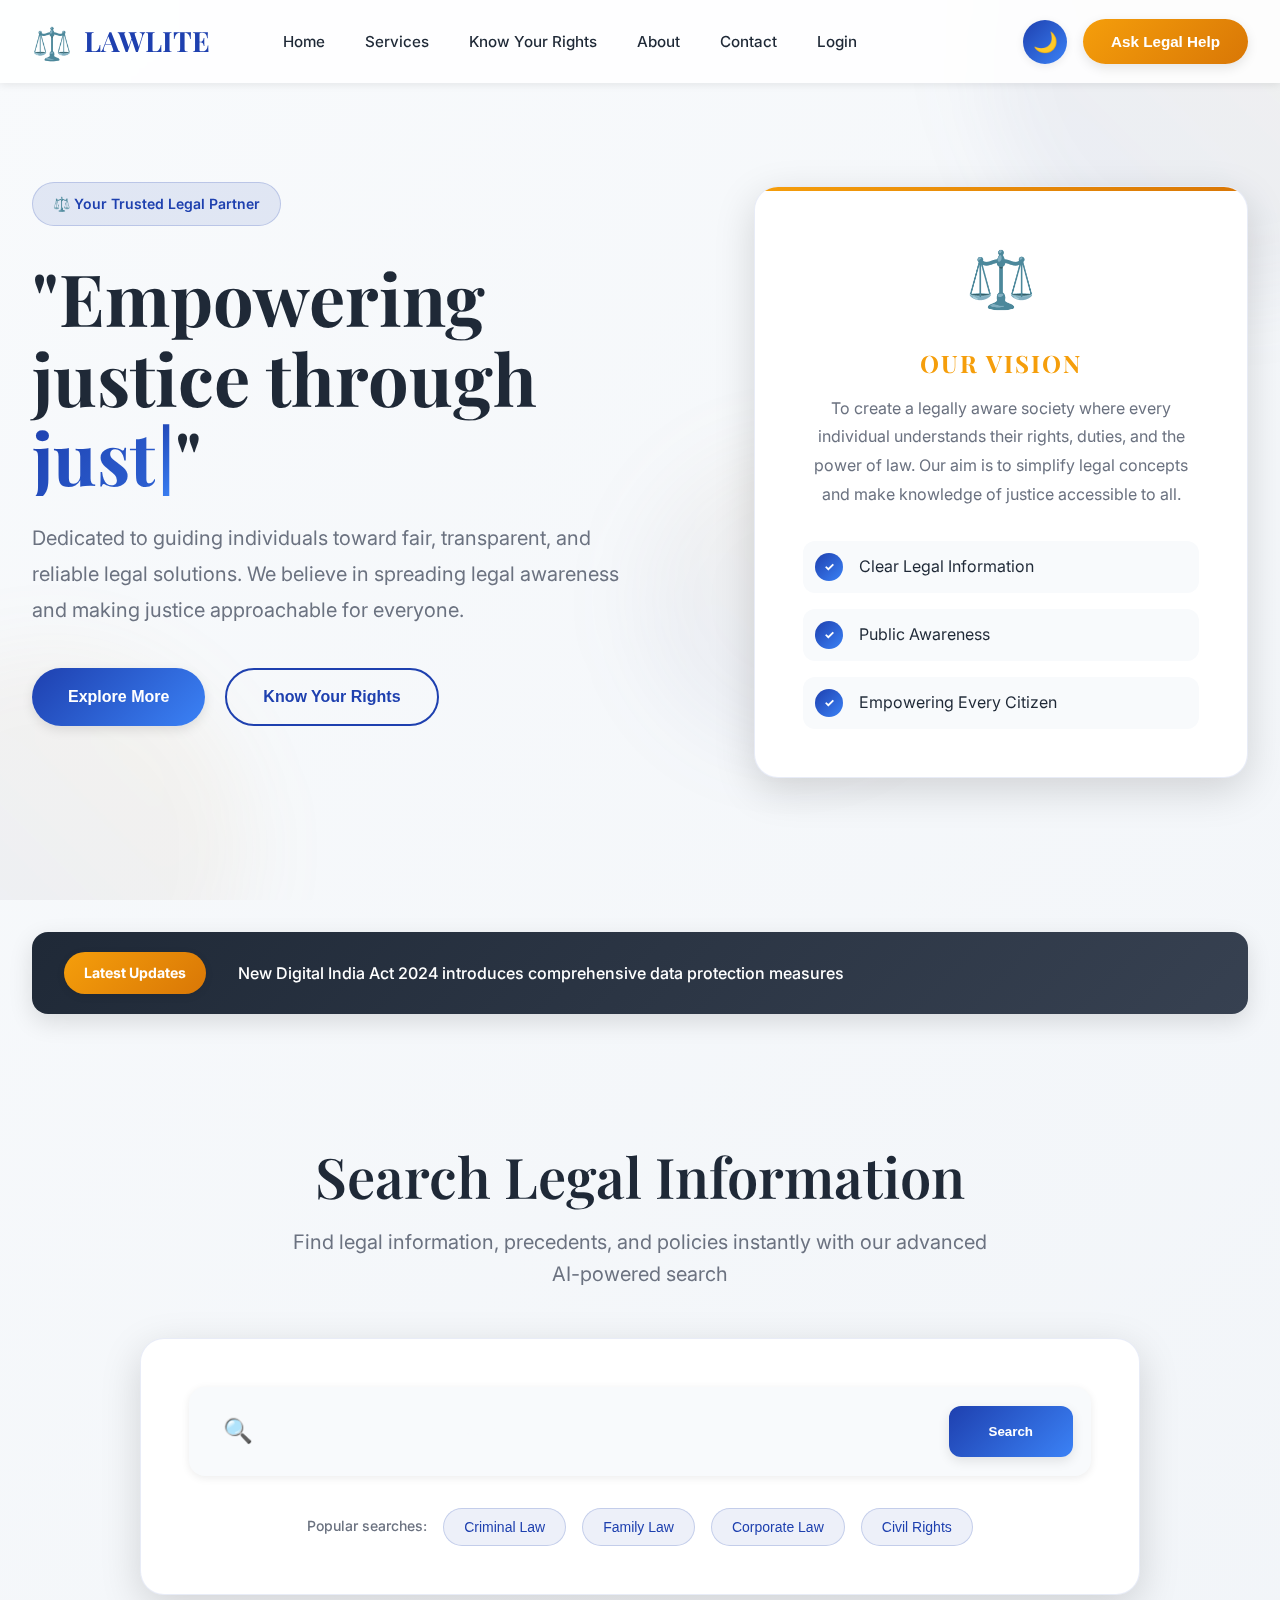
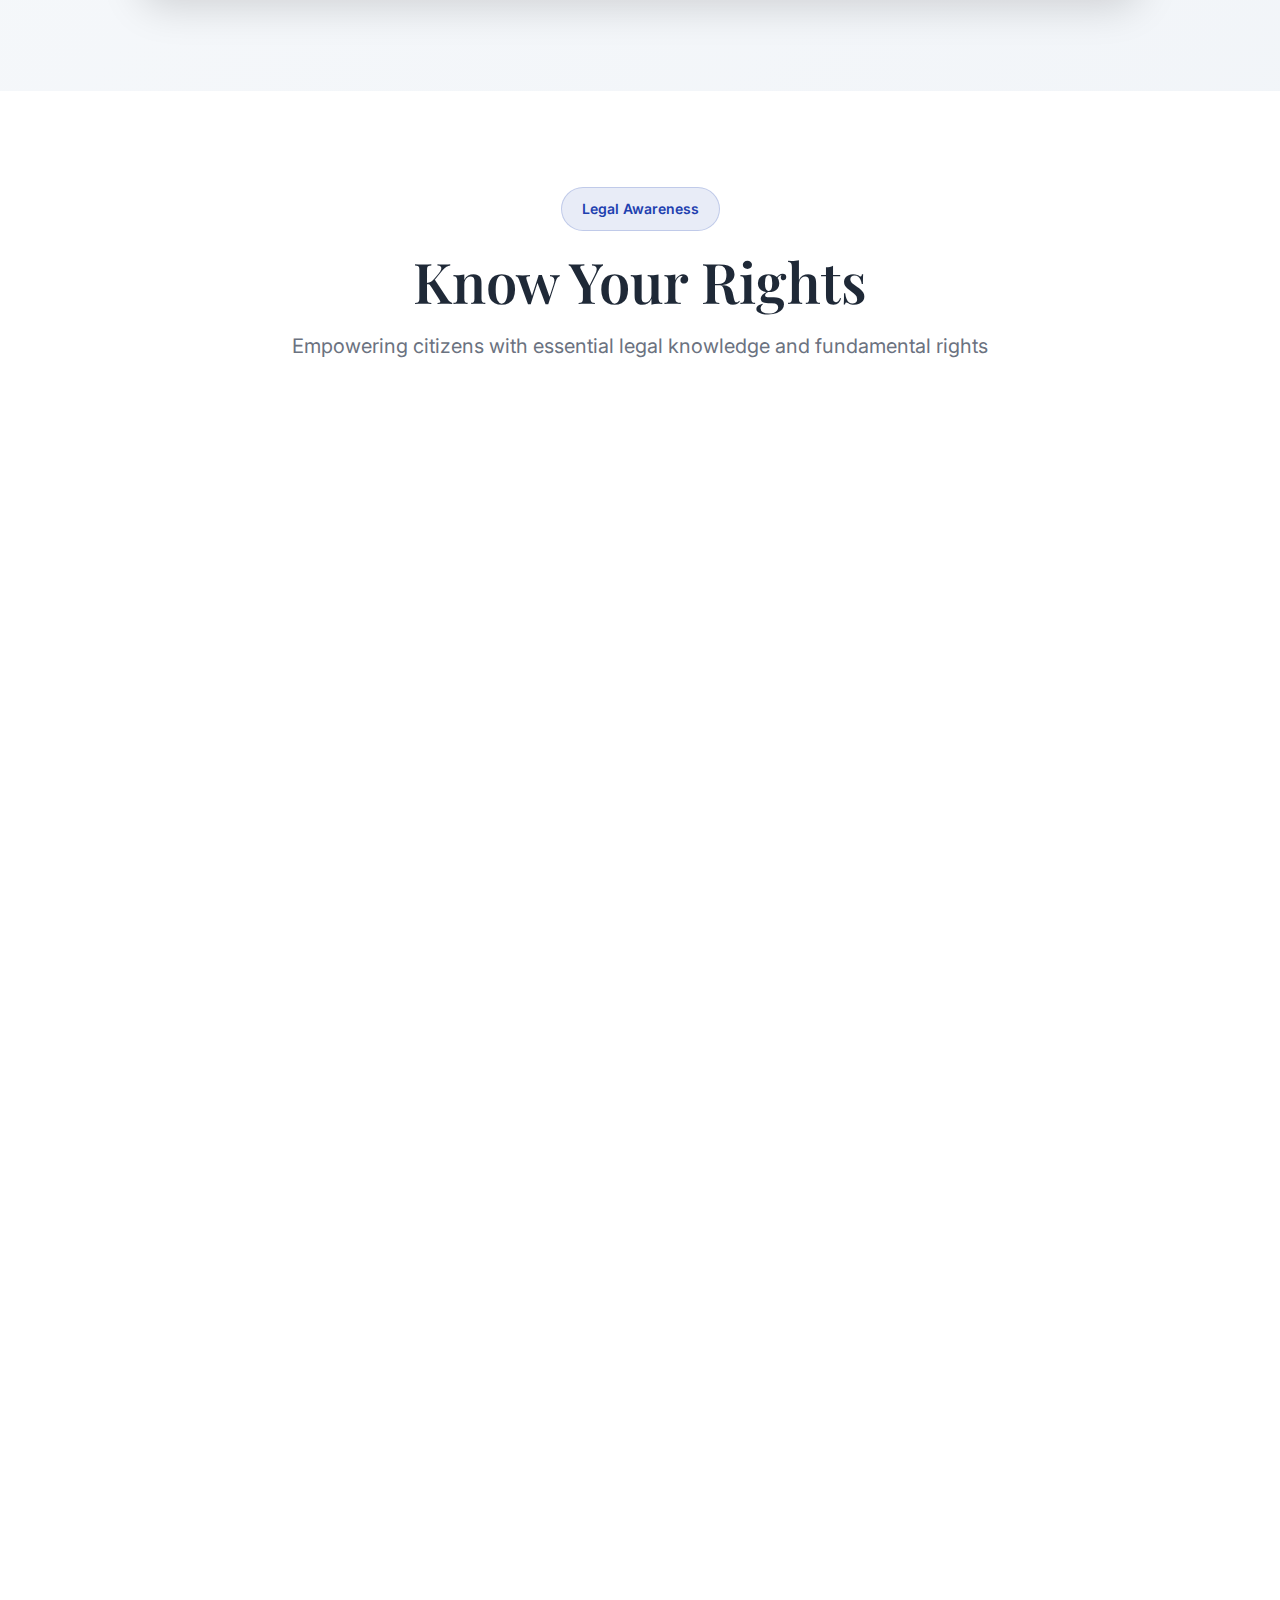
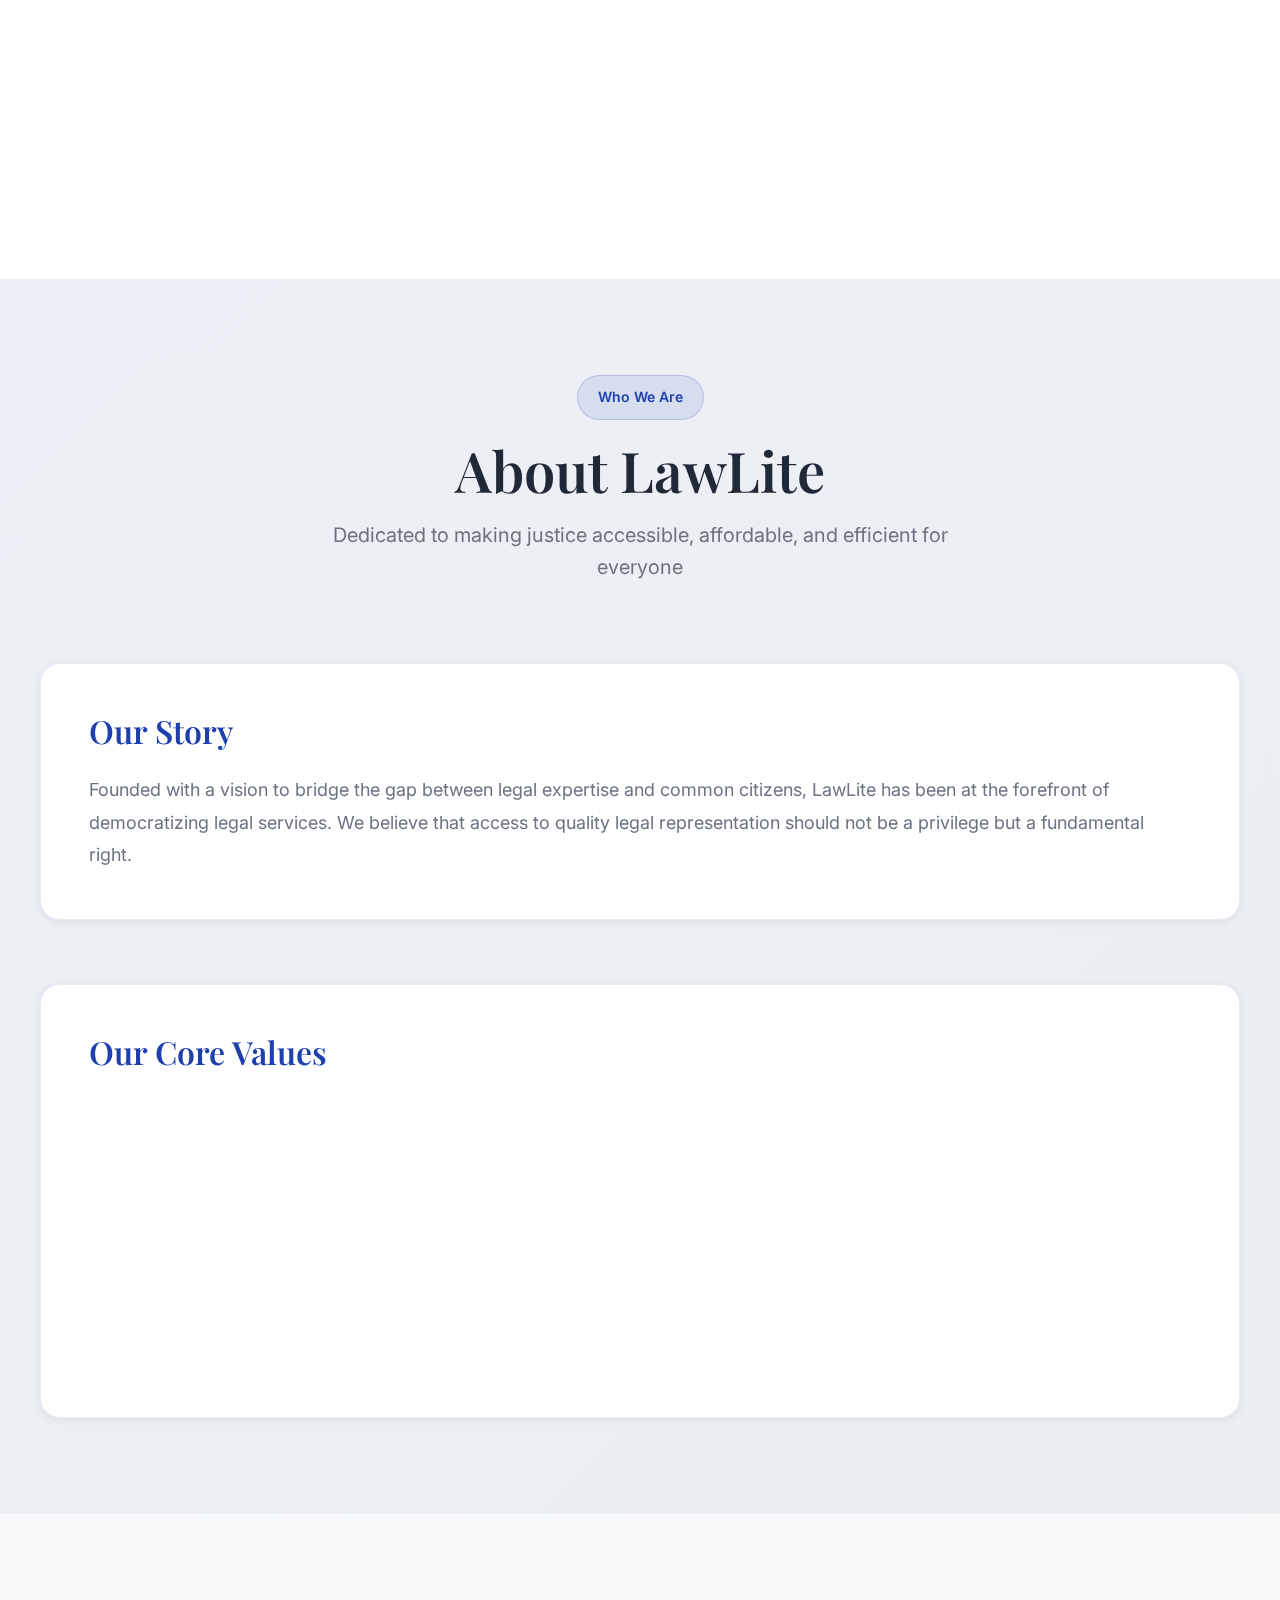
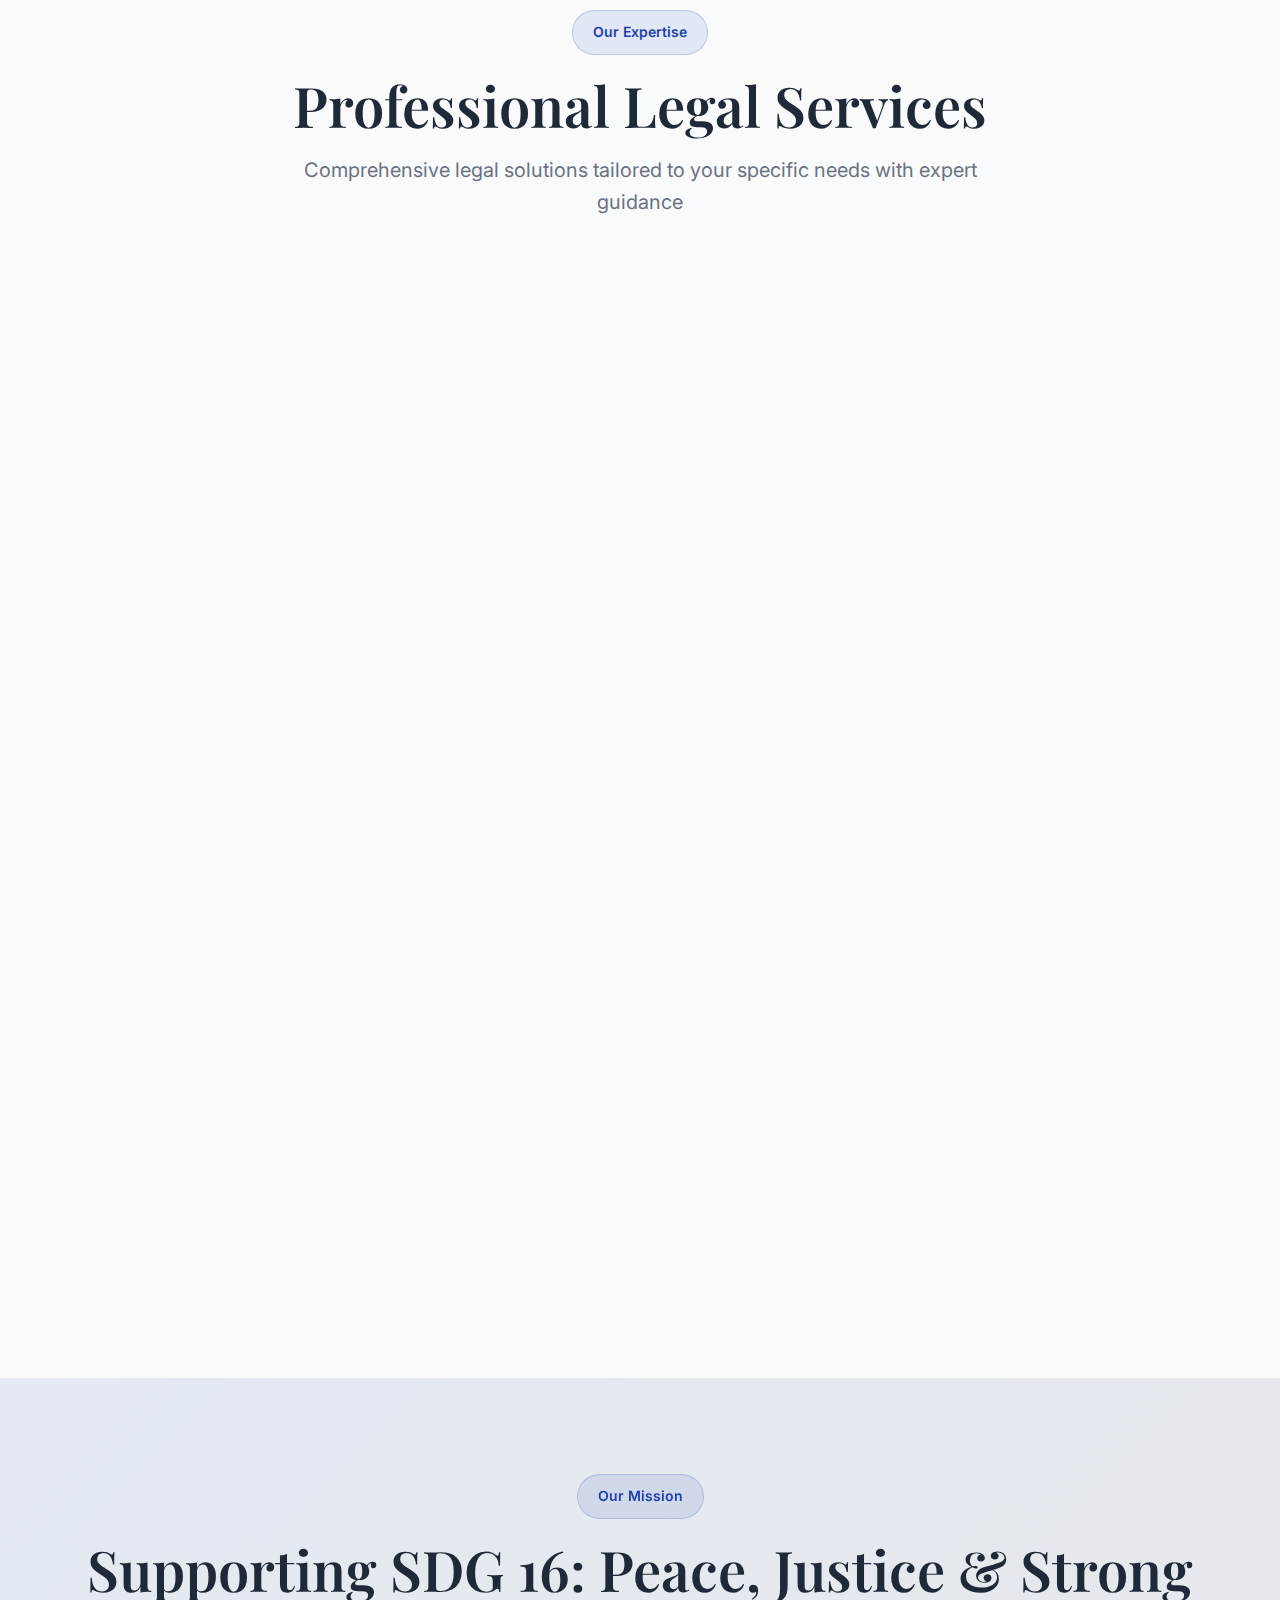
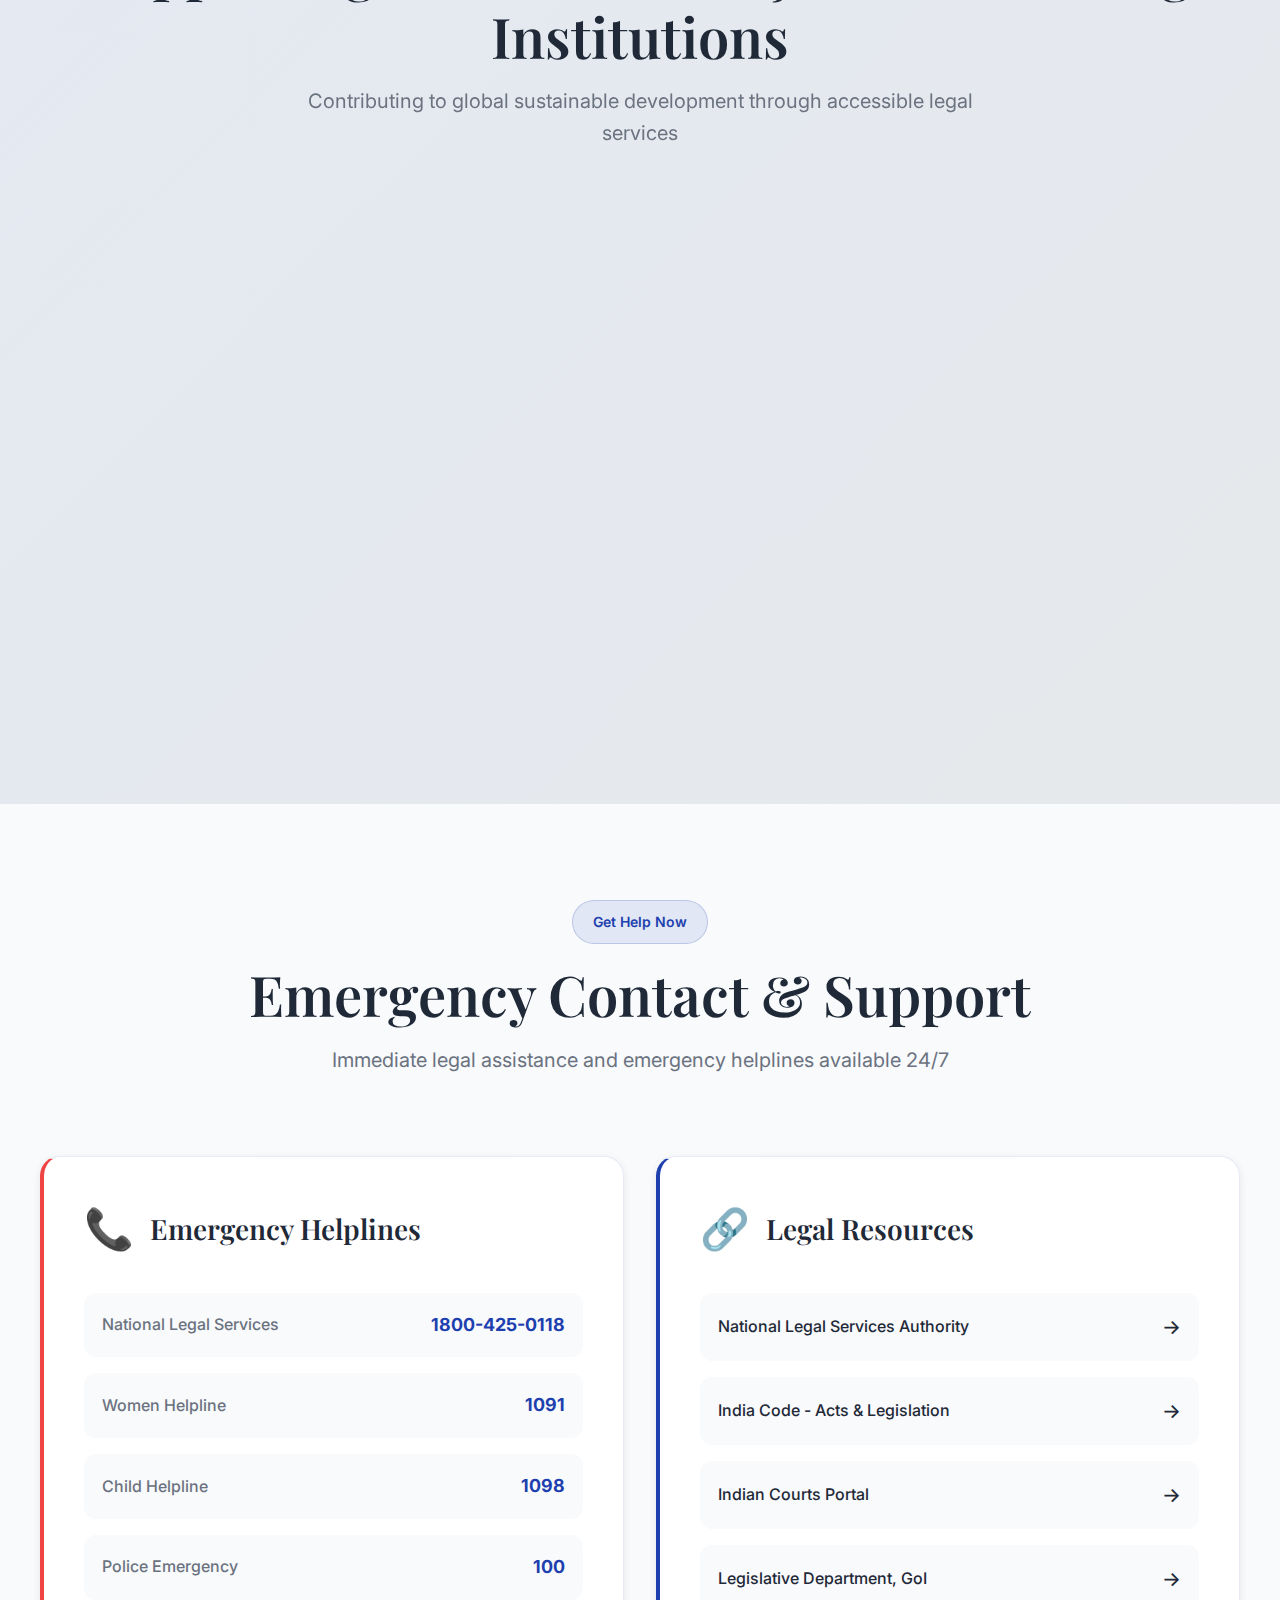
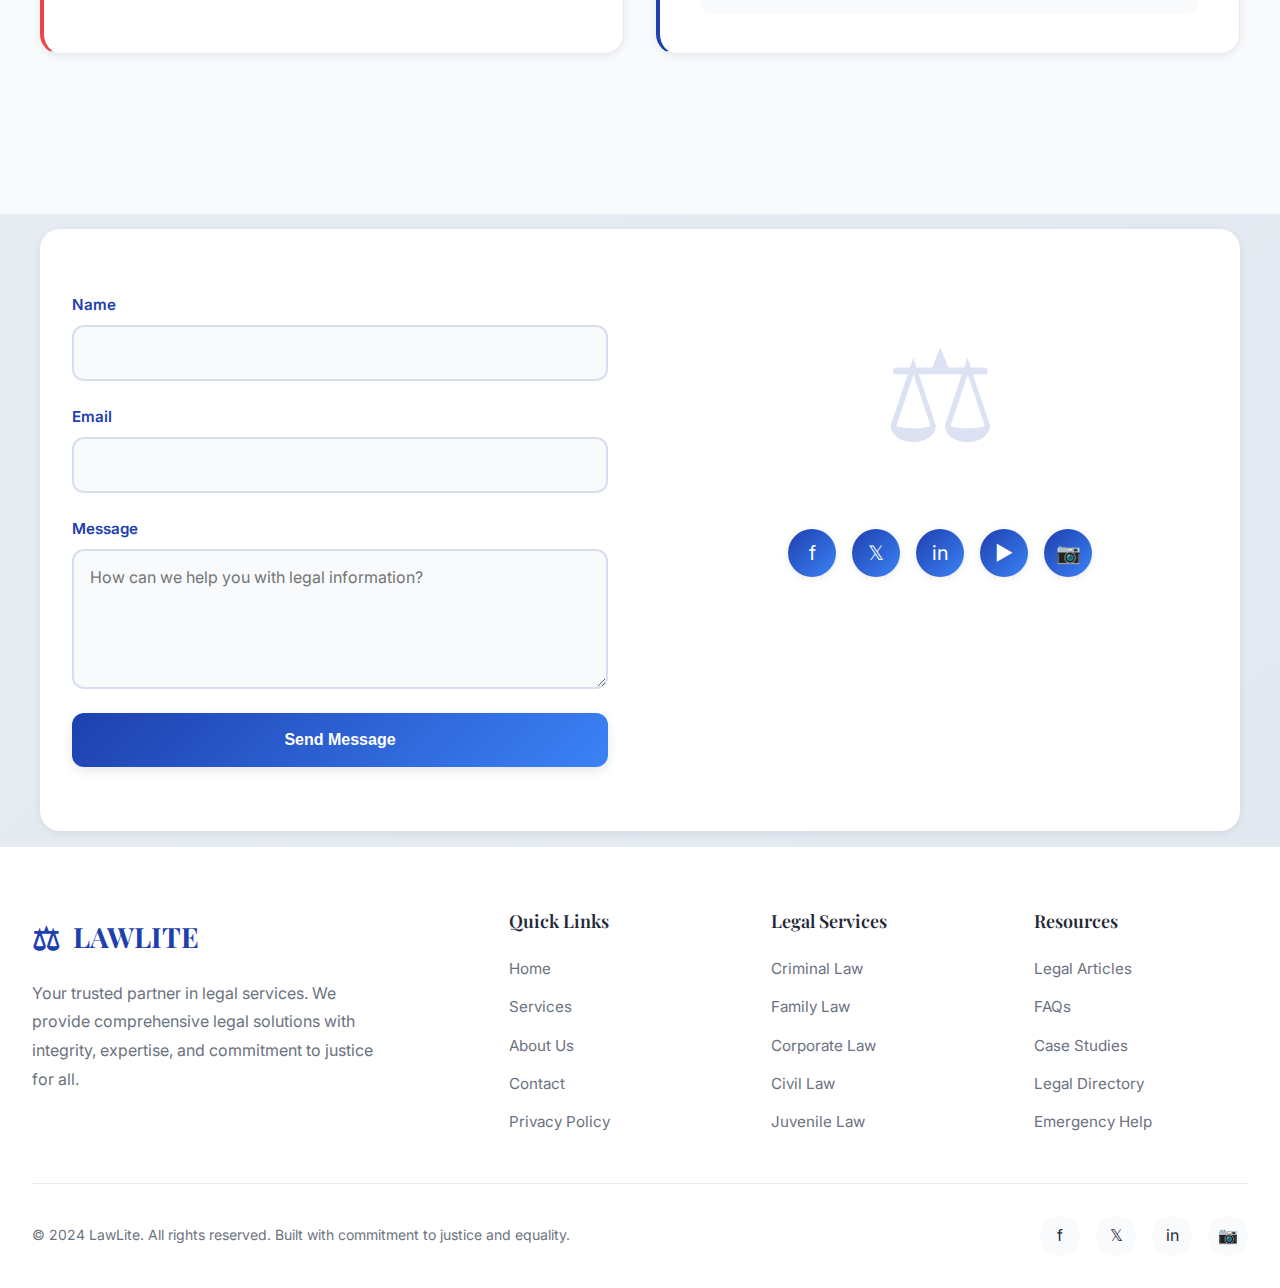
<file: LawLite/frontend/home/index.html>
<!DOCTYPE html>
<html lang="en">

<head>
    <meta charset="UTF-8">
    <meta name="viewport" content="width=device-width, initial-scale=1.0">
    <title>LawLite - Professional Legal Services</title>
    <link rel="preconnect" href="https://fonts.googleapis.com">
    <link rel="preconnect" href="https://fonts.gstatic.com" crossorigin>
    <link
        href="https://fonts.googleapis.com/css2?family=Inter:wght@300;400;500;600;700;800&family=Playfair+Display:wght@400;500;600;700;800&display=swap"
        rel="stylesheet">
    <link rel="stylesheet" href="https://cdnjs.cloudflare.com/ajax/libs/font-awesome/6.4.0/css/all.min.css">
    <link rel="stylesheet" href="style.css">
</head>

<body>
    <!-- Animated Background -->
    <div class="bg-decoration">
        <div class="floating-shape shape-1"></div>
        <div class="floating-shape shape-2"></div>
        <div class="floating-shape shape-3"></div>
    </div>

    <!-- Navigation -->
    <nav class="navbar" id="navbar">
        <div class="nav-container">
            <div class="logo">
                <span class="logo-icon">⚖️</span>
                <span class="logo-text">LAWLITE</span>
            </div>
            <ul class="nav-links">
                <li><a href="#home" class="nav-link">Home</a></li>
                <li><a href="#services" class="nav-link">Services</a></li>
                <li><a href="#rights" class="nav-link">Know Your Rights</a></li>
                <li><a href="#about" class="nav-link">About</a></li>
                <li><a href="#contact" class="nav-link">Contact</a></li>
                <!-- Login link will be hidden when user is logged in -->
                <li id="loginNavItem"><a href="/Frontend/login/login.html" class="nav-link">Login</a></li>
            </ul>
              <div id="google_translate_element" style="float: right; margin: 10px;"></div>
            <div class="nav-actions">
                <button class="dark-mode-toggle" id="darkModeToggle">🌙</button>

                <!-- Profile Icon (hidden by default) -->
                <div class="profile-icon-container" id="profileIconContainer" style="display: none;">
                    <div class="profile-dropdown">
                        <button class="profile-icon-btn" id="profileIconBtn">
                            <i class="fas fa-user-circle"></i>
                        </button>
                        <div class="dropdown-menu" id="profileDropdown">
                            <a href="/Frontend/home/profilepage.html" class="dropdown-item">
                                <i class="fas fa-user"></i> My Profile
                            </a>
                            <a href="#" class="dropdown-item" id="logoutBtn">
                                <i class="fas fa-sign-out-alt"></i> Logout
                            </a>
                        </div>
                    </div>
                </div>

                <button class="cta-button"
                    onclick="document.getElementById('form-section').scrollIntoView({ behavior: 'smooth' });">
                    Ask Legal Help
                </button>
            </div>
        </div>
    </nav>

    <!-- Hero Section -->
    <section class="hero-section" id="home">
        <div class="hero-container">
            <div class="hero-content">
                <div class="hero-badge">⚖️ Your Trusted Legal Partner</div>
                <h1 class="hero-title">
                    "Empowering justice through
                    <span class="gradient-text" id="typewriter"></span><span class="cursor">|</span>"
                </h1>
                <p class="hero-description">
                    Dedicated to guiding individuals toward fair, transparent, and reliable legal solutions.
                    We believe in spreading legal awareness and making justice approachable for everyone.
                </p>
                <div class="hero-buttons">
                    <button class="btn-primary">Explore More</button>
                    <button class="btn-secondary">Know Your Rights</button>
                </div>
            </div>

            <div class="vision-card">
                <div class="vision-icon">⚖️</div>
                <h3 class="vision-title">OUR VISION</h3>
                <p class="vision-description">
                    To create a legally aware society where every individual understands their rights,
                    duties, and the power of law. Our aim is to simplify legal concepts and make
                    knowledge of justice accessible to all.
                </p>
                <div class="vision-features">
                    <div class="feature-item">
                        <span class="feature-icon">✓</span>
                        <span>Clear Legal Information</span>
                    </div>
                    <div class="feature-item">
                        <span class="feature-icon">✓</span>
                        <span>Public Awareness</span>
                    </div>
                    <div class="feature-item">
                        <span class="feature-icon">✓</span>
                        <span>Empowering Every Citizen</span>
                    </div>
                </div>
            </div>

        </div>
    </section>

    <!-- News Ticker -->
    <section class="news-ticker">
        <div class="ticker-container">
            <div class="ticker-label">Latest Updates</div>
            <div class="ticker-content">
                <div class="ticker-item active">New Digital India Act 2024 introduces comprehensive data protection
                    measures</div>
                <div class="ticker-item">Supreme Court ruling on environmental protection strengthens green laws</div>
                <div class="ticker-item">Legal aid services expanded to rural areas nationwide</div>
            </div>
        </div>
    </section>

    <!-- Search Section -->
    <section class="search-section">
        <div class="search-container">
            <h2 class="search-title">Search Legal Information</h2>
            <p class="search-subtitle">Find legal information, precedents, and policies instantly with our advanced
                AI-powered search</p>
            <div class="search-wrapper">
                <div class="search-box">
                    <div class="search-icon">🔍</div>
                    <input type="text" placeholder="Enter law, policy, or keyword..." class="search-input"
                        id="searchInput">
                    <button type="button" class="search-btn">Search</button>
                </div>
                <div class="search-suggestions">
                    <span class="suggestion-label">Popular searches:</span>
                    <button class="suggestion-tag">Criminal Law</button>
                    <button class="suggestion-tag">Family Law</button>
                    <button class="suggestion-tag">Corporate Law</button>
                    <button class="suggestion-tag">Civil Rights</button>
                </div>
            </div>
        </div>
    </section>

    <!-- Know Your Rights Section -->
    <section class="rights-section" id="rights">
        <div class="rights-container">
            <div class="section-header">
                <div class="section-badge">Legal Awareness</div>
                <h2 class="section-title">Know Your Rights</h2>
                <p class="section-subtitle">Empowering citizens with essential legal knowledge and fundamental rights
                </p>
            </div>

            <div class="rights-grid">
                <div class="rights-card">
                    <div class="rights-icon">📜</div>
                    <h3 class="rights-title">Fundamental Rights</h3>
                    <p class="rights-description">
                        Every citizen has constitutional rights including equality, freedom of speech,
                        right to life and personal liberty, and protection against discrimination.
                    </p>
                    <ul class="rights-list">
                        <li>Right to Equality (Article 14-18)</li>
                        <li>Right to Freedom (Article 19-22)</li>
                        <li>Right Against Exploitation (Article 23-24)</li>
                        <li>Right to Constitutional Remedies (Article 32)</li>
                    </ul>
                    <a href="../rights/fundamentalrights.html" class="rights-link">Learn More →</a>
                </div>

                <div class="rights-card">
                    <div class="rights-icon">⚖️</div>
                    <h3 class="rights-title">Legal Protections</h3>
                    <p class="rights-description">
                        Understanding your legal protections in various situations including arrest,
                        workplace disputes, consumer rights, and property matters.
                    </p>
                    <ul class="rights-list">
                        <li>Right to legal representation</li>
                        <li>Protection against unlawful arrest</li>
                        <li>Consumer protection rights</li>
                        <li>Workplace harassment safeguards</li>
                    </ul>
                    <a href="../rights/legalprotections.html" class="rights-link">Learn More →</a>
                </div>

                <div class="rights-card">
                    <div class="rights-icon">👥</div>
                    <h3 class="rights-title">Special Groups</h3>
                    <p class="rights-description">
                        Enhanced protections for vulnerable groups including women, children,
                        senior citizens, and persons with disabilities.
                    </p>
                    <ul class="rights-list">
                        <li>Women's rights and protection laws</li>
                        <li>Child protection and welfare</li>
                        <li>Senior citizen benefits</li>
                        <li>Disability rights and accessibility</li>
                    </ul>
                    <a href="../rights/specialgroups.html" class="rights-link">Learn More →</a>
                </div>

                <div class="rights-card">
                    <div class="rights-icon">🏠</div>
                    <h3 class="rights-title">Property & Housing</h3>
                    <p class="rights-description">
                        Legal rights related to property ownership, tenancy, inheritance,
                        and protection against illegal eviction or property disputes.
                    </p>
                    <ul class="rights-list">
                        <li>Tenant rights and responsibilities</li>
                        <li>Property ownership laws</li>
                        <li>Inheritance and succession</li>
                        <li>Housing and eviction protection</li>
                    </ul>
                    <a href="../rights/propertyhousing.html" class="rights-link">Learn More →</a>
                </div>

                <div class="rights-card">
                    <div class="rights-icon">💼</div>
                    <h3 class="rights-title">Employment Rights</h3>
                    <p class="rights-description">
                        Workplace rights including fair wages, safe working conditions,
                        protection against discrimination, and termination procedures.
                    </p>
                    <ul class="rights-list">
                        <li>Minimum wage and payment rights</li>
                        <li>Safe workplace conditions</li>
                        <li>Anti-discrimination protections</li>
                        <li>Wrongful termination remedies</li>
                    </ul>
                    <a href="../rights/employmentrights.html" class="rights-link">Learn More →</a>
                </div>

                <div class="rights-card">
                    <div class="rights-icon">🛡️</div>
                    <h3 class="rights-title">Privacy & Data</h3>
                    <p class="rights-description">
                        Digital rights and privacy protections in the modern age including
                        data protection, online privacy, and cyber security laws.
                    </p>
                    <ul class="rights-list">
                        <li>Personal data protection</li>
                        <li>Right to privacy</li>
                        <li>Cyber crime protections</li>
                        <li>Digital consent and permissions</li>
                    </ul>
                    <a href="../rights/privacydata.html" class="rights-link">Learn More →</a>
                </div>
            </div>
        </div>
    </section>

    <!-- About Section -->
    <section class="about-section" id="about">
        <div class="about-container">
            <div class="section-header">
                <div class="section-badge">Who We Are</div>
                <h2 class="section-title">About LawLite</h2>
                <p class="section-subtitle">Dedicated to making justice accessible, affordable, and efficient for
                    everyone</p>
            </div>

            <div class="about-content">
                <div class="about-story">
                    <h3 class="about-heading">Our Story</h3>
                    <p class="about-text">
                        Founded with a vision to bridge the gap between legal expertise and common citizens,
                        LawLite has been at the forefront of democratizing legal services. We believe that
                        access to quality legal representation should not be a privilege but a fundamental right.
                    </p>

                </div>

                <div class="about-values">
                    <h3 class="about-heading">Our Core Values</h3>
                    <div class="values-grid">
                        <div class="value-item">
                            <div class="value-icon">🎯</div>
                            <h4>Integrity</h4>
                            <p>Upholding the highest ethical standards in every case we handle</p>
                        </div>
                        <div class="value-item">
                            <div class="value-icon">🤝</div>
                            <h4>Accessibility</h4>
                            <p>Making legal services available to all, breaking economic barriers</p>
                        </div>
                        <div class="value-item">
                            <div class="value-icon">⚡</div>
                            <h4>Excellence</h4>
                            <p>Delivering superior legal solutions with expertise and dedication</p>
                        </div>
                        <div class="value-item">
                            <div class="value-icon">💙</div>
                            <h4>Compassion</h4>
                            <p>Understanding client needs with empathy and human connection</p>
                        </div>
                    </div>
                </div>
            </div>
        </div>
    </section>

    <!-- Services Section -->
    <section class="services-section" id="services">
        <div class="services-container">
            <div class="section-header">
                <div class="section-badge">Our Expertise</div>
                <h2 class="section-title">Professional Legal Services</h2>
                <p class="section-subtitle">Comprehensive legal solutions tailored to your specific needs with expert
                    guidance</p>
            </div>

            <div class="services-grid">
                <div class="service-card">
                    <div class="card-header">
                        <div class="service-icon">⚖</div>
                        <div class="service-category">Defense</div>
                    </div>
                    <h3 class="service-title">Criminal Law</h3>
                    <p class="service-description">
                        Expert defense and representation for criminal cases, ensuring your rights are protected
                        throughout the entire legal process with experienced attorneys.
                    </p>
                    <div class="service-features">
                        <span class="feature-badge">24/7 Support</span>
                        <span class="feature-badge">Expert Team</span>
                    </div>
                    <a href="../laws/criminallaw.html" class="service-link">
                        <span>Learn More</span>
                        <span class="link-arrow">→</span>
                    </a>
                </div>

                <div class="service-card featured">
                    <div class="featured-badge">Most Popular</div>
                    <div class="card-header">
                        <div class="service-icon">👨‍⚖</div>
                        <div class="service-category">Specialized</div>
                    </div>
                    <h3 class="service-title">Juvenile Law</h3>
                    <p class="service-description">
                        Specialized legal services for minors, focusing on rehabilitation and protecting
                        the best interests of young individuals with compassionate approach.
                    </p>
                    <div class="service-features">
                        <span class="feature-badge">Confidential</span>
                        <span class="feature-badge">Specialized</span>
                    </div>
                    <a href="../laws/juvenilelaw.html" class="service-link">
                        <span>Learn More</span>
                        <span class="link-arrow">→</span>
                    </a>
                </div>

                <div class="service-card">
                    <div class="card-header">
                        <div class="service-icon">🛡</div>
                        <div class="service-category">Protection</div>
                    </div>
                    <h3 class="service-title">Robbery & Theft</h3>
                    <p class="service-description">
                        Comprehensive legal support for theft-related cases, providing strong defense
                        strategies and expert legal guidance with proven track record.
                    </p>
                    <div class="service-features">
                        <span class="feature-badge">Quick Response</span>
                        <span class="feature-badge">Strong Defense</span>
                    </div>
                    <a href="../laws/robbery&theft.html" class="service-link">
                        <span>Learn More</span>
                        <span class="link-arrow">→</span>
                    </a>
                </div>

                <div class="service-card">
                    <div class="card-header">
                        <div class="service-icon">📋</div>
                        <div class="service-category">General</div>
                    </div>
                    <h3 class="service-title">Civil Law</h3>
                    <p class="service-description">
                        Resolution of civil disputes, contract issues, and personal matters through
                        skilled legal representation and professional mediation services.
                    </p>
                    <div class="service-features">
                        <span class="feature-badge">Mediation</span>
                        <span class="feature-badge">Quick Resolution</span>
                    </div>
                    <a href="../laws/civillaw.html" class="service-link">
                        <span>Learn More</span>
                        <span class="link-arrow">→</span>
                    </a>
                </div>

                <div class="service-card">
                    <div class="card-header">
                        <div class="service-icon">👨‍👩‍👧‍👦</div>
                        <div class="service-category">Personal</div>
                    </div>
                    <h3 class="service-title">Family Law</h3>
                    <p class="service-description">
                        Sensitive handling of family matters including divorce, custody, adoption,
                        and domestic relations with utmost care, discretion and empathy.
                    </p>
                    <div class="service-features">
                        <span class="feature-badge">Confidential</span>
                        <span class="feature-badge">Compassionate</span>
                    </div>
                    <a href="../laws/familylaw.html" class="service-link">
                        <span>Learn More</span>
                        <span class="link-arrow">→</span>
                    </a>
                </div>

                <div class="service-card">
                    <div class="card-header">
                        <div class="service-icon">🏢</div>
                        <div class="service-category">Business</div>
                    </div>
                    <h3 class="service-title">Corporate Law</h3>
                    <p class="service-description">
                        Comprehensive business legal solutions including compliance, contracts, mergers,
                        and corporate governance for enterprises of all sizes and industries.
                    </p>
                    <div class="service-features">
                        <span class="feature-badge">Business Focus</span>
                        <span class="feature-badge">Compliance</span>
                    </div>
                    <a href="../laws/corporatelaw.html" class="service-link">
                        <span>Learn More</span>
                        <span class="link-arrow">→</span>
                    </a>
                </div>
            </div>
        </div>
    </section>

    <!-- SDG Section -->
    <section class="sdg-section">
        <div class="sdg-container">
            <div class="section-header">
                <div class="section-badge">Our Mission</div>
                <h2 class="section-title">Supporting SDG 16: Peace, Justice & Strong Institutions</h2>
                <p class="section-subtitle">Contributing to global sustainable development through accessible legal
                    services</p>
            </div>

            <div class="sdg-grid">
                <div class="sdg-card">
                    <div class="sdg-icon">⚖</div>
                    <h3 class="sdg-title">Access To Justice</h3>
                    <p class="sdg-description">
                        Ensuring equal access to justice for all individuals, regardless of social or economic
                        background,
                        and empowering communities with comprehensive legal awareness and support systems.
                    </p>
                </div>

                <div class="sdg-card">
                    <div class="sdg-icon">🏛</div>
                    <h3 class="sdg-title">Strong Institutions</h3>
                    <p class="sdg-description">
                        Promoting transparent, accountable, and inclusive institutions that uphold the rule of law
                        and protect human rights for everyone in our diverse society.
                    </p>
                </div>

                <div class="sdg-card">
                    <div class="sdg-icon">🕊</div>
                    <h3 class="sdg-title">Peace & Security</h3>
                    <p class="sdg-description">
                        Building peaceful societies by reducing violence, strengthening public trust,
                        and ensuring fairness in governance and justice systems across all community levels.
                    </p>
                </div>
            </div>
        </div>
    </section>

    <!-- Contact Section -->
    <section class="contact-section" id="contact">
        <div class="contact-container">
            <div class="section-header">
                <div class="section-badge">Get Help Now</div>
                <h2 class="section-title">Emergency Contact & Support</h2>
                <p class="section-subtitle">Immediate legal assistance and emergency helplines available 24/7</p>
            </div>

            <div class="contact-grid">
                <div class="contact-card emergency">
                    <div class="contact-header-card">
                        <div class="contact-icon">📞</div>
                        <h3>Emergency Helplines</h3>
                    </div>
                    <div class="contact-list">
                        <div class="contact-item">
                            <span class="contact-label">National Legal Services</span>
                            <a href="tel:1800-425-0118" class="contact-number">1800-425-0118</a>
                        </div>
                        <div class="contact-item">
                            <span class="contact-label">Women Helpline</span>
                            <a href="tel:1091" class="contact-number">1091</a>
                        </div>
                        <div class="contact-item">
                            <span class="contact-label">Child Helpline</span>
                            <a href="tel:1098" class="contact-number">1098</a>
                        </div>
                        <div class="contact-item">
                            <span class="contact-label">Police Emergency</span>
                            <a href="tel:100" class="contact-number">100</a>
                        </div>
                    </div>
                </div>

                <div class="contact-card resources">
                    <div class="contact-header-card">
                        <div class="contact-icon">🔗</div>
                        <h3>Legal Resources</h3>
                    </div>
                    <div class="resource-list">
                        <a href="https://nalsa.gov.in/" target="_blank" class="resource-link">
                            <span>National Legal Services Authority</span>
                            <span class="resource-arrow">→</span>
                        </a>
                        <a href="https://indiacode.nic.in/" target="_blank" class="resource-link">
                            <span>India Code - Acts & Legislation</span>
                            <span class="resource-arrow">→</span>
                        </a>
                        <a href="https://www.indiacourts.nic.in/" target="_blank" class="resource-link">
                            <span>Indian Courts Portal</span>
                            <span class="resource-arrow">→</span>
                        </a>
                        <a href="https://legislative.gov.in/" target="_blank" class="resource-link">
                            <span>Legislative Department, GoI</span>
                            <span class="resource-arrow">→</span>
                        </a>
                    </div>
                </div>
            </div>
        </div>
    </section>

    <!-- Contact Form Section -->
    <section class="form-section" id="form-section">
        <div class="contact-form-wrapper">
            <form class="form" id="contactForm">
                <div id="formMessage" class="form-message"></div>
                <div class="form-group">
                    <label for="name">Name</label>
                    <input type="text" id="name" name="name" required>
                    <span class="form-error">Please enter your name</span>
                </div>
                <div class="form-group">
                    <label for="email">Email</label>
                    <input type="email" id="email" name="email" required>
                    <span class="form-error">Please enter a valid email</span>
                </div>
                <div class="form-group">
                    <label for="message">Message</label>
                    <textarea id="message" name="message" placeholder="How can we help you with legal information?"
                        required></textarea>
                    <span class="form-error">Please enter your message</span>
                </div>
                <button type="submit" class="submit-btn">Send Message</button>
            </form>
            <div class="contact-info">
                <div class="justice-illustration">⚖</div>
                <div class="social-links">
                    <a href="#" aria-label="Facebook">f</a>
                    <a href="#" aria-label="Twitter">𝕏</a>
                    <a href="#" aria-label="LinkedIn">in</a>
                    <a href="#" aria-label="YouTube">▶</a>
                    <a href="#" aria-label="Instagram">📷</a>
                </div>
            </div>
        </div>
    </section>

    <!-- Footer -->
    <footer class="site-footer">
        <div class="footer-content">
            <div class="footer-brand">
                <div class="footer-logo">
                    <span class="logo-icon">⚖</span>
                    <span>LAWLITE</span>
                </div>
                <p class="footer-description">
                    Your trusted partner in legal services. We provide comprehensive legal solutions
                    with integrity, expertise, and commitment to justice for all.
                </p>
            </div>

            <div class="footer-section">
                <h4>Quick Links</h4>
                <div class="footer-links">
                    <a href="#home">Home</a>
                    <a href="#services">Services</a>
                    <a href="#about">About Us</a>
                    <a href="#contact">Contact</a>
                    <a href="#">Privacy Policy</a>
                </div>
            </div>

            <div class="footer-section">
                <h4>Legal Services</h4>
                <div class="footer-links">
                    <a href="#">Criminal Law</a>
                    <a href="#">Family Law</a>
                    <a href="#">Corporate Law</a>
                    <a href="#">Civil Law</a>
                    <a href="#">Juvenile Law</a>
                </div>
            </div>

            <div class="footer-section">
                <h4>Resources</h4>
                <div class="footer-links">
                    <a href="#">Legal Articles</a>
                    <a href="#">FAQs</a>
                    <a href="#">Case Studies</a>
                    <a href="#">Legal Directory</a>
                    <a href="#">Emergency Help</a>
                </div>
            </div>
        </div>

        <div class="footer-bottom">
            <div class="copyright">
                © 2024 LawLite. All rights reserved. Built with commitment to justice and equality.
            </div>
            <div class="footer-social">
                <a href="#" aria-label="Facebook">f</a>
                <a href="#" aria-label="Twitter">𝕏</a>
                <a href="#" aria-label="LinkedIn">in</a>
                <a href="#" aria-label="Instagram">📷</a>
            </div>
        </div>
    </footer>
    <script src="../session.js"></script>
    <script src="script.js"></script>
    <script>
        // Update navigation based on login status
        function updateNavigation() {
            const sessionManager = new SessionManager();
            const navLinks = document.querySelector('.nav-links');

            if (sessionManager.isLoggedIn() && navLinks) {
                const user = sessionManager.getCurrentUser();
                const loginLink = navLinks.querySelector('a[href*="login.html"]');

                if (loginLink) {
                    loginLink.innerHTML = `👤 ${user.firstName}`;
                    loginLink.href = '../home/profilepage.html';
                }

                // Add logout button to nav-actions
                const navActions = document.querySelector('.nav-actions');
                if (navActions && !navActions.querySelector('.logout-btn')) {
                    const logoutBtn = document.createElement('button');
                    logoutBtn.textContent = 'Logout';
                    logoutBtn.className = 'logout-btn';
                    logoutBtn.style.marginLeft = '1rem';
                    logoutBtn.style.padding = '0.5rem 1rem';
                    logoutBtn.style.background = '#ef4444';
                    logoutBtn.style.color = 'white';
                    logoutBtn.style.border = 'none';
                    logoutBtn.style.borderRadius = '5px';
                    logoutBtn.style.cursor = 'pointer';
                    logoutBtn.style.fontSize = '0.9rem';

                    logoutBtn.addEventListener('click', () => {
                        sessionManager.logout();
                    });

                    navActions.appendChild(logoutBtn);
                }
            }
        }

        // Initialize when page loads
        document.addEventListener('DOMContentLoaded', function () {
            updateNavigation();

            // Update any user-specific content
            const sessionManager = new SessionManager();
            if (sessionManager.isLoggedIn()) {
                const user = sessionManager.getCurrentUser();
                console.log('User logged in:', user.firstName);
                // You can update other user-specific content here
            }
        });
    </script>
    <script>
        // Debug and initialize navbar
        document.addEventListener('DOMContentLoaded', function () {
            console.log('DOM loaded - checking session manager');

            if (typeof sessionManager !== 'undefined') {
                console.log('Session manager found, updating navbar...');
                sessionManager.updateNavbar();

                // Setup logout functionality
                const logoutBtn = document.getElementById('logoutBtn');
                if (logoutBtn) {
                    logoutBtn.addEventListener('click', function (e) {
                        e.preventDefault();
                        console.log('Logout clicked');
                        sessionManager.logout();
                    });
                }

                // Close dropdown when clicking outside
                document.addEventListener('click', function (e) {
                    const dropdown = document.getElementById('profileDropdown');
                    const profileBtn = document.getElementById('profileIconBtn');

                    if (dropdown && profileBtn && !profileBtn.contains(e.target) && !dropdown.contains(e.target)) {
                        dropdown.style.display = 'none';
                    }
                });

                // Toggle dropdown on button click
                const profileBtn = document.getElementById('profileIconBtn');
                if (profileBtn) {
                    profileBtn.addEventListener('click', function (e) {
                        e.stopPropagation();
                        const dropdown = document.getElementById('profileDropdown');
                        if (dropdown) {
                            const isVisible = dropdown.style.display === 'block';
                            dropdown.style.display = isVisible ? 'none' : 'block';
                            console.log('Dropdown toggled:', !isVisible);
                        }
                    });
                }
            } else {
                console.error('Session manager not found!');
            }
        });
    </script>
</body>

</html>
</file>
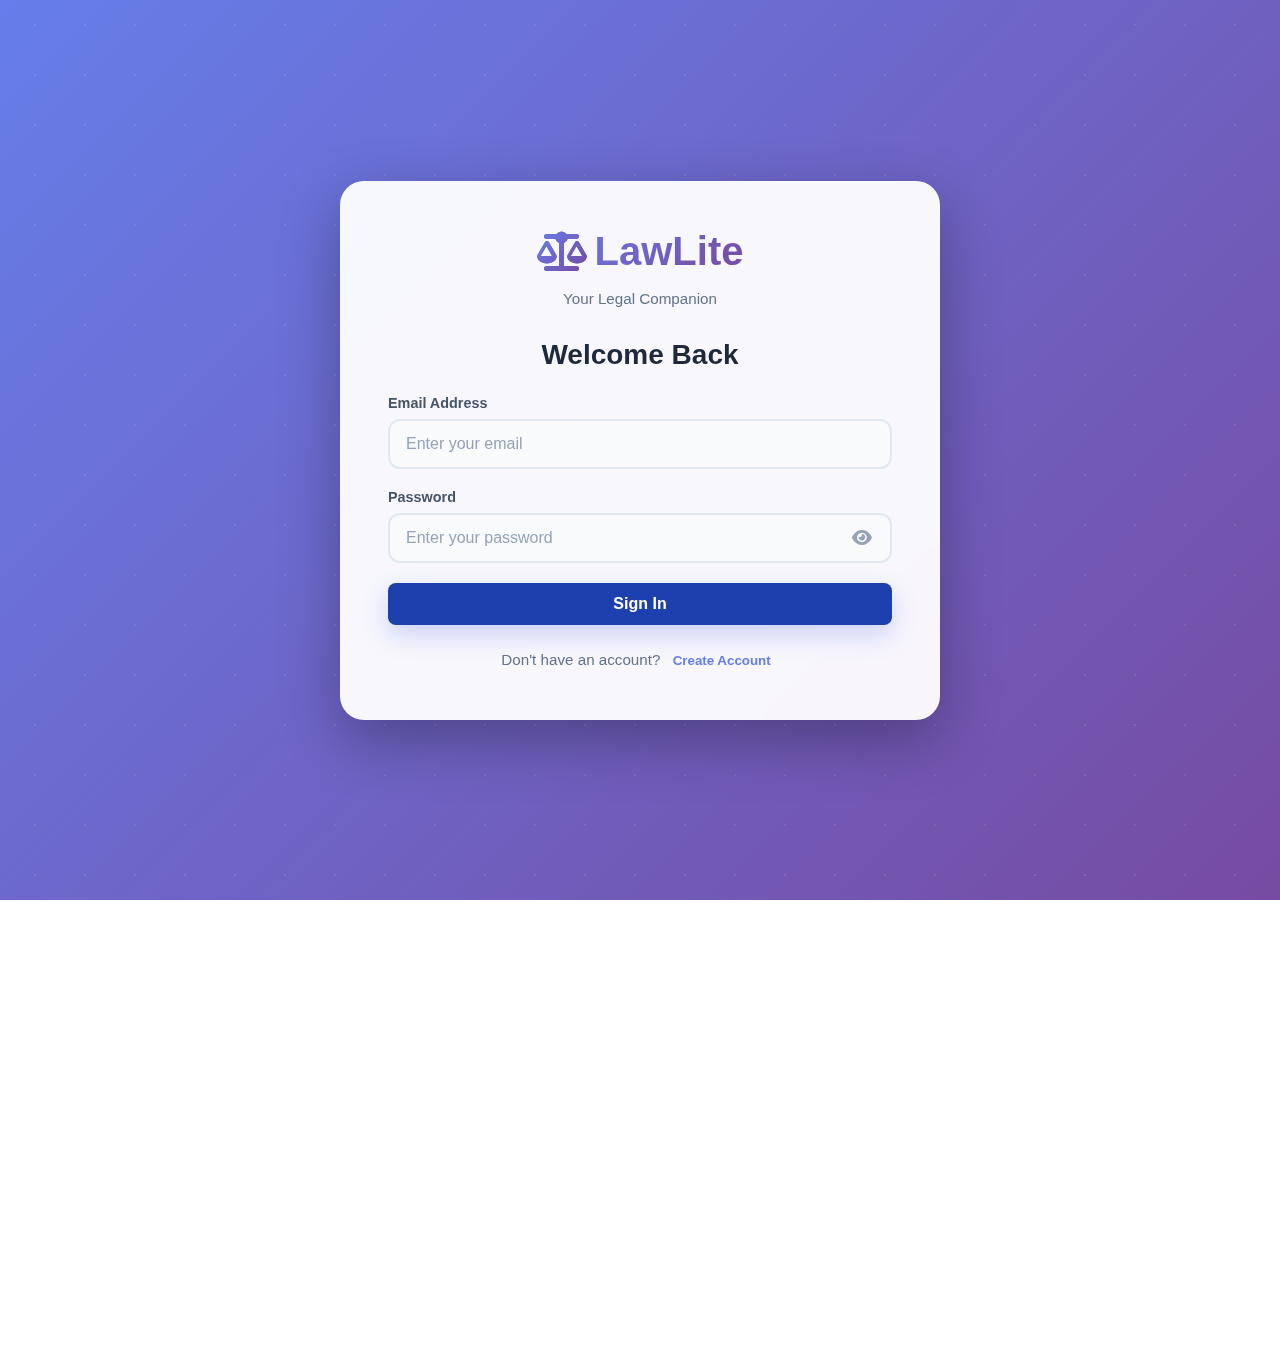
<file: LawLite/frontend/home/profilepage.html>
<!DOCTYPE html>
<html lang="en">
<head>
    <meta charset="UTF-8">
    <meta name="viewport" content="width=device-width, initial-scale=1.0">
    <title>My Profile - LawLite</title>
    <link href="https://fonts.googleapis.com/css2?family=Inter:wght@300;400;500;600;700&family=Playfair+Display:wght@700&display=swap" rel="stylesheet">
    <link rel="stylesheet" href="https://cdnjs.cloudflare.com/ajax/libs/font-awesome/6.4.0/css/all.min.css">
    <style>
        * {
            margin: 0;
            padding: 0;
            box-sizing: border-box;
        }

        :root {
            --primary-color: #1e40af;
            --secondary-color: #3b82f6;
            --accent-color: #60a5fa;
            --dark-bg: #0f172a;
            --light-bg: #ffffff;
            --text-dark: #1e293b;
            --text-light: #f8fafc;
            --card-bg-light: #ffffff;
            --card-bg-dark: #1e293b;
            --border-light: #e2e8f0;
            --border-dark: #334155;
            --success: #10b981;
            --warning: #f59e0b;
            --error: #ef4444;
        }

        body {
            font-family: 'Inter', sans-serif;
            background: linear-gradient(135deg, #f0f4ff 0%, #e6f0ff 100%);
            color: var(--text-dark);
            min-height: 100vh;
            transition: all 0.3s ease;
        }

        body.dark-mode {
            background: linear-gradient(135deg, #0f172a 0%, #1e293b 100%);
            color: var(--text-light);
        }

        /* Animated Background */
        .background-animation {
            position: fixed;
            top: 0;
            left: 0;
            width: 100%;
            height: 100%;
            z-index: -1;
            overflow: hidden;
        }

        .shape {
            position: absolute;
            opacity: 0.1;
            animation: float 20s infinite ease-in-out;
        }

        .shape:nth-child(1) {
            width: 80px;
            height: 80px;
            background: var(--primary-color);
            border-radius: 50%;
            top: 10%;
            left: 10%;
            animation-delay: 0s;
        }

        .shape:nth-child(2) {
            width: 60px;
            height: 60px;
            background: var(--secondary-color);
            border-radius: 30%;
            top: 60%;
            left: 80%;
            animation-delay: 2s;
        }

        .shape:nth-child(3) {
            width: 100px;
            height: 100px;
            background: var(--accent-color);
            border-radius: 20%;
            top: 80%;
            left: 20%;
            animation-delay: 4s;
        }

        .shape:nth-child(4) {
            width: 70px;
            height: 70px;
            background: var(--primary-color);
            border-radius: 50%;
            top: 30%;
            left: 70%;
            animation-delay: 1s;
        }

        @keyframes float {
            0%, 100% { transform: translateY(0) rotate(0deg); }
            25% { transform: translateY(-20px) rotate(5deg); }
            50% { transform: translateY(-40px) rotate(-5deg); }
            75% { transform: translateY(-20px) rotate(3deg); }
        }

        /* Navigation */
        .navbar {
            background: rgba(255, 255, 255, 0.95);
            backdrop-filter: blur(10px);
            padding: 1rem 2rem;
            position: sticky;
            top: 0;
            z-index: 1000;
            transition: all 0.3s ease;
            border-bottom: 1px solid rgba(0, 0, 0, 0.1);
        }

        body.dark-mode .navbar {
            background: rgba(15, 23, 42, 0.95);
            border-bottom: 1px solid rgba(255, 255, 255, 0.1);
        }

        .nav-container {
            max-width: 1400px;
            margin: 0 auto;
            display: flex;
            justify-content: space-between;
            align-items: center;
        }

        .logo {
            display: flex;
            align-items: center;
            gap: 0.5rem;
            text-decoration: none;
            font-weight: 700;
            font-size: 1.5rem;
            color: var(--primary-color);
        }

        .logo-icon {
            font-size: 1.8rem;
        }

        .logo-text {
            font-family: 'Playfair Display', serif;
        }

        .nav-links {
            display: flex;
            gap: 2rem;
            align-items: center;
            list-style: none;
        }

        .nav-link {
            text-decoration: none;
            color: var(--text-dark);
            font-weight: 500;
            transition: color 0.3s ease;
            padding: 0.5rem 1rem;
            border-radius: 8px;
        }

        body.dark-mode .nav-link {
            color: var(--text-light);
        }

        .nav-link:hover {
            color: var(--primary-color);
            background: rgba(30, 64, 175, 0.1);
        }

        .nav-actions {
            display: flex;
            gap: 1rem;
            align-items: center;
        }

        .dark-mode-toggle {
            background: none;
            border: none;
            font-size: 1.5rem;
            cursor: pointer;
            transition: transform 0.3s ease;
            padding: 0.5rem;
            border-radius: 50%;
        }

        .dark-mode-toggle:hover {
            transform: scale(1.1);
            background: rgba(0, 0, 0, 0.1);
        }

        .cta-button {
            background: linear-gradient(135deg, var(--primary-color), var(--secondary-color));
            color: white;
            padding: 0.7rem 1.5rem;
            border-radius: 25px;
            text-decoration: none;
            font-weight: 600;
            transition: transform 0.3s ease, box-shadow 0.3s ease;
            border: none;
            cursor: pointer;
        }

        .cta-button:hover {
            transform: translateY(-2px);
            box-shadow: 0 5px 15px rgba(30, 64, 175, 0.3);
        }

        /* Main Content */
        .profile-container {
            max-width: 1200px;
            margin: 0 auto;
            padding: 2rem;
        }

        /* Profile Header */
        .profile-header {
            background: linear-gradient(135deg, var(--primary-color), var(--secondary-color));
            border-radius: 20px;
            padding: 2.5rem;
            margin-bottom: 2rem;
            display: flex;
            align-items: center;
            gap: 2rem;
            box-shadow: 0 10px 30px rgba(30, 64, 175, 0.2);
            position: relative;
            overflow: hidden;
        }

        .profile-header::before {
            content: '';
            position: absolute;
            top: 0;
            left: 0;
            right: 0;
            bottom: 0;
            background: url('data:image/svg+xml,<svg xmlns="http://www.w3.org/2000/svg" viewBox="0 0 100 100" fill="white" opacity="0.1"><circle cx="50" cy="50" r="2"/></svg>') repeat;
        }

        .avatar-container {
            position: relative;
            z-index: 1;
        }

        .avatar {
            width: 120px;
            height: 120px;
            border-radius: 50%;
            background: white;
            display: flex;
            align-items: center;
            justify-content: center;
            font-size: 3rem;
            box-shadow: 0 5px 15px rgba(0, 0, 0, 0.2);
            border: 4px solid white;
        }

        .upload-badge {
            position: absolute;
            bottom: 0;
            right: 0;
            background: var(--success);
            color: white;
            width: 35px;
            height: 35px;
            border-radius: 50%;
            display: flex;
            align-items: center;
            justify-content: center;
            cursor: pointer;
            font-size: 1.2rem;
            transition: transform 0.3s ease;
            border: 2px solid white;
        }

        .upload-badge:hover {
            transform: scale(1.1);
        }

        .header-info {
            flex: 1;
            z-index: 1;
        }

        .welcome-text {
            color: white;
            font-size: 2rem;
            font-weight: 700;
            margin-bottom: 0.5rem;
        }

        .status-badge {
            display: inline-block;
            background: rgba(255, 255, 255, 0.2);
            color: white;
            padding: 0.5rem 1rem;
            border-radius: 20px;
            font-size: 0.9rem;
            backdrop-filter: blur(10px);
            margin-right: 1rem;
        }

        .header-actions {
            display: flex;
            gap: 1rem;
            margin-top: 1rem;
        }

        .btn-outline {
            background: transparent;
            color: white;
            border: 2px solid white;
            padding: 0.5rem 1.5rem;
            border-radius: 25px;
            cursor: pointer;
            font-weight: 600;
            transition: all 0.3s ease;
        }

        .btn-outline:hover {
            background: white;
            color: var(--primary-color);
        }

        /* Profile Grid */
        .profile-grid {
            display: grid;
            grid-template-columns: 1fr 1fr;
            gap: 2rem;
            margin-bottom: 2rem;
        }

        @media (max-width: 968px) {
            .profile-grid {
                grid-template-columns: 1fr;
            }
        }

        /* Cards */
        .card {
            background: var(--card-bg-light);
            border-radius: 15px;
            padding: 2rem;
            box-shadow: 0 5px 15px rgba(0, 0, 0, 0.08);
            transition: transform 0.3s ease, box-shadow 0.3s ease;
            border: 1px solid var(--border-light);
        }

        body.dark-mode .card {
            background: var(--card-bg-dark);
            box-shadow: 0 5px 15px rgba(0, 0, 0, 0.3);
            border-color: var(--border-dark);
        }

        .card:hover {
            transform: translateY(-5px);
            box-shadow: 0 10px 25px rgba(0, 0, 0, 0.15);
        }

        .card-title {
            font-size: 1.5rem;
            font-weight: 700;
            margin-bottom: 1.5rem;
            color: var(--primary-color);
            display: flex;
            align-items: center;
            gap: 0.5rem;
            border-bottom: 2px solid var(--border-light);
            padding-bottom: 0.5rem;
        }

        body.dark-mode .card-title {
            border-color: var(--border-dark);
        }

        /* Info Groups */
        .info-group {
            margin-bottom: 1.5rem;
            display: flex;
            justify-content: space-between;
            align-items: center;
            padding: 0.5rem 0;
            border-bottom: 1px solid var(--border-light);
        }

        body.dark-mode .info-group {
            border-color: var(--border-dark);
        }

        .info-group:last-child {
            border-bottom: none;
        }

        .info-label {
            font-size: 0.9rem;
            font-weight: 600;
            color: #64748b;
            text-transform: uppercase;
            letter-spacing: 0.5px;
        }

        .info-value {
            font-size: 1rem;
            font-weight: 500;
            display: flex;
            align-items: center;
            gap: 0.5rem;
        }

        .verified-badge {
            background: var(--success);
            color: white;
            padding: 0.2rem 0.5rem;
            border-radius: 10px;
            font-size: 0.75rem;
            font-weight: 600;
        }

        .edit-btn {
            background: var(--secondary-color);
            color: white;
            border: none;
            padding: 0.5rem 1rem;
            border-radius: 8px;
            cursor: pointer;
            font-weight: 600;
            transition: background 0.3s ease;
            display: flex;
            align-items: center;
            gap: 0.5rem;
        }

        .edit-btn:hover {
            background: var(--primary-color);
        }

        /* Activity Feed */
        .activity-feed {
            display: flex;
            flex-direction: column;
            gap: 1rem;
        }

        .activity-item {
            display: flex;
            gap: 1rem;
            padding: 1rem;
            border-radius: 10px;
            background: rgba(30, 64, 175, 0.05);
            transition: background 0.3s ease;
        }

        body.dark-mode .activity-item {
            background: rgba(30, 64, 175, 0.1);
        }

        .activity-item:hover {
            background: rgba(30, 64, 175, 0.1);
        }

        body.dark-mode .activity-item:hover {
            background: rgba(30, 64, 175, 0.2);
        }

        .activity-icon {
            width: 40px;
            height: 40px;
            border-radius: 50%;
            background: var(--primary-color);
            color: white;
            display: flex;
            align-items: center;
            justify-content: center;
            font-size: 1.2rem;
        }

        .activity-content {
            flex: 1;
        }

        .activity-title {
            font-weight: 600;
            margin-bottom: 0.3rem;
        }

        .activity-desc {
            font-size: 0.9rem;
            color: #64748b;
            margin-bottom: 0.3rem;
        }

        .activity-time {
            font-size: 0.8rem;
            color: #94a3b8;
        }

        /* Modal */
        .modal {
            display: none;
            position: fixed;
            top: 0;
            left: 0;
            width: 100%;
            height: 100%;
            background: rgba(0, 0, 0, 0.5);
            z-index: 2000;
            align-items: center;
            justify-content: center;
            backdrop-filter: blur(5px);
        }

        .modal.active {
            display: flex;
        }

        .modal-content {
            background: var(--card-bg-light);
            border-radius: 15px;
            padding: 2rem;
            max-width: 500px;
            width: 90%;
            box-shadow: 0 10px 30px rgba(0, 0, 0, 0.3);
            max-height: 90vh;
            overflow-y: auto;
        }

        body.dark-mode .modal-content {
            background: var(--card-bg-dark);
        }

        .modal-header {
            display: flex;
            justify-content: space-between;
            align-items: center;
            margin-bottom: 1.5rem;
        }

        .modal-title {
            font-size: 1.5rem;
            font-weight: 700;
            color: var(--primary-color);
        }

        .close-modal {
            background: none;
            border: none;
            font-size: 1.5rem;
            cursor: pointer;
            color: #64748b;
            transition: color 0.3s ease;
        }

        .close-modal:hover {
            color: var(--error);
        }

        .form-group {
            margin-bottom: 1.5rem;
        }

        .form-group label {
            display: block;
            margin-bottom: 0.5rem;
            font-weight: 600;
            color: var(--text-dark);
        }

        body.dark-mode .form-group label {
            color: var(--text-light);
        }

        .form-group input,
        .form-group select,
        .form-group textarea {
            width: 100%;
            padding: 0.75rem;
            border: 2px solid var(--border-light);
            border-radius: 8px;
            font-size: 1rem;
            transition: border-color 0.3s ease;
            background: var(--light-bg);
            color: var(--text-dark);
            font-family: 'Inter', sans-serif;
        }

        body.dark-mode .form-group input,
        body.dark-mode .form-group select,
        body.dark-mode .form-group textarea {
            background: var(--dark-bg);
            color: var(--text-light);
            border-color: var(--border-dark);
        }

        .form-group input:focus,
        .form-group select:focus,
        .form-group textarea:focus {
            outline: none;
            border-color: var(--primary-color);
        }

        .form-row {
            display: grid;
            grid-template-columns: 1fr 1fr;
            gap: 1rem;
        }

        @media (max-width: 480px) {
            .form-row {
                grid-template-columns: 1fr;
            }
        }

        .modal-actions {
            display: flex;
            gap: 1rem;
            justify-content: flex-end;
            margin-top: 2rem;
        }

        .btn-primary {
            background: var(--primary-color);
            color: white;
            border: none;
            padding: 0.75rem 1.5rem;
            border-radius: 8px;
            cursor: pointer;
            font-weight: 600;
            transition: background 0.3s ease;
        }

        .btn-primary:hover {
            background: var(--secondary-color);
        }

        .btn-secondary {
            background: #e2e8f0;
            color: var(--text-dark);
            border: none;
            padding: 0.75rem 1.5rem;
            border-radius: 8px;
            cursor: pointer;
            font-weight: 600;
            transition: background 0.3s ease;
        }

        body.dark-mode .btn-secondary {
            background: #334155;
            color: var(--text-light);
        }

        .btn-secondary:hover {
            background: #cbd5e1;
        }

        body.dark-mode .btn-secondary:hover {
            background: #475569;
        }

        /* Footer */
        .site-footer {
            background: var(--card-bg-light);
            padding: 3rem 2rem 2rem;
            margin-top: 4rem;
            border-top: 1px solid var(--border-light);
        }

        body.dark-mode .site-footer {
            background: var(--card-bg-dark);
            border-color: var(--border-dark);
        }

        .footer-content {
            max-width: 1400px;
            margin: 0 auto;
            display: grid;
            grid-template-columns: repeat(auto-fit, minmax(250px, 1fr));
            gap: 2rem;
        }

        .footer-brand {
            display: flex;
            flex-direction: column;
            gap: 1rem;
        }

        .footer-logo {
            display: flex;
            align-items: center;
            gap: 0.5rem;
            font-weight: 700;
            font-size: 1.5rem;
            color: var(--primary-color);
            text-decoration: none;
        }

        .footer-description {
            color: #64748b;
            line-height: 1.6;
        }

        .footer-section h4 {
            font-size: 1.2rem;
            margin-bottom: 1rem;
            color: var(--primary-color);
        }

        .footer-links {
            display: flex;
            flex-direction: column;
            gap: 0.5rem;
        }

        .footer-links a {
            color: var(--text-dark);
            text-decoration: none;
            transition: color 0.3s ease;
        }

        body.dark-mode .footer-links a {
            color: var(--text-light);
        }

        .footer-links a:hover {
            color: var(--primary-color);
        }

        .footer-bottom {
            max-width: 1400px;
            margin: 2rem auto 0;
            padding-top: 2rem;
            border-top: 1px solid var(--border-light);
            display: flex;
            justify-content: space-between;
            align-items: center;
            color: #64748b;
        }

        body.dark-mode .footer-bottom {
            border-color: var(--border-dark);
        }

        .footer-social {
            display: flex;
            gap: 1rem;
        }

        .footer-social a {
            color: #64748b;
            text-decoration: none;
            font-weight: 700;
            transition: color 0.3s ease;
        }

        .footer-social a:hover {
            color: var(--primary-color);
        }

        @media (max-width: 768px) {
            .footer-bottom {
                flex-direction: column;
                gap: 1rem;
                text-align: center;
            }

            .nav-links {
                display: none;
            }

            .profile-header {
                flex-direction: column;
                text-align: center;
            }
        }

        /* Loading States */
        .loading {
            opacity: 0.6;
            pointer-events: none;
        }

        .skeleton {
            background: linear-gradient(90deg, #f0f0f0 25%, #e0e0e0 50%, #f0f0f0 75%);
            background-size: 200% 100%;
            animation: loading 1.5s infinite;
            border-radius: 4px;
        }

        @keyframes loading {
            0% { background-position: 200% 0; }
            100% { background-position: -200% 0; }
        }

        body.dark-mode .skeleton {
            background: linear-gradient(90deg, #334155 25%, #475569 50%, #334155 75%);
            background-size: 200% 100%;
        }
    </style>
</head>

<body>
    <!-- Animated Background -->
    <div class="background-animation">
        <div class="shape"></div>
        <div class="shape"></div>
        <div class="shape"></div>
        <div class="shape"></div>
    </div>

    <!-- Navigation -->
    <nav class="navbar">
        <div class="nav-container">
            <a href="../home/index.html" class="logo">
                <span class="logo-icon">⚖️</span>
                <span class="logo-text">LAWLITE</span>
            </a>
            <ul class="nav-links">
                <li><a href="../home/index.html" class="nav-link">Home</a></li>
                <li><a href="../home/index.html#services" class="nav-link">Services</a></li>
                <li><a href="../home/index.html#resources" class="nav-link">Resources</a></li>
                <li><a href="../home/index.html#about" class="nav-link">About</a></li>
            </ul>
            <div class="nav-actions">
                <button class="dark-mode-toggle" id="darkModeToggle">🌙</button>
                <a href="../home/index.html#form-section" class="cta-button">Ask Legal Help</a>
            </div>
        </div>
    </nav>

    <!-- Main Content -->
    <div class="profile-container">
        <!-- Profile Header -->
        <div class="profile-header">
            <div class="avatar-container">
                <div class="avatar" id="userAvatar">👤</div>
                <div class="upload-badge" onclick="openAvatarModal()">📷</div>
            </div>
            <div class="header-info">
                <h1 class="welcome-text" id="welcomeText">Welcome back!</h1>
                <div>
                    <span class="status-badge">✓ Verified Account</span>
                    <span class="status-badge">⭐ Premium Member</span>
                </div>
                <div class="header-actions">
                    <button class="btn-outline" onclick="openEditModal()">
                        <i class="fas fa-edit"></i> Edit Profile
                    </button>
                    <button class="btn-outline" onclick="shareProfile()">
                        <i class="fas fa-share-alt"></i> Share Profile
                    </button>
                </div>
            </div>
        </div>

        <!-- Profile Grid -->
        <div class="profile-grid">
            <!-- Personal Information -->
            <div class="card">
                <h2 class="card-title">
                    <i class="fas fa-user"></i> Personal Information
                </h2>
                <div class="info-group">
                    <div class="info-label">Full Name</div>
                    <div class="info-value" id="fullName">Loading...</div>
                </div>
                <div class="info-group">
                    <div class="info-label">Email Address</div>
                    <div class="info-value">
                        <span id="userEmail">Loading...</span>
                        <span class="verified-badge">✓ Verified</span>
                    </div>
                </div>
                <div class="info-group">
                    <div class="info-label">Phone Number</div>
                    <div class="info-value" id="userPhone">Loading...</div>
                </div>
                <div class="info-group">
                    <div class="info-label">Age</div>
                    <div class="info-value" id="userAge">Loading...</div>
                </div>
                <div class="info-group">
                    <div class="info-label">Gender</div>
                    <div class="info-value" id="userGender">Loading...</div>
                </div>
                <div class="info-group">
                    <div class="info-label">Member Since</div>
                    <div class="info-value" id="memberSince">Loading...</div>
                </div>
                <button class="edit-btn" onclick="openEditModal()">
                    <i class="fas fa-edit"></i> Edit Profile
                </button>
            </div>

            <!-- Recent Activity -->
            <div class="card">
                <h2 class="card-title">
                    <i class="fas fa-history"></i> Recent Activity
                </h2>
                <div class="activity-feed" id="activityFeed">
                    <div class="activity-item">
                        <div class="activity-icon">⏳</div>
                        <div class="activity-content">
                            <div class="activity-title">Loading Activities</div>
                            <div class="activity-desc">Please wait while we load your recent activity</div>
                            <div class="activity-time">Just now</div>
                        </div>
                    </div>
                </div>
            </div>
        </div>
    </div>

    <!-- Edit Profile Modal -->
    <div class="modal" id="editModal">
        <div class="modal-content">
            <div class="modal-header">
                <h3 class="modal-title">Edit Profile</h3>
                <button class="close-modal" onclick="closeModal('editModal')">×</button>
            </div>
            <form id="editProfileForm" onsubmit="saveProfile(event)">
                <div class="form-row">
                    <div class="form-group">
                        <label for="editFirstName">First Name *</label>
                        <input type="text" id="editFirstName" required>
                    </div>
                    <div class="form-group">
                        <label for="editLastName">Last Name *</label>
                        <input type="text" id="editLastName" required>
                    </div>
                </div>
                <div class="form-row">
                    <div class="form-group">
                        <label for="editAge">Age</label>
                        <input type="number" id="editAge" min="18" max="120">
                    </div>
                    <div class="form-group">
                        <label for="editGender">Gender</label>
                        <select id="editGender">
                            <option value="">Select gender</option>
                            <option value="male">Male</option>
                            <option value="female">Female</option>
                            <option value="other">Other</option>
                            <option value="prefer-not-to-say">Prefer not to say</option>
                        </select>
                    </div>
                </div>
                <div class="form-group">
                    <label for="editPhone">Phone Number</label>
                    <input type="tel" id="editPhone" pattern="[0-9]{10}" placeholder="10-digit number">
                </div>
                <div class="form-group">
                    <label for="editEmail">Email Address *</label>
                    <input type="email" id="editEmail" required>
                </div>
                <div class="modal-actions">
                    <button type="button" class="btn-secondary" onclick="closeModal('editModal')">Cancel</button>
                    <button type="submit" class="btn-primary">Save Changes</button>
                </div>
            </form>
        </div>
    </div>

    <!-- Footer -->
    <footer class="site-footer">
        <div class="footer-content">
            <div class="footer-brand">
                <a href="../home/index.html" class="footer-logo">
                    <span class="logo-icon">⚖️</span>
                    <span>LAWLITE</span>
                </a>
                <p class="footer-description">
                    Your trusted partner in legal services. We provide comprehensive legal solutions 
                    with integrity, expertise, and commitment to justice for all.
                </p>
            </div>
            
            <div class="footer-section">
                <h4>Quick Links</h4>
                <div class="footer-links">
                    <a href="../home/index.html">Home</a>
                    <a href="../home/index.html#services">Services</a>
                    <a href="../home/index.html#about">About Us</a>
                    <a href="../home/index.html#contact">Contact</a>
                    <a href="#">Privacy Policy</a>
                </div>
            </div>
            
            <div class="footer-section">
                <h4>Legal Services</h4>
                <div class="footer-links">
                    <a href="../home/laws/criminallaw.html">Criminal Law</a>
                    <a href="../laws/familylaw.html">Family Law</a>
                    <a href="../laws/corporatelaw.html">Corporate Law</a>
                    <a href="../laws/civillaw.html">Civil Law</a>
                    <a href="../laws/juvenilelaw.html">Juvenile Law</a>
                </div>
            </div>
            
            <div class="footer-section">
                <h4>Resources</h4>
            </div>
        </div>
        
        <div class="footer-bottom">
            <div class="copyright">
                © 2024 LawLite. All rights reserved. Built with commitment to justice and equality.
            </div>
            <div class="footer-social">
                <a href="#" aria-label="Facebook">f</a>
                <a href="#" aria-label="Twitter">𝕏</a>
                <a href="#" aria-label="LinkedIn">in</a>
                <a href="#" aria-label="Instagram">📷</a>
            </div>
        </div>
    </footer>

    <script>
        // Backend API configuration
        const API_BASE_URL = 'http://127.0.0.1:5000';
        
        // User data structure
        let userData = {
            first_name: '',
            last_name: '',
            email: '',
            age: null,
            gender: '',
            phone: '',
            created_at: ''
        };

        // Activity data
        let activities = [];

        // Load user data when page loads
        document.addEventListener('DOMContentLoaded', function() {
            console.log('Profile page loaded');
            initializePage();
        });

        // Initialize the page
        async function initializePage() {
            setupDarkMode();
            setupEventListeners();
            await checkAuthentication();
            await loadUserData();
        }

        // Check if user is authenticated
        async function checkAuthentication() {
            try {
                const response = await fetch(`${API_BASE_URL}/check-auth`, {
                    method: 'GET',
                    credentials: 'include' // Important for sessions
                });
                
                const data = await response.json();
                
                if (!data.authenticated) {
                    console.log('User not authenticated, redirecting to login...');
                    window.location.href = '../login/login.html';
                    return false;
                }
                
                return true;
            } catch (error) {
                console.error('Authentication check failed:', error);
                showNotification('Failed to check authentication', 'error');
                window.location.href = '../login/login.html';
                return false;
            }
        }

        // Load user data
        async function loadUserData() {
            console.log('Loading user data...');
            
            // Show loading state
            showLoadingState();
            
            try {
                const response = await fetch(`${API_BASE_URL}/user`, {
                    method: 'GET',
                    credentials: 'include' // Important for sessions
                });
                
                if (!response.ok) {
                    throw new Error(`HTTP error! status: ${response.status}`);
                }
                
                const data = await response.json();
                console.log('User data loaded:', data);
                
                userData = data;
                updateProfileDisplay();
                loadActivities();
                
            } catch (error) {
                console.error('Failed to load user data:', error);
                showNotification('Failed to load profile data', 'error');
                
                // Use fallback demo data
                userData = {
                    first_name: 'Hrushikesh',
                    last_name: 'User',
                    email: 'hrushikesh@gmail.com',
                    age: null,
                    gender: '',
                    phone: '',
                    created_at: 'October 14, 2025'
                };
                updateProfileDisplay();
                loadActivities();
                showNotification('Using demo data - backend not available', 'warning');
            }
        }

        // Show loading state
        function showLoadingState() {
            // You can add skeleton loading animations here if needed
            console.log('Showing loading state...');
        }

        // Update profile display
        function updateProfileDisplay() {
            console.log('Updating profile display with:', userData);
            
            // Update header
            document.getElementById('welcomeText').textContent = `Welcome back, ${userData.first_name}!`;
            document.getElementById('userAvatar').textContent = getAvatarFromName(userData.first_name);
            
            // Update personal info
            document.getElementById('fullName').textContent = `${userData.first_name} ${userData.last_name}`;
            document.getElementById('userEmail').textContent = userData.email;
            document.getElementById('userPhone').textContent = userData.phone || 'Not provided';
            document.getElementById('userAge').textContent = userData.age || 'Not specified';
            document.getElementById('userGender').textContent = formatGender(userData.gender);
            document.getElementById('memberSince').textContent = formatDate(userData.created_at);
            
            // Update form values
            document.getElementById('editFirstName').value = userData.first_name;
            document.getElementById('editLastName').value = userData.last_name;
            document.getElementById('editEmail').value = userData.email;
            document.getElementById('editPhone').value = userData.phone || '';
            document.getElementById('editAge').value = userData.age || '';
            document.getElementById('editGender').value = userData.gender || '';
        }

        // Load activities
        function loadActivities() {
            activities = [
                {
                    icon: '📋',
                    title: 'Profile Created',
                    description: 'You joined LawLite',
                    time: formatRelativeTime(userData.created_at)
                },
                {
                    icon: '🔐',
                    title: 'Account Verified',
                    description: 'Your email address was verified',
                    time: '2 days ago'
                },
                {
                    icon: '⚖️',
                    title: 'Legal Consultation',
                    description: 'Scheduled your first legal consultation',
                    time: '1 week ago'
                }
            ];
            
            populateActivityFeed();
        }

        // Populate activity feed
        function populateActivityFeed() {
            const activityFeed = document.getElementById('activityFeed');
            activityFeed.innerHTML = '';
            
            activities.forEach(activity => {
                const activityItem = document.createElement('div');
                activityItem.className = 'activity-item';
                activityItem.innerHTML = `
                    <div class="activity-icon">${activity.icon}</div>
                    <div class="activity-content">
                        <div class="activity-title">${activity.title}</div>
                        <div class="activity-desc">${activity.description}</div>
                        <div class="activity-time">${activity.time}</div>
                    </div>
                `;
                activityFeed.appendChild(activityItem);
            });
        }

        // Format gender for display
        function formatGender(gender) {
            if (!gender) return 'Not specified';
            const genderMap = {
                'male': 'Male',
                'female': 'Female',
                'other': 'Other',
                'prefer-not-to-say': 'Prefer not to say'
            };
            return genderMap[gender] || gender;
        }

        // Format date for display
        function formatDate(dateString) {
            if (!dateString) return 'Unknown';
            try {
                // If it's already a formatted date string, return as is
                if (dateString.includes(' ')) {
                    return dateString;
                }
                const date = new Date(dateString);
                return date.toLocaleDateString('en-US', { 
                    year: 'numeric', 
                    month: 'long', 
                    day: 'numeric' 
                });
            } catch (e) {
                return 'Unknown';
            }
        }

        // Format relative time
        function formatRelativeTime(dateString) {
            if (!dateString) return 'Some time ago';
            try {
                const date = new Date(dateString);
                const now = new Date();
                const diffMs = now - date;
                const diffDays = Math.floor(diffMs / (1000 * 60 * 60 * 24));
                
                if (diffDays === 0) return 'Today';
                if (diffDays === 1) return 'Yesterday';
                if (diffDays < 7) return `${diffDays} days ago`;
                if (diffDays < 30) return `${Math.floor(diffDays / 7)} weeks ago`;
                return formatDate(dateString);
            } catch (e) {
                return 'Some time ago';
            }
        }

        // Get avatar from name
        function getAvatarFromName(name) {
            if (!name) return '👤';
            const firstLetter = name.charAt(0).toLowerCase();
            if (firstLetter >= 'a' && firstLetter <= 'm') return '👨';
            if (firstLetter >= 'n' && firstLetter <= 'z') return '👩';
            return '👤';
        }

        // Setup event listeners
        function setupEventListeners() {
            // Dark mode toggle
            document.getElementById('darkModeToggle').addEventListener('click', toggleDarkMode);
            
            // Modal close on outside click
            window.addEventListener('click', function(event) {
                if (event.target.classList.contains('modal')) {
                    event.target.classList.remove('active');
                }
            });
        }

        // Modal functions
        function openEditModal() {
            console.log('Opening edit modal');
            document.getElementById('editModal').classList.add('active');
        }

        function closeModal(modalId) {
            document.getElementById(modalId).classList.remove('active');
        }

        // Save profile
        async function saveProfile(event) {
            event.preventDefault();
            console.log('Saving profile...');
            
            const saveButton = event.target.querySelector('.btn-primary');
            const originalText = saveButton.textContent;
            saveButton.disabled = true;
            saveButton.textContent = 'Saving...';
            
            try {
                // Get form data
                const updatedData = {
                    first_name: document.getElementById('editFirstName').value,
                    last_name: document.getElementById('editLastName').value,
                    email: document.getElementById('editEmail').value,
                    age: document.getElementById('editAge').value ? parseInt(document.getElementById('editAge').value) : null,
                    gender: document.getElementById('editGender').value || null,
                    phone: document.getElementById('editPhone').value || null
                };

                console.log('Saving data:', updatedData);

                // Send update to backend
                const response = await fetch(`${API_BASE_URL}/user`, {
                    method: 'PUT',
                    headers: {
                        'Content-Type': 'application/json',
                    },
                    credentials: 'include',
                    body: JSON.stringify(updatedData)
                });
                
                if (!response.ok) {
                    const errorData = await response.json();
                    throw new Error(errorData.error || 'Failed to update profile');
                }
                
                const data = await response.json();
                
                // Success - update local data
                userData = { ...userData, ...updatedData };
                
                // Update display
                updateProfileDisplay();
                
                // Add activity
                activities.unshift({
                    icon: '✏️',
                    title: 'Profile Updated',
                    description: 'You updated your profile information',
                    time: 'Just now'
                });
                populateActivityFeed();
                
                // Close modal and show success
                closeModal('editModal');
                showNotification('Profile updated successfully!', 'success');
                
            } catch (error) {
                console.error('Update error:', error);
                showNotification(error.message || 'Failed to update profile', 'error');
            } finally {
                saveButton.disabled = false;
                saveButton.textContent = originalText;
            }
        }

        // Share profile
        function shareProfile() {
            if (navigator.share) {
                navigator.share({
                    title: `${userData.first_name} ${userData.last_name}'s LawLite Profile`,
                    text: `Check out ${userData.first_name}'s legal profile on LawLite`,
                    url: window.location.href
                });
            } else {
                // Fallback
                navigator.clipboard.writeText(window.location.href)
                    .then(() => showNotification('Profile link copied to clipboard!', 'success'))
                    .catch(() => showNotification('Failed to copy link', 'error'));
            }
        }

        // Show notification
        function showNotification(message, type) {
            const notification = document.createElement('div');
            notification.textContent = message;
            notification.style.position = 'fixed';
            notification.style.top = '20px';
            notification.style.right = '20px';
            notification.style.padding = '1rem 1.5rem';
            notification.style.borderRadius = '8px';
            notification.style.color = 'white';
            notification.style.fontWeight = '600';
            notification.style.zIndex = '3000';
            notification.style.boxShadow = '0 5px 15px rgba(0, 0, 0, 0.2)';
            notification.style.transform = 'translateX(100%)';
            notification.style.transition = 'transform 0.3s ease';
            
            if (type === 'success') {
                notification.style.background = 'var(--success)';
            } else if (type === 'error') {
                notification.style.background = 'var(--error)';
            } else if (type === 'warning') {
                notification.style.background = 'var(--warning)';
            } else {
                notification.style.background = 'var(--primary-color)';
            }
            
            document.body.appendChild(notification);
            
            setTimeout(() => {
                notification.style.transform = 'translateX(0)';
            }, 100);
            
            setTimeout(() => {
                notification.style.transform = 'translateX(100%)';
                setTimeout(() => {
                    document.body.removeChild(notification);
                }, 300);
            }, 3000);
        }

        // Dark mode functions
        function setupDarkMode() {
            const darkModeToggle = document.getElementById('darkModeToggle');
            
            if (localStorage.getItem('darkMode') === 'true') {
                document.body.classList.add('dark-mode');
                darkModeToggle.textContent = '☀️';
            }
        }

        function toggleDarkMode() {
            document.body.classList.toggle('dark-mode');
            const isDark = document.body.classList.contains('dark-mode');
            document.getElementById('darkModeToggle').textContent = isDark ? '☀️' : '🌙';
            localStorage.setItem('darkMode', isDark);
        }

        // Avatar modal (placeholder)
        function openAvatarModal() {
            showNotification('Avatar customization coming soon!', 'info');
        }
    </script>
</body>

</html>
</file>
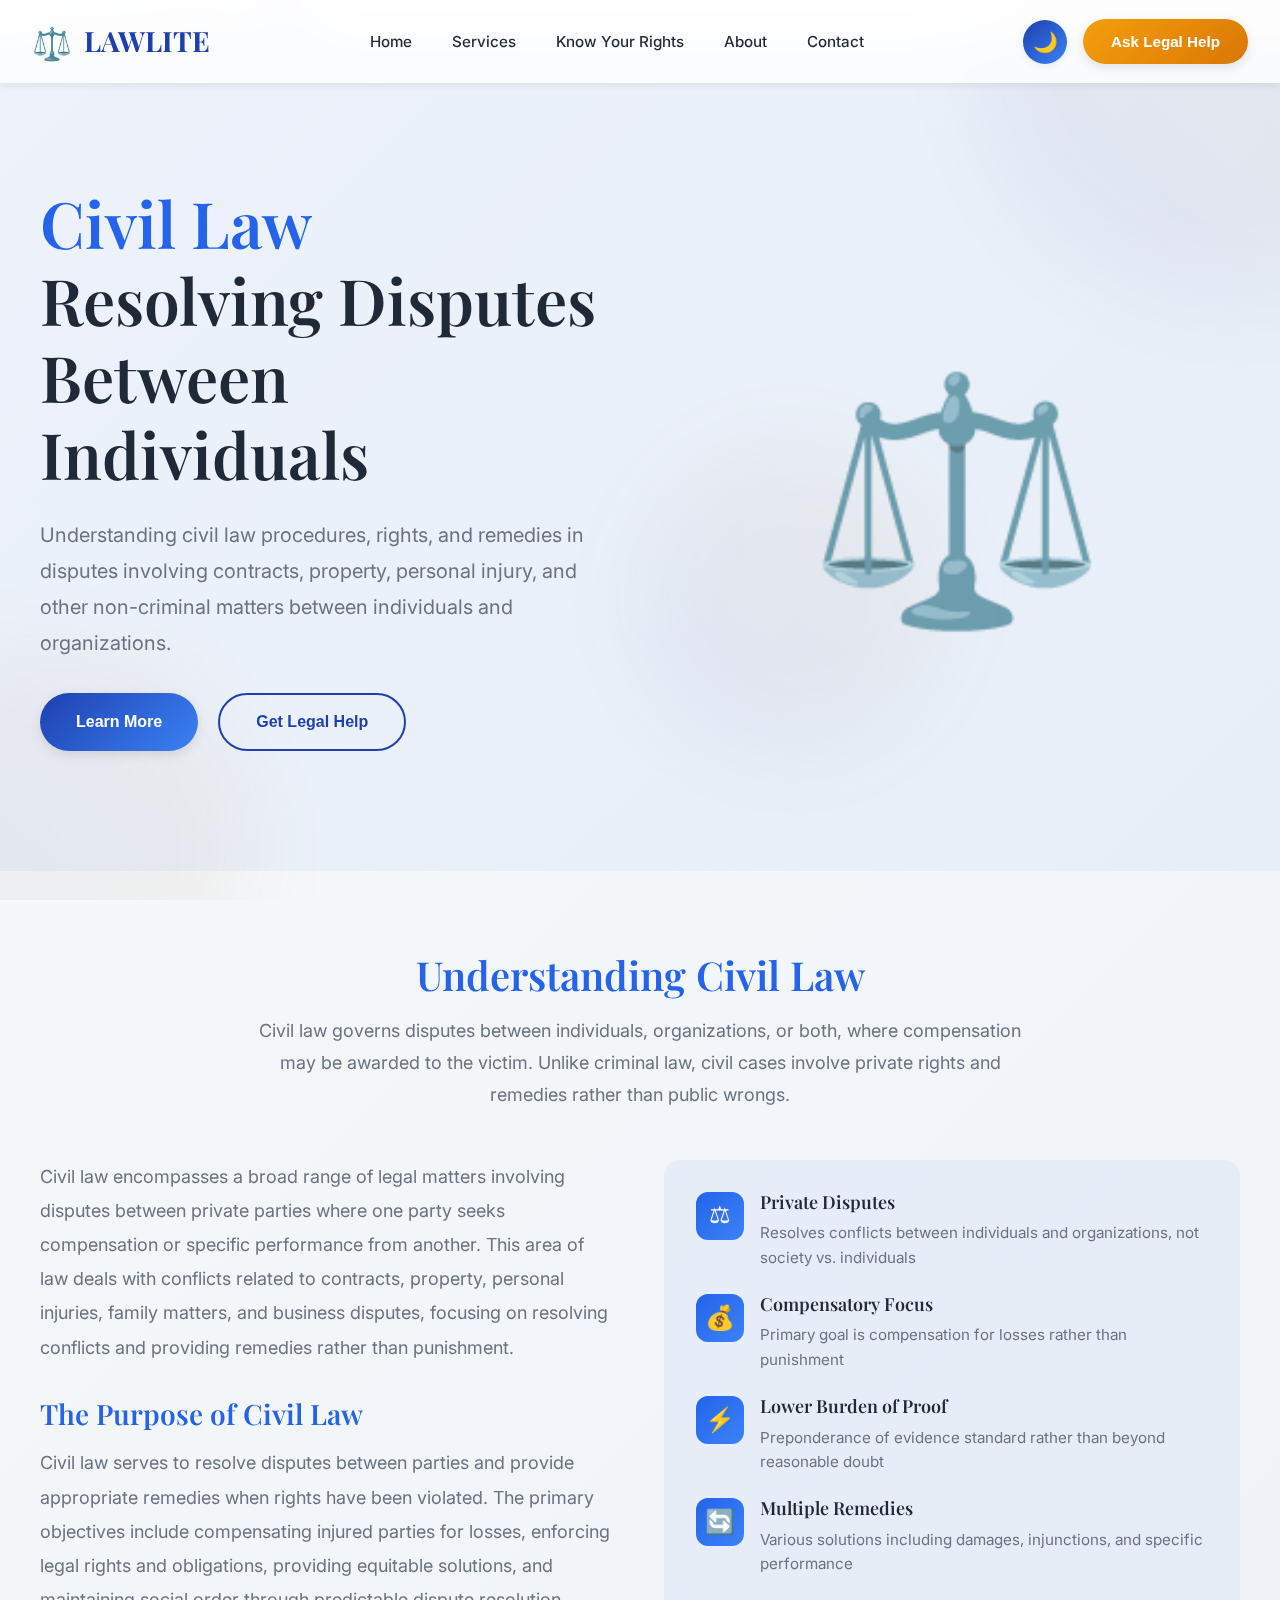
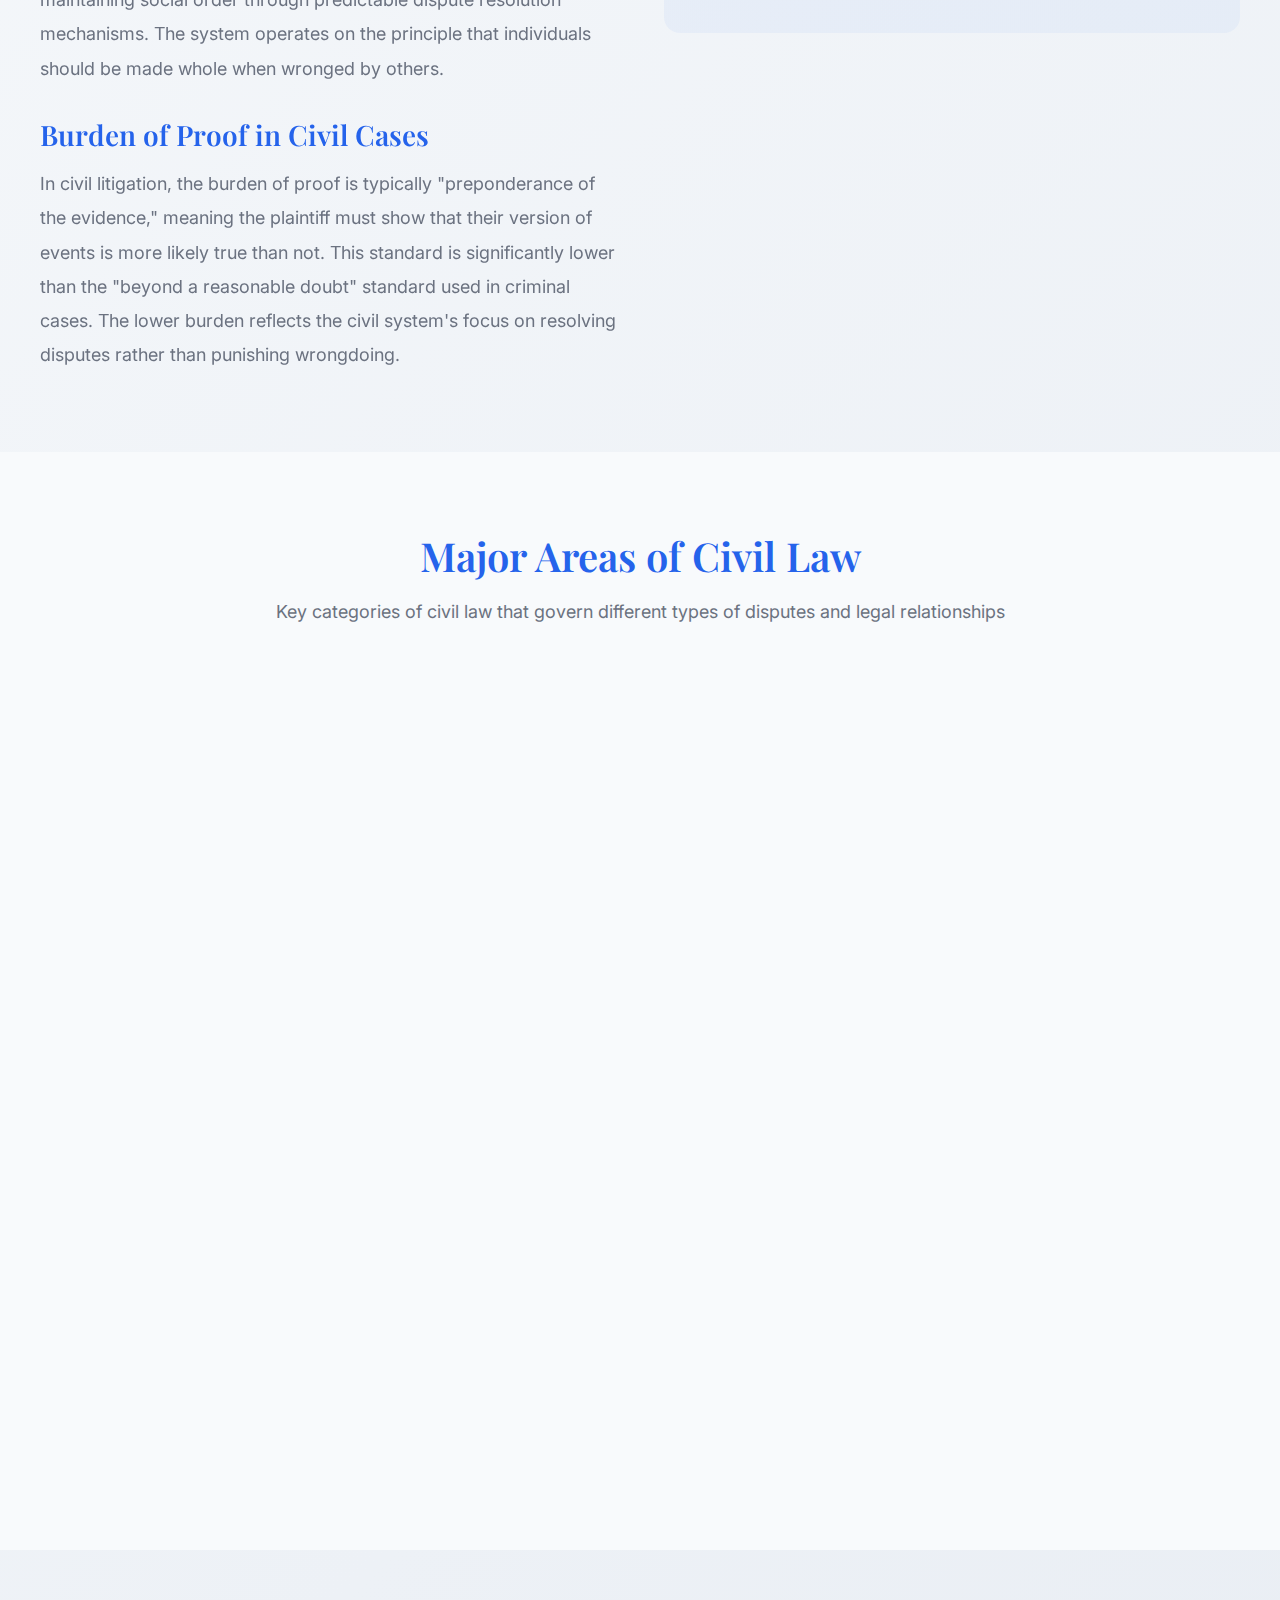
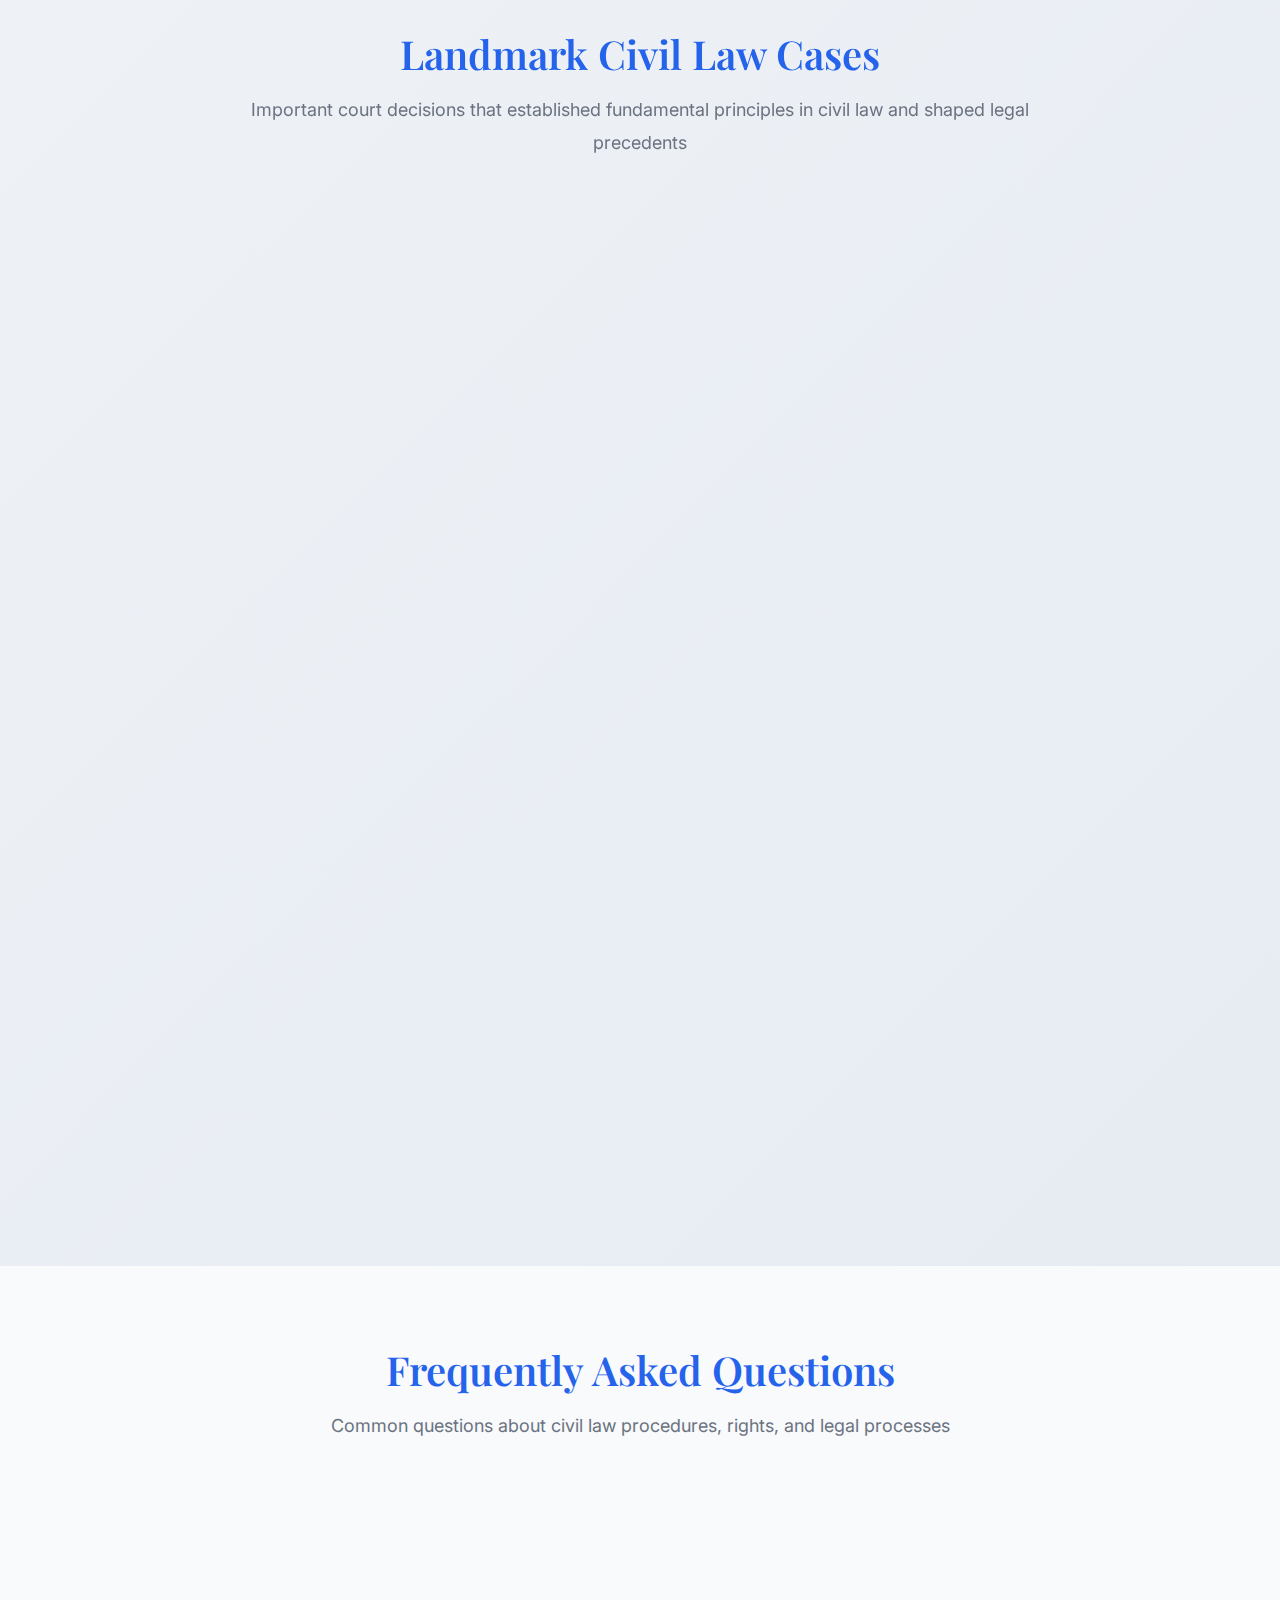
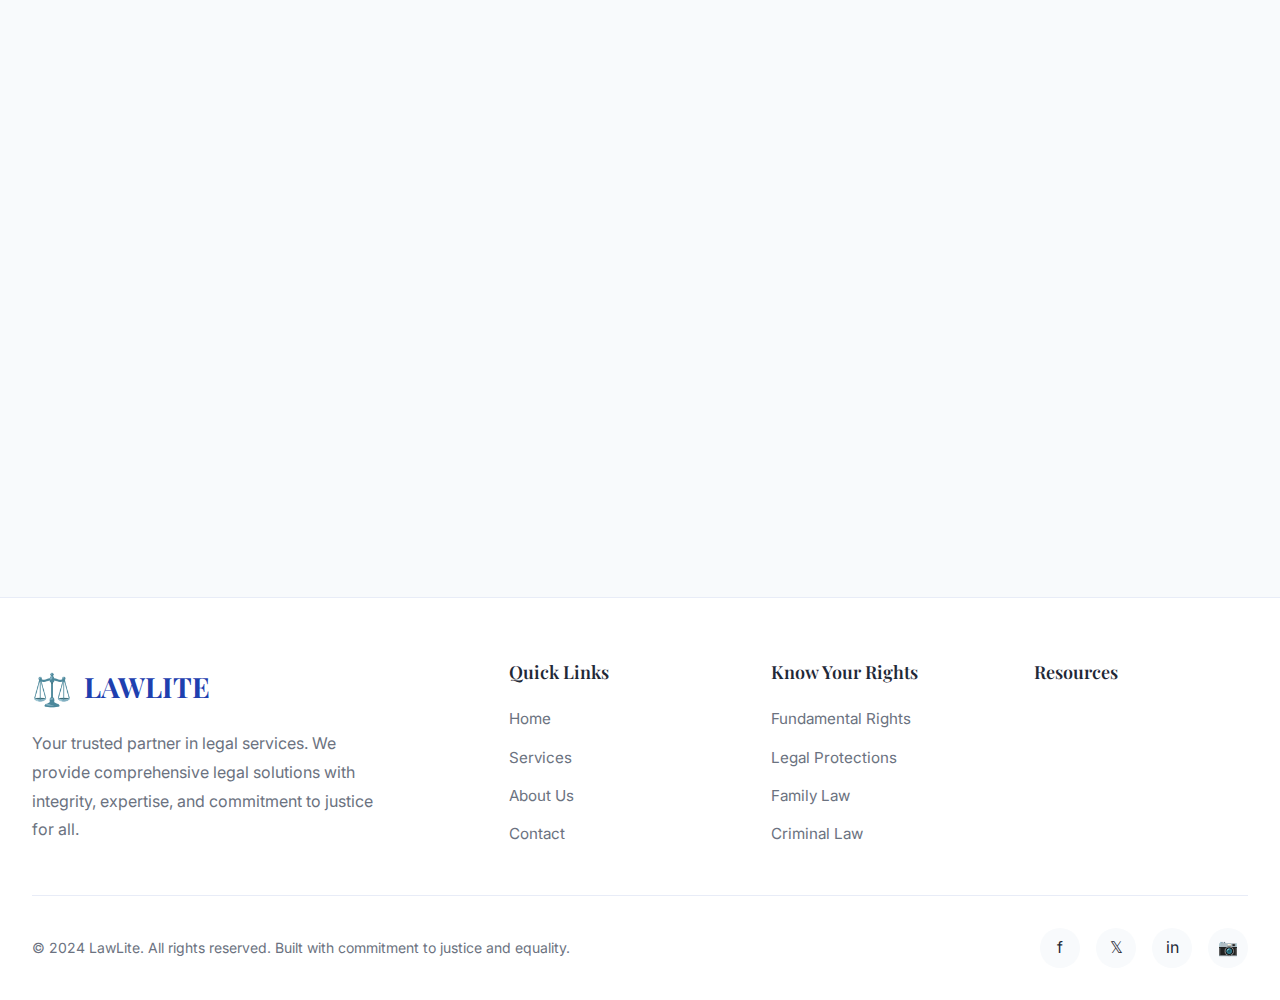
<file: LawLite/frontend/laws/civillaw.html>
<!DOCTYPE html>
<html lang="en">
<head>
    <meta charset="UTF-8">
    <meta name="viewport" content="width=device-width, initial-scale=1.0">
    <title>Civil Law - LawLite</title>
    <link rel="preconnect" href="https://fonts.googleapis.com">
    <link rel="preconnect" href="https://fonts.gstatic.com" crossorigin>
    <link href="https://fonts.googleapis.com/css2?family=Inter:wght@300;400;500;600;700;800&family=Playfair+Display:wght@400;500;600;700;800&display=swap" rel="stylesheet">
    <link rel="stylesheet" href="../home/style.css">
    <style>
        /* Page-specific accent colors */
        :root {
            --page-accent: #2563eb;
            --page-accent-light: #3b82f6;
            --page-gradient: linear-gradient(135deg, #2563eb 0%, #3b82f6 100%);
        }

        /* Hero Banner */
        .detail-hero {
            min-height: 60vh;
            background: linear-gradient(135deg, rgba(37, 99, 235, 0.05), rgba(59, 130, 246, 0.05));
            display: flex;
            align-items: center;
            padding: 8rem 2rem 4rem;
            position: relative;
            overflow: hidden;
        }

        .detail-hero::before {
            content: '';
            position: absolute;
            top: 0;
            left: 0;
            right: 0;
            height: 4px;
            background: var(--page-gradient);
        }

        .detail-hero-content {
            max-width: 1200px;
            margin: 0 auto;
            display: grid;
            grid-template-columns: 1fr 1fr;
            gap: 4rem;
            align-items: center;
        }

        .hero-text h1 {
            font-size: 4rem;
            margin-bottom: 1.5rem;
            color: var(--text-primary);
        }

        .hero-accent {
            color: var(--page-accent);
        }

        .hero-text p {
            font-size: 1.25rem;
            color: var(--text-secondary);
            line-height: 1.8;
            margin-bottom: 2rem;
        }

        .hero-illustration {
            font-size: 15rem;
            text-align: center;
            opacity: 0.8;
            animation: float-subtle 4s ease-in-out infinite;
        }

        @keyframes float-subtle {
            0%, 100% { transform: translateY(0); }
            50% { transform: translateY(-20px); }
        }

        /* Breadcrumb Navigation */
        .breadcrumb {
            background: var(--bg-secondary);
            padding: 1rem 2rem;
            border-bottom: 1px solid rgba(37, 99, 235, 0.1);
        }

        .breadcrumb-container {
            max-width: 1200px;
            margin: 0 auto;
            display: flex;
            align-items: center;
            gap: 0.5rem;
            font-size: 0.95rem;
        }

        .breadcrumb a {
            color: var(--text-secondary);
            text-decoration: none;
            transition: color 0.3s;
        }

        .breadcrumb a:hover {
            color: var(--page-accent);
        }

        .breadcrumb-current {
            color: var(--page-accent);
            font-weight: 600;
        }

        /* Content Sections */
        .content-section {
            padding: 5rem 2rem;
            position: relative;
        }

        .content-section:nth-child(even) {
            background: var(--bg-secondary);
        }

        .section-container {
            max-width: 1200px;
            margin: 0 auto;
        }

        .section-heading {
            font-size: 2.5rem;
            color: var(--page-accent);
            margin-bottom: 1rem;
            text-align: center;
        }

        .section-intro {
            font-size: 1.125rem;
            color: var(--text-secondary);
            text-align: center;
            max-width: 800px;
            margin: 0 auto 3rem;
            line-height: 1.8;
        }

        /* Key Rights Grid */
        .rights-grid-detail {
            display: grid;
            grid-template-columns: repeat(auto-fit, minmax(300px, 1fr));
            gap: 2rem;
            margin-top: 3rem;
        }

        .right-card {
            background: var(--bg-primary);
            border: 2px solid rgba(37, 99, 235, 0.1);
            border-radius: 16px;
            padding: 2rem;
            transition: all 0.3s;
            position: relative;
            overflow: hidden;
        }

        .right-card::before {
            content: '';
            position: absolute;
            top: 0;
            left: 0;
            width: 4px;
            height: 100%;
            background: var(--page-gradient);
            transform: scaleY(0);
            transition: transform 0.3s;
        }

        .right-card:hover {
            transform: translateY(-5px);
            box-shadow: var(--shadow-lg);
            border-color: var(--page-accent);
        }

        .right-card:hover::before {
            transform: scaleY(1);
        }

        .right-number {
            display: inline-block;
            width: 48px;
            height: 48px;
            background: var(--page-gradient);
            color: white;
            border-radius: 12px;
            display: flex;
            align-items: center;
            justify-content: center;
            font-weight: 700;
            font-size: 1.25rem;
            margin-bottom: 1rem;
        }

        .right-card h3 {
            font-size: 1.5rem;
            color: var(--text-primary);
            margin-bottom: 1rem;
        }

        .right-card p {
            color: var(--text-secondary);
            line-height: 1.7;
        }

        /* Case Studies */
        .case-study {
            background: var(--bg-primary);
            border-left: 4px solid var(--page-accent);
            border-radius: 12px;
            padding: 2rem;
            margin-bottom: 2rem;
            box-shadow: var(--shadow-sm);
            transition: all 0.3s;
        }

        .case-study:hover {
            box-shadow: var(--shadow-md);
            transform: translateX(5px);
        }

        .case-title {
            font-size: 1.5rem;
            color: var(--page-accent);
            margin-bottom: 1rem;
            font-weight: 600;
        }

        .case-content {
            color: var(--text-secondary);
            line-height: 1.8;
            margin-bottom: 1rem;
        }

        .case-outcome {
            background: rgba(37, 99, 235, 0.1);
            padding: 1rem;
            border-radius: 8px;
            margin-top: 1rem;
        }

        .case-outcome strong {
            color: var(--page-accent);
        }

        /* FAQ Section */
        .faq-container {
            max-width: 900px;
            margin: 0 auto;
        }

        .faq-item {
            background: var(--bg-primary);
            border: 1px solid rgba(37, 99, 235, 0.1);
            border-radius: 12px;
            margin-bottom: 1rem;
            overflow: hidden;
            transition: all 0.3s;
        }

        .faq-question {
            padding: 1.5rem;
            cursor: pointer;
            display: flex;
            justify-content: space-between;
            align-items: center;
            font-weight: 600;
            color: var(--text-primary);
            transition: all 0.3s;
        }

        .faq-question:hover {
            background: rgba(37, 99, 235, 0.05);
            color: var(--page-accent);
        }

        .faq-icon {
            font-size: 1.5rem;
            transition: transform 0.3s;
        }

        .faq-item.active .faq-icon {
            transform: rotate(45deg);
        }

        .faq-answer {
            max-height: 0;
            overflow: hidden;
            transition: max-height 0.3s ease-out;
            padding: 0 1.5rem;
        }

        .faq-item.active .faq-answer {
            max-height: 500px;
            padding: 0 1.5rem 1.5rem;
        }

        .faq-answer p {
            color: var(--text-secondary);
            line-height: 1.8;
        }

        /* Overview Section */
        .overview-content {
            display: grid;
            grid-template-columns: 1fr 1fr;
            gap: 3rem;
            align-items: start;
        }

        .overview-text {
            color: var(--text-secondary);
            line-height: 1.9;
            font-size: 1.125rem;
        }

        .overview-text h3 {
            color: var(--page-accent);
            font-size: 1.75rem;
            margin: 2rem 0 1rem;
        }

        .overview-highlights {
            background: linear-gradient(135deg, rgba(37, 99, 235, 0.05), rgba(59, 130, 246, 0.05));
            border-radius: 16px;
            padding: 2rem;
        }

        .highlight-item {
            display: flex;
            align-items: start;
            gap: 1rem;
            margin-bottom: 1.5rem;
        }

        .highlight-icon {
            width: 48px;
            height: 48px;
            background: var(--page-gradient);
            color: white;
            border-radius: 12px;
            display: flex;
            align-items: center;
            justify-content: center;
            font-size: 1.5rem;
            flex-shrink: 0;
        }

        .highlight-text h4 {
            color: var(--text-primary);
            margin-bottom: 0.5rem;
            font-size: 1.125rem;
        }

        .highlight-text p {
            color: var(--text-secondary);
            line-height: 1.6;
            font-size: 0.95rem;
        }

        @media (max-width: 768px) {
            .detail-hero-content {
                grid-template-columns: 1fr;
            }

            .hero-text h1 {
                font-size: 2.5rem;
            }

            .hero-illustration {
                font-size: 8rem;
            }

            .overview-content {
                grid-template-columns: 1fr;
            }

            .cta-buttons {
                flex-direction: column;
            }
        }
    </style>
</head>

<body>
    <!-- Animated Background -->
    <div class="bg-decoration">
        <div class="floating-shape shape-1"></div>
        <div class="floating-shape shape-2"></div>
        <div class="floating-shape shape-3"></div>
    </div>

    <!-- Navigation -->
    <nav class="navbar" id="navbar">
        <div class="nav-container">
            <div class="logo">
                <span class="logo-icon">⚖️</span>
                <span class="logo-text">LAWLITE</span>
            </div>
            <ul class="nav-links">
                <li><a href="../home/index.html" class="nav-link">Home</a></li>
                <li><a href="../home/index.html#services" class="nav-link">Services</a></li>
                <li><a href="../home/index.html#rights" class="nav-link">Know Your Rights</a></li>
                <li><a href="../home/index.html#about" class="nav-link">About</a></li>
                <li><a href="../home/index.html#contact" class="nav-link">Contact</a></li>
            </ul>
            <div class="nav-actions">
                <button class="dark-mode-toggle" id="darkModeToggle">🌙</button>
                <button class="cta-button" onclick="window.location.href='../home/index.html#form-section'">Ask Legal Help</button>
            </div>
        </div>
    </nav>

    <!-- Breadcrumb -->
    <div class="breadcrumb">
        <div class="breadcrumb-container">
            <a href="../home/index.html">Home</a>
            <span>›</span>
            <a href="../home/index.html#rights">Know Your Rights</a>
            <span>›</span>
            <span class="breadcrumb-current">Civil Law</span>
        </div>
    </div>

    <!-- Hero Banner -->
    <section class="detail-hero">
        <div class="detail-hero-content">
            <div class="hero-text">
                <h1>
                    <span class="hero-accent">Civil Law</span><br>
                    Resolving Disputes Between Individuals
                </h1>
                <p>
                    Understanding civil law procedures, rights, and remedies in disputes involving contracts, 
                    property, personal injury, and other non-criminal matters between individuals and organizations.
                </p>
                <div class="hero-buttons">
                    <button class="btn-primary" onclick="document.querySelector('.content-section').scrollIntoView({behavior: 'smooth'})">
                        Learn More
                    </button>
                    <button class="btn-secondary" onclick="window.location.href='../home/index.html#contact'">
                        Get Legal Help
                    </button>
                </div>
            </div>
            <div class="hero-illustration">⚖️</div>
        </div>
    </section>

    <!-- Overview Section -->
    <section class="content-section">
        <div class="section-container">
            <h2 class="section-heading">Understanding Civil Law</h2>
            <p class="section-intro">
                Civil law governs disputes between individuals, organizations, or both, where compensation may be awarded to the victim. 
                Unlike criminal law, civil cases involve private rights and remedies rather than public wrongs.
            </p>

            <div class="overview-content">
                <div class="overview-text">
                    <p>
                        Civil law encompasses a broad range of legal matters involving disputes between private parties 
                        where one party seeks compensation or specific performance from another. This area of law deals 
                        with conflicts related to contracts, property, personal injuries, family matters, and business 
                        disputes, focusing on resolving conflicts and providing remedies rather than punishment.
                    </p>

                    <h3>The Purpose of Civil Law</h3>
                    <p>
                        Civil law serves to resolve disputes between parties and provide appropriate remedies when 
                        rights have been violated. The primary objectives include compensating injured parties for 
                        losses, enforcing legal rights and obligations, providing equitable solutions, and maintaining 
                        social order through predictable dispute resolution mechanisms. The system operates on the 
                        principle that individuals should be made whole when wronged by others.
                    </p>

                    <h3>Burden of Proof in Civil Cases</h3>
                    <p>
                        In civil litigation, the burden of proof is typically "preponderance of the evidence," meaning 
                        the plaintiff must show that their version of events is more likely true than not. This standard 
                        is significantly lower than the "beyond a reasonable doubt" standard used in criminal cases. 
                        The lower burden reflects the civil system's focus on resolving disputes rather than punishing wrongdoing.
                    </p>
                </div>

                <div class="overview-highlights">
                    <div class="highlight-item">
                        <div class="highlight-icon">⚖</div>
                        <div class="highlight-text">
                            <h4>Private Disputes</h4>
                            <p>Resolves conflicts between individuals and organizations, not society vs. individuals</p>
                        </div>
                    </div>

                    <div class="highlight-item">
                        <div class="highlight-icon">💰</div>
                        <div class="highlight-text">
                            <h4>Compensatory Focus</h4>
                            <p>Primary goal is compensation for losses rather than punishment</p>
                        </div>
                    </div>

                    <div class="highlight-item">
                        <div class="highlight-icon">⚡</div>
                        <div class="highlight-text">
                            <h4>Lower Burden of Proof</h4>
                            <p>Preponderance of evidence standard rather than beyond reasonable doubt</p>
                        </div>
                    </div>

                    <div class="highlight-item">
                        <div class="highlight-icon">🔄</div>
                        <div class="highlight-text">
                            <h4>Multiple Remedies</h4>
                            <p>Various solutions including damages, injunctions, and specific performance</p>
                        </div>
                    </div>
                </div>
            </div>
        </div>
    </section>

    <!-- Key Rights Section -->
    <section class="content-section">
        <div class="section-container">
            <h2 class="section-heading">Major Areas of Civil Law</h2>
            <p class="section-intro">
                Key categories of civil law that govern different types of disputes and legal relationships
            </p>

            <div class="rights-grid-detail">
                <div class="right-card">
                    <div class="right-number">1</div>
                    <h3>Contract Law</h3>
                    <p>
                        Governs agreements between parties, including formation, performance, and enforcement of contracts. 
                        Covers breach of contract disputes, interpretation of terms, and remedies for contractual violations. 
                        Essential for business transactions, employment agreements, and commercial relationships.
                    </p>
                </div>

                <div class="right-card">
                    <div class="right-number">2</div>
                    <h3>Tort Law</h3>
                    <p>
                        Addresses civil wrongs and injuries caused by one party to another, including negligence, 
                        intentional torts, and strict liability. Provides compensation for personal injuries, 
                        property damage, and other harms. Includes medical malpractice, product liability, and 
                        premises liability cases.
                    </p>
                </div>

                <div class="right-card">
                    <div class="right-number">3</div>
                    <h3>Property Law</h3>
                    <p>
                        Governs ownership and use of real and personal property, including buying, selling, 
                        leasing, and inheritance of property. Covers landlord-tenant disputes, boundary issues, 
                        zoning regulations, and intellectual property rights such as patents and copyrights.
                    </p>
                </div>

                <div class="right-card">
                    <div class="right-number">4</div>
                    <h3>Family Law</h3>
                    <p>
                        Handles legal matters related to family relationships, including marriage, divorce, 
                        child custody, adoption, and domestic partnerships. Focuses on protecting family 
                        members' rights and resolving disputes through mediation or litigation when necessary.
                    </p>
                </div>

                <div class="right-card">
                    <div class="right-number">5</div>
                    <h3>Business & Corporate Law</h3>
                    <p>
                        Regulates business entities, corporate governance, partnerships, and commercial transactions. 
                        Includes disputes between shareholders, business dissolution, regulatory compliance, and 
                        intellectual property protection for businesses and entrepreneurs.
                    </p>
                </div>

                <div class="right-card">
                    <div class="right-number">6</div>
                    <h3>Civil Procedure</h3>
                    <p>
                        Establishes the rules and processes for civil litigation, including pleadings, discovery, 
                        motions, trials, and appeals. Ensures fair and efficient resolution of disputes while 
                        protecting parties' due process rights throughout legal proceedings.
                    </p>
                </div>
            </div>
        </div>
    </section>

    <!-- Case Studies Section -->
    <section class="content-section">
        <div class="section-container">
            <h2 class="section-heading">Landmark Civil Law Cases</h2>
            <p class="section-intro">
                Important court decisions that established fundamental principles in civil law and shaped legal precedents
            </p>

            <div class="case-study">
                <h3 class="case-title">Palsgraf v. Long Island Railroad Co. (1928)</h3>
                <p class="case-content">
                    This landmark negligence case established important principles about duty of care and proximate cause. 
                    Helen Palsgraf was injured at a railroad station when railroad employees helped a passenger board a 
                    moving train, causing a package of fireworks to fall and explode. The explosion knocked over scales 
                    that injured Palsgraf, who was standing some distance away.
                </p>
                <div class="case-outcome">
                    <strong>Outcome:</strong> The court established that defendants owe a duty of care only to 
                    foreseeable plaintiffs who might be injured by their actions. This "foreseeability" test 
                    became a fundamental principle in negligence law, limiting liability to consequences that 
                    could reasonably be anticipated.
                </div>
            </div>

            <div class="case-study">
                <h3 class="case-title">Hadley v. Baxendale (1854)</h3>
                <p class="case-content">
                    This English case established the fundamental rule for determining consequential damages in 
                    contract law. The plaintiffs operated a mill that was forced to shut down when a crankshaft broke. 
                    They hired the defendants to transport the broken shaft to engineers for use as a pattern for a 
                    new one. The defendants delayed delivery, causing the mill to remain closed longer than necessary.
                </p>
                <div class="case-outcome">
                    <strong>Outcome:</strong> Established that damages for breach of contract should be limited to 
                    those that arise naturally from the breach or that were in the contemplation of both parties 
                    at the time they made the contract. This became known as the "foreseeability rule" in contract damages.
                </div>
            </div>

            <div class="case-study">
                <h3 class="case-title">MacPherson v. Buick Motor Co. (1916)</h3>
                <p class="case-content">
                    This product liability case transformed negligence law regarding manufacturer responsibility. 
                    Donald MacPherson was injured when a wheel on his new Buick automobile collapsed. The wheel 
                    had been made by another company, but Buick had failed to inspect it properly. The case questioned 
                    whether manufacturers owed a duty of care to ultimate consumers beyond immediate purchasers.
                </p>
                <div class="case-outcome">
                    <strong>Outcome:</strong> Eliminated the requirement of privity of contract in negligence cases, 
                    establishing that manufacturers owe a duty of care to all persons who might foreseeably be injured 
                    by their products, regardless of direct contractual relationships.
                </div>
            </div>
        </div>
    </section>

    <!-- FAQ Section -->
    <section class="content-section">
        <div class="section-container">
            <h2 class="section-heading">Frequently Asked Questions</h2>
            <p class="section-intro">
                Common questions about civil law procedures, rights, and legal processes
            </p>

            <div class="faq-container">
                <div class="faq-item">
                    <div class="faq-question">
                        <span>What's the difference between civil and criminal law?</span>
                        <span class="faq-icon">+</span>
                    </div>
                    <div class="faq-answer">
                        <p>
                            Civil law and criminal law differ in several key aspects: Parties involved - civil cases 
                            involve disputes between private parties (individuals or organizations), while criminal 
                            cases involve the government prosecuting individuals for crimes against society. Purpose - 
                            civil law aims to compensate injured parties and resolve disputes, while criminal law seeks 
                            to punish wrongdoing and protect public safety. Burden of proof - civil cases use "preponderance 
                            of evidence" (more likely than not), while criminal cases require "beyond reasonable doubt." 
                            Outcomes - civil cases typically result in monetary damages or specific performance, while 
                            criminal cases can lead to imprisonment, fines, or probation. Right to counsel - defendants 
                            in criminal cases have a constitutional right to appointed counsel if indigent, while civil 
                            litigants generally must hire their own attorneys.
                        </p>
                    </div>
                </div>

                <div class="faq-item">
                    <div class="faq-question">
                        <span>How long do I have to file a civil lawsuit?</span>
                        <span class="faq-icon">+</span>
                    </div>
                    <div class="faq-answer">
                        <p>
                            The time limit for filing a civil lawsuit is determined by statutes of limitations, which 
                            vary by jurisdiction and type of case. Common timeframes include: Personal injury - typically 
                            1-3 years from the date of injury or discovery. Contract disputes - usually 3-6 years from 
                            the breach. Property damage - often 2-4 years. Professional malpractice - generally 1-3 years 
                            from discovery. Wrongful death - typically 1-3 years from date of death. These time limits 
                            can be extended in certain circumstances, such as when the plaintiff is a minor, when the 
                            defendant is out of state, or in cases of fraud where the harm was hidden. It's crucial to 
                            consult with an attorney promptly, as missing the deadline usually results in permanent 
                            loss of your right to sue.
                        </p>
                    </div>
                </div>

                <div class="faq-item">
                    <div class="faq-question">
                        <span>What types of damages can I recover in a civil case?</span>
                        <span class="faq-icon">+</span>
                    </div>
                    <div class="faq-answer">
                        <p>
                            Civil cases can award several types of damages: Compensatory damages - intended to make 
                            the plaintiff whole, including medical expenses, lost wages, property repair costs, and 
                            pain and suffering. Economic damages - quantifiable financial losses like medical bills 
                            and lost income. Non-economic damages - subjective losses like pain, suffering, and 
                            emotional distress. Punitive damages - extra compensation intended to punish defendants 
                            for particularly reckless or malicious conduct (not available in all cases or jurisdictions). 
                            Nominal damages - small amounts awarded when rights were violated but no substantial harm 
                            occurred. In some cases, courts may award equitable relief like injunctions (court orders 
                            to do or stop doing something) or specific performance (requiring a party to fulfill 
                            contractual obligations).
                        </p>
                    </div>
                </div>

                <div class="faq-item">
                    <div class="faq-question">
                        <span>Do I need a lawyer for a civil case?</span>
                        <span class="faq-icon">+</span>
                    </div>
                    <div class="faq-answer">
                        <p>
                            While you can represent yourself in civil court (pro se representation), having a lawyer 
                            is highly recommended for several reasons: Legal expertise - attorneys understand complex 
                            procedures, evidence rules, and legal strategies. Case evaluation - lawyers can assess 
                            the strength of your case and potential recovery. Negotiation skills - experienced attorneys 
                            can often secure better settlements. Procedural compliance - missing deadlines or filing 
                            requirements can jeopardize your case. Objectivity - lawyers provide balanced advice rather 
                            than emotional decisions. For small claims court cases involving limited amounts (usually 
                            $2,500-$15,000 depending on state), self-representation may be practical. However, for 
                            complex matters, significant financial stakes, or cases involving important legal rights, 
                            hiring an attorney is strongly advised. Many attorneys offer free consultations and work 
                            on contingency fees in certain types of cases.
                        </p>
                    </div>
                </div>

                <div class="faq-item">
                    <div class="faq-question">
                        <span>What is the discovery process in civil litigation?</span>
                        <span class="faq-icon">+</span>
                    </div>
                    <div class="faq-answer">
                        <p>
                            Discovery is the pre-trial phase where parties exchange information and gather evidence. 
                            Key discovery tools include: Interrogatories - written questions that must be answered 
                            under oath. Depositions - oral questioning of witnesses under oath, recorded by a court 
                            reporter. Requests for production - demands for documents, electronic records, or physical 
                            evidence. Requests for admission - statements that the other party must admit or deny. 
                            Subpoenas - court orders compelling third parties to provide evidence or testimony. 
                            The discovery process helps parties evaluate case strength, prevents "trial by ambush," 
                            and often facilitates settlements. Discovery is governed by strict rules and timelines, 
                            and failure to comply can result in sanctions. This phase typically constitutes the 
                            majority of time and expense in civil litigation.
                        </p>
                    </div>
                </div>

                <div class="faq-item">
                    <div class="faq-question">
                        <span>What are alternative dispute resolution methods?</span>
                        <span class="faq-icon">+</span>
                    </div>
                    <div class="faq-answer">
                        <p>
                            Alternative dispute resolution (ADR) methods provide alternatives to traditional litigation: 
                            Mediation - a neutral third party helps disputing parties reach a voluntary settlement. 
                            The mediator doesn't decide the case but facilitates negotiation. Arbitration - a neutral 
                            arbitrator hears evidence and makes a binding decision, similar to a trial but less formal. 
                            Negotiation - parties or their attorneys discuss settlement directly. Settlement conferences - 
                            court-sponsored meetings where judges or magistrates help parties resolve cases. Early neutral 
                            evaluation - a neutral expert evaluates case strengths and weaknesses to encourage settlement. 
                            ADR offers advantages including lower costs, faster resolution, privacy, and greater party 
                            control over outcomes. Many courts require parties to attempt ADR before proceeding to trial. 
                            The choice of ADR method depends on case complexity, relationship between parties, and desired outcome.
                        </p>
                    </div>
                </div>
            </div>
        </div>
    </section>

    <!-- Footer -->
    <footer class="site-footer">
        <div class="footer-content">
            <div class="footer-brand">
                <div class="footer-logo">
                    <span class="logo-icon">⚖️</span>
                    <span>LAWLITE</span>
                </div>
                <p class="footer-description">
                    Your trusted partner in legal services. We provide comprehensive legal solutions
                    with integrity, expertise, and commitment to justice for all.
                </p>
            </div>

            <div class="footer-section">
                <h4>Quick Links</h4>
                <div class="footer-links">
                    <a href="../home/index.html#home">Home</a>
                    <a href="../home/index.html#services">Services</a>
                    <a href="../home/index.html#about">About Us</a>
                    <a href="../home/index.html#contact">Contact</a>
                </div>
            </div>

            <div class="footer-section">
                <h4>Know Your Rights</h4>
                <div class="footer-links">
                    <a href="../rights/fundamentalrights.html">Fundamental Rights</a>
                    <a href="../rights/legalprotections.html">Legal Protections</a>
                    <a href="../laws/familylaw.html">Family Law</a>
                    <a href="../laws/criminallaw.html">Criminal Law</a>
                </div>
            </div>

            <div class="footer-section">
                <h4>Resources</h4>
            </div>
        </div>

        <div class="footer-bottom">
            <div class="copyright">
                © 2024 LawLite. All rights reserved. Built with commitment to justice and equality.
            </div>
            <div class="footer-social">
                <a href="#" aria-label="Facebook">f</a>
                <a href="#" aria-label="Twitter">𝕏</a>
                <a href="#" aria-label="LinkedIn">in</a>
                <a href="#" aria-label="Instagram">📷</a>
            </div>
        </div>
    </footer>

    <script>
        // FAQ Accordion functionality
        document.querySelectorAll('.faq-question').forEach(question => {
            question.addEventListener('click', () => {
                const faqItem = question.parentElement;
                const isActive = faqItem.classList.contains('active');

                // Close all FAQs
                document.querySelectorAll('.faq-item').forEach(item => {
                    item.classList.remove('active');
                });

                // Open clicked FAQ if it wasn't active
                if (!isActive) {
                    faqItem.classList.add('active');
                }
            });
        });

        // Smooth scroll animation for elements
        const observerOptions = {
            threshold: 0.1,
            rootMargin: '0px 0px -50px 0px'
        };

        const observer = new IntersectionObserver((entries) => {
            entries.forEach(entry => {
                if (entry.isIntersecting) {
                    entry.target.style.opacity = '1';
                    entry.target.style.transform = 'translateY(0)';
                }
            });
        }, observerOptions);

        document.querySelectorAll('.right-card, .case-study, .faq-item').forEach(el => {
            el.style.opacity = '0';
            el.style.transform = 'translateY(30px)';
            el.style.transition = 'opacity 0.6s ease, transform 0.6s ease';
            observer.observe(el);
        });

        // Dark mode toggle
        document.getElementById('darkModeToggle').addEventListener('click', () => {
            document.body.classList.toggle('dark-mode');
        });

        // Navbar scroll effect
        window.addEventListener('scroll', () => {
            const navbar = document.getElementById('navbar');
            if (window.scrollY > 100) {
                navbar.style.background = 'var(--bg-primary)';
                navbar.style.boxShadow = 'var(--shadow-sm)';
            } else {
                navbar.style.background = 'transparent';
                navbar.style.boxShadow = 'none';
            }
        });
    </script>
</body>

</html>
</file>
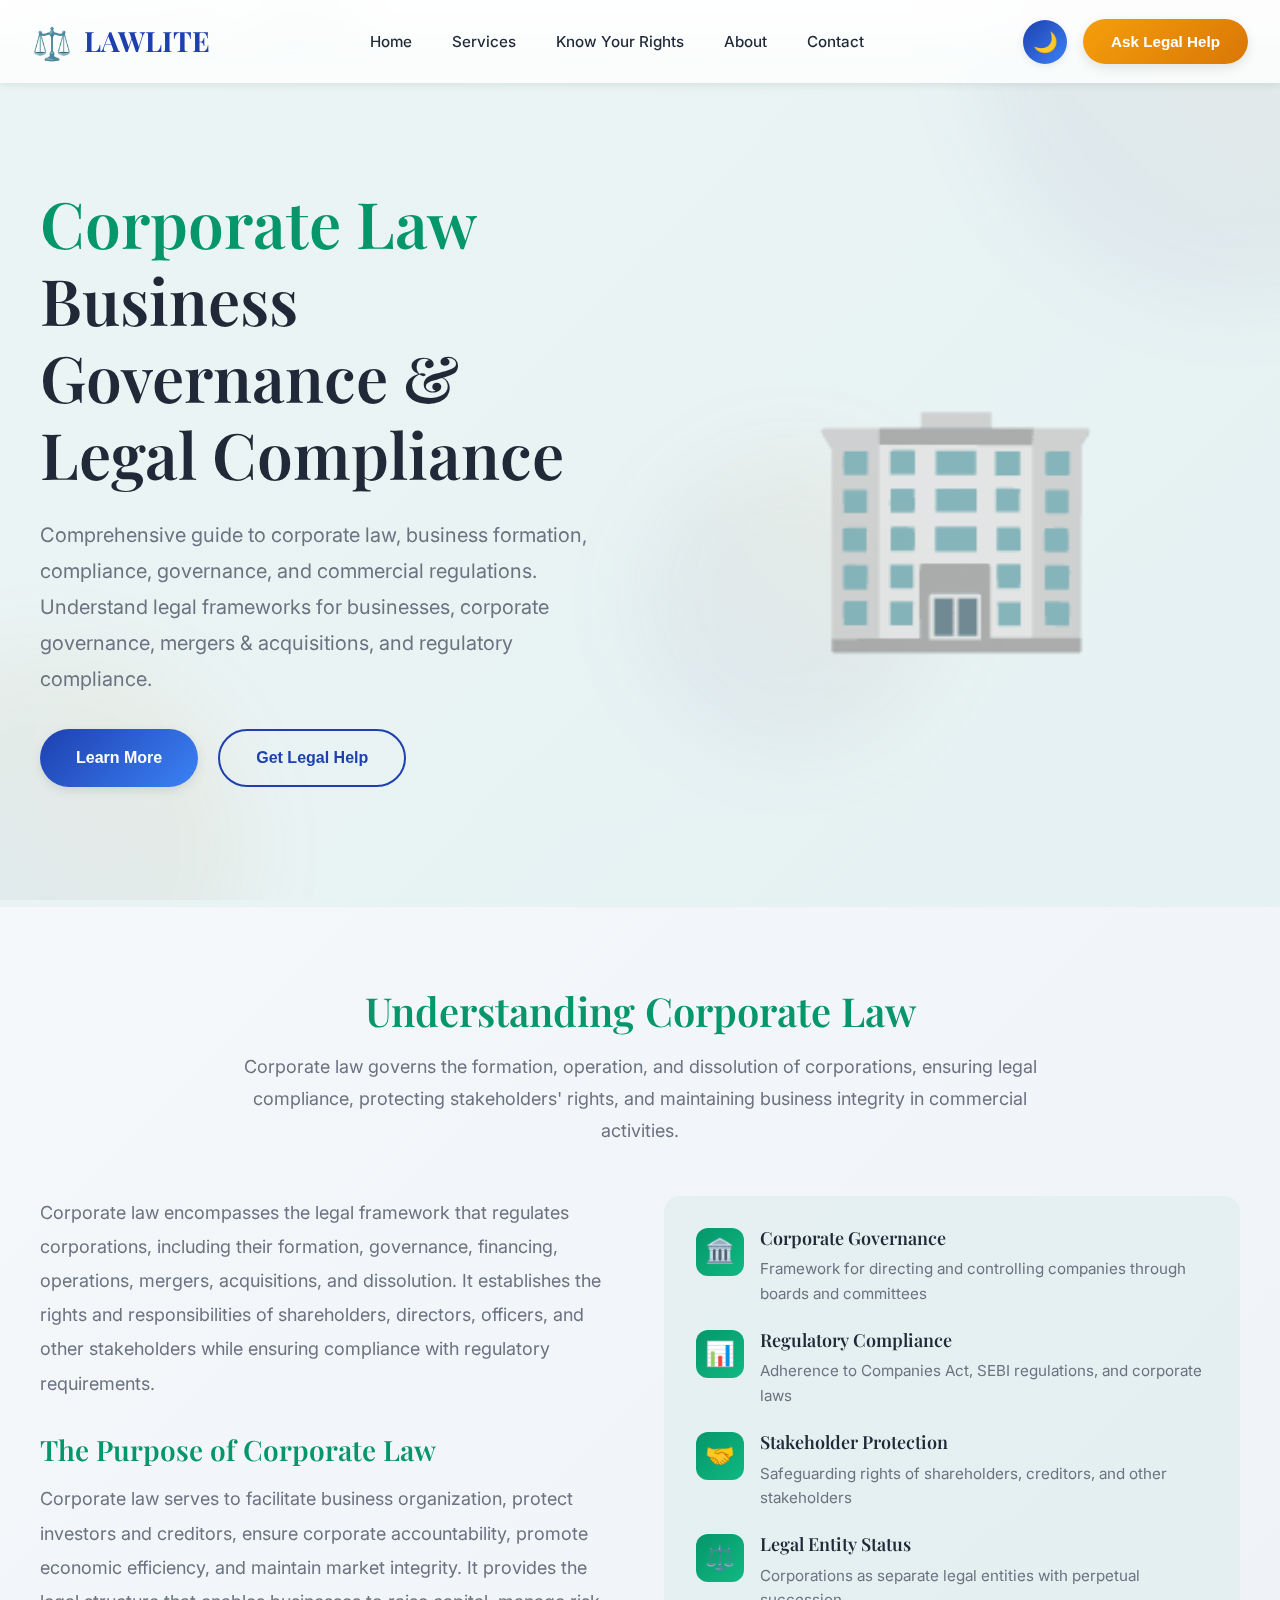
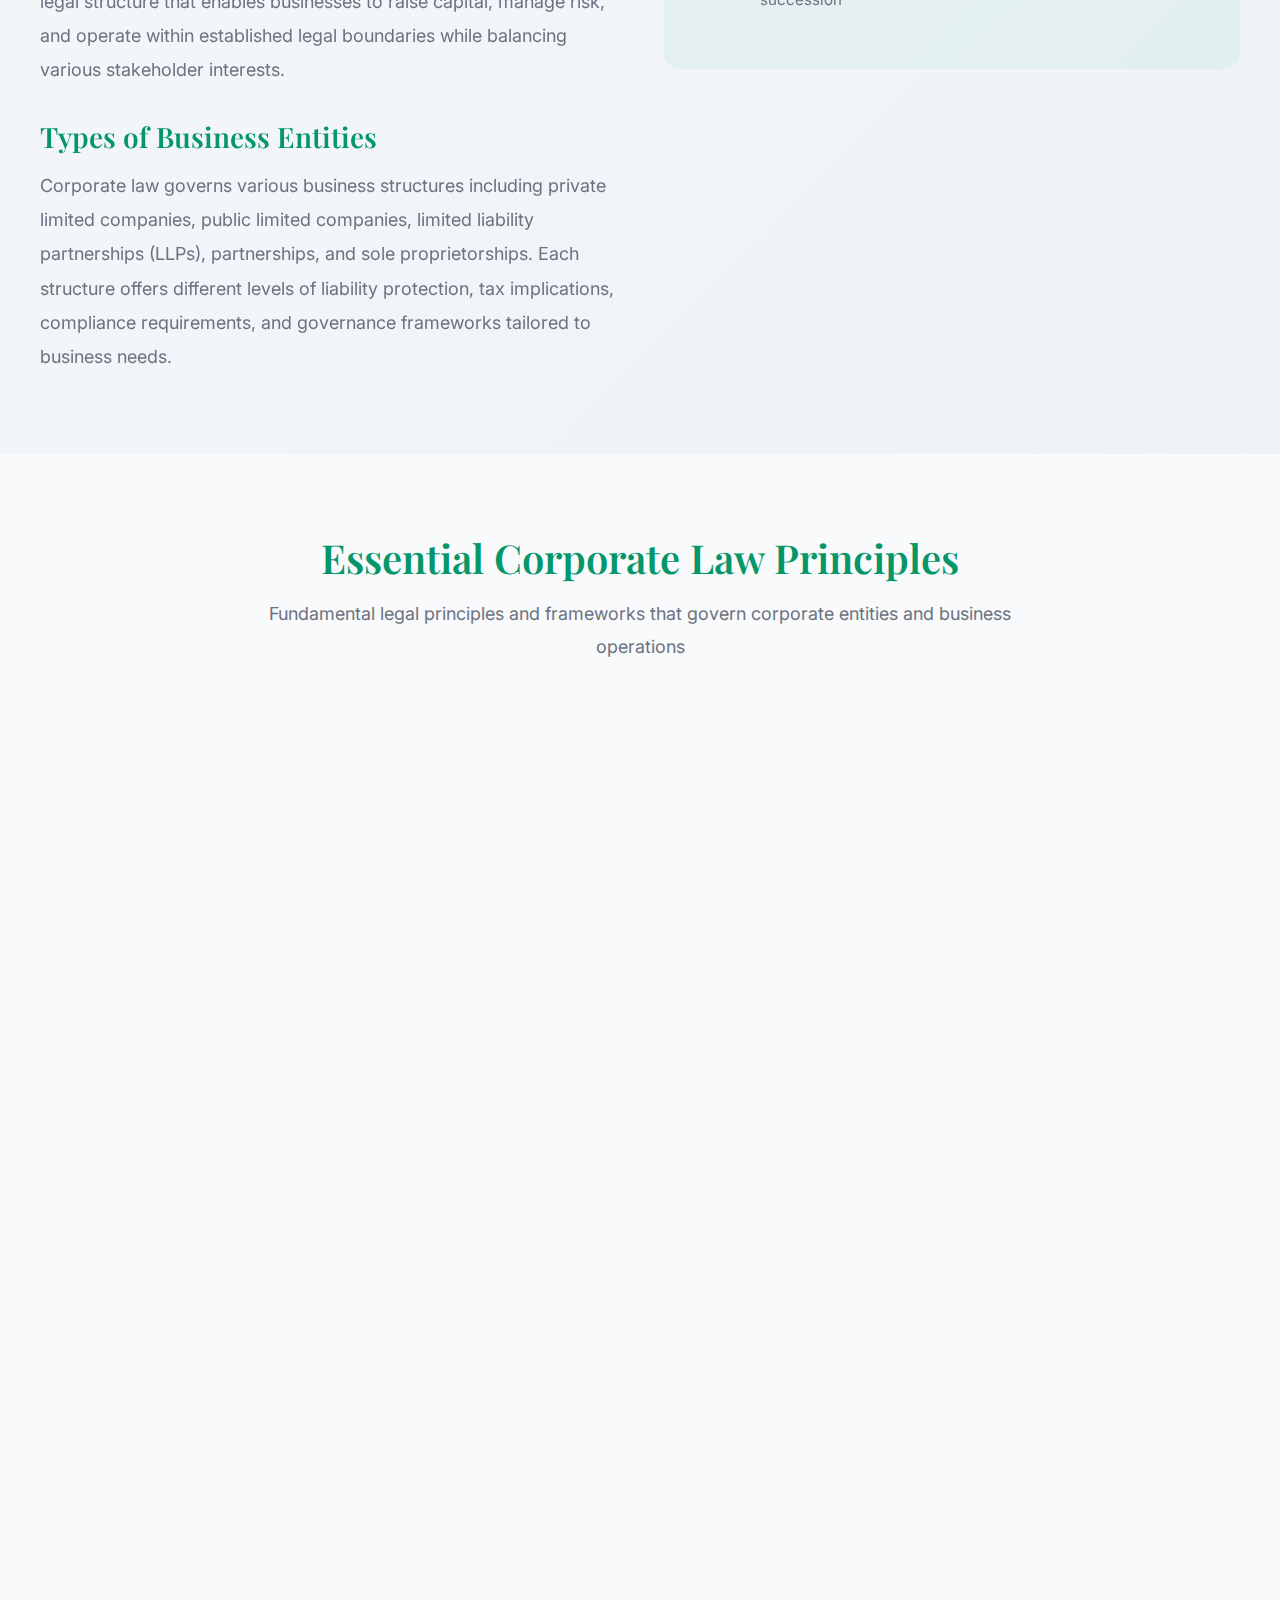
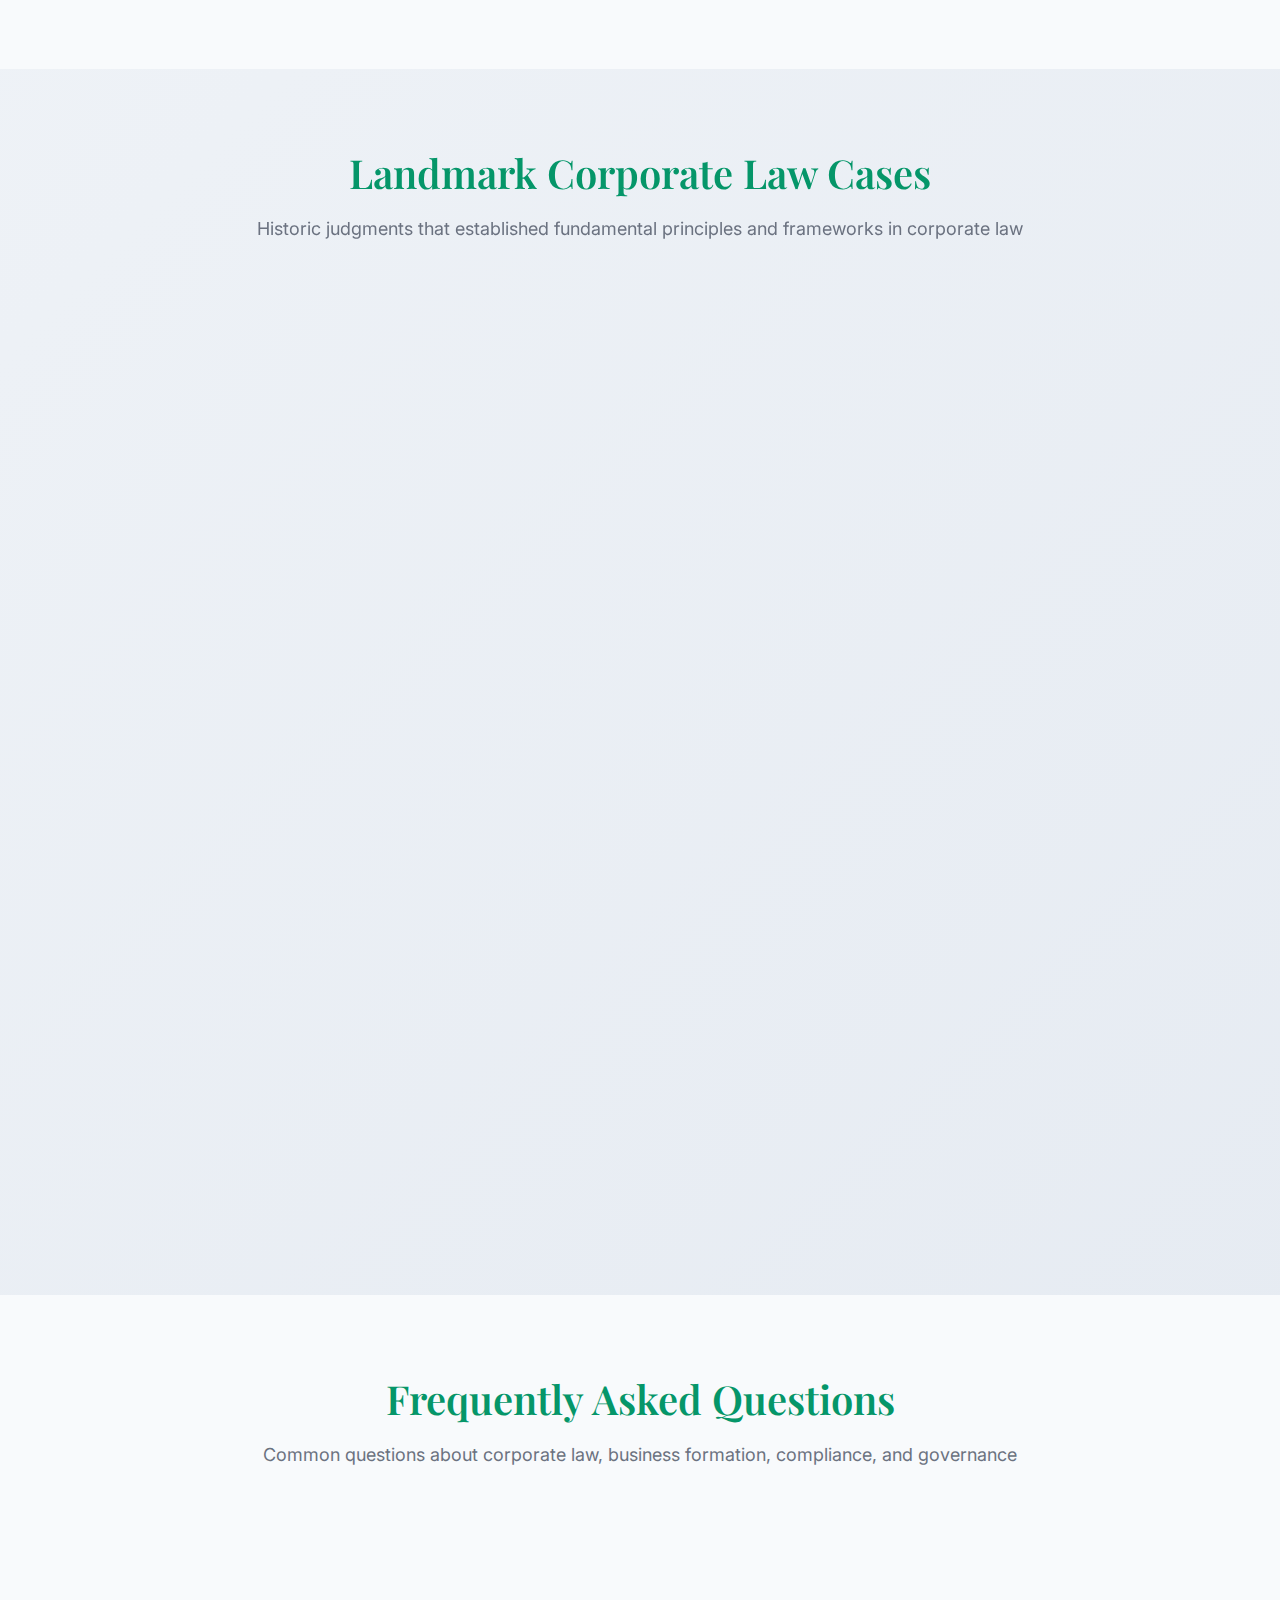
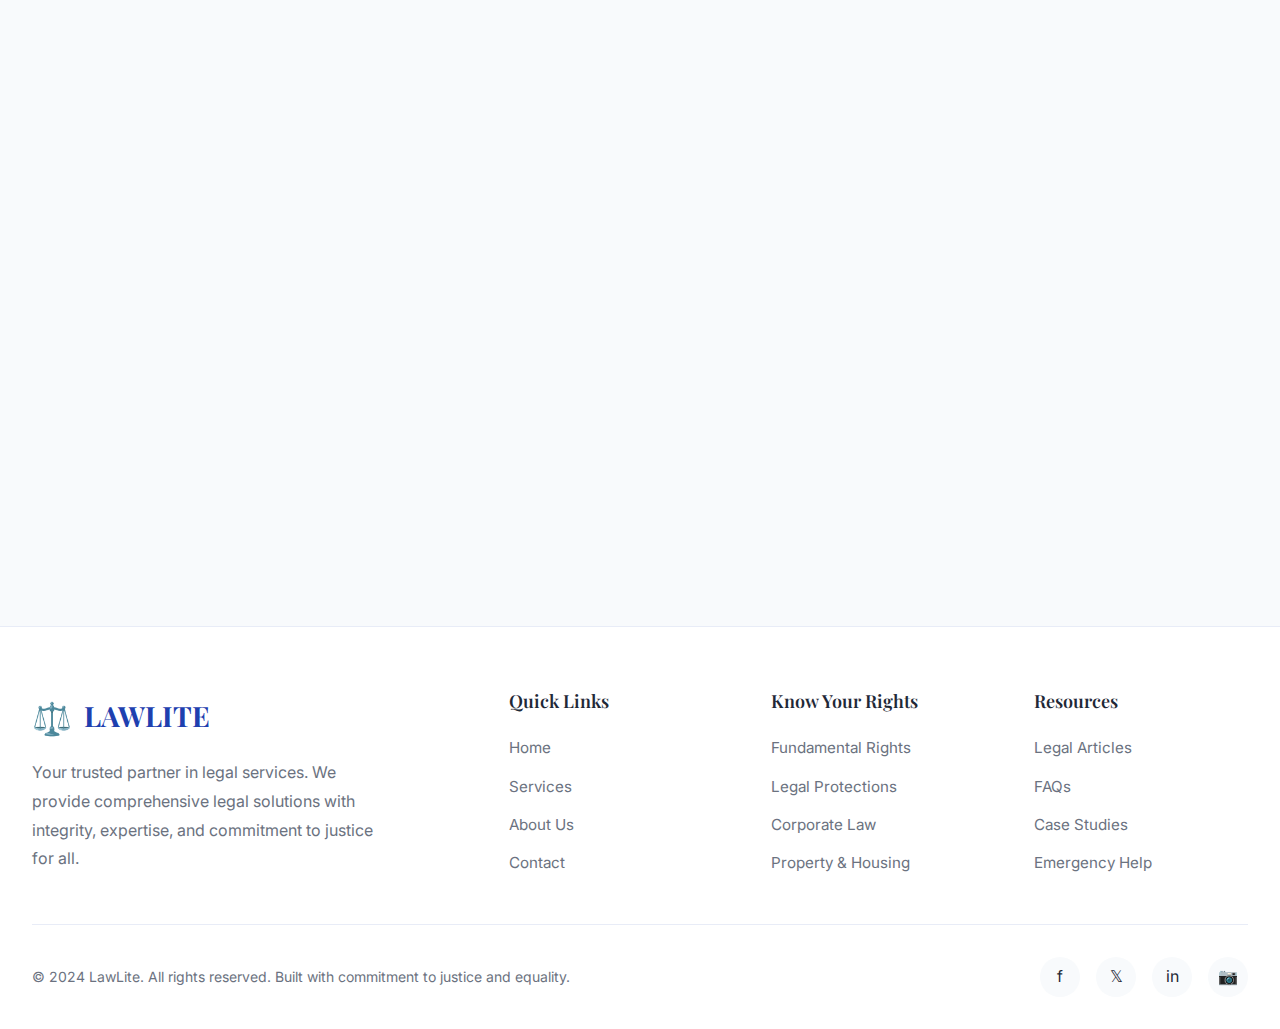
<file: LawLite/frontend/laws/corporatelaw.html>
<!DOCTYPE html>
<html lang="en">
<head>
    <meta charset="UTF-8">
    <meta name="viewport" content="width=device-width, initial-scale=1.0">
    <title>Corporate Law - LawLite</title>
    <link rel="preconnect" href="https://fonts.googleapis.com">
    <link rel="preconnect" href="https://fonts.gstatic.com" crossorigin>
    <link href="https://fonts.googleapis.com/css2?family=Inter:wght@300;400;500;600;700;800&family=Playfair+Display:wght@400;500;600;700;800&display=swap" rel="stylesheet">
    <link rel="stylesheet" href="../home/style.css">
    <style>
        /* Page-specific accent colors */
        :root {
            --page-accent: #059669;
            --page-accent-light: #10b981;
            --page-gradient: linear-gradient(135deg, #059669 0%, #10b981 100%);
        }

        /* Hero Banner */
        .detail-hero {
            min-height: 60vh;
            background: linear-gradient(135deg, rgba(5, 150, 105, 0.05), rgba(16, 185, 129, 0.05));
            display: flex;
            align-items: center;
            padding: 8rem 2rem 4rem;
            position: relative;
            overflow: hidden;
        }

        .detail-hero::before {
            content: '';
            position: absolute;
            top: 0;
            left: 0;
            right: 0;
            height: 4px;
            background: var(--page-gradient);
        }

        .detail-hero-content {
            max-width: 1200px;
            margin: 0 auto;
            display: grid;
            grid-template-columns: 1fr 1fr;
            gap: 4rem;
            align-items: center;
        }

        .hero-text h1 {
            font-size: 4rem;
            margin-bottom: 1.5rem;
            color: var(--text-primary);
        }

        .hero-accent {
            color: var(--page-accent);
        }

        .hero-text p {
            font-size: 1.25rem;
            color: var(--text-secondary);
            line-height: 1.8;
            margin-bottom: 2rem;
        }

        .hero-illustration {
            font-size: 15rem;
            text-align: center;
            opacity: 0.8;
            animation: float-subtle 4s ease-in-out infinite;
        }

        @keyframes float-subtle {
            0%, 100% { transform: translateY(0); }
            50% { transform: translateY(-20px); }
        }

        /* Breadcrumb Navigation */
        .breadcrumb {
            background: var(--bg-secondary);
            padding: 1rem 2rem;
            border-bottom: 1px solid rgba(5, 150, 105, 0.1);
        }

        .breadcrumb-container {
            max-width: 1200px;
            margin: 0 auto;
            display: flex;
            align-items: center;
            gap: 0.5rem;
            font-size: 0.95rem;
        }

        .breadcrumb a {
            color: var(--text-secondary);
            text-decoration: none;
            transition: color 0.3s;
        }

        .breadcrumb a:hover {
            color: var(--page-accent);
        }

        .breadcrumb-current {
            color: var(--page-accent);
            font-weight: 600;
        }

        /* Content Sections */
        .content-section {
            padding: 5rem 2rem;
            position: relative;
        }

        .content-section:nth-child(even) {
            background: var(--bg-secondary);
        }

        .section-container {
            max-width: 1200px;
            margin: 0 auto;
        }

        .section-heading {
            font-size: 2.5rem;
            color: var(--page-accent);
            margin-bottom: 1rem;
            text-align: center;
        }

        .section-intro {
            font-size: 1.125rem;
            color: var(--text-secondary);
            text-align: center;
            max-width: 800px;
            margin: 0 auto 3rem;
            line-height: 1.8;
        }

        /* Key Rights Grid */
        .rights-grid-detail {
            display: grid;
            grid-template-columns: repeat(auto-fit, minmax(300px, 1fr));
            gap: 2rem;
            margin-top: 3rem;
        }

        .right-card {
            background: var(--bg-primary);
            border: 2px solid rgba(5, 150, 105, 0.1);
            border-radius: 16px;
            padding: 2rem;
            transition: all 0.3s;
            position: relative;
            overflow: hidden;
        }

        .right-card::before {
            content: '';
            position: absolute;
            top: 0;
            left: 0;
            width: 4px;
            height: 100%;
            background: var(--page-gradient);
            transform: scaleY(0);
            transition: transform 0.3s;
        }

        .right-card:hover {
            transform: translateY(-5px);
            box-shadow: var(--shadow-lg);
            border-color: var(--page-accent);
        }

        .right-card:hover::before {
            transform: scaleY(1);
        }

        .right-number {
            display: inline-block;
            width: 48px;
            height: 48px;
            background: var(--page-gradient);
            color: white;
            border-radius: 12px;
            display: flex;
            align-items: center;
            justify-content: center;
            font-weight: 700;
            font-size: 1.25rem;
            margin-bottom: 1rem;
        }

        .right-card h3 {
            font-size: 1.5rem;
            color: var(--text-primary);
            margin-bottom: 1rem;
        }

        .right-card p {
            color: var(--text-secondary);
            line-height: 1.7;
        }

        /* Case Studies */
        .case-study {
            background: var(--bg-primary);
            border-left: 4px solid var(--page-accent);
            border-radius: 12px;
            padding: 2rem;
            margin-bottom: 2rem;
            box-shadow: var(--shadow-sm);
            transition: all 0.3s;
        }

        .case-study:hover {
            box-shadow: var(--shadow-md);
            transform: translateX(5px);
        }

        .case-title {
            font-size: 1.5rem;
            color: var(--page-accent);
            margin-bottom: 1rem;
            font-weight: 600;
        }

        .case-content {
            color: var(--text-secondary);
            line-height: 1.8;
            margin-bottom: 1rem;
        }

        .case-outcome {
            background: rgba(5, 150, 105, 0.1);
            padding: 1rem;
            border-radius: 8px;
            margin-top: 1rem;
        }

        .case-outcome strong {
            color: var(--page-accent);
        }

        /* FAQ Section */
        .faq-container {
            max-width: 900px;
            margin: 0 auto;
        }

        .faq-item {
            background: var(--bg-primary);
            border: 1px solid rgba(5, 150, 105, 0.1);
            border-radius: 12px;
            margin-bottom: 1rem;
            overflow: hidden;
            transition: all 0.3s;
        }

        .faq-question {
            padding: 1.5rem;
            cursor: pointer;
            display: flex;
            justify-content: space-between;
            align-items: center;
            font-weight: 600;
            color: var(--text-primary);
            transition: all 0.3s;
        }

        .faq-question:hover {
            background: rgba(5, 150, 105, 0.05);
            color: var(--page-accent);
        }

        .faq-icon {
            font-size: 1.5rem;
            transition: transform 0.3s;
        }

        .faq-item.active .faq-icon {
            transform: rotate(45deg);
        }

        .faq-answer {
            max-height: 0;
            overflow: hidden;
            transition: max-height 0.3s ease-out;
            padding: 0 1.5rem;
        }

        .faq-item.active .faq-answer {
            max-height: 500px;
            padding: 0 1.5rem 1.5rem;
        }

        .faq-answer p {
            color: var(--text-secondary);
            line-height: 1.8;
        }

        /* Overview Section */
        .overview-content {
            display: grid;
            grid-template-columns: 1fr 1fr;
            gap: 3rem;
            align-items: start;
        }

        .overview-text {
            color: var(--text-secondary);
            line-height: 1.9;
            font-size: 1.125rem;
        }

        .overview-text h3 {
            color: var(--page-accent);
            font-size: 1.75rem;
            margin: 2rem 0 1rem;
        }

        .overview-highlights {
            background: linear-gradient(135deg, rgba(5, 150, 105, 0.05), rgba(16, 185, 129, 0.05));
            border-radius: 16px;
            padding: 2rem;
        }

        .highlight-item {
            display: flex;
            align-items: start;
            gap: 1rem;
            margin-bottom: 1.5rem;
        }

        .highlight-icon {
            width: 48px;
            height: 48px;
            background: var(--page-gradient);
            color: white;
            border-radius: 12px;
            display: flex;
            align-items: center;
            justify-content: center;
            font-size: 1.5rem;
            flex-shrink: 0;
        }

        .highlight-text h4 {
            color: var(--text-primary);
            margin-bottom: 0.5rem;
            font-size: 1.125rem;
        }

        .highlight-text p {
            color: var(--text-secondary);
            line-height: 1.6;
            font-size: 0.95rem;
        }

        @media (max-width: 768px) {
            .detail-hero-content {
                grid-template-columns: 1fr;
            }

            .hero-text h1 {
                font-size: 2.5rem;
            }

            .hero-illustration {
                font-size: 8rem;
            }

            .overview-content {
                grid-template-columns: 1fr;
            }

            .cta-buttons {
                flex-direction: column;
            }
        }
    </style>
</head>

<body>
    <!-- Animated Background -->
    <div class="bg-decoration">
        <div class="floating-shape shape-1"></div>
        <div class="floating-shape shape-2"></div>
        <div class="floating-shape shape-3"></div>
    </div>

    <!-- Navigation -->
    <nav class="navbar" id="navbar">
        <div class="nav-container">
            <div class="logo">
                <span class="logo-icon">⚖️</span>
                <span class="logo-text">LAWLITE</span>
            </div>
            <ul class="nav-links">
                <li><a href="../home/index.html" class="nav-link">Home</a></li>
                <li><a href="../home/index.html#services" class="nav-link">Services</a></li>
                <li><a href="../home/index.html#rights" class="nav-link">Know Your Rights</a></li>
                <li><a href="../home/index.html#about" class="nav-link">About</a></li>
                <li><a href="../home/index.html#contact" class="nav-link">Contact</a></li>
            </ul>
            <div class="nav-actions">
                <button class="dark-mode-toggle" id="darkModeToggle">🌙</button>
                <button class="cta-button" onclick="window.location.href='../home/index.html#form-section'">Ask Legal Help</button>
            </div>
        </div>
    </nav>

    <!-- Breadcrumb -->
    <div class="breadcrumb">
        <div class="breadcrumb-container">
            <a href="../home/index.html">Home</a>
            <span>›</span>
            <a href="../home/index.html#rights">Know Your Rights</a>
            <span>›</span>
            <span class="breadcrumb-current">Corporate Law</span>
        </div>
    </div>

    <!-- Hero Banner -->
    <section class="detail-hero">
        <div class="detail-hero-content">
            <div class="hero-text">
                <h1>
                    <span class="hero-accent">Corporate Law</span><br>
                    Business Governance & Legal Compliance
                </h1>
                <p>
                    Comprehensive guide to corporate law, business formation, compliance, governance, and commercial regulations. 
                    Understand legal frameworks for businesses, corporate governance, mergers & acquisitions, and regulatory compliance.
                </p>
                <div class="hero-buttons">
                    <button class="btn-primary" onclick="document.querySelector('.content-section').scrollIntoView({behavior: 'smooth'})">
                        Learn More
                    </button>
                    <button class="btn-secondary" onclick="window.location.href='../home/index.html#contact'">
                        Get Legal Help
                    </button>
                </div>
            </div>
            <div class="hero-illustration">🏢</div>
        </div>
    </section>

    <!-- Overview Section -->
    <section class="content-section">
        <div class="section-container">
            <h2 class="section-heading">Understanding Corporate Law</h2>
            <p class="section-intro">
                Corporate law governs the formation, operation, and dissolution of corporations, ensuring legal compliance, 
                protecting stakeholders' rights, and maintaining business integrity in commercial activities.
            </p>

            <div class="overview-content">
                <div class="overview-text">
                    <p>
                        Corporate law encompasses the legal framework that regulates corporations, including their formation, 
                        governance, financing, operations, mergers, acquisitions, and dissolution. It establishes the rights 
                        and responsibilities of shareholders, directors, officers, and other stakeholders while ensuring 
                        compliance with regulatory requirements.
                    </p>

                    <h3>The Purpose of Corporate Law</h3>
                    <p>
                        Corporate law serves to facilitate business organization, protect investors and creditors, 
                        ensure corporate accountability, promote economic efficiency, and maintain market integrity. 
                        It provides the legal structure that enables businesses to raise capital, manage risk, and 
                        operate within established legal boundaries while balancing various stakeholder interests.
                    </p>

                    <h3>Types of Business Entities</h3>
                    <p>
                        Corporate law governs various business structures including private limited companies, 
                        public limited companies, limited liability partnerships (LLPs), partnerships, and sole 
                        proprietorships. Each structure offers different levels of liability protection, tax 
                        implications, compliance requirements, and governance frameworks tailored to business needs.
                    </p>
                </div>

                <div class="overview-highlights">
                    <div class="highlight-item">
                        <div class="highlight-icon">🏛️</div>
                        <div class="highlight-text">
                            <h4>Corporate Governance</h4>
                            <p>Framework for directing and controlling companies through boards and committees</p>
                        </div>
                    </div>

                    <div class="highlight-item">
                        <div class="highlight-icon">📊</div>
                        <div class="highlight-text">
                            <h4>Regulatory Compliance</h4>
                            <p>Adherence to Companies Act, SEBI regulations, and corporate laws</p>
                        </div>
                    </div>

                    <div class="highlight-item">
                        <div class="highlight-icon">🤝</div>
                        <div class="highlight-text">
                            <h4>Stakeholder Protection</h4>
                            <p>Safeguarding rights of shareholders, creditors, and other stakeholders</p>
                        </div>
                    </div>

                    <div class="highlight-item">
                        <div class="highlight-icon">⚖️</div>
                        <div class="highlight-text">
                            <h4>Legal Entity Status</h4>
                            <p>Corporations as separate legal entities with perpetual succession</p>
                        </div>
                    </div>
                </div>
            </div>
        </div>
    </section>

    <!-- Key Rights Section -->
    <section class="content-section">
        <div class="section-container">
            <h2 class="section-heading">Essential Corporate Law Principles</h2>
            <p class="section-intro">
                Fundamental legal principles and frameworks that govern corporate entities and business operations
            </p>

            <div class="rights-grid-detail">
                <div class="right-card">
                    <div class="right-number">1</div>
                    <h3>Separate Legal Entity</h3>
                    <p>
                        A corporation is recognized as a separate legal entity distinct from its shareholders 
                        and directors. This principle allows companies to own property, enter contracts, sue 
                        and be sued in their own name, and provides limited liability protection to shareholders 
                        for corporate debts and obligations.
                    </p>
                </div>

                <div class="right-card">
                    <div class="right-number">2</div>
                    <h3>Limited Liability Protection</h3>
                    <p>
                        Shareholders' liability is limited to their investment in the company, protecting 
                        personal assets from corporate debts and legal claims. This fundamental principle 
                        encourages investment and entrepreneurship by reducing personal financial risk for 
                        investors and business owners.
                    </p>
                </div>

                <div class="right-card">
                    <div class="right-number">3</div>
                    <h3>Corporate Governance Framework</h3>
                    <p>
                        Companies must establish proper governance structures including boards of directors, 
                        audit committees, and compliance mechanisms. This ensures accountability, transparency, 
                        and ethical decision-making while protecting stakeholder interests and maintaining 
                        regulatory compliance.
                    </p>
                </div>

                <div class="right-card">
                    <div class="right-number">4</div>
                    <h3>Shareholder Rights Protection</h3>
                    <p>
                        Corporate law safeguards shareholder rights including voting rights, dividend entitlements, 
                        information access, and participation in major corporate decisions. Mechanisms exist for 
                        minority shareholder protection and prevention of oppression and mismanagement.
                    </p>
                </div>

                <div class="right-card">
                    <div class="right-number">5</div>
                    <h3>Regulatory Compliance Obligations</h3>
                    <p>
                        Corporations must comply with extensive regulatory requirements including financial 
                        reporting, disclosure norms, corporate social responsibility, and various sector-specific 
                        regulations. Non-compliance can result in penalties, legal actions, and reputational damage.
                    </p>
                </div>

                <div class="right-card">
                    <div class="right-number">6</div>
                    <h3>Mergers & Acquisitions Regulation</h3>
                    <p>
                        Corporate law provides frameworks for mergers, acquisitions, amalgamations, and 
                        corporate restructuring. These regulations ensure fair valuation, protect stakeholder 
                        interests, prevent monopolistic practices, and maintain market competition through 
                        proper oversight and approval processes.
                    </p>
                </div>
            </div>
        </div>
    </section>

    <!-- Case Studies Section -->
    <section class="content-section">
        <div class="section-container">
            <h2 class="section-heading">Landmark Corporate Law Cases</h2>
            <p class="section-intro">
                Historic judgments that established fundamental principles and frameworks in corporate law
            </p>

            <div class="case-study">
                <h3 class="case-title">Salomon v. Salomon & Co. Ltd. (1897)</h3>
                <p class="case-content">
                    This foundational English case established the principle of corporate personality and 
                    limited liability. Aaron Salomon incorporated his business as a limited company with 
                    himself and family members as shareholders. When the company failed, creditors argued 
                    Salomon should be personally liable for company debts.
                </p>
                <div class="case-outcome">
                    <strong>Outcome:</strong> The House of Lords upheld the separate legal entity doctrine, 
                    establishing that a properly incorporated company is a separate legal person distinct 
                    from its shareholders, creating the foundation for modern corporate law worldwide.
                </div>
            </div>

            <div class="case-study">
                <h3 class="case-title">Foss v. Harbottle (1843)</h3>
                <p class="case-content">
                    This landmark case established the proper plaintiff principle and the rule of majority 
                    control in corporate governance. Minority shareholders sued company directors for 
                    alleged misconduct, but the majority shareholders supported the directors' actions.
                </p>
                <div class="case-outcome">
                    <strong>Outcome:</strong> The court established that individual shareholders cannot 
                    sue for wrongs done to the company - the company itself must be the plaintiff. This 
                    created the foundation for derivative actions and majority rule principles in corporate law.
                </div>
            </div>

            <div class="case-study">
                <h3 class="case-title">Diamond v. Chakrabarty (1980)</h3>
                <p class="case-content">
                    This US Supreme Court case addressed whether genetically modified organisms could be 
                    patented. A microbiologist developed a bacterium capable of breaking down crude oil, 
                    but the patent office rejected the patent application arguing living things weren't patentable.
                </p>
                <div class="case-outcome">
                    <strong>Outcome:</strong> The Court held that genetically engineered microorganisms 
                    were patentable, establishing that human-made living organisms constitute patentable 
                    subject matter, significantly impacting biotechnology and pharmaceutical corporations.
                </div>
            </div>
        </div>
    </section>

    <!-- FAQ Section -->
    <section class="content-section">
        <div class="section-container">
            <h2 class="section-heading">Frequently Asked Questions</h2>
            <p class="section-intro">
                Common questions about corporate law, business formation, compliance, and governance
            </p>

            <div class="faq-container">
                <div class="faq-item">
                    <div class="faq-question">
                        <span>What are the different types of business entities in India?</span>
                        <span class="faq-icon">+</span>
                    </div>
                    <div class="faq-answer">
                        <p>
                            India offers several business entity options: Private Limited Company (most popular 
                            for startups and growing businesses), Public Limited Company (for larger enterprises 
                            with public shareholding), Limited Liability Partnership (LLP - hybrid with limited 
                            liability and partnership flexibility), Partnership Firm (unincorporated with 
                            unlimited liability), Sole Proprietorship (single ownership with unlimited liability), 
                            One Person Company (OPC - single member company), and Section 8 Company (for non-profit 
                            organizations). Each structure has different compliance requirements, liability protection, 
                            tax implications, and governance frameworks. The choice depends on factors like business 
                            size, funding requirements, risk tolerance, and growth plans.
                        </p>
                    </div>
                </div>

                <div class="faq-item">
                    <div class="faq-question">
                        <span>What are the key compliance requirements for private limited companies?</span>
                        <span class="faq-icon">+</span>
                    </div>
                    <div class="faq-answer">
                        <p>
                            Private limited companies must comply with: Annual financial statements preparation 
                            and filing, Annual return filing with Registrar of Companies, Income tax returns 
                            and advance tax payments, GST registration and returns (if applicable), Board meetings 
                            (minimum 4 per year with maximum 120 days gap), Annual General Meeting (once per year), 
                            Statutory audits by qualified auditors, Maintenance of statutory registers and records, 
                            Director identification number (DIN) and digital signature certificate (DSC) compliance, 
                            Share allotment and transfer formalities, and Compliance with specific industry regulations. 
                            Additional requirements apply for companies meeting certain thresholds for paid-up capital, 
                            turnover, or borrowing. Non-compliance can result in penalties, prosecution, and disqualification of directors.
                        </p>
                    </div>
                </div>

                <div class="faq-item">
                    <div class="faq-question">
                        <span>What is the difference between directors and shareholders?</span>
                        <span class="faq-icon">+</span>
                    </div>
                    <div class="faq-answer">
                        <p>
                            Shareholders are the owners of the company who invest capital and hold shares representing 
                            ownership interest. Their main rights include voting on major decisions, receiving dividends, 
                            and participating in company assets upon liquidation. Directors are appointed by shareholders 
                            to manage the company's affairs and make day-to-day operational decisions. Key differences: 
                            Shareholders own the company, directors manage it; Shareholders have limited liability, 
                            directors have fiduciary duties and potential personal liability; Shareholders exercise 
                            control through voting, directors through board resolutions; Shareholders receive profits 
                            as dividends, directors receive salaries or fees; All companies must have directors, but 
                            shareholders may vary in number. Directors owe fiduciary duties to act in the company's 
                            best interests, while shareholders primarily seek return on investment.
                        </p>
                    </div>
                </div>

                <div class="faq-item">
                    <div class="faq-question">
                        <span>What are the legal requirements for company incorporation?</span>
                        <span class="faq-icon">+</span>
                    </div>
                    <div class="faq-answer">
                        <p>
                            Company incorporation requires: Minimum 2 shareholders and 2 directors for private 
                            companies (1 for OPC), Minimum authorized capital (no minimum requirement now, but 
                            appropriate capital based on business needs), Digital Signature Certificates (DSC) 
                            for all proposed directors, Director Identification Number (DIN) for all directors, 
                            Reservation and approval of company name through RUN service, Registered office address 
                            proof, Memorandum of Association (defining company objectives and capital structure), 
                            Articles of Association (internal rules and regulations), Declaration by professionals 
                            and subscribers, and Various forms and documents filed with Registrar of Companies. 
                            The process typically takes 10-15 days and involves obtaining Certificate of Incorporation 
                            and Business Identification Number (BIN). Post-incorporation, companies must obtain 
                            PAN, TAN, open bank accounts, and comply with other regulatory requirements.
                        </p>
                    </div>
                </div>

                <div class="faq-item">
                    <div class="faq-question">
                        <span>What are the legal requirements for mergers and acquisitions?</span>
                        <span class="faq-icon">+</span>
                    </div>
                    <div class="faq-answer">
                        <p>
                            M&A transactions require compliance with: Companies Act, 2013 provisions for schemes 
                            of arrangement, Competition Commission of India (CCI) approval for combinations meeting 
                            specified thresholds, Securities and Exchange Board of India (SEBI) regulations for 
                            listed companies, Stock exchange listing agreements and disclosure requirements, 
                            Income Tax Act provisions for tax-neutral mergers, Foreign Exchange Management Act 
                            (FEMA) regulations for cross-border transactions, Sector-specific regulatory approvals 
                            (RBI for banking, IRDAI for insurance, etc.), Due diligence of legal, financial, and 
                            operational aspects, Shareholder and creditor approvals as required, NCLT approval 
                            for schemes of arrangement, and Compliance with labor laws and employee protection 
                            provisions. The process involves detailed documentation including scheme documents, 
                            valuation reports, and various applications to regulatory authorities.
                        </p>
                    </div>
                </div>

                <div class="faq-item">
                    <div class="faq-question">
                        <span>What are the director's fiduciary duties and liabilities?</span>
                        <span class="faq-icon">+</span>
                    </div>
                    <div class="faq-answer">
                        <p>
                            Directors owe fiduciary duties including: Duty to act in good faith and in company's 
                            best interests, Duty to exercise care, skill, and diligence, Duty to avoid conflicts 
                            of interest, Duty not to make secret profits, Duty to act within powers conferred 
                            by Memorandum and Articles, and Duty to protect company property. Directors can be 
                            held liable for: Breach of fiduciary duties, Fraudulent or wrongful trading, 
                            Non-compliance with statutory obligations, Tax defaults, Environmental violations, 
                            and Offenses under specific statutes. Liabilities can be civil (compensation, damages) 
                            or criminal (fines, imprisonment). Protection measures include: Maintaining proper 
                            records and minutes, Seeking professional advice when needed, Obtaining directors 
                            and officers (D&O) insurance, Conducting due diligence, and Ensuring compliance 
                            with all legal requirements. The Companies Act, 2013 specifically codifies directors' 
                            duties and provides for both civil and criminal consequences for breaches.
                        </p>
                    </div>
                </div>
            </div>
        </div>
    </section>

    <!-- Footer -->
    <footer class="site-footer">
        <div class="footer-content">
            <div class="footer-brand">
                <div class="footer-logo">
                    <span class="logo-icon">⚖️</span>
                    <span>LAWLITE</span>
                </div>
                <p class="footer-description">
                    Your trusted partner in legal services. We provide comprehensive legal solutions
                    with integrity, expertise, and commitment to justice for all.
                </p>
            </div>

            <div class="footer-section">
                <h4>Quick Links</h4>
                <div class="footer-links">
                    <a href="../home/index.html#home">Home</a>
                    <a href="../home/index.html#services">Services</a>
                    <a href="../home/index.html#about">About Us</a>
                    <a href="../home/index.html#contact">Contact</a>
                </div>
            </div>

            <div class="footer-section">
                <h4>Know Your Rights</h4>
                <div class="footer-links">
                    <a href="../rights/fundamentalrights.html">Fundamental Rights</a>
                    <a href="../rights/legalprotections.html">Legal Protections</a>
                    <a href="../laws/corporatelaw.html">Corporate Law</a>
                    <a href="../rights/propertyhousing.html">Property & Housing</a>
                </div>
            </div>

            <div class="footer-section">
                <h4>Resources</h4>
                <div class="footer-links">
                    <a href="#">Legal Articles</a>
                    <a href="#">FAQs</a>
                    <a href="#">Case Studies</a>
                    <a href="#">Emergency Help</a>
                </div>
            </div>
        </div>

        <div class="footer-bottom">
            <div class="copyright">
                © 2024 LawLite. All rights reserved. Built with commitment to justice and equality.
            </div>
            <div class="footer-social">
                <a href="#" aria-label="Facebook">f</a>
                <a href="#" aria-label="Twitter">𝕏</a>
                <a href="#" aria-label="LinkedIn">in</a>
                <a href="#" aria-label="Instagram">📷</a>
            </div>
        </div>
    </footer>

    <script>
        // FAQ Accordion functionality
        document.querySelectorAll('.faq-question').forEach(question => {
            question.addEventListener('click', () => {
                const faqItem = question.parentElement;
                const isActive = faqItem.classList.contains('active');

                // Close all FAQs
                document.querySelectorAll('.faq-item').forEach(item => {
                    item.classList.remove('active');
                });

                // Open clicked FAQ if it wasn't active
                if (!isActive) {
                    faqItem.classList.add('active');
                }
            });
        });

        // Smooth scroll animation for elements
        const observerOptions = {
            threshold: 0.1,
            rootMargin: '0px 0px -50px 0px'
        };

        const observer = new IntersectionObserver((entries) => {
            entries.forEach(entry => {
                if (entry.isIntersecting) {
                    entry.target.style.opacity = '1';
                    entry.target.style.transform = 'translateY(0)';
                }
            });
        }, observerOptions);

        document.querySelectorAll('.right-card, .case-study, .faq-item').forEach(el => {
            el.style.opacity = '0';
            el.style.transform = 'translateY(30px)';
            el.style.transition = 'opacity 0.6s ease, transform 0.6s ease';
            observer.observe(el);
        });

        // Dark mode toggle
        document.getElementById('darkModeToggle').addEventListener('click', () => {
            document.body.classList.toggle('dark-mode');
        });

        // Navbar scroll effect
        window.addEventListener('scroll', () => {
            const navbar = document.getElementById('navbar');
            if (window.scrollY > 100) {
                navbar.style.background = 'var(--bg-primary)';
                navbar.style.boxShadow = 'var(--shadow-sm)';
            } else {
                navbar.style.background = 'transparent';
                navbar.style.boxShadow = 'none';
            }
        });
    </script>
</body>
</html>
</file>
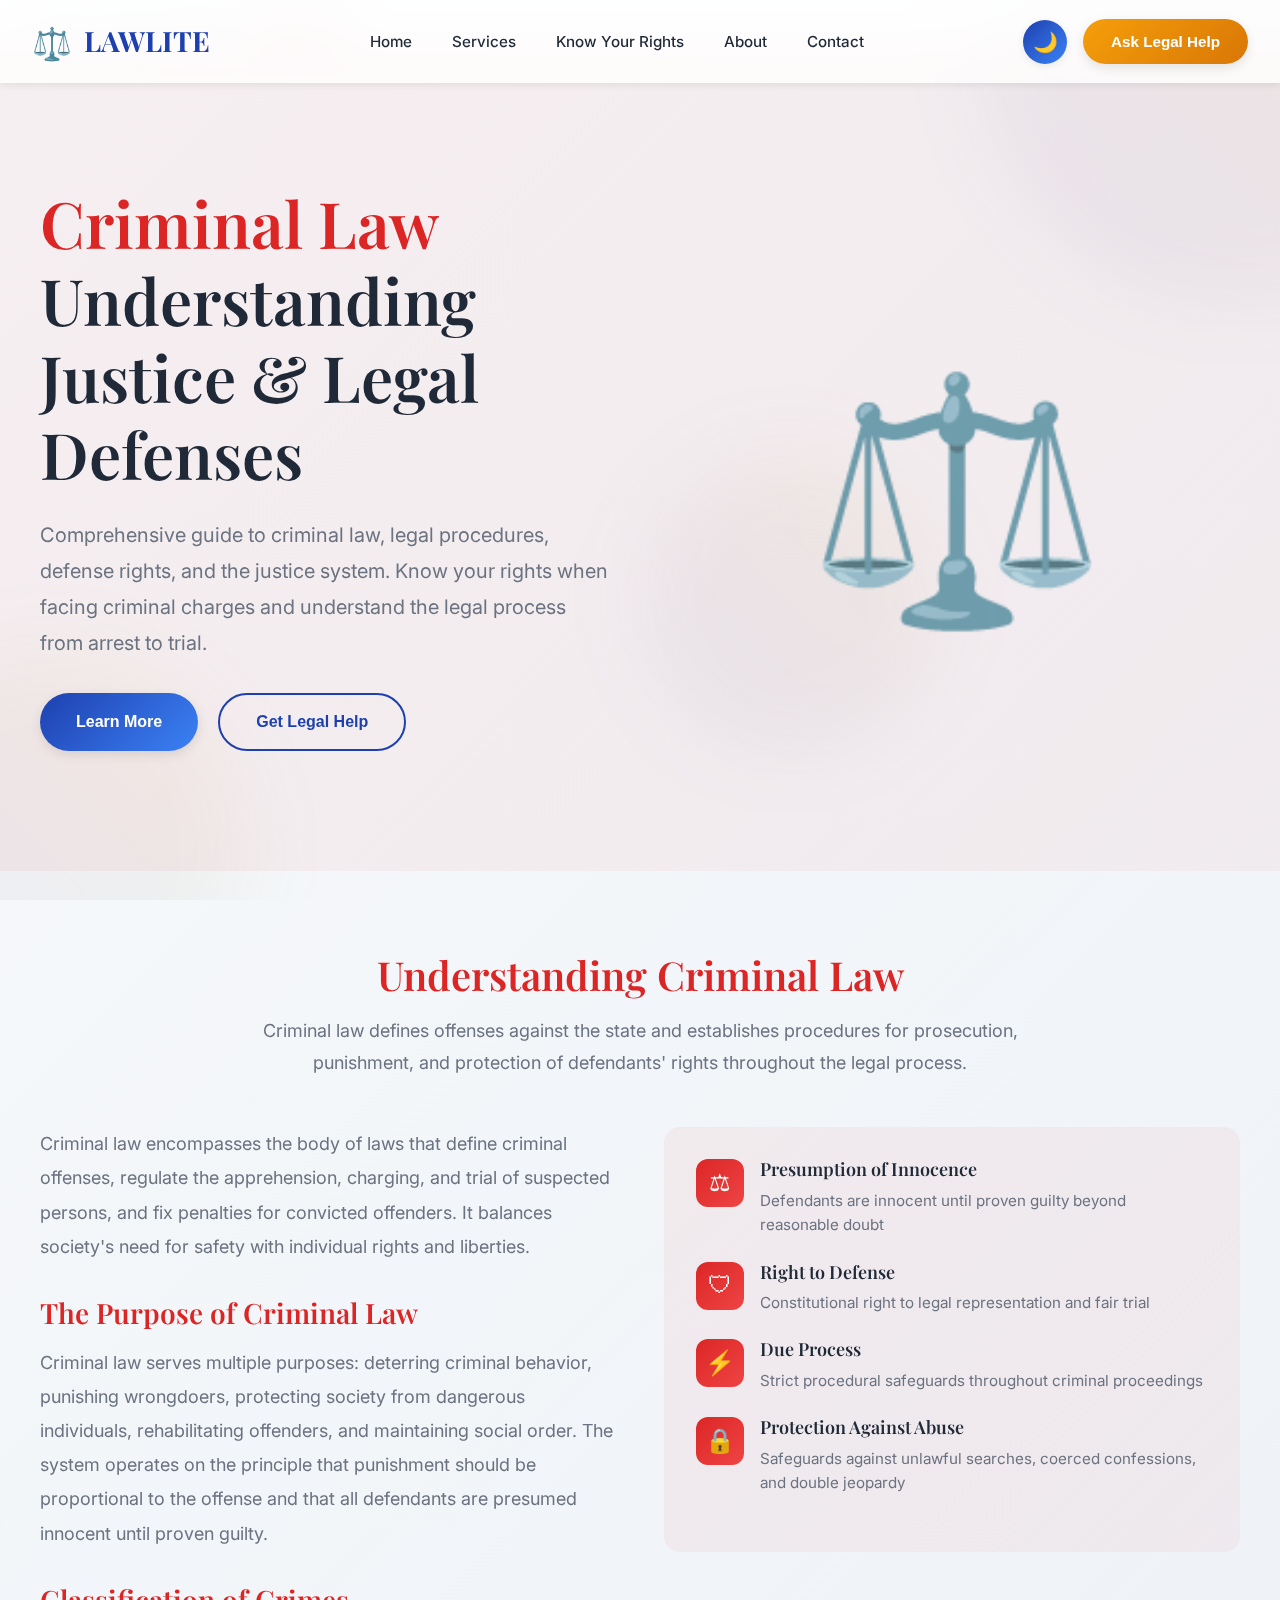
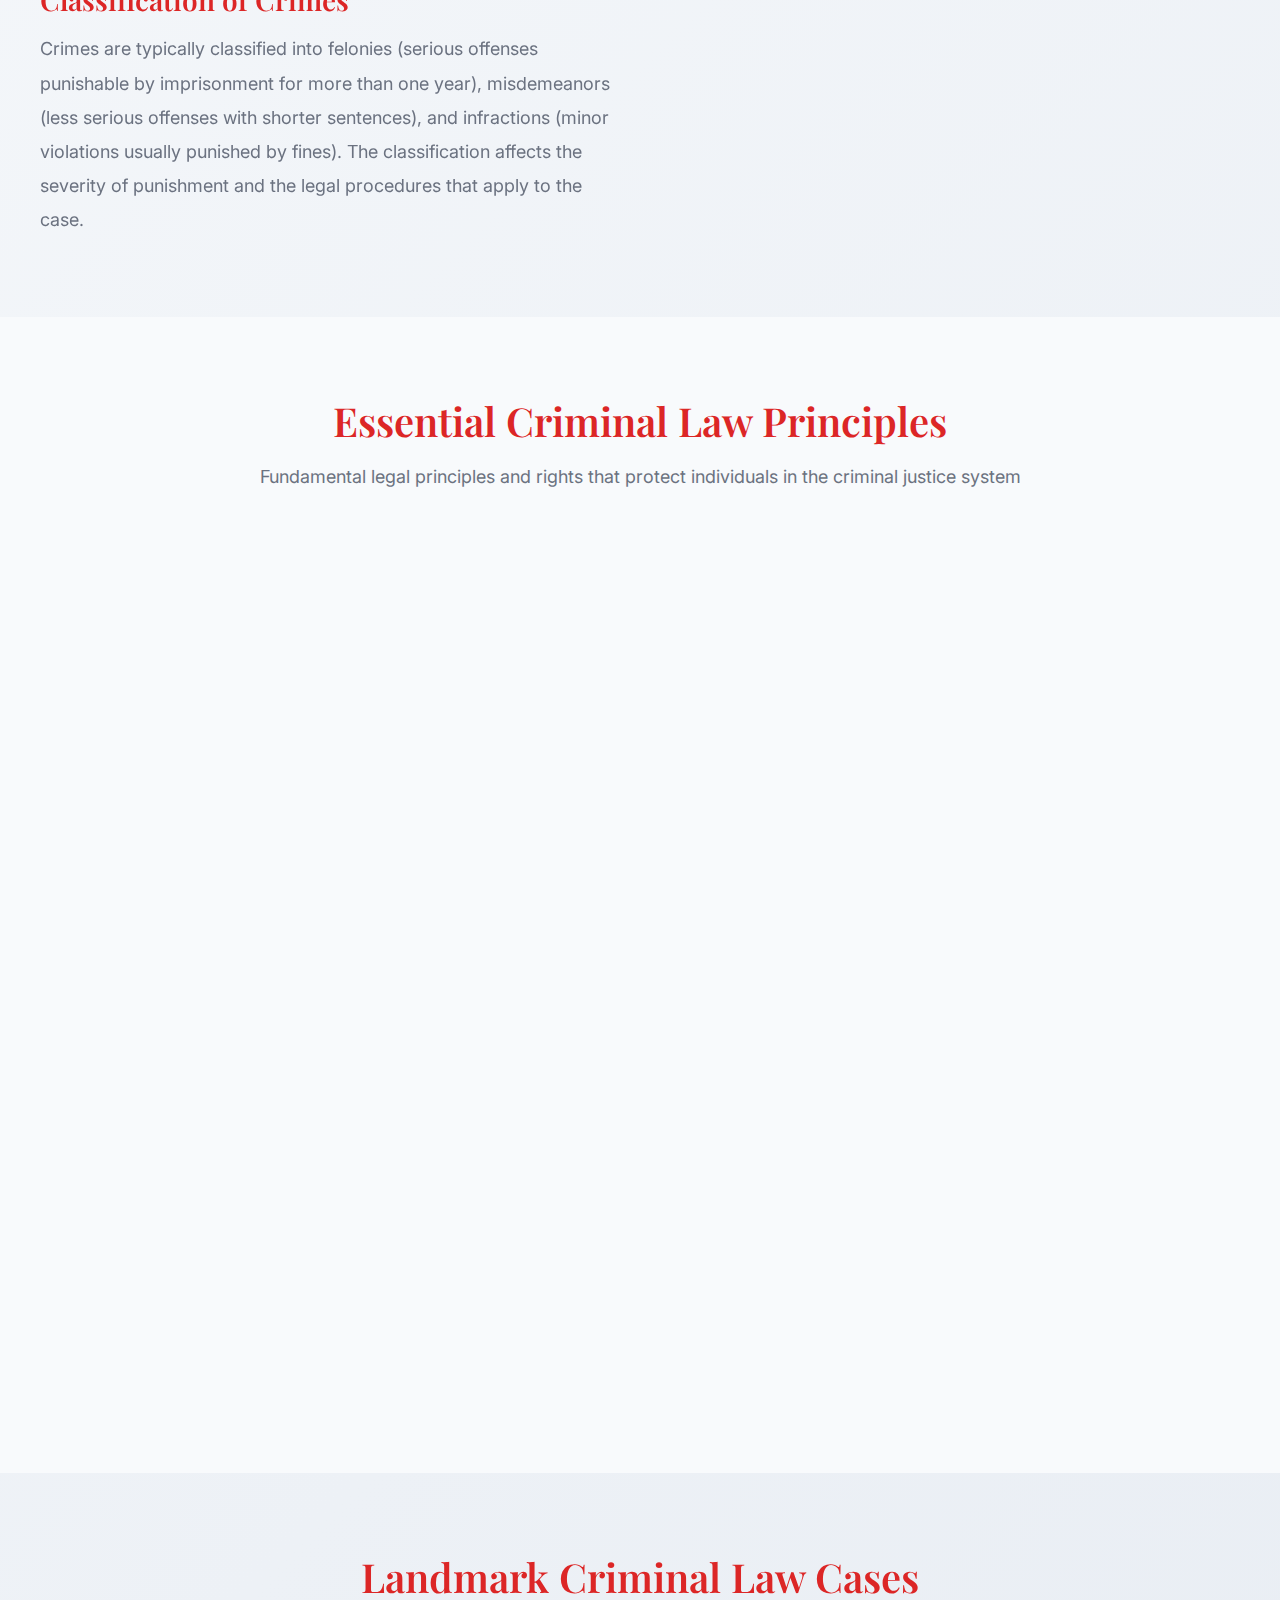
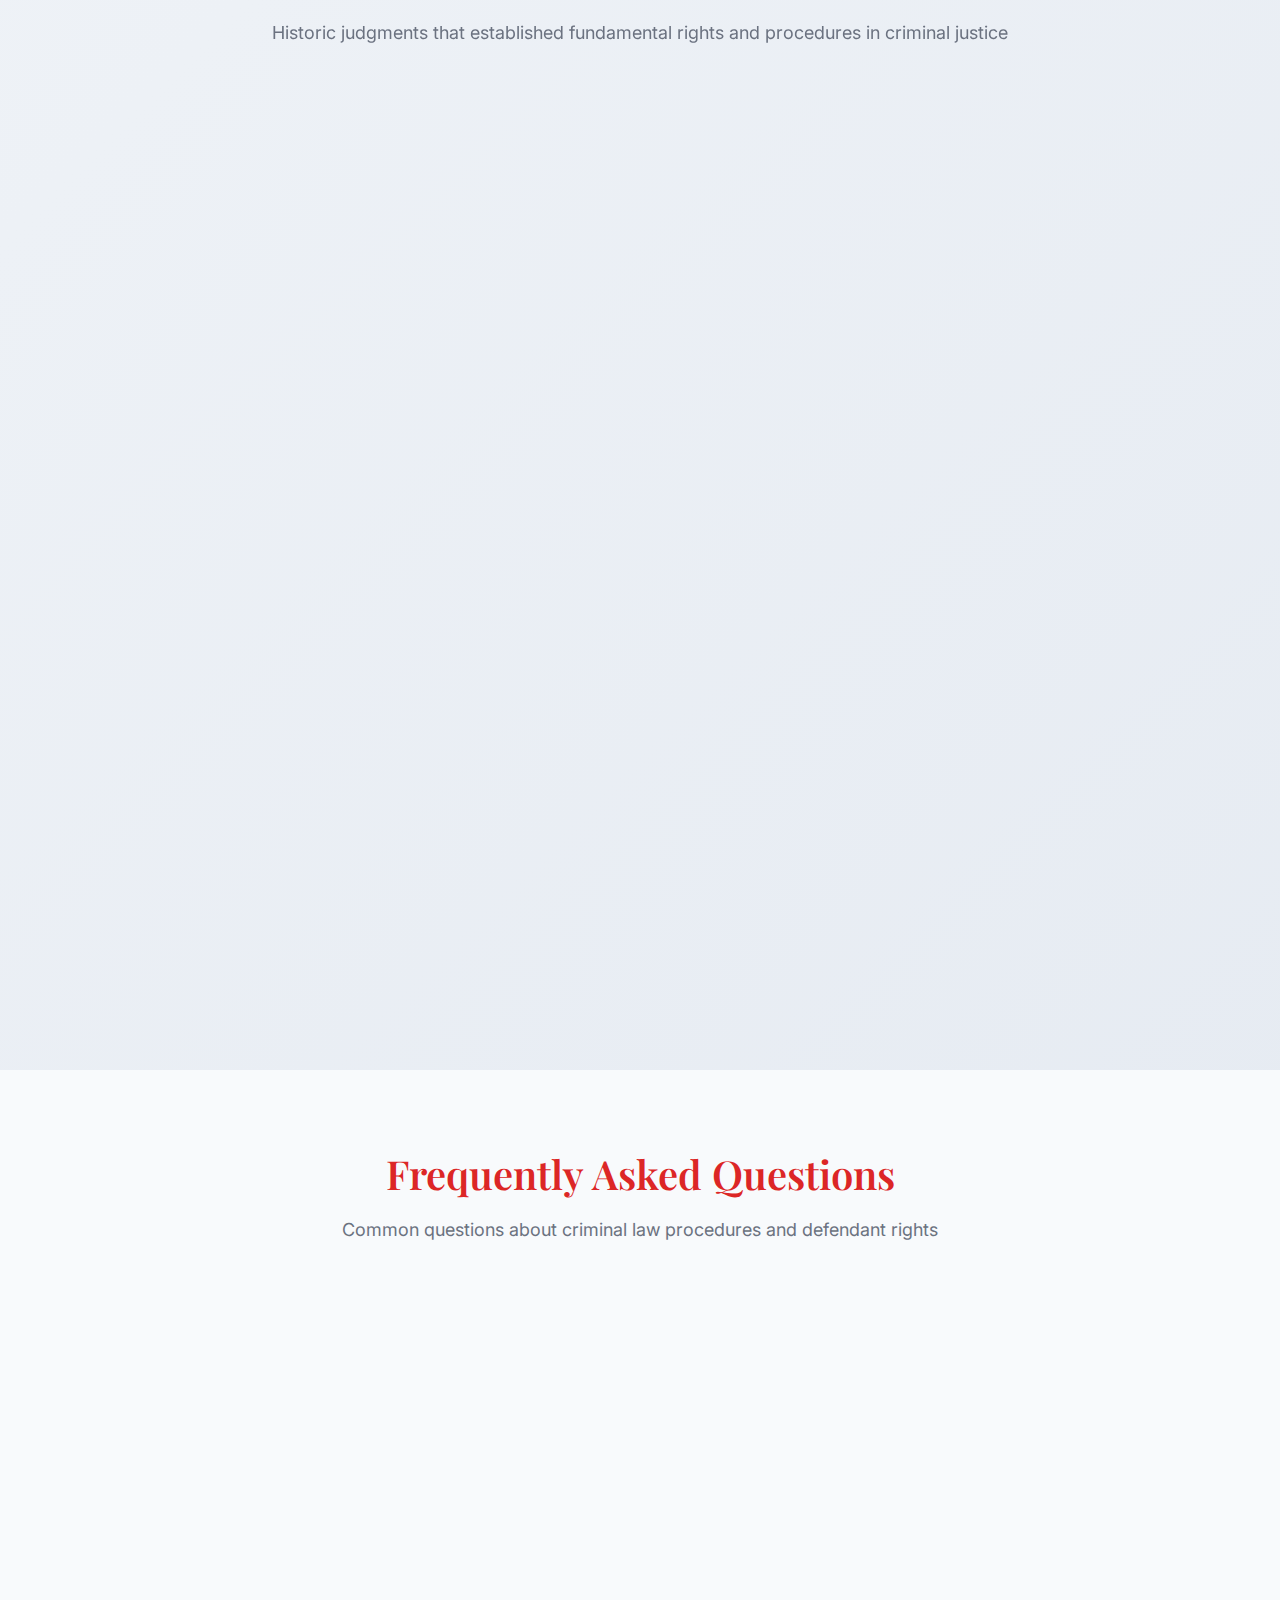
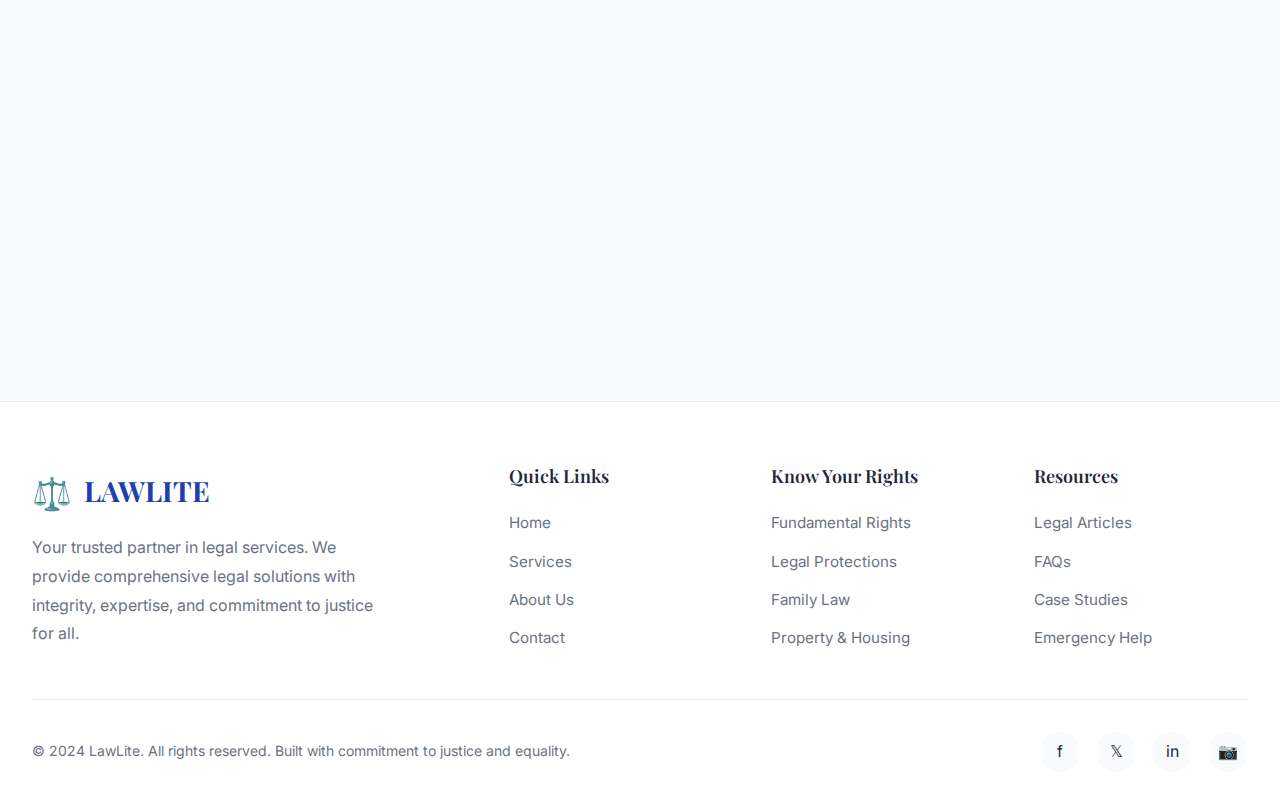
<file: LawLite/frontend/laws/criminallaw.html>
<!DOCTYPE html>
<html lang="en">
<head>
    <meta charset="UTF-8">
    <meta name="viewport" content="width=device-width, initial-scale=1.0">
    <title>Criminal Law - LawLite</title>
    <link rel="preconnect" href="https://fonts.googleapis.com">
    <link rel="preconnect" href="https://fonts.gstatic.com" crossorigin>
    <link href="https://fonts.googleapis.com/css2?family=Inter:wght@300;400;500;600;700;800&family=Playfair+Display:wght@400;500;600;700;800&display=swap" rel="stylesheet">
    <link rel="stylesheet" href="../home/style.css">
    <style>
        /* Page-specific accent colors */
        :root {
            --page-accent: #dc2626;
            --page-accent-light: #ef4444;
            --page-gradient: linear-gradient(135deg, #dc2626 0%, #ef4444 100%);
        }

        /* Hero Banner */
        .detail-hero {
            min-height: 60vh;
            background: linear-gradient(135deg, rgba(220, 38, 38, 0.05), rgba(239, 68, 68, 0.05));
            display: flex;
            align-items: center;
            padding: 8rem 2rem 4rem;
            position: relative;
            overflow: hidden;
        }

        .detail-hero::before {
            content: '';
            position: absolute;
            top: 0;
            left: 0;
            right: 0;
            height: 4px;
            background: var(--page-gradient);
        }

        .detail-hero-content {
            max-width: 1200px;
            margin: 0 auto;
            display: grid;
            grid-template-columns: 1fr 1fr;
            gap: 4rem;
            align-items: center;
        }

        .hero-text h1 {
            font-size: 4rem;
            margin-bottom: 1.5rem;
            color: var(--text-primary);
        }

        .hero-accent {
            color: var(--page-accent);
        }

        .hero-text p {
            font-size: 1.25rem;
            color: var(--text-secondary);
            line-height: 1.8;
            margin-bottom: 2rem;
        }

        .hero-illustration {
            font-size: 15rem;
            text-align: center;
            opacity: 0.8;
            animation: float-subtle 4s ease-in-out infinite;
        }

        @keyframes float-subtle {
            0%, 100% { transform: translateY(0); }
            50% { transform: translateY(-20px); }
        }

        /* Breadcrumb Navigation */
        .breadcrumb {
            background: var(--bg-secondary);
            padding: 1rem 2rem;
            border-bottom: 1px solid rgba(220, 38, 38, 0.1);
        }

        .breadcrumb-container {
            max-width: 1200px;
            margin: 0 auto;
            display: flex;
            align-items: center;
            gap: 0.5rem;
            font-size: 0.95rem;
        }

        .breadcrumb a {
            color: var(--text-secondary);
            text-decoration: none;
            transition: color 0.3s;
        }

        .breadcrumb a:hover {
            color: var(--page-accent);
        }

        .breadcrumb-current {
            color: var(--page-accent);
            font-weight: 600;
        }

        /* Content Sections */
        .content-section {
            padding: 5rem 2rem;
            position: relative;
        }

        .content-section:nth-child(even) {
            background: var(--bg-secondary);
        }

        .section-container {
            max-width: 1200px;
            margin: 0 auto;
        }

        .section-heading {
            font-size: 2.5rem;
            color: var(--page-accent);
            margin-bottom: 1rem;
            text-align: center;
        }

        .section-intro {
            font-size: 1.125rem;
            color: var(--text-secondary);
            text-align: center;
            max-width: 800px;
            margin: 0 auto 3rem;
            line-height: 1.8;
        }

        /* Key Rights Grid */
        .rights-grid-detail {
            display: grid;
            grid-template-columns: repeat(auto-fit, minmax(300px, 1fr));
            gap: 2rem;
            margin-top: 3rem;
        }

        .right-card {
            background: var(--bg-primary);
            border: 2px solid rgba(220, 38, 38, 0.1);
            border-radius: 16px;
            padding: 2rem;
            transition: all 0.3s;
            position: relative;
            overflow: hidden;
        }

        .right-card::before {
            content: '';
            position: absolute;
            top: 0;
            left: 0;
            width: 4px;
            height: 100%;
            background: var(--page-gradient);
            transform: scaleY(0);
            transition: transform 0.3s;
        }

        .right-card:hover {
            transform: translateY(-5px);
            box-shadow: var(--shadow-lg);
            border-color: var(--page-accent);
        }

        .right-card:hover::before {
            transform: scaleY(1);
        }

        .right-number {
            display: inline-block;
            width: 48px;
            height: 48px;
            background: var(--page-gradient);
            color: white;
            border-radius: 12px;
            display: flex;
            align-items: center;
            justify-content: center;
            font-weight: 700;
            font-size: 1.25rem;
            margin-bottom: 1rem;
        }

        .right-card h3 {
            font-size: 1.5rem;
            color: var(--text-primary);
            margin-bottom: 1rem;
        }

        .right-card p {
            color: var(--text-secondary);
            line-height: 1.7;
        }

        /* Case Studies */
        .case-study {
            background: var(--bg-primary);
            border-left: 4px solid var(--page-accent);
            border-radius: 12px;
            padding: 2rem;
            margin-bottom: 2rem;
            box-shadow: var(--shadow-sm);
            transition: all 0.3s;
        }

        .case-study:hover {
            box-shadow: var(--shadow-md);
            transform: translateX(5px);
        }

        .case-title {
            font-size: 1.5rem;
            color: var(--page-accent);
            margin-bottom: 1rem;
            font-weight: 600;
        }

        .case-content {
            color: var(--text-secondary);
            line-height: 1.8;
            margin-bottom: 1rem;
        }

        .case-outcome {
            background: rgba(220, 38, 38, 0.1);
            padding: 1rem;
            border-radius: 8px;
            margin-top: 1rem;
        }

        .case-outcome strong {
            color: var(--page-accent);
        }

        /* FAQ Section */
        .faq-container {
            max-width: 900px;
            margin: 0 auto;
        }

        .faq-item {
            background: var(--bg-primary);
            border: 1px solid rgba(220, 38, 38, 0.1);
            border-radius: 12px;
            margin-bottom: 1rem;
            overflow: hidden;
            transition: all 0.3s;
        }

        .faq-question {
            padding: 1.5rem;
            cursor: pointer;
            display: flex;
            justify-content: space-between;
            align-items: center;
            font-weight: 600;
            color: var(--text-primary);
            transition: all 0.3s;
        }

        .faq-question:hover {
            background: rgba(220, 38, 38, 0.05);
            color: var(--page-accent);
        }

        .faq-icon {
            font-size: 1.5rem;
            transition: transform 0.3s;
        }

        .faq-item.active .faq-icon {
            transform: rotate(45deg);
        }

        .faq-answer {
            max-height: 0;
            overflow: hidden;
            transition: max-height 0.3s ease-out;
            padding: 0 1.5rem;
        }

        .faq-item.active .faq-answer {
            max-height: 500px;
            padding: 0 1.5rem 1.5rem;
        }

        .faq-answer p {
            color: var(--text-secondary);
            line-height: 1.8;
        }

        /* Overview Section */
        .overview-content {
            display: grid;
            grid-template-columns: 1fr 1fr;
            gap: 3rem;
            align-items: start;
        }

        .overview-text {
            color: var(--text-secondary);
            line-height: 1.9;
            font-size: 1.125rem;
        }

        .overview-text h3 {
            color: var(--page-accent);
            font-size: 1.75rem;
            margin: 2rem 0 1rem;
        }

        .overview-highlights {
            background: linear-gradient(135deg, rgba(220, 38, 38, 0.05), rgba(239, 68, 68, 0.05));
            border-radius: 16px;
            padding: 2rem;
        }

        .highlight-item {
            display: flex;
            align-items: start;
            gap: 1rem;
            margin-bottom: 1.5rem;
        }

        .highlight-icon {
            width: 48px;
            height: 48px;
            background: var(--page-gradient);
            color: white;
            border-radius: 12px;
            display: flex;
            align-items: center;
            justify-content: center;
            font-size: 1.5rem;
            flex-shrink: 0;
        }

        .highlight-text h4 {
            color: var(--text-primary);
            margin-bottom: 0.5rem;
            font-size: 1.125rem;
        }

        .highlight-text p {
            color: var(--text-secondary);
            line-height: 1.6;
            font-size: 0.95rem;
        }

        @media (max-width: 768px) {
            .detail-hero-content {
                grid-template-columns: 1fr;
            }

            .hero-text h1 {
                font-size: 2.5rem;
            }

            .hero-illustration {
                font-size: 8rem;
            }

            .overview-content {
                grid-template-columns: 1fr;
            }

            .cta-buttons {
                flex-direction: column;
            }
        }
    </style>
</head>

<body>
    <!-- Animated Background -->
    <div class="bg-decoration">
        <div class="floating-shape shape-1"></div>
        <div class="floating-shape shape-2"></div>
        <div class="floating-shape shape-3"></div>
    </div>

    <!-- Navigation -->
    <nav class="navbar" id="navbar">
        <div class="nav-container">
            <div class="logo">
                <span class="logo-icon">⚖️</span>
                <span class="logo-text">LAWLITE</span>
            </div>
            <ul class="nav-links">
                <li><a href="../home/index.html" class="nav-link">Home</a></li>
                <li><a href="../home/index.html#services" class="nav-link">Services</a></li>
                <li><a href="../home/index.html#rights" class="nav-link">Know Your Rights</a></li>
                <li><a href="../home/index.html#about" class="nav-link">About</a></li>
                <li><a href="../home/index.html#contact" class="nav-link">Contact</a></li>
            </ul>
            <div class="nav-actions">
                <button class="dark-mode-toggle" id="darkModeToggle">🌙</button>
                <button class="cta-button" onclick="window.location.href='../home/index.html#form-section'">Ask Legal Help</button>
            </div>
        </div>
    </nav>

    <!-- Breadcrumb -->
    <div class="breadcrumb">
        <div class="breadcrumb-container">
            <a href="../home/index.html">Home</a>
            <span>›</span>
            <a href="../home/index.html#rights">Know Your Rights</a>
            <span>›</span>
            <span class="breadcrumb-current">Criminal Law</span>
        </div>
    </div>

    <!-- Hero Banner -->
    <section class="detail-hero">
        <div class="detail-hero-content">
            <div class="hero-text">
                <h1>
                    <span class="hero-accent">Criminal Law</span><br>
                    Understanding Justice & Legal Defenses
                </h1>
                <p>
                    Comprehensive guide to criminal law, legal procedures, defense rights, and the justice system. 
                    Know your rights when facing criminal charges and understand the legal process from arrest to trial.
                </p>
                <div class="hero-buttons">
                    <button class="btn-primary" onclick="document.querySelector('.content-section').scrollIntoView({behavior: 'smooth'})">
                        Learn More
                    </button>
                    <button class="btn-secondary" onclick="window.location.href='../home/index.html#contact'">
                        Get Legal Help
                    </button>
                </div>
            </div>
            <div class="hero-illustration">⚖️</div>
        </div>
    </section>

    <!-- Overview Section -->
    <section class="content-section">
        <div class="section-container">
            <h2 class="section-heading">Understanding Criminal Law</h2>
            <p class="section-intro">
                Criminal law defines offenses against the state and establishes procedures for prosecution, 
                punishment, and protection of defendants' rights throughout the legal process.
            </p>

            <div class="overview-content">
                <div class="overview-text">
                    <p>
                        Criminal law encompasses the body of laws that define criminal offenses, regulate the 
                        apprehension, charging, and trial of suspected persons, and fix penalties for convicted 
                        offenders. It balances society's need for safety with individual rights and liberties.
                    </p>

                    <h3>The Purpose of Criminal Law</h3>
                    <p>
                        Criminal law serves multiple purposes: deterring criminal behavior, punishing wrongdoers, 
                        protecting society from dangerous individuals, rehabilitating offenders, and maintaining 
                        social order. The system operates on the principle that punishment should be proportional 
                        to the offense and that all defendants are presumed innocent until proven guilty.
                    </p>

                    <h3>Classification of Crimes</h3>
                    <p>
                        Crimes are typically classified into felonies (serious offenses punishable by imprisonment 
                        for more than one year), misdemeanors (less serious offenses with shorter sentences), and 
                        infractions (minor violations usually punished by fines). The classification affects the 
                        severity of punishment and the legal procedures that apply to the case.
                    </p>
                </div>

                <div class="overview-highlights">
                    <div class="highlight-item">
                        <div class="highlight-icon">⚖</div>
                        <div class="highlight-text">
                            <h4>Presumption of Innocence</h4>
                            <p>Defendants are innocent until proven guilty beyond reasonable doubt</p>
                        </div>
                    </div>

                    <div class="highlight-item">
                        <div class="highlight-icon">🛡</div>
                        <div class="highlight-text">
                            <h4>Right to Defense</h4>
                            <p>Constitutional right to legal representation and fair trial</p>
                        </div>
                    </div>

                    <div class="highlight-item">
                        <div class="highlight-icon">⚡</div>
                        <div class="highlight-text">
                            <h4>Due Process</h4>
                            <p>Strict procedural safeguards throughout criminal proceedings</p>
                        </div>
                    </div>

                    <div class="highlight-item">
                        <div class="highlight-icon">🔒</div>
                        <div class="highlight-text">
                            <h4>Protection Against Abuse</h4>
                            <p>Safeguards against unlawful searches, coerced confessions, and double jeopardy</p>
                        </div>
                    </div>
                </div>
            </div>
        </div>
    </section>

    <!-- Key Rights Section -->
    <section class="content-section">
        <div class="section-container">
            <h2 class="section-heading">Essential Criminal Law Principles</h2>
            <p class="section-intro">
                Fundamental legal principles and rights that protect individuals in the criminal justice system
            </p>

            <div class="rights-grid-detail">
                <div class="right-card">
                    <div class="right-number">1</div>
                    <h3>Right to Remain Silent</h3>
                    <p>
                        The Fifth Amendment protection against self-incrimination allows suspects to remain silent 
                        during police questioning. Anything said to law enforcement can be used as evidence, and 
                        suspects have the right to have an attorney present during interrogation to protect this right.
                    </p>
                </div>

                <div class="right-card">
                    <div class="right-number">2</div>
                    <h3>Right to Legal Counsel</h3>
                    <p>
                        The Sixth Amendment guarantees the right to legal representation in criminal proceedings. 
                        If unable to afford an attorney, the court must appoint a public defender. This right applies 
                        from the moment of arrest through all stages of the criminal process, including appeals.
                    </p>
                </div>

                <div class="right-card">
                    <div class="right-number">3</div>
                    <h3>Protection Against Unreasonable Search</h3>
                    <p>
                        The Fourth Amendment protects against unreasonable searches and seizures. Law enforcement 
                        generally needs a warrant based on probable cause to search persons or property, with specific 
                        exceptions for exigent circumstances, consent searches, and plain view doctrine.
                    </p>
                </div>

                <div class="right-card">
                    <div class="right-number">4</div>
                    <h3>Right to Speedy Trial</h3>
                    <p>
                        Defendants have the constitutional right to a speedy and public trial. This prevents extended 
                        pre-trial detention and ensures that evidence remains fresh and witnesses are available. 
                        Time limits vary by jurisdiction and offense severity.
                    </p>
                </div>

                <div class="right-card">
                    <div class="right-number">5</div>
                    <h3>Protection Against Double Jeopardy</h3>
                    <p>
                        The Fifth Amendment prohibits trying a person twice for the same offense after acquittal 
                        or conviction. This fundamental protection prevents government harassment through repeated 
                        prosecutions and ensures finality in criminal proceedings.
                    </p>
                </div>

                <div class="right-card">
                    <div class="right-number">6</div>
                    <h3>Right to Confront Witnesses</h3>
                    <p>
                        The Sixth Amendment guarantees the right to confront and cross-examine witnesses testifying 
                        against the defendant. This ensures the reliability of evidence by testing witness credibility 
                        and allows the defense to challenge prosecution evidence directly.
                    </p>
                </div>
            </div>
        </div>
    </section>

    <!-- Case Studies Section -->
    <section class="content-section">
        <div class="section-container">
            <h2 class="section-heading">Landmark Criminal Law Cases</h2>
            <p class="section-intro">
                Historic judgments that established fundamental rights and procedures in criminal justice
            </p>

            <div class="case-study">
                <h3 class="case-title">Miranda v. Arizona (1966)</h3>
                <p class="case-content">
                    This landmark U.S. Supreme Court case established that criminal suspects must be informed of their 
                    rights to an attorney and against self-incrimination before police questioning. Ernesto Miranda was 
                    arrested and confessed without being informed of these fundamental rights, leading to his conviction.
                </p>
                <div class="case-outcome">
                    <strong>Outcome:</strong> Established the "Miranda Rights" requirement that police must inform 
                    suspects of their constitutional rights before custodial interrogation, creating crucial protection 
                    against self-incrimination and coerced confessions.
                </div>
            </div>

            <div class="case-study">
                <h3 class="case-title">Gideon v. Wainwright (1963)</h3>
                <p class="case-content">
                    Clarence Earl Gideon was charged with felony breaking and entering in Florida. Unable to afford 
                    an attorney, he requested the court appoint one for him but was denied. Gideon represented himself 
                    at trial and was convicted, then appealed arguing his Sixth Amendment right to counsel was violated.
                </p>
                <div class="case-outcome">
                    <strong>Outcome:</strong> Established that state courts are required under the Sixth Amendment 
                    to provide counsel in criminal cases for defendants unable to afford their own attorneys, 
                    fundamentally transforming criminal defense for indigent defendants.
                </div>
            </div>

            <div class="case-study">
                <h3 class="case-title">Mapp v. Ohio (1961)</h3>
                <p class="case-content">
                    Dollree Mapp was convicted of possessing obscene materials after police conducted a warrantless 
                    search of her home. The evidence was obtained illegally, but Ohio courts admitted it anyway. 
                    Mapp appealed, arguing the evidence should have been excluded under the Fourth Amendment.
                </p>
                <div class="case-outcome">
                    <strong>Outcome:</strong> Applied the exclusionary rule to state courts, prohibiting the use of 
                    evidence obtained through unconstitutional searches and seizures. This created a powerful 
                    deterrent against police misconduct and strengthened Fourth Amendment protections nationwide.
                </div>
            </div>
        </div>
    </section>

    <!-- FAQ Section -->
    <section class="content-section">
        <div class="section-container">
            <h2 class="section-heading">Frequently Asked Questions</h2>
            <p class="section-intro">
                Common questions about criminal law procedures and defendant rights
            </p>

            <div class="faq-container">
                <div class="faq-item">
                    <div class="faq-question">
                        <span>What should I do if I'm arrested?</span>
                        <span class="faq-icon">+</span>
                    </div>
                    <div class="faq-answer">
                        <p>
                            If you're arrested, remain calm and remember your rights: You have the right to remain 
                            silent - use it. Clearly state that you wish to remain silent and want an attorney. 
                            Do not resist arrest physically. Do not discuss your case with anyone except your attorney. 
                            Remember details about the arrest, including officers' names and badge numbers. Do not 
                            consent to any searches without a warrant. Contact an attorney as soon as possible and 
                            do not make any decisions or statements without legal advice.
                        </p>
                    </div>
                </div>

                <div class="faq-item">
                    <div class="faq-question">
                        <span>What's the difference between a felony and a misdemeanor?</span>
                        <span class="faq-icon">+</span>
                    </div>
                    <div class="faq-answer">
                        <p>
                            The main difference between felonies and misdemeanors is the severity of punishment. 
                            Felonies are serious crimes punishable by more than one year in prison, including 
                            murder, rape, robbery, and serious drug offenses. Misdemeanors are less serious offenses 
                            with maximum sentences of up to one year in jail, such as petty theft, simple assault, 
                            or minor drug possession. Felonies typically involve more complex legal procedures, 
                            greater constitutional protections, and more severe long-term consequences including 
                            loss of voting rights, professional licenses, and firearm ownership rights.
                        </p>
                    </div>
                </div>

                <div class="faq-item">
                    <div class="faq-question">
                        <span>Can I represent myself in a criminal case?</span>
                        <span class="faq-icon">+</span>
                    </div>
                    <div class="faq-answer">
                        <p>
                            While you have the constitutional right to represent yourself (pro se representation), 
                            it is strongly discouraged in criminal cases. The legal system is complex, and prosecutors 
                            are trained professionals. Without legal training, you may miss important defenses, 
                            procedural opportunities, or make tactical errors that could severely impact your case. 
                            The court must ensure your decision to represent yourself is knowing, intelligent, and 
                            voluntary (Faretta warning). Even if you choose self-representation, consulting with an 
                            attorney for guidance is highly recommended.
                        </p>
                    </div>
                </div>

                <div class="faq-item">
                    <div class="faq-question">
                        <span>What is plea bargaining and how does it work?</span>
                        <span class="faq-icon">+</span>
                    </div>
                    <div class="faq-answer">
                        <p>
                            Plea bargaining is a negotiation between the defense and prosecution where the defendant 
                            agrees to plead guilty in exchange for concessions, such as reduced charges, lighter 
                            sentencing recommendations, or dismissal of some charges. Most criminal cases are 
                            resolved through plea bargains rather than trial. Types include charge bargaining 
                            (reducing severity of charges), sentence bargaining (agreeing on specific sentence), 
                            and count bargaining (reducing number of charges). The judge must approve any plea 
                            agreement. While plea bargains can provide certainty and potentially lighter punishment, 
                            defendants give up their right to trial and the possibility of acquittal.
                        </p>
                    </div>
                </div>

                <div class="faq-item">
                    <div class="faq-question">
                        <span>What are my rights during police questioning?</span>
                        <span class="faq-icon">+</span>
                    </div>
                    <div class="faq-answer">
                        <p>
                            During police questioning, you have several important rights: The right to remain silent 
                            - you cannot be punished for refusing to answer questions. The right to an attorney - 
                            if you request one, questioning must stop until your attorney is present. The right to 
                            know you're being recorded in many jurisdictions. The right to have an attorney appointed 
                            if you cannot afford one. Importantly, you must clearly invoke these rights - saying 
                            "I want to remain silent" and "I want a lawyer." Simply remaining silent may not be enough 
                            to protect your rights in some jurisdictions. Never lie to police, as this can create 
                            additional charges.
                        </p>
                    </div>
                </div>

                <div class="faq-item">
                    <div class="faq-question">
                        <span>What happens if evidence was obtained illegally?</span>
                        <span class="faq-icon">+</span>
                    </div>
                    <div class="faq-answer">
                        <p>
                            If evidence was obtained in violation of your constitutional rights (such as through 
                            an illegal search or coerced confession), your attorney can file a motion to suppress 
                            that evidence. If the motion is granted, the prosecution cannot use that evidence at trial. 
                            This is known as the "exclusionary rule." However, there are exceptions, including: 
                            evidence that would have been inevitably discovered through legal means, evidence obtained 
                            in good faith reliance on a defective warrant, and evidence used only for impeachment 
                            purposes. The strength of the suppression motion depends on the specific constitutional 
                            violation and jurisdiction.
                        </p>
                    </div>
                </div>
            </div>
        </div>
    </section>

    <!-- Footer -->
    <footer class="site-footer">
        <div class="footer-content">
            <div class="footer-brand">
                <div class="footer-logo">
                    <span class="logo-icon">⚖️</span>
                    <span>LAWLITE</span>
                </div>
                <p class="footer-description">
                    Your trusted partner in legal services. We provide comprehensive legal solutions
                    with integrity, expertise, and commitment to justice for all.
                </p>
            </div>

            <div class="footer-section">
                <h4>Quick Links</h4>
                <div class="footer-links">
                    <a href="../home/index.html#home">Home</a>
                    <a href="../home/index.html#services">Services</a>
                    <a href="../home/index.html#about">About Us</a>
                    <a href="../home/index.html#contact">Contact</a>
                </div>
            </div>

            <div class="footer-section">
                <h4>Know Your Rights</h4>
                <div class="footer-links">
                    <a href="../rights/fundamentalrights.html">Fundamental Rights</a>
                    <a href="../rights/legalprotections.html">Legal Protections</a>
                    <a href="../laws/familylaw.html">Family Law</a>
                    <a href="../rights/propertyhousing.html">Property & Housing</a>
                </div>
            </div>

            <div class="footer-section">
                <h4>Resources</h4>
                <div class="footer-links">
                    <a href="#">Legal Articles</a>
                    <a href="#">FAQs</a>
                    <a href="#">Case Studies</a>
                    <a href="#">Emergency Help</a>
                </div>
            </div>
        </div>

        <div class="footer-bottom">
            <div class="copyright">
                © 2024 LawLite. All rights reserved. Built with commitment to justice and equality.
            </div>
            <div class="footer-social">
                <a href="#" aria-label="Facebook">f</a>
                <a href="#" aria-label="Twitter">𝕏</a>
                <a href="#" aria-label="LinkedIn">in</a>
                <a href="#" aria-label="Instagram">📷</a>
            </div>
        </div>
    </footer>

    <script>
        // FAQ Accordion functionality
        document.querySelectorAll('.faq-question').forEach(question => {
            question.addEventListener('click', () => {
                const faqItem = question.parentElement;
                const isActive = faqItem.classList.contains('active');

                // Close all FAQs
                document.querySelectorAll('.faq-item').forEach(item => {
                    item.classList.remove('active');
                });

                // Open clicked FAQ if it wasn't active
                if (!isActive) {
                    faqItem.classList.add('active');
                }
            });
        });

        // Smooth scroll animation for elements
        const observerOptions = {
            threshold: 0.1,
            rootMargin: '0px 0px -50px 0px'
        };

        const observer = new IntersectionObserver((entries) => {
            entries.forEach(entry => {
                if (entry.isIntersecting) {
                    entry.target.style.opacity = '1';
                    entry.target.style.transform = 'translateY(0)';
                }
            });
        }, observerOptions);

        document.querySelectorAll('.right-card, .case-study, .faq-item').forEach(el => {
            el.style.opacity = '0';
            el.style.transform = 'translateY(30px)';
            el.style.transition = 'opacity 0.6s ease, transform 0.6s ease';
            observer.observe(el);
        });

        // Dark mode toggle
        document.getElementById('darkModeToggle').addEventListener('click', () => {
            document.body.classList.toggle('dark-mode');
        });

        // Navbar scroll effect
        window.addEventListener('scroll', () => {
            const navbar = document.getElementById('navbar');
            if (window.scrollY > 100) {
                navbar.style.background = 'var(--bg-primary)';
                navbar.style.boxShadow = 'var(--shadow-sm)';
            } else {
                navbar.style.background = 'transparent';
                navbar.style.boxShadow = 'none';
            }
        });
    </script>
</body>
</html>
</file>
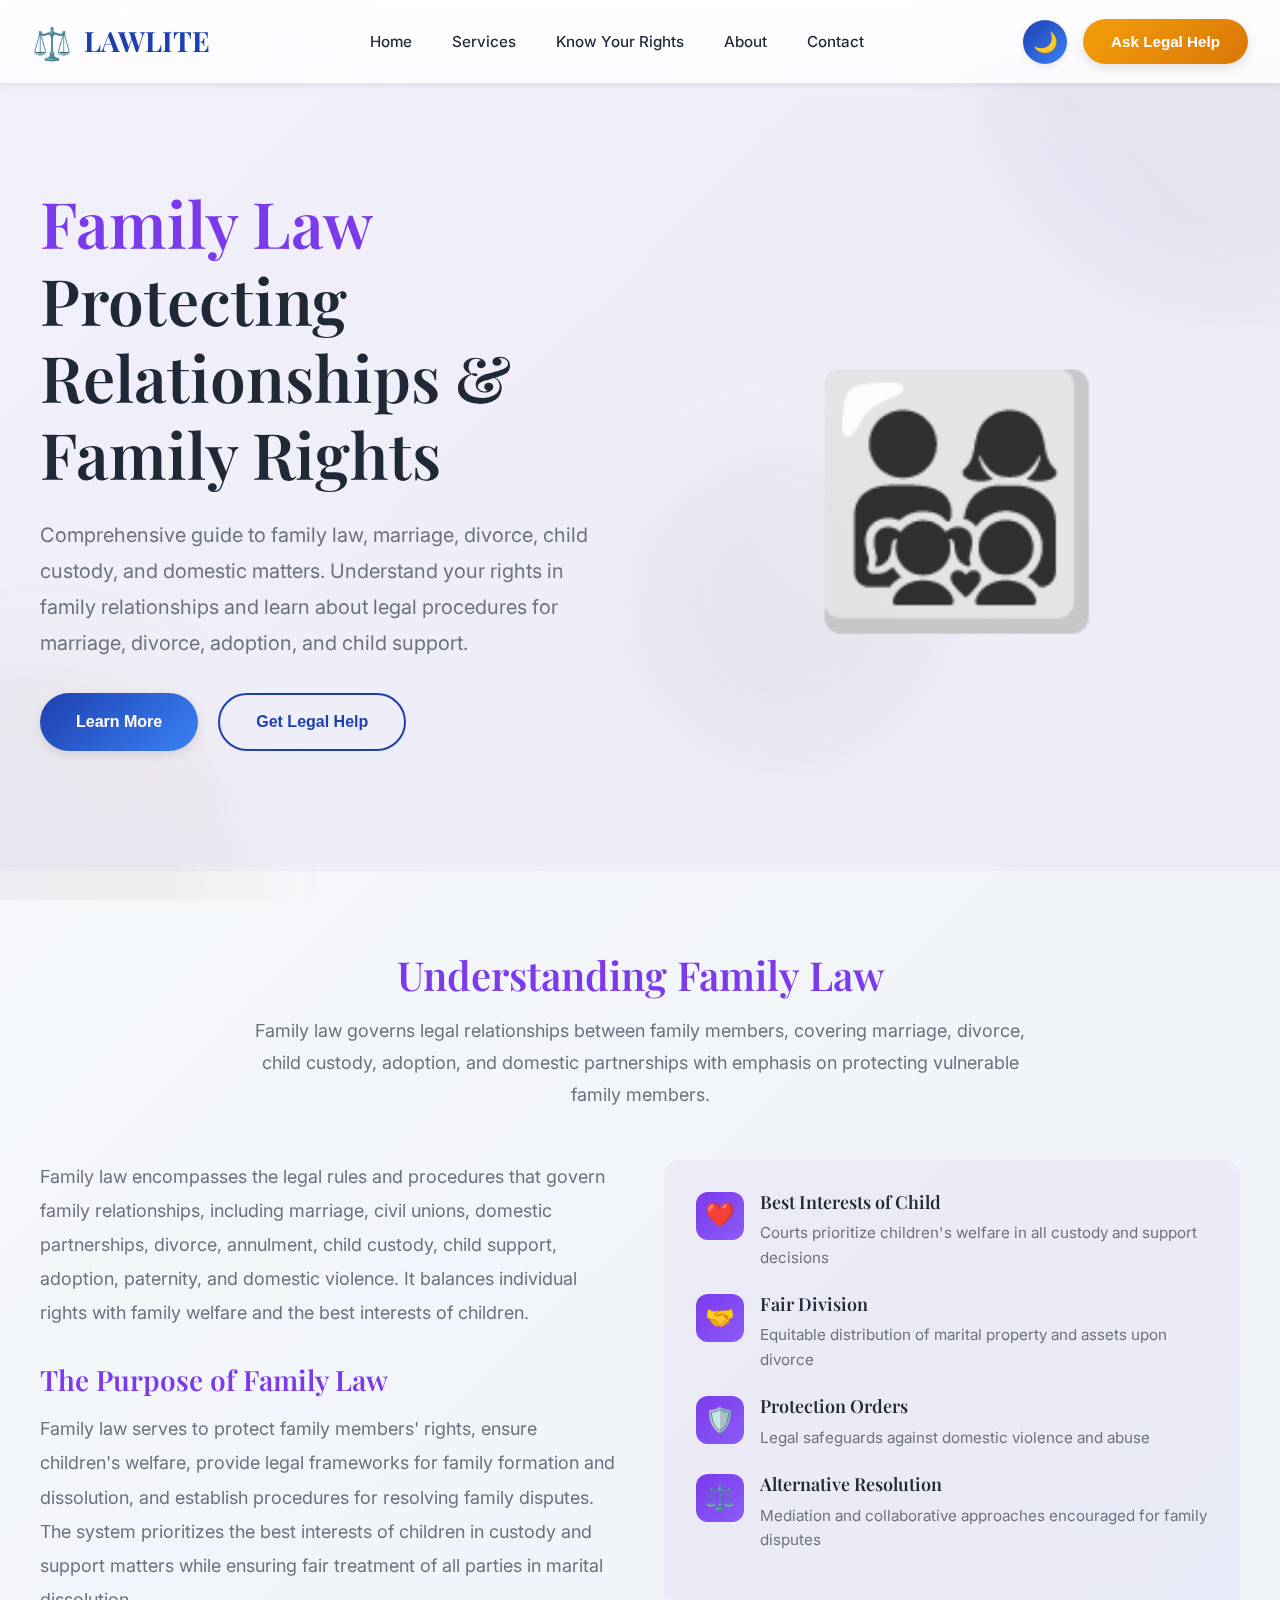
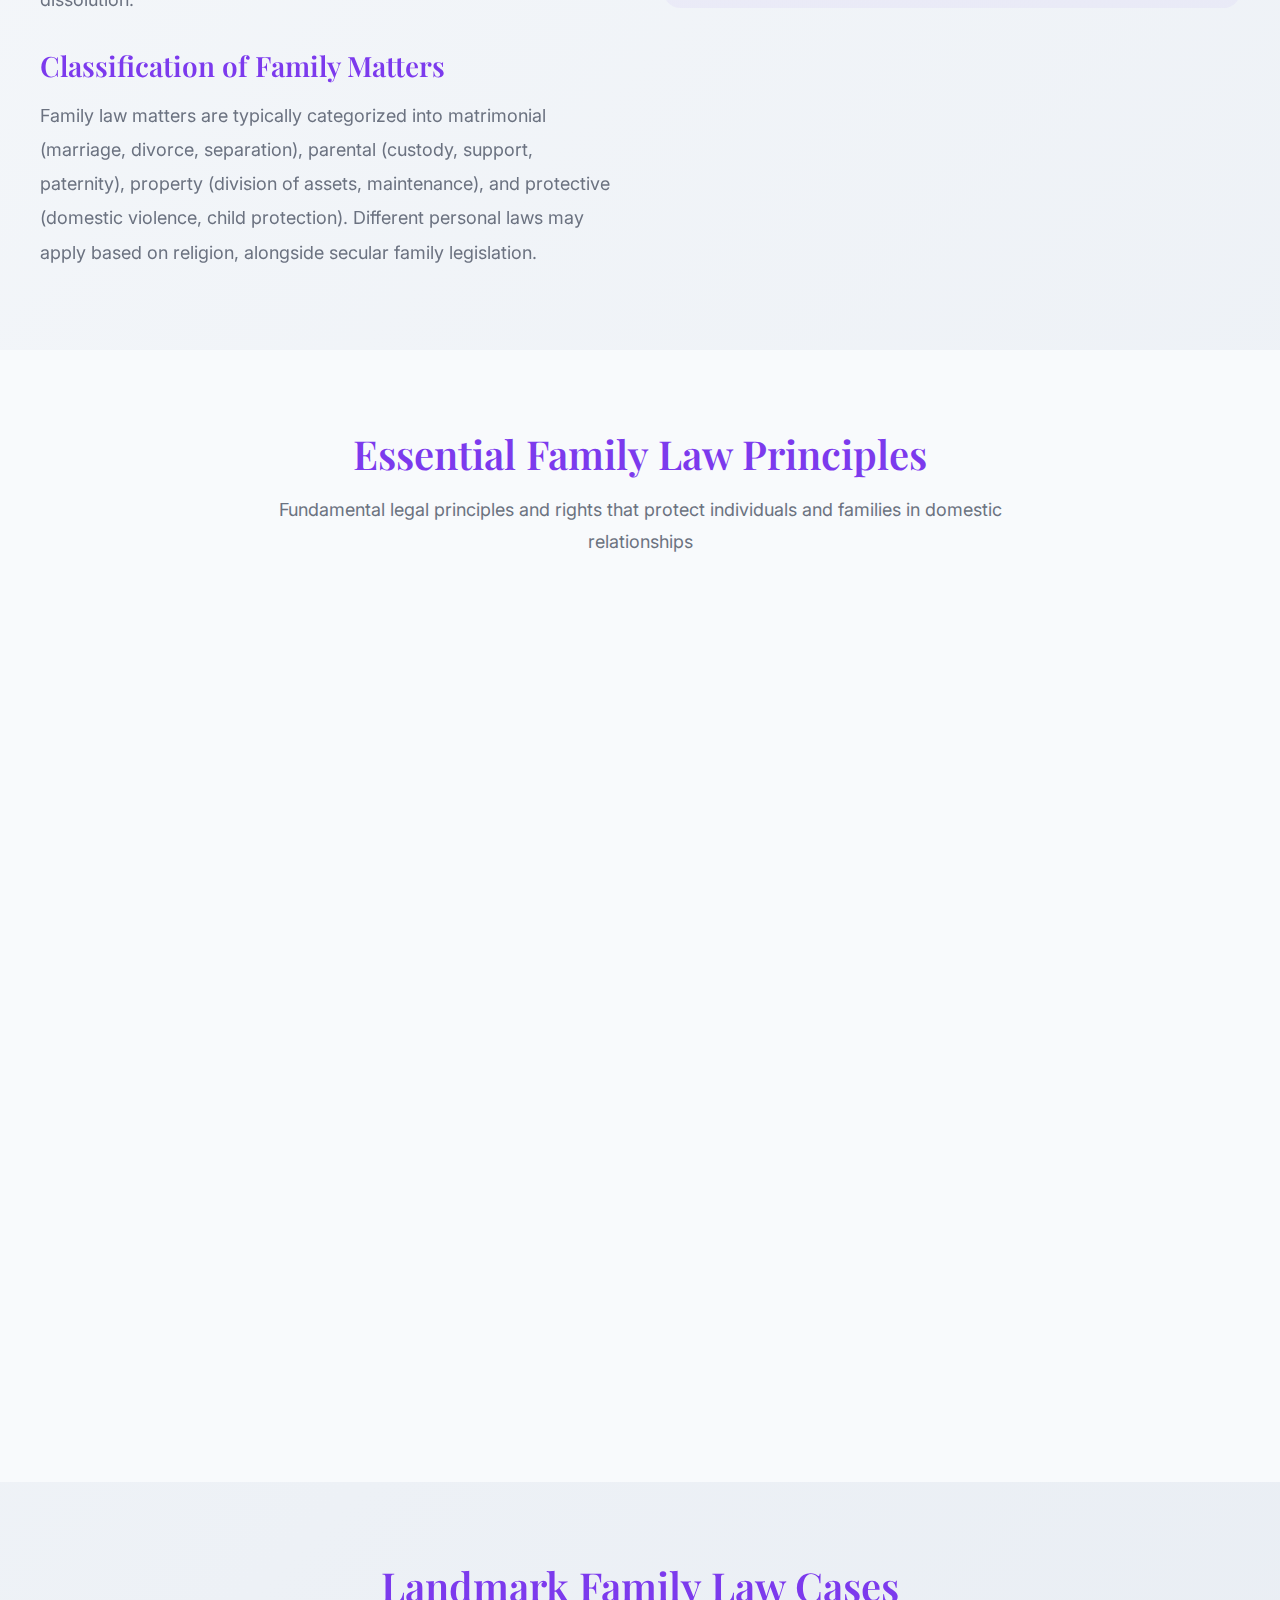
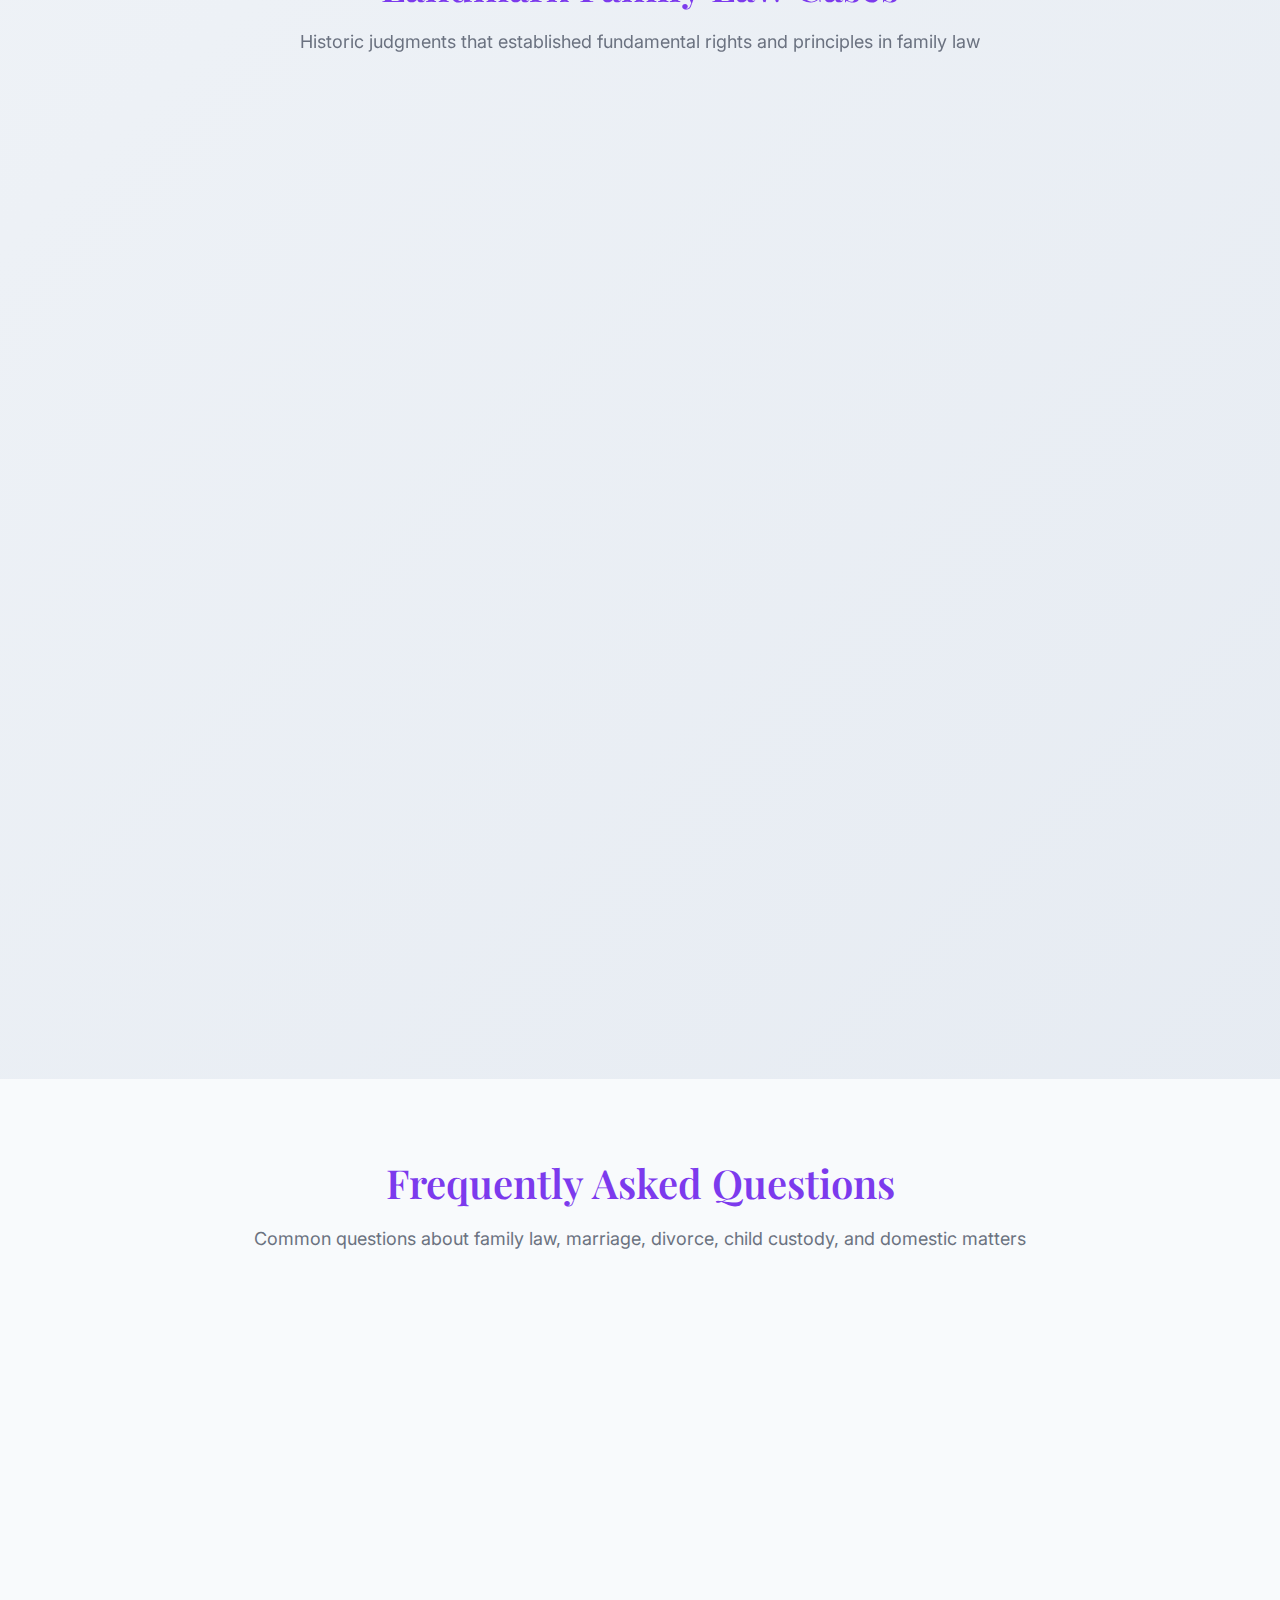
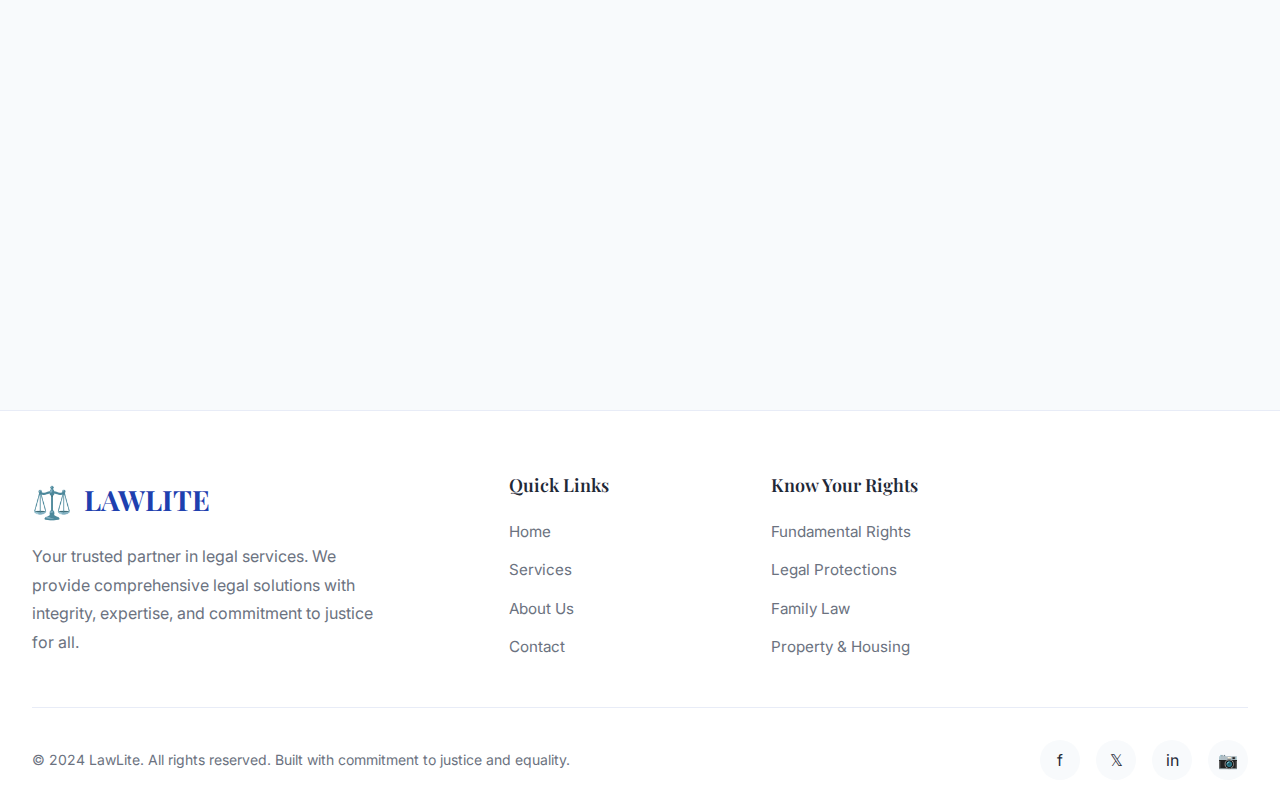
<file: LawLite/frontend/laws/familylaw.html>
<!DOCTYPE html>
<html lang="en">
<head>
    <meta charset="UTF-8">
    <meta name="viewport" content="width=device-width, initial-scale=1.0">
    <title>Family Law - LawLite</title>
    <link rel="preconnect" href="https://fonts.googleapis.com">
    <link rel="preconnect" href="https://fonts.gstatic.com" crossorigin>
    <link href="https://fonts.googleapis.com/css2?family=Inter:wght@300;400;500;600;700;800&family=Playfair+Display:wght@400;500;600;700;800&display=swap" rel="stylesheet">
    <link rel="stylesheet" href="../home/style.css">
    <style>
        /* Page-specific accent colors */
        :root {
            --page-accent: #7c3aed;
            --page-accent-light: #8b5cf6;
            --page-gradient: linear-gradient(135deg, #7c3aed 0%, #8b5cf6 100%);
        }

        /* Hero Banner */
        .detail-hero {
            min-height: 60vh;
            background: linear-gradient(135deg, rgba(124, 58, 237, 0.05), rgba(139, 92, 246, 0.05));
            display: flex;
            align-items: center;
            padding: 8rem 2rem 4rem;
            position: relative;
            overflow: hidden;
        }

        .detail-hero::before {
            content: '';
            position: absolute;
            top: 0;
            left: 0;
            right: 0;
            height: 4px;
            background: var(--page-gradient);
        }

        .detail-hero-content {
            max-width: 1200px;
            margin: 0 auto;
            display: grid;
            grid-template-columns: 1fr 1fr;
            gap: 4rem;
            align-items: center;
        }

        .hero-text h1 {
            font-size: 4rem;
            margin-bottom: 1.5rem;
            color: var(--text-primary);
        }

        .hero-accent {
            color: var(--page-accent);
        }

        .hero-text p {
            font-size: 1.25rem;
            color: var(--text-secondary);
            line-height: 1.8;
            margin-bottom: 2rem;
        }

        .hero-illustration {
            font-size: 15rem;
            text-align: center;
            opacity: 0.8;
            animation: float-subtle 4s ease-in-out infinite;
        }

        @keyframes float-subtle {
            0%, 100% { transform: translateY(0); }
            50% { transform: translateY(-20px); }
        }

        /* Breadcrumb Navigation */
        .breadcrumb {
            background: var(--bg-secondary);
            padding: 1rem 2rem;
            border-bottom: 1px solid rgba(124, 58, 237, 0.1);
        }

        .breadcrumb-container {
            max-width: 1200px;
            margin: 0 auto;
            display: flex;
            align-items: center;
            gap: 0.5rem;
            font-size: 0.95rem;
        }

        .breadcrumb a {
            color: var(--text-secondary);
            text-decoration: none;
            transition: color 0.3s;
        }

        .breadcrumb a:hover {
            color: var(--page-accent);
        }

        .breadcrumb-current {
            color: var(--page-accent);
            font-weight: 600;
        }

        /* Content Sections */
        .content-section {
            padding: 5rem 2rem;
            position: relative;
        }

        .content-section:nth-child(even) {
            background: var(--bg-secondary);
        }

        .section-container {
            max-width: 1200px;
            margin: 0 auto;
        }

        .section-heading {
            font-size: 2.5rem;
            color: var(--page-accent);
            margin-bottom: 1rem;
            text-align: center;
        }

        .section-intro {
            font-size: 1.125rem;
            color: var(--text-secondary);
            text-align: center;
            max-width: 800px;
            margin: 0 auto 3rem;
            line-height: 1.8;
        }

        /* Key Rights Grid */
        .rights-grid-detail {
            display: grid;
            grid-template-columns: repeat(auto-fit, minmax(300px, 1fr));
            gap: 2rem;
            margin-top: 3rem;
        }

        .right-card {
            background: var(--bg-primary);
            border: 2px solid rgba(124, 58, 237, 0.1);
            border-radius: 16px;
            padding: 2rem;
            transition: all 0.3s;
            position: relative;
            overflow: hidden;
        }

        .right-card::before {
            content: '';
            position: absolute;
            top: 0;
            left: 0;
            width: 4px;
            height: 100%;
            background: var(--page-gradient);
            transform: scaleY(0);
            transition: transform 0.3s;
        }

        .right-card:hover {
            transform: translateY(-5px);
            box-shadow: var(--shadow-lg);
            border-color: var(--page-accent);
        }

        .right-card:hover::before {
            transform: scaleY(1);
        }

        .right-number {
            display: inline-block;
            width: 48px;
            height: 48px;
            background: var(--page-gradient);
            color: white;
            border-radius: 12px;
            display: flex;
            align-items: center;
            justify-content: center;
            font-weight: 700;
            font-size: 1.25rem;
            margin-bottom: 1rem;
        }

        .right-card h3 {
            font-size: 1.5rem;
            color: var(--text-primary);
            margin-bottom: 1rem;
        }

        .right-card p {
            color: var(--text-secondary);
            line-height: 1.7;
        }

        /* Case Studies */
        .case-study {
            background: var(--bg-primary);
            border-left: 4px solid var(--page-accent);
            border-radius: 12px;
            padding: 2rem;
            margin-bottom: 2rem;
            box-shadow: var(--shadow-sm);
            transition: all 0.3s;
        }

        .case-study:hover {
            box-shadow: var(--shadow-md);
            transform: translateX(5px);
        }

        .case-title {
            font-size: 1.5rem;
            color: var(--page-accent);
            margin-bottom: 1rem;
            font-weight: 600;
        }

        .case-content {
            color: var(--text-secondary);
            line-height: 1.8;
            margin-bottom: 1rem;
        }

        .case-outcome {
            background: rgba(124, 58, 237, 0.1);
            padding: 1rem;
            border-radius: 8px;
            margin-top: 1rem;
        }

        .case-outcome strong {
            color: var(--page-accent);
        }

        /* FAQ Section */
        .faq-container {
            max-width: 900px;
            margin: 0 auto;
        }

        .faq-item {
            background: var(--bg-primary);
            border: 1px solid rgba(124, 58, 237, 0.1);
            border-radius: 12px;
            margin-bottom: 1rem;
            overflow: hidden;
            transition: all 0.3s;
        }

        .faq-question {
            padding: 1.5rem;
            cursor: pointer;
            display: flex;
            justify-content: space-between;
            align-items: center;
            font-weight: 600;
            color: var(--text-primary);
            transition: all 0.3s;
        }

        .faq-question:hover {
            background: rgba(124, 58, 237, 0.05);
            color: var(--page-accent);
        }

        .faq-icon {
            font-size: 1.5rem;
            transition: transform 0.3s;
        }

        .faq-item.active .faq-icon {
            transform: rotate(45deg);
        }

        .faq-answer {
            max-height: 0;
            overflow: hidden;
            transition: max-height 0.3s ease-out;
            padding: 0 1.5rem;
        }

        .faq-item.active .faq-answer {
            max-height: 500px;
            padding: 0 1.5rem 1.5rem;
        }

        .faq-answer p {
            color: var(--text-secondary);
            line-height: 1.8;
        }

        /* Overview Section */
        .overview-content {
            display: grid;
            grid-template-columns: 1fr 1fr;
            gap: 3rem;
            align-items: start;
        }

        .overview-text {
            color: var(--text-secondary);
            line-height: 1.9;
            font-size: 1.125rem;
        }

        .overview-text h3 {
            color: var(--page-accent);
            font-size: 1.75rem;
            margin: 2rem 0 1rem;
        }

        .overview-highlights {
            background: linear-gradient(135deg, rgba(124, 58, 237, 0.05), rgba(139, 92, 246, 0.05));
            border-radius: 16px;
            padding: 2rem;
        }

        .highlight-item {
            display: flex;
            align-items: start;
            gap: 1rem;
            margin-bottom: 1.5rem;
        }

        .highlight-icon {
            width: 48px;
            height: 48px;
            background: var(--page-gradient);
            color: white;
            border-radius: 12px;
            display: flex;
            align-items: center;
            justify-content: center;
            font-size: 1.5rem;
            flex-shrink: 0;
        }

        .highlight-text h4 {
            color: var(--text-primary);
            margin-bottom: 0.5rem;
            font-size: 1.125rem;
        }

        .highlight-text p {
            color: var(--text-secondary);
            line-height: 1.6;
            font-size: 0.95rem;
        }

        @media (max-width: 768px) {
            .detail-hero-content {
                grid-template-columns: 1fr;
            }

            .hero-text h1 {
                font-size: 2.5rem;
            }

            .hero-illustration {
                font-size: 8rem;
            }

            .overview-content {
                grid-template-columns: 1fr;
            }

            .cta-buttons {
                flex-direction: column;
            }
        }
    </style>
</head>

<body>
    <!-- Animated Background -->
    <div class="bg-decoration">
        <div class="floating-shape shape-1"></div>
        <div class="floating-shape shape-2"></div>
        <div class="floating-shape shape-3"></div>
    </div>

    <!-- Navigation -->
    <nav class="navbar" id="navbar">
        <div class="nav-container">
            <div class="logo">
                <span class="logo-icon">⚖️</span>
                <span class="logo-text">LAWLITE</span>
            </div>
            <ul class="nav-links">
                <li><a href="../home/index.html" class="nav-link">Home</a></li>
                <li><a href="../home/index.html#services" class="nav-link">Services</a></li>
                <li><a href="../home/index.html#rights" class="nav-link">Know Your Rights</a></li>
                <li><a href="../home/index.html#about" class="nav-link">About</a></li>
                <li><a href="../home/index.html#contact" class="nav-link">Contact</a></li>
            </ul>
            <div class="nav-actions">
                <button class="dark-mode-toggle" id="darkModeToggle">🌙</button>
                <button class="cta-button" onclick="window.location.href='../home/index.html#form-section'">Ask Legal Help</button>
            </div>
        </div>
    </nav>

    <!-- Breadcrumb -->
    <div class="breadcrumb">
        <div class="breadcrumb-container">
            <a href="../home/index.html">Home</a>
            <span>›</span>
            <a href="../home/index.html#rights">Know Your Rights</a>
            <span>›</span>
            <span class="breadcrumb-current">Family Law</span>
        </div>
    </div>

    <!-- Hero Banner -->
    <section class="detail-hero">
        <div class="detail-hero-content">
            <div class="hero-text">
                <h1>
                    <span class="hero-accent">Family Law</span><br>
                    Protecting Relationships & Family Rights
                </h1>
                <p>
                    Comprehensive guide to family law, marriage, divorce, child custody, and domestic matters. 
                    Understand your rights in family relationships and learn about legal procedures for marriage, 
                    divorce, adoption, and child support.
                </p>
                <div class="hero-buttons">
                    <button class="btn-primary" onclick="document.querySelector('.content-section').scrollIntoView({behavior: 'smooth'})">
                        Learn More
                    </button>
                    <button class="btn-secondary" onclick="window.location.href='../home/index.html#contact'">
                        Get Legal Help
                    </button>
                </div>
            </div>
            <div class="hero-illustration">👨‍👩‍👧‍👦</div>
        </div>
    </section>

    <!-- Overview Section -->
    <section class="content-section">
        <div class="section-container">
            <h2 class="section-heading">Understanding Family Law</h2>
            <p class="section-intro">
                Family law governs legal relationships between family members, covering marriage, divorce, 
                child custody, adoption, and domestic partnerships with emphasis on protecting vulnerable family members.
            </p>

            <div class="overview-content">
                <div class="overview-text">
                    <p>
                        Family law encompasses the legal rules and procedures that govern family relationships, 
                        including marriage, civil unions, domestic partnerships, divorce, annulment, child custody, 
                        child support, adoption, paternity, and domestic violence. It balances individual rights 
                        with family welfare and the best interests of children.
                    </p>

                    <h3>The Purpose of Family Law</h3>
                    <p>
                        Family law serves to protect family members' rights, ensure children's welfare, 
                        provide legal frameworks for family formation and dissolution, and establish 
                        procedures for resolving family disputes. The system prioritizes the best interests 
                        of children in custody and support matters while ensuring fair treatment of all 
                        parties in marital dissolution.
                    </p>

                    <h3>Classification of Family Matters</h3>
                    <p>
                        Family law matters are typically categorized into matrimonial (marriage, divorce, 
                        separation), parental (custody, support, paternity), property (division of assets, 
                        maintenance), and protective (domestic violence, child protection). Different 
                        personal laws may apply based on religion, alongside secular family legislation.
                    </p>
                </div>

                <div class="overview-highlights">
                    <div class="highlight-item">
                        <div class="highlight-icon">❤️</div>
                        <div class="highlight-text">
                            <h4>Best Interests of Child</h4>
                            <p>Courts prioritize children's welfare in all custody and support decisions</p>
                        </div>
                    </div>

                    <div class="highlight-item">
                        <div class="highlight-icon">🤝</div>
                        <div class="highlight-text">
                            <h4>Fair Division</h4>
                            <p>Equitable distribution of marital property and assets upon divorce</p>
                        </div>
                    </div>

                    <div class="highlight-item">
                        <div class="highlight-icon">🛡️</div>
                        <div class="highlight-text">
                            <h4>Protection Orders</h4>
                            <p>Legal safeguards against domestic violence and abuse</p>
                        </div>
                    </div>

                    <div class="highlight-item">
                        <div class="highlight-icon">⚖️</div>
                        <div class="highlight-text">
                            <h4>Alternative Resolution</h4>
                            <p>Mediation and collaborative approaches encouraged for family disputes</p>
                        </div>
                    </div>
                </div>
            </div>
        </div>
    </section>

    <!-- Key Rights Section -->
    <section class="content-section">
        <div class="section-container">
            <h2 class="section-heading">Essential Family Law Principles</h2>
            <p class="section-intro">
                Fundamental legal principles and rights that protect individuals and families in domestic relationships
            </p>

            <div class="rights-grid-detail">
                <div class="right-card">
                    <div class="right-number">1</div>
                    <h3>Right to Marital Choice</h3>
                    <p>
                        Individuals have the right to choose their marriage partner freely, without coercion 
                        or undue influence. Laws protect against forced marriages and establish minimum age 
                        requirements. Consent must be freely given by both parties for a marriage to be valid.
                    </p>
                </div>

                <div class="right-card">
                    <div class="right-number">2</div>
                    <h3>Right to Divorce</h3>
                    <p>
                        Married individuals have the right to seek divorce under specified legal grounds, 
                        including cruelty, adultery, desertion, and irretrievable breakdown of marriage. 
                        Procedures exist for both contested and mutual consent divorce, with provisions for 
                        fair settlement of marital issues.
                    </p>
                </div>

                <div class="right-card">
                    <div class="right-number">3</div>
                    <h3>Child Custody Rights</h3>
                    <p>
                        Both parents generally have equal rights to custody of their children, with decisions 
                        based on the child's best interests. Courts consider factors like parental capability, 
                        child's preference, stability, and emotional bonds when determining custody arrangements.
                    </p>
                </div>

                <div class="right-card">
                    <div class="right-number">4</div>
                    <h3>Right to Maintenance</h3>
                    <p>
                        Spouses have the right to seek financial support during and after marriage dissolution. 
                        Courts consider factors like duration of marriage, standard of living, earning capacity, 
                        and needs of dependent children when determining appropriate maintenance amounts.
                    </p>
                </div>

                <div class="right-card">
                    <div class="right-number">5</div>
                    <h3>Protection from Domestic Violence</h3>
                    <p>
                        Family members have the right to live free from domestic violence, abuse, and harassment. 
                        Legal protections include protection orders, residence orders, and monetary relief. 
                        Emergency protection is available to ensure immediate safety from domestic abuse.
                    </p>
                </div>

                <div class="right-card">
                    <div class="right-number">6</div>
                    <h3>Right to Inheritance</h3>
                    <p>
                        Family members have inheritance rights to property upon a relative's death. Laws 
                        establish shares for spouses, children, and other dependents, with provisions to 
                        prevent disinheritance of vulnerable family members and ensure fair distribution.
                    </p>
                </div>
            </div>
        </div>
    </section>

    <!-- Case Studies Section -->
    <section class="content-section">
        <div class="section-container">
            <h2 class="section-heading">Landmark Family Law Cases</h2>
            <p class="section-intro">
                Historic judgments that established fundamental rights and principles in family law
            </p>

            <div class="case-study">
                <h3 class="case-title">Shayara Bano v. Union of India (2017)</h3>
                <p class="case-content">
                    This landmark case challenged the practice of instant triple talaq (talaq-e-biddat) 
                    among Muslims in India. The petitioner argued that the practice violated Muslim women's 
                    fundamental rights to equality and dignity under the Constitution.
                </p>
                <div class="case-outcome">
                    <strong>Outcome:</strong> The Supreme Court declared the practice of instant triple talaq 
                    unconstitutional, establishing that personal laws must conform to fundamental rights and 
                    providing crucial protection for Muslim women's rights in marriage dissolution.
                </div>
            </div>

            <div class="case-study">
                <h3 class="case-title">Vishaka v. State of Rajasthan (1997)</h3>
                <p class="case-content">
                    This case addressed sexual harassment of women at the workplace when no specific law 
                    existed. The petition was filed after the gang rape of a social worker, seeking enforcement 
                    of fundamental rights for working women through judicial intervention.
                </p>
                <div class="case-outcome">
                    <strong>Outcome:</strong> The Supreme Court laid down comprehensive guidelines to protect 
                    women from sexual harassment at workplace, establishing the employer's responsibility 
                    and creating the foundation for subsequent sexual harassment legislation.
                </div>
            </div>

            <div class="case-study">
                <h3 class="case-title">Githa Hariharan v. Reserve Bank of India (1999)</h3>
                <p class="case-content">
                    This case challenged the interpretation of the Hindu Minority and Guardianship Act, 1956, 
                    which gave preference to the father over the mother as a natural guardian of a Hindu minor. 
                    The petitioner argued this violated constitutional guarantees of gender equality.
                </p>
                <div class="case-outcome">
                    <strong>Outcome:</strong> The Supreme Court held that the mother can act as a natural 
                    guardian of the minor during the lifetime of the father, establishing gender equality 
                    in guardianship rights and interpreting the law in a constitutionally valid manner.
                </div>
            </div>
        </div>
    </section>

    <!-- FAQ Section -->
    <section class="content-section">
        <div class="section-container">
            <h2 class="section-heading">Frequently Asked Questions</h2>
            <p class="section-intro">
                Common questions about family law, marriage, divorce, child custody, and domestic matters
            </p>

            <div class="faq-container">
                <div class="faq-item">
                    <div class="faq-question">
                        <span>What are the grounds for divorce in India?</span>
                        <span class="faq-icon">+</span>
                    </div>
                    <div class="faq-answer">
                        <p>
                            Grounds for divorce vary by personal laws but generally include: Adultery (voluntary 
                            sexual intercourse with someone other than spouse), Cruelty (physical or mental 
                            treatment that causes danger to life, limb, or health), Desertion (abandonment 
                            for at least two years), Conversion to another religion, Mental disorder or 
                            unsound mind making normal married life impossible, Venereal disease in a communicable 
                            form, Presumption of death (not heard of as alive for seven years), and Mutual 
                            consent (irretrievable breakdown of marriage). Special laws like the Special Marriage 
                            Act and different personal laws (Hindu, Muslim, Christian, Parsi) have specific provisions.
                        </p>
                    </div>
                </div>

                <div class="faq-item">
                    <div class="faq-question">
                        <span>How is child custody determined in divorce cases?</span>
                        <span class="faq-icon">+</span>
                    </div>
                    <div class="faq-answer">
                        <p>
                            Indian courts determine child custody based on the "welfare of the child" principle, 
                            which is the paramount consideration. Factors include: The child's age, health, 
                            and emotional needs, Each parent's ability to provide stable environment, The child's 
                            preference (if old enough to form an intelligent preference), Parent's moral fitness 
                            and lifestyle, Sibling relationships and continuity of education, Financial stability 
                            of each parent, Any history of abuse or neglect, and The child's adjustment to home, 
                            school, and community. Courts generally prefer keeping siblings together and maintaining 
                            the status quo of the child's living situation when possible. Joint custody arrangements 
                            are increasingly favored to maintain meaningful relationships with both parents.
                        </p>
                    </div>
                </div>

                <div class="faq-item">
                    <div class="faq-question">
                        <span>What is the difference between legal and physical custody?</span>
                        <span class="faq-icon">+</span>
                    </div>
                    <div class="faq-answer">
                        <p>
                            Legal custody refers to the right and responsibility to make important decisions 
                            about the child's upbringing, including education, healthcare, religious upbringing, 
                            and overall welfare. Physical custody refers to where the child lives and which 
                            parent provides daily care. These can be arranged as: Sole custody (one parent has 
                            both legal and physical custody), Joint legal custody (both parents share decision-making 
                            authority), Joint physical custody (child spends substantial time with both parents), 
                            or Split custody (siblings are divided between parents, which is generally discouraged). 
                            Indian courts increasingly favor arrangements that maintain meaningful relationships 
                            with both parents while ensuring stability for the child.
                        </p>
                    </div>
                </div>

                <div class="faq-item">
                    <div class="faq-question">
                        <span>How is maintenance/alimony calculated?</span>
                        <span class="faq-icon">+</span>
                    </div>
                    <div class="faq-answer">
                        <p>
                            Maintenance (alimony) calculations consider multiple factors: The income and 
                            property of both spouses, The spouse's earning capacity and employment prospects, 
                            The standard of living during marriage, The duration of marriage, The age and 
                            physical/mental health of both spouses, The spouse's contributions as homemaker, 
                            The needs of dependent children, and Any sacrifices made for the marriage (such as 
                            career interruptions). Maintenance can be temporary (pendente lite during proceedings) 
                            or permanent (after divorce). The goal is to ensure the dependent spouse can maintain 
                            a standard of living reasonably comparable to that enjoyed during marriage, without 
                            creating lifelong dependency. Courts may modify maintenance orders if circumstances 
                            change significantly.
                        </p>
                    </div>
                </div>

                <div class="faq-item">
                    <div class="faq-question">
                        <span>What legal protections are available against domestic violence?</span>
                        <span class="faq-icon">+</span>
                    </div>
                    <div class="faq-answer">
                        <p>
                            The Protection of Women from Domestic Violence Act, 2005 provides comprehensive 
                            protections: Protection Orders (prohibiting the respondent from committing acts 
                            of domestic violence), Residence Orders (securing the victim's right to reside 
                            in the shared household), Monetary Relief (compensation for expenses and losses 
                            incurred due to domestic violence), Custody Orders (temporary custody of children), 
                            and Compensation Orders (damages for mental torture and injuries). These remedies 
                            are available to women in domestic relationships, which includes relationships 
                            through marriage, blood relations, or adoption, as well as relationships in the 
                            nature of marriage. Emergency protection is available within 24 hours of application. 
                            The law covers physical, sexual, verbal, emotional, and economic abuse.
                        </p>
                    </div>
                </div>

                <div class="faq-item">
                    <div class="faq-question">
                        <span>What are the legal requirements for a valid marriage in India?</span>
                        <span class="faq-icon">+</span>
                    </div>
                    <div class="faq-answer">
                        <p>
                            Legal requirements for a valid marriage vary by personal laws but generally include: 
                            Neither party has a spouse living at the time of marriage, Both parties are capable 
                            of giving valid consent, The male has completed 21 years and the female 18 years 
                            of age, The parties are not within prohibited degrees of relationship (varies by 
                            personal law), and The marriage is solemnized according to customary rites and 
                            ceremonies. For marriages under the Special Marriage Act, additional requirements 
                            include: Notice of intended marriage, Publication of notice, and Objection period 
                            before solemnization. Different personal laws (Hindu, Muslim, Christian, Parsi) 
                            have specific requirements for valid marriage. Registration of marriage is increasingly 
                            mandated to provide legal proof and protect rights, especially for women.
                        </p>
                    </div>
                </div>
            </div>
        </div>
    </section>

    <!-- Footer -->
    <footer class="site-footer">
        <div class="footer-content">
            <div class="footer-brand">
                <div class="footer-logo">
                    <span class="logo-icon">⚖️</span>
                    <span>LAWLITE</span>
                </div>
                <p class="footer-description">
                    Your trusted partner in legal services. We provide comprehensive legal solutions
                    with integrity, expertise, and commitment to justice for all.
                </p>
            </div>

            <div class="footer-section">
                <h4>Quick Links</h4>
                <div class="footer-links">
                    <a href="../home/index.html#home">Home</a>
                    <a href="../home/index.html#services">Services</a>
                    <a href="../home/index.html#about">About Us</a>
                    <a href="../home/index.html#contact">Contact</a>
                </div>
            </div>

            <div class="footer-section">
                <h4>Know Your Rights</h4>
                <div class="footer-links">
                    <a href="../rights/fundamentalrights.html">Fundamental Rights</a>
                    <a href="../rights/legalprotections.html">Legal Protections</a>
                    <a href="#">Family Law</a>
                    <a href="../rights/propertyhousing.html">Property & Housing</a>
                </div>
            </div>
        </div>

        <div class="footer-bottom">
            <div class="copyright">
                © 2024 LawLite. All rights reserved. Built with commitment to justice and equality.
            </div>
            <div class="footer-social">
                <a href="#" aria-label="Facebook">f</a>
                <a href="#" aria-label="Twitter">𝕏</a>
                <a href="#" aria-label="LinkedIn">in</a>
                <a href="#" aria-label="Instagram">📷</a>
            </div>
        </div>
    </footer>

    <script>
        // FAQ Accordion functionality
        document.querySelectorAll('.faq-question').forEach(question => {
            question.addEventListener('click', () => {
                const faqItem = question.parentElement;
                const isActive = faqItem.classList.contains('active');

                // Close all FAQs
                document.querySelectorAll('.faq-item').forEach(item => {
                    item.classList.remove('active');
                });

                // Open clicked FAQ if it wasn't active
                if (!isActive) {
                    faqItem.classList.add('active');
                }
            });
        });

        // Smooth scroll animation for elements
        const observerOptions = {
            threshold: 0.1,
            rootMargin: '0px 0px -50px 0px'
        };

        const observer = new IntersectionObserver((entries) => {
            entries.forEach(entry => {
                if (entry.isIntersecting) {
                    entry.target.style.opacity = '1';
                    entry.target.style.transform = 'translateY(0)';
                }
            });
        }, observerOptions);

        document.querySelectorAll('.right-card, .case-study, .faq-item').forEach(el => {
            el.style.opacity = '0';
            el.style.transform = 'translateY(30px)';
            el.style.transition = 'opacity 0.6s ease, transform 0.6s ease';
            observer.observe(el);
        });

        // Dark mode toggle
        document.getElementById('darkModeToggle').addEventListener('click', () => {
            document.body.classList.toggle('dark-mode');
        });

        // Navbar scroll effect
        window.addEventListener('scroll', () => {
            const navbar = document.getElementById('navbar');
            if (window.scrollY > 100) {
                navbar.style.background = 'var(--bg-primary)';
                navbar.style.boxShadow = 'var(--shadow-sm)';
            } else {
                navbar.style.background = 'transparent';
                navbar.style.boxShadow = 'none';
            }
        });
    </script>
</body>
</html>
</file>
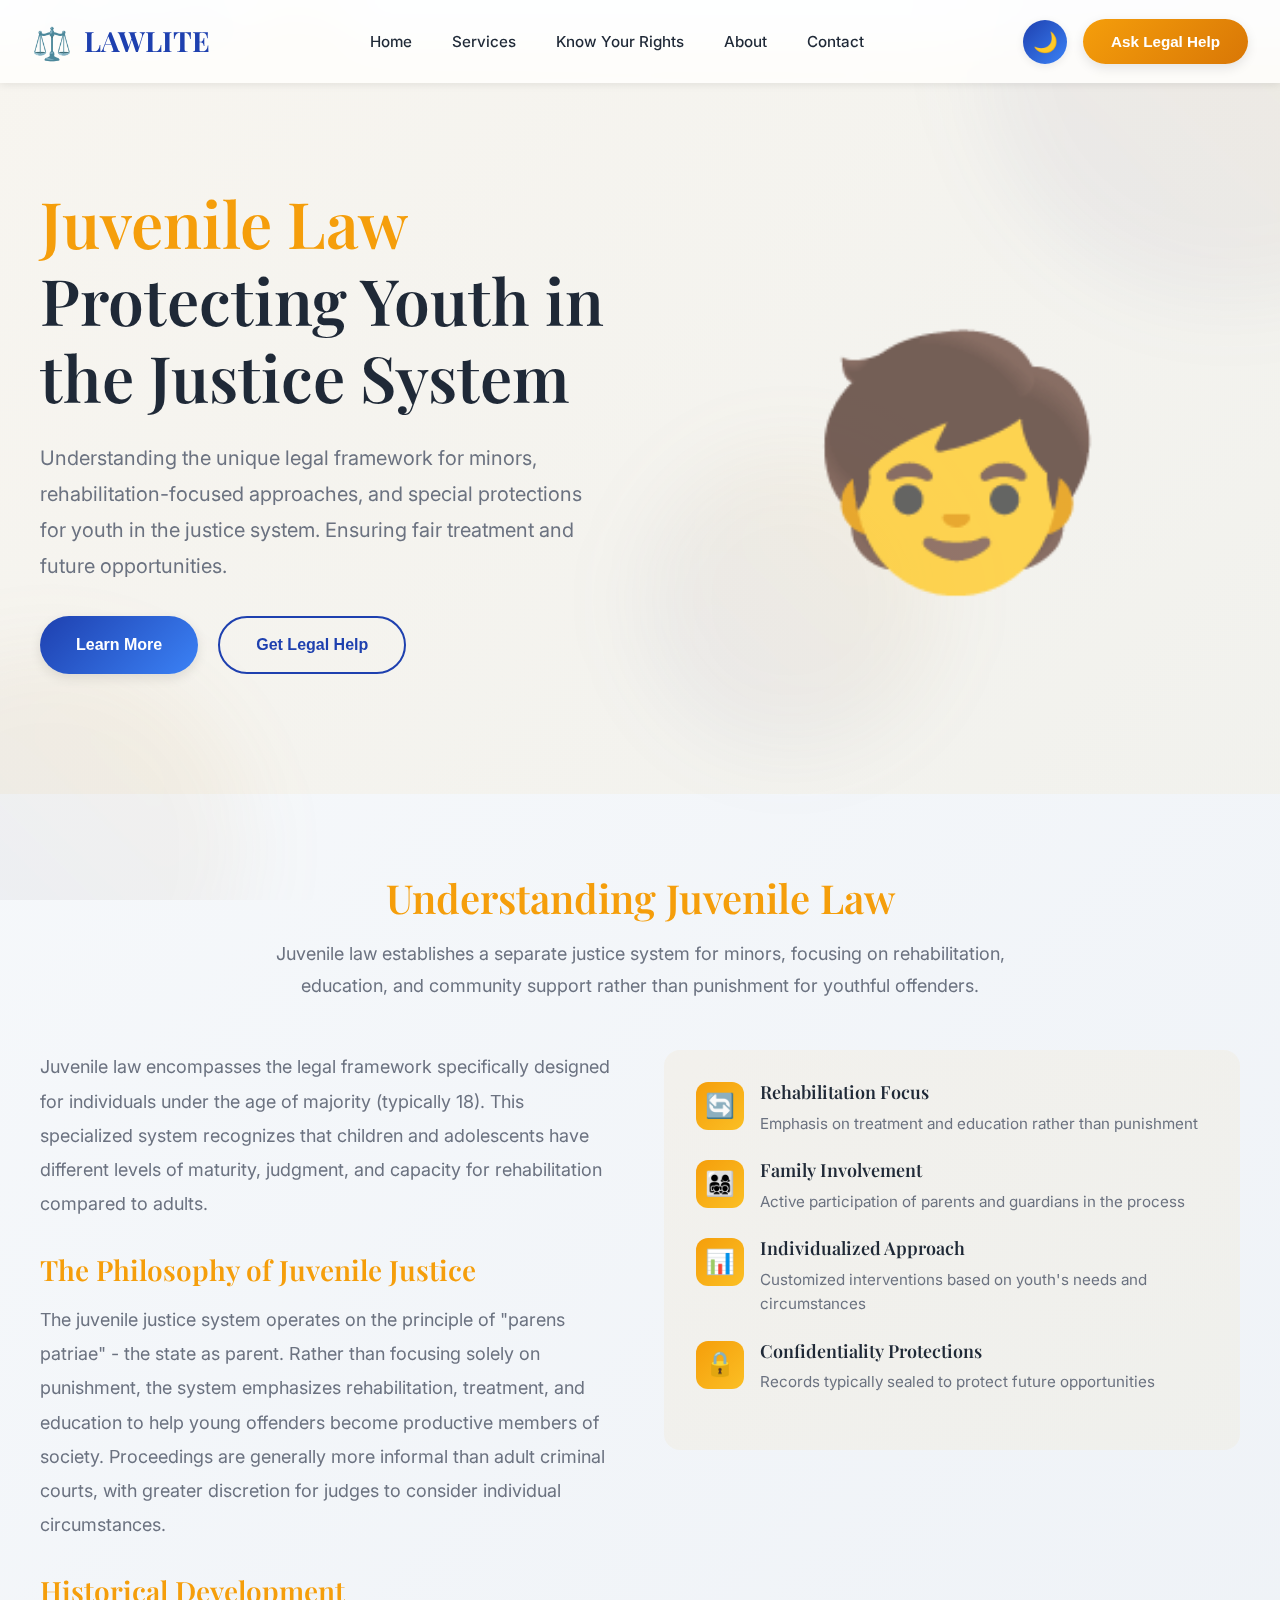
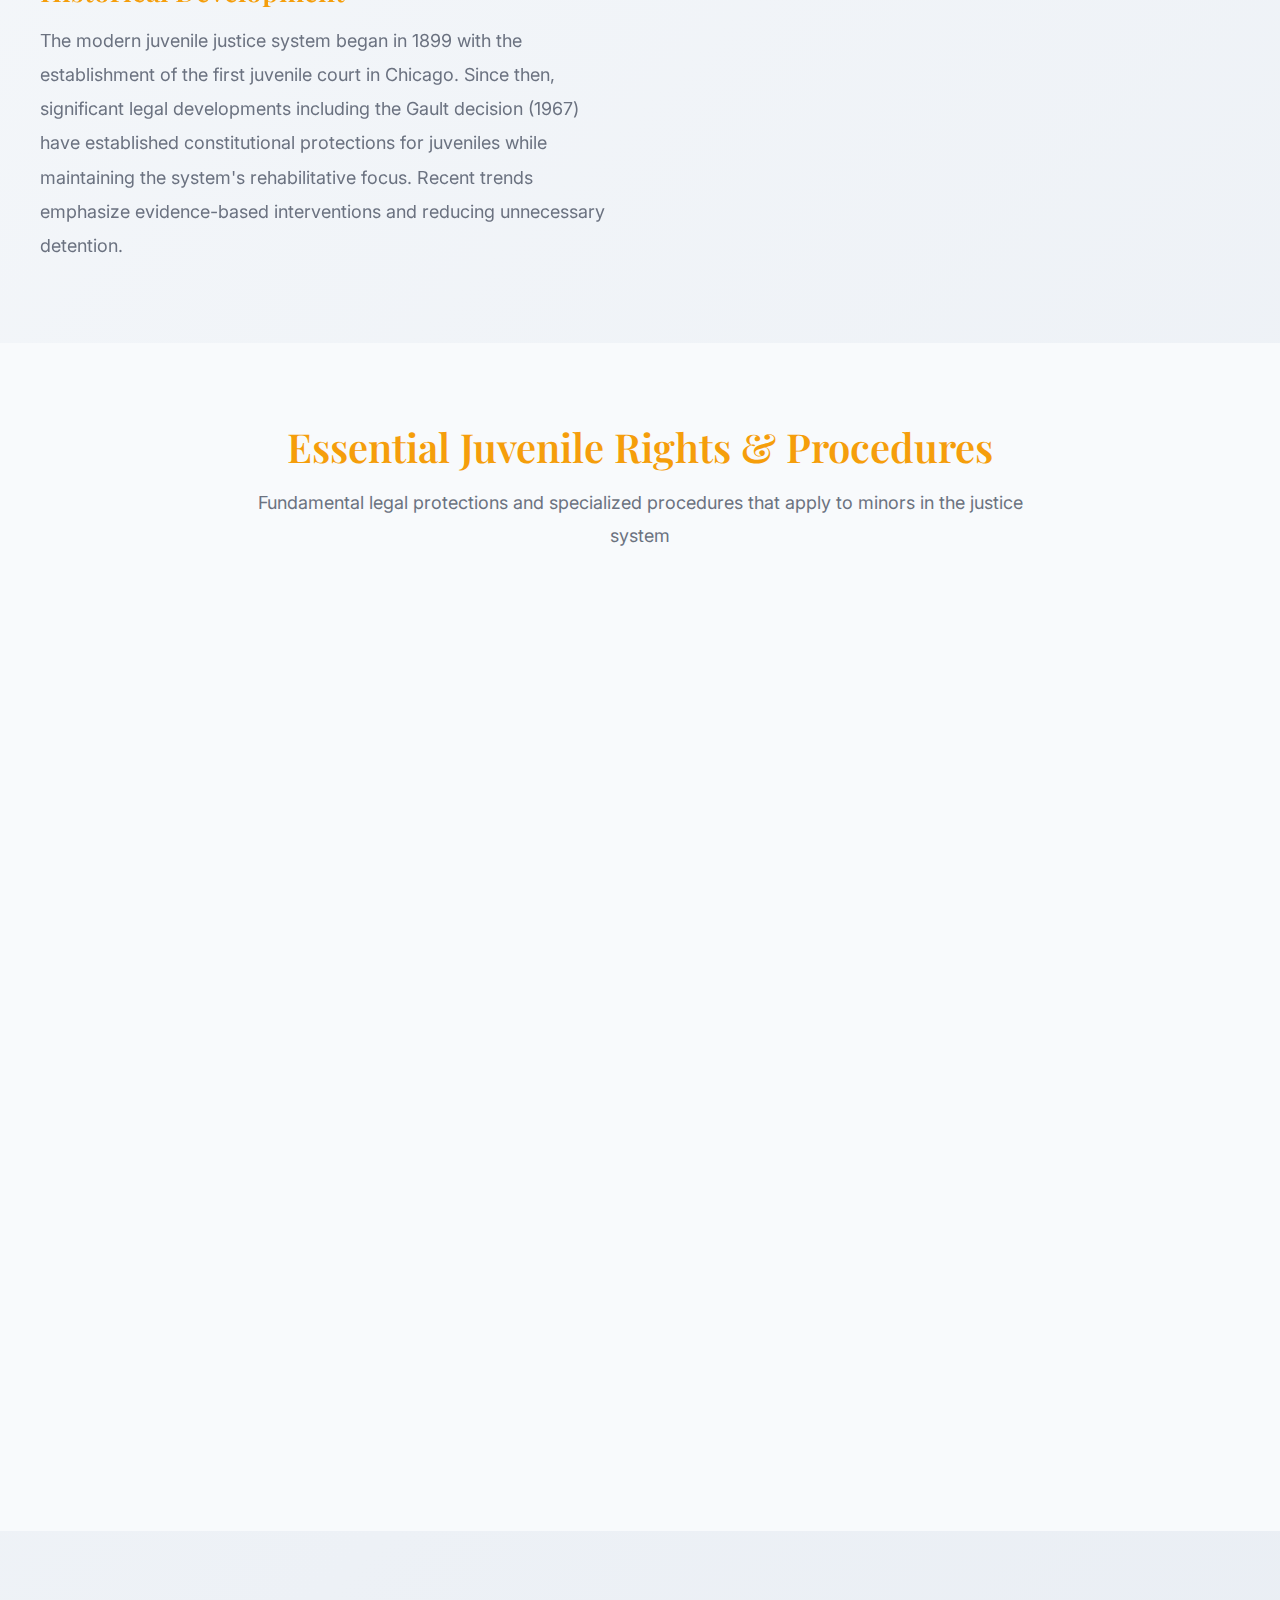
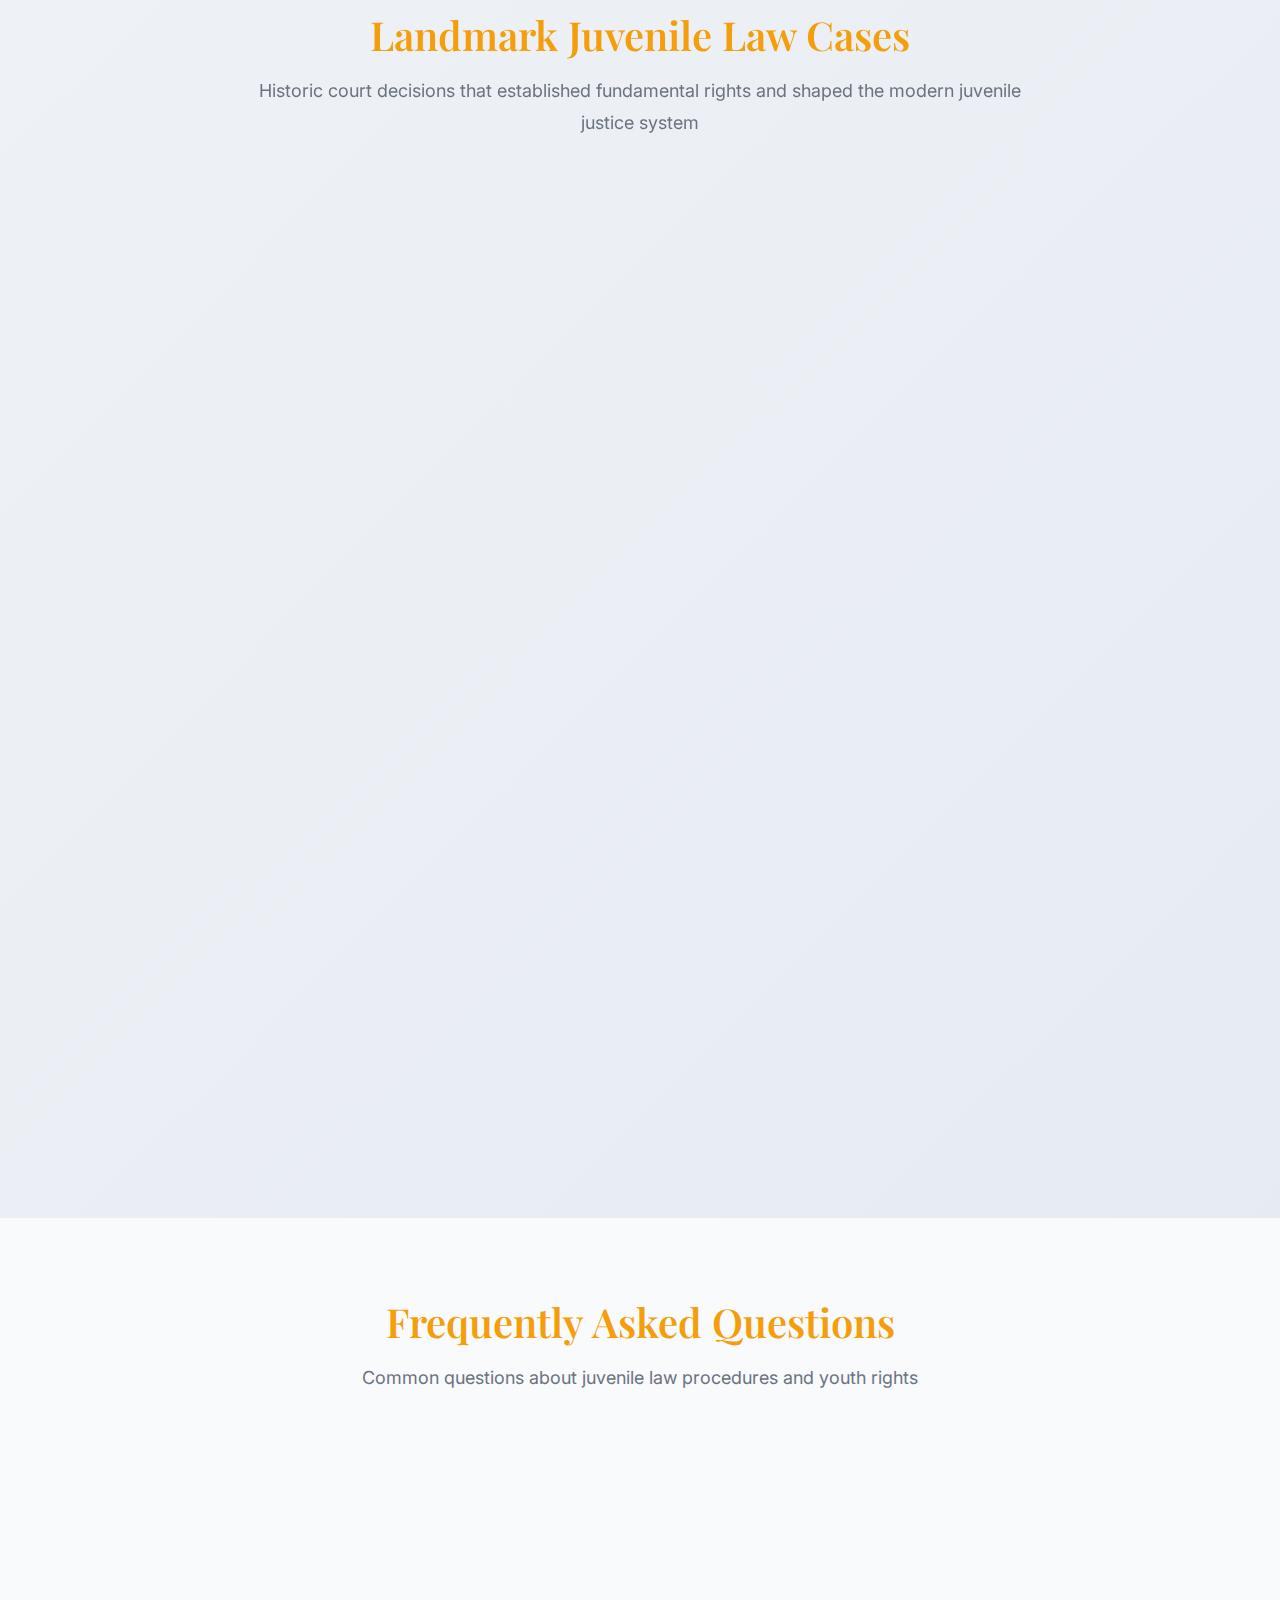
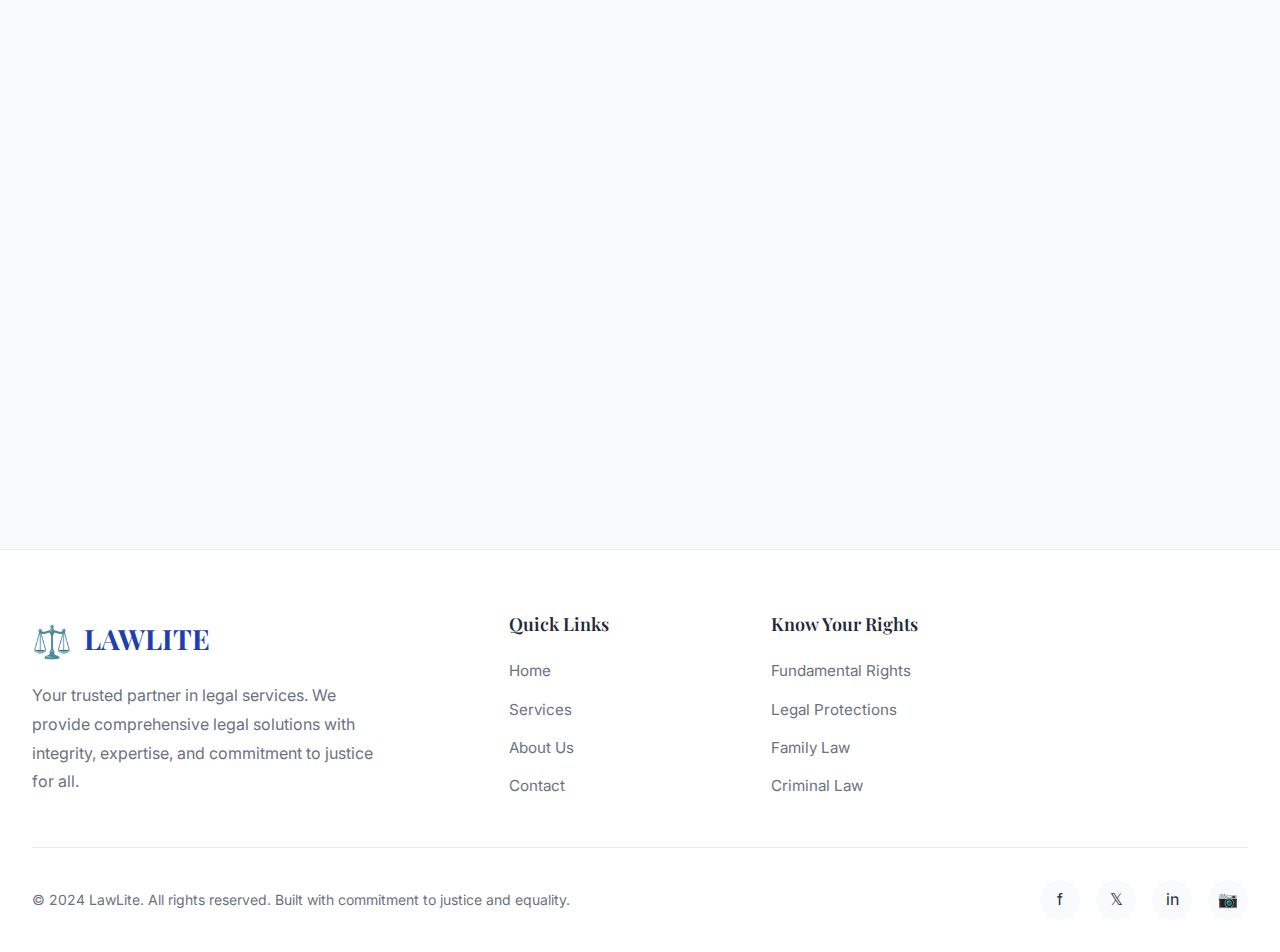
<file: LawLite/frontend/laws/juvenilelaw.html>
<!DOCTYPE html>
<html lang="en">
<head>
    <meta charset="UTF-8">
    <meta name="viewport" content="width=device-width, initial-scale=1.0">
    <title>Juvenile Law - LawLite</title>
    <link rel="preconnect" href="https://fonts.googleapis.com">
    <link rel="preconnect" href="https://fonts.gstatic.com" crossorigin>
    <link href="https://fonts.googleapis.com/css2?family=Inter:wght@300;400;500;600;700;800&family=Playfair+Display:wght@400;500;600;700;800&display=swap" rel="stylesheet">
    <link rel="stylesheet" href="../home/style.css">
    <style>
        /* Page-specific accent colors */
        :root {
            --page-accent: #f59e0b;
            --page-accent-light: #fbbf24;
            --page-gradient: linear-gradient(135deg, #f59e0b 0%, #fbbf24 100%);
        }

        /* Hero Banner */
        .detail-hero {
            min-height: 60vh;
            background: linear-gradient(135deg, rgba(245, 158, 11, 0.05), rgba(251, 191, 36, 0.05));
            display: flex;
            align-items: center;
            padding: 8rem 2rem 4rem;
            position: relative;
            overflow: hidden;
        }

        .detail-hero::before {
            content: '';
            position: absolute;
            top: 0;
            left: 0;
            right: 0;
            height: 4px;
            background: var(--page-gradient);
        }

        .detail-hero-content {
            max-width: 1200px;
            margin: 0 auto;
            display: grid;
            grid-template-columns: 1fr 1fr;
            gap: 4rem;
            align-items: center;
        }

        .hero-text h1 {
            font-size: 4rem;
            margin-bottom: 1.5rem;
            color: var(--text-primary);
        }

        .hero-accent {
            color: var(--page-accent);
        }

        .hero-text p {
            font-size: 1.25rem;
            color: var(--text-secondary);
            line-height: 1.8;
            margin-bottom: 2rem;
        }

        .hero-illustration {
            font-size: 15rem;
            text-align: center;
            opacity: 0.8;
            animation: float-subtle 4s ease-in-out infinite;
        }

        @keyframes float-subtle {
            0%, 100% { transform: translateY(0); }
            50% { transform: translateY(-20px); }
        }

        /* Breadcrumb Navigation */
        .breadcrumb {
            background: var(--bg-secondary);
            padding: 1rem 2rem;
            border-bottom: 1px solid rgba(245, 158, 11, 0.1);
        }

        .breadcrumb-container {
            max-width: 1200px;
            margin: 0 auto;
            display: flex;
            align-items: center;
            gap: 0.5rem;
            font-size: 0.95rem;
        }

        .breadcrumb a {
            color: var(--text-secondary);
            text-decoration: none;
            transition: color 0.3s;
        }

        .breadcrumb a:hover {
            color: var(--page-accent);
        }

        .breadcrumb-current {
            color: var(--page-accent);
            font-weight: 600;
        }

        /* Content Sections */
        .content-section {
            padding: 5rem 2rem;
            position: relative;
        }

        .content-section:nth-child(even) {
            background: var(--bg-secondary);
        }

        .section-container {
            max-width: 1200px;
            margin: 0 auto;
        }

        .section-heading {
            font-size: 2.5rem;
            color: var(--page-accent);
            margin-bottom: 1rem;
            text-align: center;
        }

        .section-intro {
            font-size: 1.125rem;
            color: var(--text-secondary);
            text-align: center;
            max-width: 800px;
            margin: 0 auto 3rem;
            line-height: 1.8;
        }

        /* Key Rights Grid */
        .rights-grid-detail {
            display: grid;
            grid-template-columns: repeat(auto-fit, minmax(300px, 1fr));
            gap: 2rem;
            margin-top: 3rem;
        }

        .right-card {
            background: var(--bg-primary);
            border: 2px solid rgba(245, 158, 11, 0.1);
            border-radius: 16px;
            padding: 2rem;
            transition: all 0.3s;
            position: relative;
            overflow: hidden;
        }

        .right-card::before {
            content: '';
            position: absolute;
            top: 0;
            left: 0;
            width: 4px;
            height: 100%;
            background: var(--page-gradient);
            transform: scaleY(0);
            transition: transform 0.3s;
        }

        .right-card:hover {
            transform: translateY(-5px);
            box-shadow: var(--shadow-lg);
            border-color: var(--page-accent);
        }

        .right-card:hover::before {
            transform: scaleY(1);
        }

        .right-number {
            display: inline-block;
            width: 48px;
            height: 48px;
            background: var(--page-gradient);
            color: white;
            border-radius: 12px;
            display: flex;
            align-items: center;
            justify-content: center;
            font-weight: 700;
            font-size: 1.25rem;
            margin-bottom: 1rem;
        }

        .right-card h3 {
            font-size: 1.5rem;
            color: var(--text-primary);
            margin-bottom: 1rem;
        }

        .right-card p {
            color: var(--text-secondary);
            line-height: 1.7;
        }

        /* Case Studies */
        .case-study {
            background: var(--bg-primary);
            border-left: 4px solid var(--page-accent);
            border-radius: 12px;
            padding: 2rem;
            margin-bottom: 2rem;
            box-shadow: var(--shadow-sm);
            transition: all 0.3s;
        }

        .case-study:hover {
            box-shadow: var(--shadow-md);
            transform: translateX(5px);
        }

        .case-title {
            font-size: 1.5rem;
            color: var(--page-accent);
            margin-bottom: 1rem;
            font-weight: 600;
        }

        .case-content {
            color: var(--text-secondary);
            line-height: 1.8;
            margin-bottom: 1rem;
        }

        .case-outcome {
            background: rgba(245, 158, 11, 0.1);
            padding: 1rem;
            border-radius: 8px;
            margin-top: 1rem;
        }

        .case-outcome strong {
            color: var(--page-accent);
        }

        /* FAQ Section */
        .faq-container {
            max-width: 900px;
            margin: 0 auto;
        }

        .faq-item {
            background: var(--bg-primary);
            border: 1px solid rgba(245, 158, 11, 0.1);
            border-radius: 12px;
            margin-bottom: 1rem;
            overflow: hidden;
            transition: all 0.3s;
        }

        .faq-question {
            padding: 1.5rem;
            cursor: pointer;
            display: flex;
            justify-content: space-between;
            align-items: center;
            font-weight: 600;
            color: var(--text-primary);
            transition: all 0.3s;
        }

        .faq-question:hover {
            background: rgba(245, 158, 11, 0.05);
            color: var(--page-accent);
        }

        .faq-icon {
            font-size: 1.5rem;
            transition: transform 0.3s;
        }

        .faq-item.active .faq-icon {
            transform: rotate(45deg);
        }

        .faq-answer {
            max-height: 0;
            overflow: hidden;
            transition: max-height 0.3s ease-out;
            padding: 0 1.5rem;
        }

        .faq-item.active .faq-answer {
            max-height: 500px;
            padding: 0 1.5rem 1.5rem;
        }

        .faq-answer p {
            color: var(--text-secondary);
            line-height: 1.8;
        }

        /* Overview Section */
        .overview-content {
            display: grid;
            grid-template-columns: 1fr 1fr;
            gap: 3rem;
            align-items: start;
        }

        .overview-text {
            color: var(--text-secondary);
            line-height: 1.9;
            font-size: 1.125rem;
        }

        .overview-text h3 {
            color: var(--page-accent);
            font-size: 1.75rem;
            margin: 2rem 0 1rem;
        }

        .overview-highlights {
            background: linear-gradient(135deg, rgba(245, 158, 11, 0.05), rgba(251, 191, 36, 0.05));
            border-radius: 16px;
            padding: 2rem;
        }

        .highlight-item {
            display: flex;
            align-items: start;
            gap: 1rem;
            margin-bottom: 1.5rem;
        }

        .highlight-icon {
            width: 48px;
            height: 48px;
            background: var(--page-gradient);
            color: white;
            border-radius: 12px;
            display: flex;
            align-items: center;
            justify-content: center;
            font-size: 1.5rem;
            flex-shrink: 0;
        }

        .highlight-text h4 {
            color: var(--text-primary);
            margin-bottom: 0.5rem;
            font-size: 1.125rem;
        }

        .highlight-text p {
            color: var(--text-secondary);
            line-height: 1.6;
            font-size: 0.95rem;
        }

        @media (max-width: 768px) {
            .detail-hero-content {
                grid-template-columns: 1fr;
            }

            .hero-text h1 {
                font-size: 2.5rem;
            }

            .hero-illustration {
                font-size: 8rem;
            }

            .overview-content {
                grid-template-columns: 1fr;
            }

            .cta-buttons {
                flex-direction: column;
            }
        }
    </style>
</head>

<body>
    <!-- Animated Background -->
    <div class="bg-decoration">
        <div class="floating-shape shape-1"></div>
        <div class="floating-shape shape-2"></div>
        <div class="floating-shape shape-3"></div>
    </div>

    <!-- Navigation -->
    <nav class="navbar" id="navbar">
        <div class="nav-container">
            <div class="logo">
                <span class="logo-icon">⚖️</span>
                <span class="logo-text">LAWLITE</span>
            </div>
            <ul class="nav-links">
                <li><a href="../home/index.html" class="nav-link">Home</a></li>
                <li><a href="../home/index.html#services" class="nav-link">Services</a></li>
                <li><a href="../home/index.html#rights" class="nav-link">Know Your Rights</a></li>
                <li><a href="../home/index.html#about" class="nav-link">About</a></li>
                <li><a href="../home/index.html#contact" class="nav-link">Contact</a></li>
            </ul>
            <div class="nav-actions">
                <button class="dark-mode-toggle" id="darkModeToggle">🌙</button>
                <button class="cta-button" onclick="window.location.href='../home/index.html#form-section'">Ask Legal Help</button>
            </div>
        </div>
    </nav>

    <!-- Breadcrumb -->
    <div class="breadcrumb">
        <div class="breadcrumb-container">
            <a href="../home/index.html">Home</a>
            <span>›</span>
            <a href="../home/index.html#rights">Know Your Rights</a>
            <span>›</span>
            <span class="breadcrumb-current">Juvenile Law</span>
        </div>
    </div>

    <!-- Hero Banner -->
    <section class="detail-hero">
        <div class="detail-hero-content">
            <div class="hero-text">
                <h1>
                    <span class="hero-accent">Juvenile Law</span><br>
                    Protecting Youth in the Justice System
                </h1>
                <p>
                    Understanding the unique legal framework for minors, rehabilitation-focused approaches, 
                    and special protections for youth in the justice system. Ensuring fair treatment and future opportunities.
                </p>
                <div class="hero-buttons">
                    <button class="btn-primary" onclick="document.querySelector('.content-section').scrollIntoView({behavior: 'smooth'})">
                        Learn More
                    </button>
                    <button class="btn-secondary" onclick="window.location.href='../home/index.html#contact'">
                        Get Legal Help
                    </button>
                </div>
            </div>
            <div class="hero-illustration">🧒</div>
        </div>
    </section>

    <!-- Overview Section -->
    <section class="content-section">
        <div class="section-container">
            <h2 class="section-heading">Understanding Juvenile Law</h2>
            <p class="section-intro">
                Juvenile law establishes a separate justice system for minors, focusing on rehabilitation, 
                education, and community support rather than punishment for youthful offenders.
            </p>

            <div class="overview-content">
                <div class="overview-text">
                    <p>
                        Juvenile law encompasses the legal framework specifically designed for individuals under 
                        the age of majority (typically 18). This specialized system recognizes that children and 
                        adolescents have different levels of maturity, judgment, and capacity for rehabilitation 
                        compared to adults.
                    </p>

                    <h3>The Philosophy of Juvenile Justice</h3>
                    <p>
                        The juvenile justice system operates on the principle of "parens patriae" - the state as parent. 
                        Rather than focusing solely on punishment, the system emphasizes rehabilitation, treatment, 
                        and education to help young offenders become productive members of society. Proceedings are 
                        generally more informal than adult criminal courts, with greater discretion for judges to 
                        consider individual circumstances.
                    </p>

                    <h3>Historical Development</h3>
                    <p>
                        The modern juvenile justice system began in 1899 with the establishment of the first juvenile 
                        court in Chicago. Since then, significant legal developments including the Gault decision 
                        (1967) have established constitutional protections for juveniles while maintaining the system's 
                        rehabilitative focus. Recent trends emphasize evidence-based interventions and reducing 
                        unnecessary detention.
                    </p>
                </div>

                <div class="overview-highlights">
                    <div class="highlight-item">
                        <div class="highlight-icon">🔄</div>
                        <div class="highlight-text">
                            <h4>Rehabilitation Focus</h4>
                            <p>Emphasis on treatment and education rather than punishment</p>
                        </div>
                    </div>

                    <div class="highlight-item">
                        <div class="highlight-icon">👨‍👩‍👧‍👦</div>
                        <div class="highlight-text">
                            <h4>Family Involvement</h4>
                            <p>Active participation of parents and guardians in the process</p>
                        </div>
                    </div>

                    <div class="highlight-item">
                        <div class="highlight-icon">📊</div>
                        <div class="highlight-text">
                            <h4>Individualized Approach</h4>
                            <p>Customized interventions based on youth's needs and circumstances</p>
                        </div>
                    </div>

                    <div class="highlight-item">
                        <div class="highlight-icon">🔒</div>
                        <div class="highlight-text">
                            <h4>Confidentiality Protections</h4>
                            <p>Records typically sealed to protect future opportunities</p>
                        </div>
                    </div>
                </div>
            </div>
        </div>
    </section>

    <!-- Key Rights Section -->
    <section class="content-section">
        <div class="section-container">
            <h2 class="section-heading">Essential Juvenile Rights & Procedures</h2>
            <p class="section-intro">
                Fundamental legal protections and specialized procedures that apply to minors in the justice system
            </p>

            <div class="rights-grid-detail">
                <div class="right-card">
                    <div class="right-number">1</div>
                    <h3>Right to Legal Counsel</h3>
                    <p>
                        Juveniles have the constitutional right to be represented by an attorney in delinquency 
                        proceedings. If the family cannot afford an attorney, the court must appoint a public defender 
                        or other legal representation to ensure the youth's rights are protected throughout the process.
                    </p>
                </div>

                <div class="right-card">
                    <div class="right-number">2</div>
                    <h3>Protection Against Self-Incrimination</h3>
                    <p>
                        The Fifth Amendment right against self-incrimination applies to juveniles. They have the 
                        right to remain silent during police questioning and cannot be compelled to testify against 
                        themselves in court proceedings. Miranda warnings must be given in language the juvenile can understand.
                    </p>
                </div>

                <div class="right-card">
                    <div class="right-number">3</div>
                    <h3>Right to Notice of Charges</h3>
                    <p>
                        Juveniles and their parents must receive timely and specific notice of the charges being 
                        brought against them. This includes information about the alleged offenses, potential 
                        consequences, and the legal basis for the court's jurisdiction over the case.
                    </p>
                </div>

                <div class="right-card">
                    <div class="right-number">4</div>
                    <h3>Right to Confront Witnesses</h3>
                    <p>
                        Juvenile defendants have the right to confront and cross-examine witnesses testifying 
                        against them. This ensures the reliability of evidence and allows the defense to challenge 
                        the prosecution's case through proper legal procedures.
                    </p>
                </div>

                <div class="right-card">
                    <div class="right-number">5</div>
                    <h3>Protection from Double Jeopardy</h3>
                    <p>
                        The Fifth Amendment protection against double jeopardy applies to juvenile proceedings. 
                        A juvenile cannot be tried twice for the same offense in juvenile court, though in some 
                        circumstances they may face transfer to adult court after juvenile proceedings.
                    </p>
                </div>

                <div class="right-card">
                    <div class="right-number">6</div>
                    <h3>Right to Transcript & Appeal</h3>
                    <p>
                        Juveniles have the right to a transcript of the proceedings and the right to appeal 
                        adverse decisions. These protections ensure that legal errors can be reviewed by higher 
                        courts and that the juvenile receives due process throughout the legal system.
                    </p>
                </div>
            </div>
        </div>
    </section>

    <!-- Case Studies Section -->
    <section class="content-section">
        <div class="section-container">
            <h2 class="section-heading">Landmark Juvenile Law Cases</h2>
            <p class="section-intro">
                Historic court decisions that established fundamental rights and shaped the modern juvenile justice system
            </p>

            <div class="case-study">
                <h3 class="case-title">In re Gault (1967)</h3>
                <p class="case-content">
                    Fifteen-year-old Gerald Gault was sentenced to six years in a juvenile detention center for 
                    making an obscene phone call - a maximum sentence that would have been only a $50 fine for an adult. 
                    The proceedings lacked basic due process protections: no notice of charges, no right to counsel, 
                    no right to confront witnesses, and no privilege against self-incrimination.
                </p>
                <div class="case-outcome">
                    <strong>Outcome:</strong> The U.S. Supreme Court established that juveniles facing delinquency 
                    proceedings have constitutional due process rights including notice of charges, right to counsel, 
                    right to confront witnesses, and protection against self-incrimination, fundamentally transforming juvenile justice.
                </div>
            </div>

            <div class="case-study">
                <h3 class="case-title">In re Winship (1970)</h3>
                <p class="case-content">
                    Twelve-year-old Samuel Winship was adjudicated delinquent for stealing $112 from a woman's purse 
                    based on the civil standard of "preponderance of evidence" rather than the criminal standard of 
                    "proof beyond a reasonable doubt." The case questioned whether the lower standard violated due process.
                </p>
                <div class="case-outcome">
                    <strong>Outcome:</strong> The Supreme Court ruled that the "proof beyond a reasonable doubt" 
                    standard applies to juvenile delinquency proceedings, ensuring that youth are not deprived of 
                    liberty based on uncertain evidence and establishing higher procedural standards in juvenile court.
                </div>
            </div>

            <div class="case-study">
                <h3 class="case-title">Roper v. Simmons (2005)</h3>
                <p class="case-content">
                    Seventeen-year-old Christopher Simmons was sentenced to death for a murder committed when he 
                    was a juvenile. The case challenged whether executing individuals for crimes committed under 
                    age 18 constituted cruel and unusual punishment under the Eighth Amendment.
                </p>
                <div class="case-outcome">
                    <strong>Outcome:</strong> The Supreme Court abolished the juvenile death penalty, recognizing 
                    that juveniles have diminished culpability due to their immaturity, vulnerability to negative 
                    influences, and greater capacity for change and rehabilitation.
                </div>
            </div>
        </div>
    </section>

    <!-- FAQ Section -->
    <section class="content-section">
        <div class="section-container">
            <h2 class="section-heading">Frequently Asked Questions</h2>
            <p class="section-intro">
                Common questions about juvenile law procedures and youth rights
            </p>

            <div class="faq-container">
                <div class="faq-item">
                    <div class="faq-question">
                        <span>What's the difference between juvenile court and adult criminal court?</span>
                        <span class="faq-icon">+</span>
                    </div>
                    <div class="faq-answer">
                        <p>
                            Juvenile court differs from adult criminal court in several key ways: The focus is on 
                            rehabilitation rather than punishment. Proceedings are generally closed to the public 
                            to protect the juvenile's privacy. Terminology is different - juveniles are "adjudicated 
                            delinquent" rather than "found guilty," and they receive "dispositions" rather than 
                            "sentences." Records are typically sealed or expunged. Judges have more discretion to 
                            consider the youth's individual circumstances and needs. The goal is to address the 
                            underlying causes of behavior and help the youth become a productive adult, while 
                            protecting public safety.
                        </p>
                    </div>
                </div>

                <div class="faq-item">
                    <div class="faq-question">
                        <span>Can a juvenile be tried as an adult?</span>
                        <span class="faq-icon">+</span>
                    </div>
                    <div class="faq-answer">
                        <p>
                            Yes, in certain circumstances juveniles can be transferred to adult criminal court. 
                            This typically happens through: Judicial waiver - where a juvenile court judge transfers 
                            the case after considering factors like the offense severity, the youth's age and record, 
                            and amenability to treatment. Statutory exclusion - where state laws automatically 
                            require certain serious offenses to be tried in adult court. Prosecutorial discretion - 
                            where prosecutors have authority to file certain cases directly in adult court. Once 
                            transferred, the juvenile faces adult penalties and procedures, though some states 
                            have special sentencing provisions for youth convicted in adult court.
                        </p>
                    </div>
                </div>

                <div class="faq-item">
                    <div class="faq-question">
                        <span>What happens to juvenile records?</span>
                        <span class="faq-icon">+</span>
                    </div>
                    <div class="faq-answer">
                        <p>
                            Juvenile records are generally confidential and not accessible to the public. In most 
                            states, records are automatically sealed or destroyed when the youth reaches a certain 
                            age (typically 18 or 21) or after a specified period. However, law enforcement agencies, 
                            courts, and in some cases schools may retain access. Many states allow for expungement 
                            (complete destruction) of juvenile records, particularly for less serious offenses or 
                            when the youth has remained crime-free for a specified period. It's important to consult 
                            with an attorney about the specific procedures for sealing or expunging juvenile records 
                            in your jurisdiction.
                        </p>
                    </div>
                </div>

                <div class="faq-item">
                    <div class="faq-question">
                        <span>What are common dispositions in juvenile cases?</span>
                        <span class="faq-icon">+</span>
                    </div>
                    <div class="faq-answer">
                        <p>
                            Common dispositions (sentences) in juvenile cases include: Probation - the most common 
                            disposition, where the youth remains in the community under court supervision with 
                            specific conditions. Community service - requiring the youth to perform unpaid work 
                            for the benefit of the community. Counseling or treatment - mandating participation 
                            in therapy, substance abuse treatment, or other interventions. Restitution - requiring 
                            the youth to pay back victims for losses. Electronic monitoring - home confinement 
                            with electronic surveillance. Placement in a group home, treatment facility, or juvenile 
                            detention center for more serious cases. The court typically orders a combination of 
                            these approaches tailored to the youth's needs.
                        </p>
                    </div>
                </div>

                <div class="faq-item">
                    <div class="faq-question">
                        <span>What rights do parents have in juvenile proceedings?</span>
                        <span class="faq-icon">+</span>
                    </div>
                    <div class="faq-answer">
                        <p>
                            Parents have several important rights in juvenile proceedings: The right to notice of 
                            all hearings and proceedings. The right to be present at all court hearings. The right 
                            to consult with their child's attorney. The right to present evidence and witnesses on 
                            their child's behalf. The right to address the court regarding disposition options. 
                            However, parents cannot make legal decisions for their child once the court assumes 
                            jurisdiction. In some cases, parents may be ordered to participate in counseling, 
                            parenting classes, or treatment programs as part of their child's disposition. Parents 
                            may also be held financially responsible for restitution, court costs, or treatment expenses.
                        </p>
                    </div>
                </div>

                <div class="faq-item">
                    <div class="faq-question">
                        <span>Can schools share information with juvenile justice authorities?</span>
                        <span class="faq-icon">+</span>
                    </div>
                    <div class="faq-answer">
                        <p>
                            Schools can share certain information with juvenile justice authorities, but there are 
                            limitations. Under the Family Educational Rights and Privacy Act (FERPA), schools generally 
                            need parental consent to disclose educational records. However, exceptions allow sharing 
                            without consent in health/safety emergencies, when required by state laws, or pursuant 
                            to specific court orders. Many schools have memoranda of understanding with law enforcement 
                            regarding information sharing for school safety purposes. Schools must balance student 
                            privacy rights with safety concerns. Recent reforms in many states limit school-based 
                            arrests and encourage alternative approaches to school discipline that keep students 
                            in school and out of the juvenile justice system.
                        </p>
                    </div>
                </div>
            </div>
        </div>
    </section>

    <!-- Footer -->
    <footer class="site-footer">
        <div class="footer-content">
            <div class="footer-brand">
                <div class="footer-logo">
                    <span class="logo-icon">⚖️</span>
                    <span>LAWLITE</span>
                </div>
                <p class="footer-description">
                    Your trusted partner in legal services. We provide comprehensive legal solutions
                    with integrity, expertise, and commitment to justice for all.
                </p>
            </div>

            <div class="footer-section">
                <h4>Quick Links</h4>
                <div class="footer-links">
                    <a href="../home/index.html#home">Home</a>
                    <a href="../home/index.html#services">Services</a>
                    <a href="../home/index.html#about">About Us</a>
                    <a href="../home/index.html#contact">Contact</a>
                </div>
            </div>

            <div class="footer-section">
                <h4>Know Your Rights</h4>
                <div class="footer-links">
                    <a href="../rights/fundamentalrights.html">Fundamental Rights</a>
                    <a href="../rights/legalprotections.html">Legal Protections</a>
                    <a href="../laws/familylaw.html">Family Law</a>
                    <a href="../laws/criminallaw.html">Criminal Law</a>
                </div>
            </div>
        </div>

        <div class="footer-bottom">
            <div class="copyright">
                © 2024 LawLite. All rights reserved. Built with commitment to justice and equality.
            </div>
            <div class="footer-social">
                <a href="#" aria-label="Facebook">f</a>
                <a href="#" aria-label="Twitter">𝕏</a>
                <a href="#" aria-label="LinkedIn">in</a>
                <a href="#" aria-label="Instagram">📷</a>
            </div>
        </div>
    </footer>

    <script>
        // FAQ Accordion functionality
        document.querySelectorAll('.faq-question').forEach(question => {
            question.addEventListener('click', () => {
                const faqItem = question.parentElement;
                const isActive = faqItem.classList.contains('active');

                // Close all FAQs
                document.querySelectorAll('.faq-item').forEach(item => {
                    item.classList.remove('active');
                });

                // Open clicked FAQ if it wasn't active
                if (!isActive) {
                    faqItem.classList.add('active');
                }
            });
        });

        // Smooth scroll animation for elements
        const observerOptions = {
            threshold: 0.1,
            rootMargin: '0px 0px -50px 0px'
        };

        const observer = new IntersectionObserver((entries) => {
            entries.forEach(entry => {
                if (entry.isIntersecting) {
                    entry.target.style.opacity = '1';
                    entry.target.style.transform = 'translateY(0)';
                }
            });
        }, observerOptions);

        document.querySelectorAll('.right-card, .case-study, .faq-item').forEach(el => {
            el.style.opacity = '0';
            el.style.transform = 'translateY(30px)';
            el.style.transition = 'opacity 0.6s ease, transform 0.6s ease';
            observer.observe(el);
        });

        // Dark mode toggle
        document.getElementById('darkModeToggle').addEventListener('click', () => {
            document.body.classList.toggle('dark-mode');
        });

        // Navbar scroll effect
        window.addEventListener('scroll', () => {
            const navbar = document.getElementById('navbar');
            if (window.scrollY > 100) {
                navbar.style.background = 'var(--bg-primary)';
                navbar.style.boxShadow = 'var(--shadow-sm)';
            } else {
                navbar.style.background = 'transparent';
                navbar.style.boxShadow = 'none';
            }
        });
    </script>
</body>
</html>
</file>
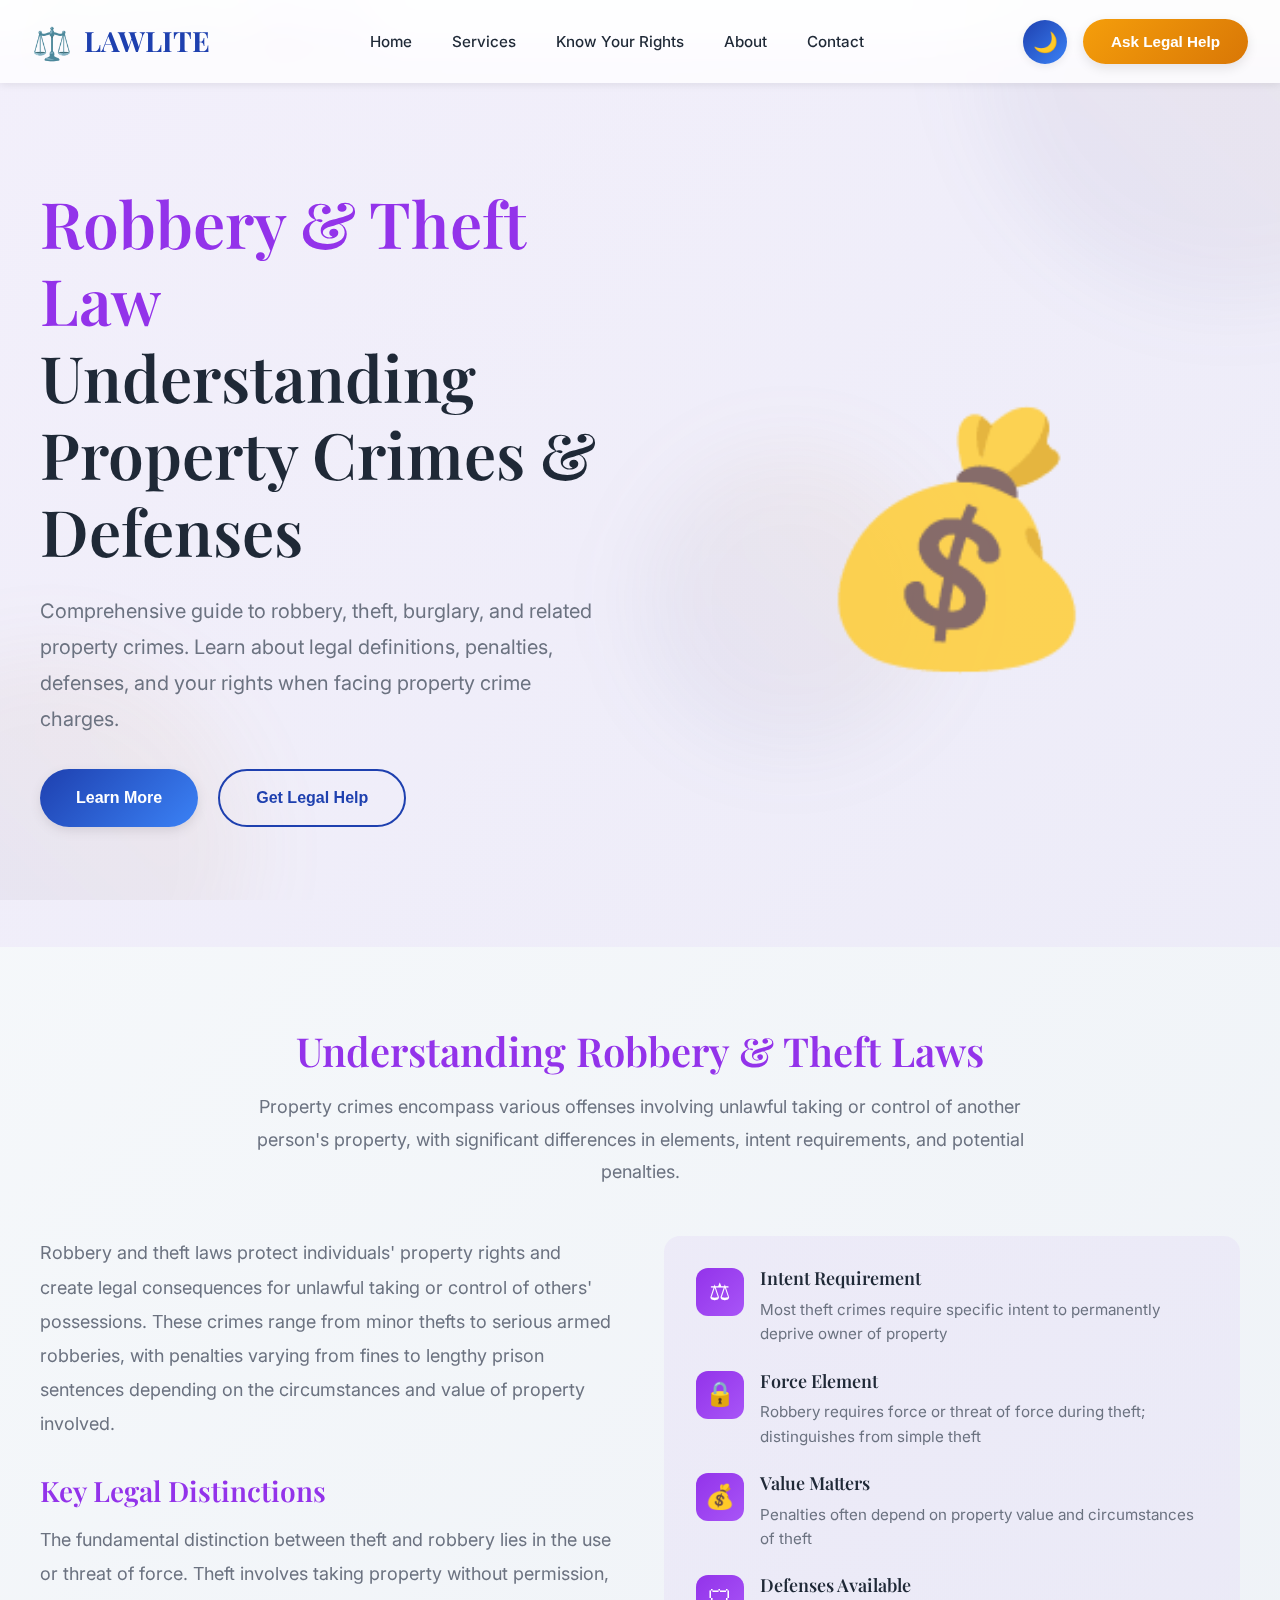
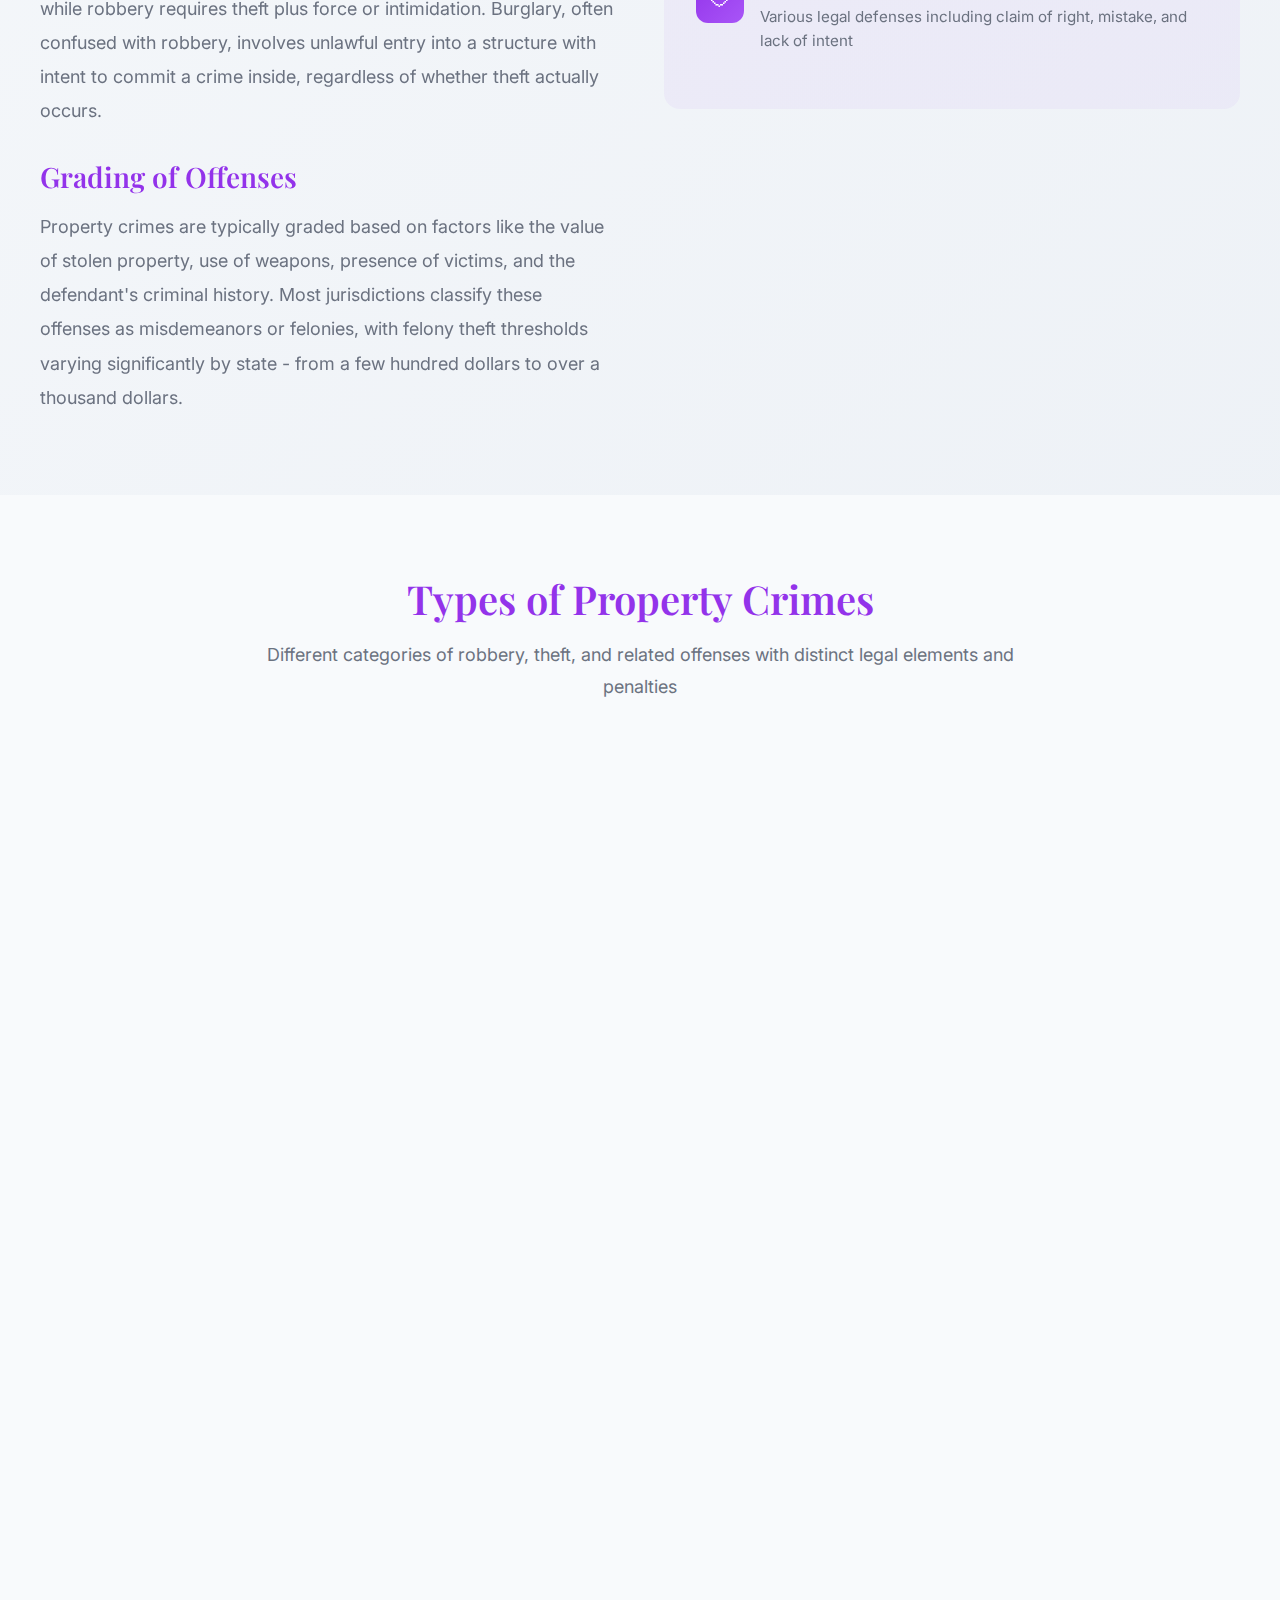
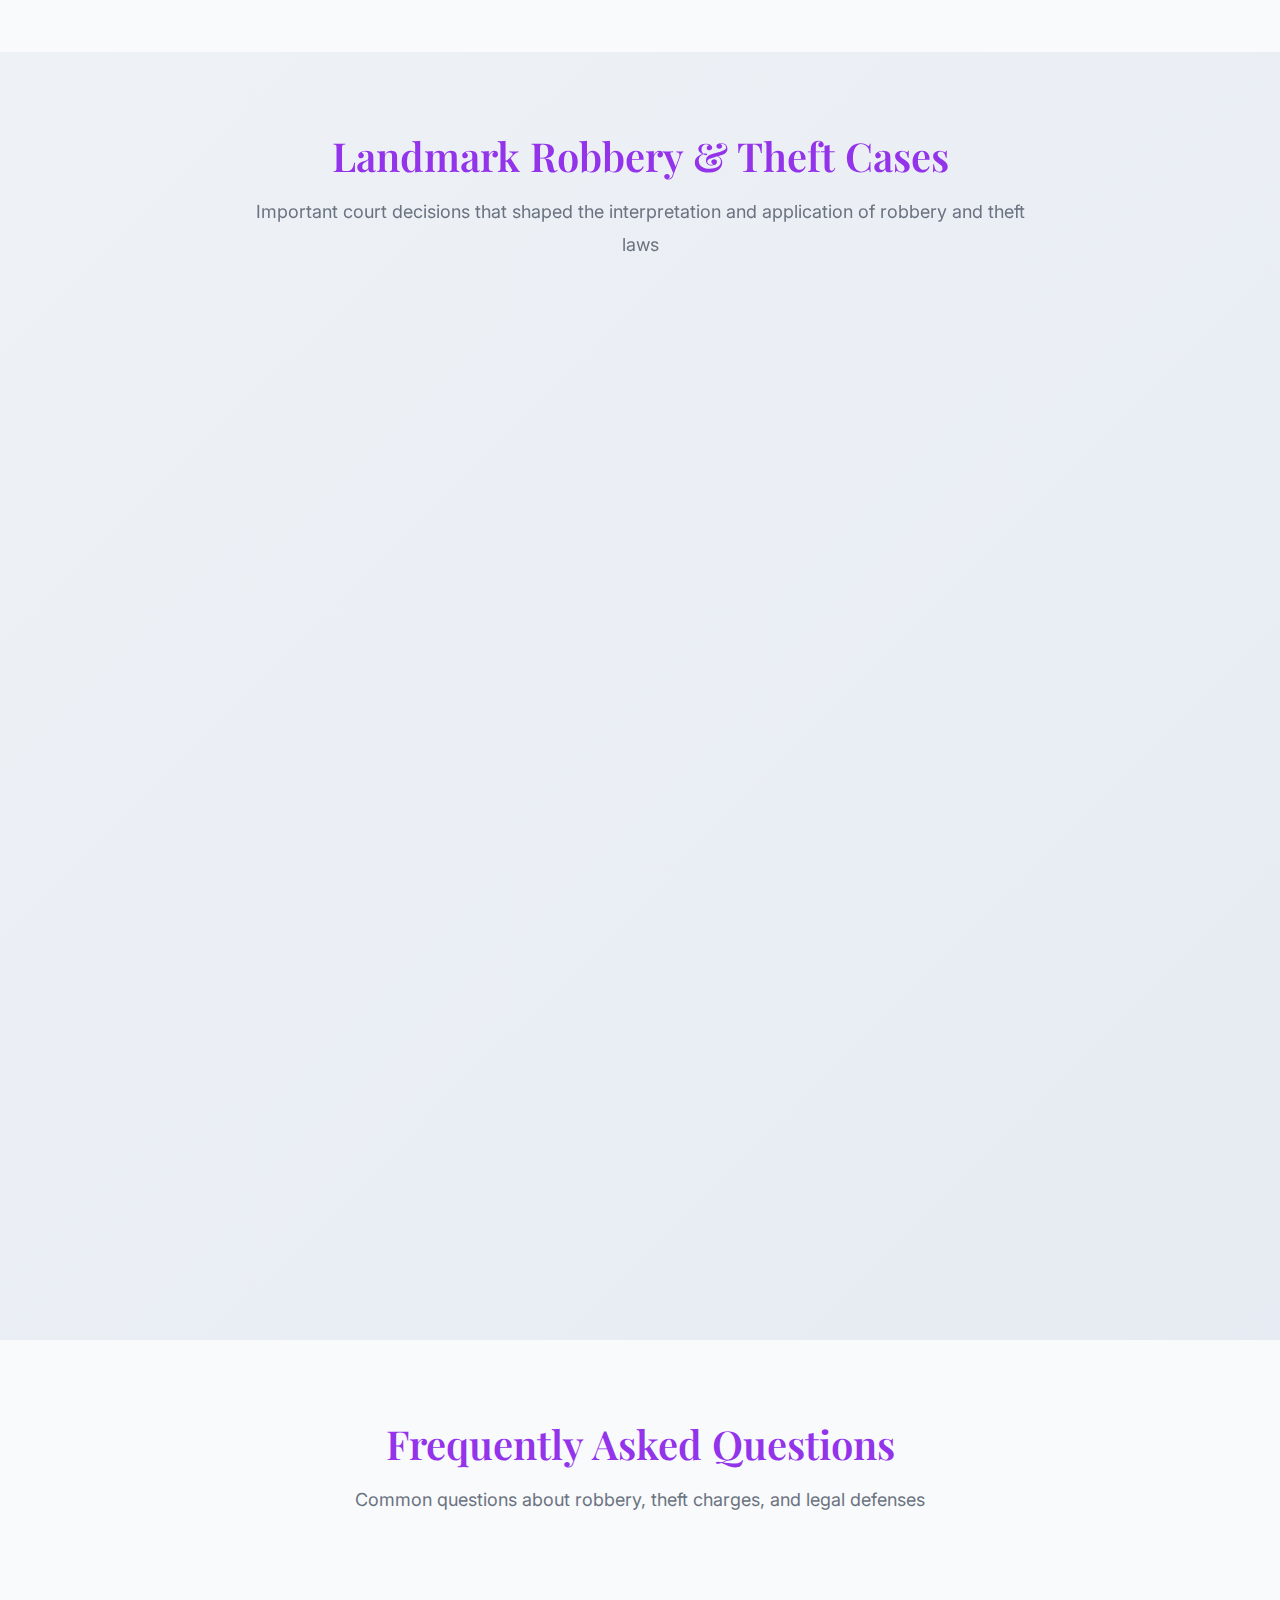
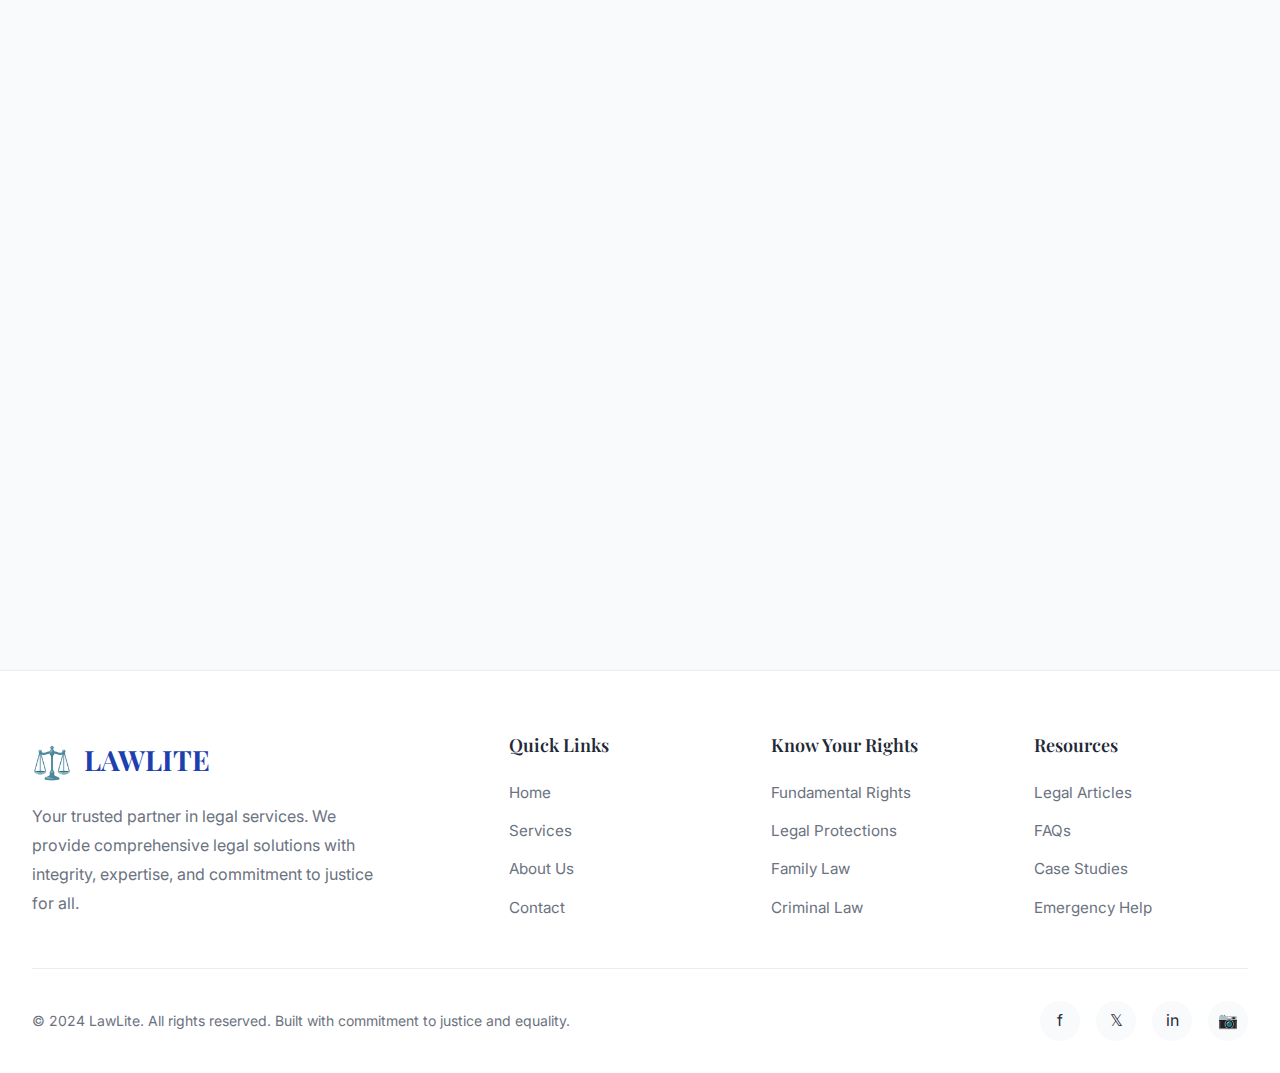
<file: LawLite/frontend/laws/robbery&theft.html>
<!DOCTYPE html>
<html lang="en">
<head>
    <meta charset="UTF-8">
    <meta name="viewport" content="width=device-width, initial-scale=1.0">
    <title>Robbery & Theft Law - LawLite</title>
    <link rel="preconnect" href="https://fonts.googleapis.com">
    <link rel="preconnect" href="https://fonts.gstatic.com" crossorigin>
    <link href="https://fonts.googleapis.com/css2?family=Inter:wght@300;400;500;600;700;800&family=Playfair+Display:wght@400;500;600;700;800&display=swap" rel="stylesheet">
    <link rel="stylesheet" href="../home/style.css">
    <style>
        /* Page-specific accent colors */
        :root {
            --page-accent: #9333ea;
            --page-accent-light: #a855f7;
            --page-gradient: linear-gradient(135deg, #9333ea 0%, #a855f7 100%);
        }

        /* Hero Banner */
        .detail-hero {
            min-height: 60vh;
            background: linear-gradient(135deg, rgba(147, 51, 234, 0.05), rgba(168, 85, 247, 0.05));
            display: flex;
            align-items: center;
            padding: 8rem 2rem 4rem;
            position: relative;
            overflow: hidden;
        }

        .detail-hero::before {
            content: '';
            position: absolute;
            top: 0;
            left: 0;
            right: 0;
            height: 4px;
            background: var(--page-gradient);
        }

        .detail-hero-content {
            max-width: 1200px;
            margin: 0 auto;
            display: grid;
            grid-template-columns: 1fr 1fr;
            gap: 4rem;
            align-items: center;
        }

        .hero-text h1 {
            font-size: 4rem;
            margin-bottom: 1.5rem;
            color: var(--text-primary);
        }

        .hero-accent {
            color: var(--page-accent);
        }

        .hero-text p {
            font-size: 1.25rem;
            color: var(--text-secondary);
            line-height: 1.8;
            margin-bottom: 2rem;
        }

        .hero-illustration {
            font-size: 15rem;
            text-align: center;
            opacity: 0.8;
            animation: float-subtle 4s ease-in-out infinite;
        }

        @keyframes float-subtle {
            0%, 100% { transform: translateY(0); }
            50% { transform: translateY(-20px); }
        }

        /* Breadcrumb Navigation */
        .breadcrumb {
            background: var(--bg-secondary);
            padding: 1rem 2rem;
            border-bottom: 1px solid rgba(147, 51, 234, 0.1);
        }

        .breadcrumb-container {
            max-width: 1200px;
            margin: 0 auto;
            display: flex;
            align-items: center;
            gap: 0.5rem;
            font-size: 0.95rem;
        }

        .breadcrumb a {
            color: var(--text-secondary);
            text-decoration: none;
            transition: color 0.3s;
        }

        .breadcrumb a:hover {
            color: var(--page-accent);
        }

        .breadcrumb-current {
            color: var(--page-accent);
            font-weight: 600;
        }

        /* Content Sections */
        .content-section {
            padding: 5rem 2rem;
            position: relative;
        }

        .content-section:nth-child(even) {
            background: var(--bg-secondary);
        }

        .section-container {
            max-width: 1200px;
            margin: 0 auto;
        }

        .section-heading {
            font-size: 2.5rem;
            color: var(--page-accent);
            margin-bottom: 1rem;
            text-align: center;
        }

        .section-intro {
            font-size: 1.125rem;
            color: var(--text-secondary);
            text-align: center;
            max-width: 800px;
            margin: 0 auto 3rem;
            line-height: 1.8;
        }

        /* Key Rights Grid */
        .rights-grid-detail {
            display: grid;
            grid-template-columns: repeat(auto-fit, minmax(300px, 1fr));
            gap: 2rem;
            margin-top: 3rem;
        }

        .right-card {
            background: var(--bg-primary);
            border: 2px solid rgba(147, 51, 234, 0.1);
            border-radius: 16px;
            padding: 2rem;
            transition: all 0.3s;
            position: relative;
            overflow: hidden;
        }

        .right-card::before {
            content: '';
            position: absolute;
            top: 0;
            left: 0;
            width: 4px;
            height: 100%;
            background: var(--page-gradient);
            transform: scaleY(0);
            transition: transform 0.3s;
        }

        .right-card:hover {
            transform: translateY(-5px);
            box-shadow: var(--shadow-lg);
            border-color: var(--page-accent);
        }

        .right-card:hover::before {
            transform: scaleY(1);
        }

        .right-number {
            display: inline-block;
            width: 48px;
            height: 48px;
            background: var(--page-gradient);
            color: white;
            border-radius: 12px;
            display: flex;
            align-items: center;
            justify-content: center;
            font-weight: 700;
            font-size: 1.25rem;
            margin-bottom: 1rem;
        }

        .right-card h3 {
            font-size: 1.5rem;
            color: var(--text-primary);
            margin-bottom: 1rem;
        }

        .right-card p {
            color: var(--text-secondary);
            line-height: 1.7;
        }

        /* Case Studies */
        .case-study {
            background: var(--bg-primary);
            border-left: 4px solid var(--page-accent);
            border-radius: 12px;
            padding: 2rem;
            margin-bottom: 2rem;
            box-shadow: var(--shadow-sm);
            transition: all 0.3s;
        }

        .case-study:hover {
            box-shadow: var(--shadow-md);
            transform: translateX(5px);
        }

        .case-title {
            font-size: 1.5rem;
            color: var(--page-accent);
            margin-bottom: 1rem;
            font-weight: 600;
        }

        .case-content {
            color: var(--text-secondary);
            line-height: 1.8;
            margin-bottom: 1rem;
        }

        .case-outcome {
            background: rgba(147, 51, 234, 0.1);
            padding: 1rem;
            border-radius: 8px;
            margin-top: 1rem;
        }

        .case-outcome strong {
            color: var(--page-accent);
        }

        /* FAQ Section */
        .faq-container {
            max-width: 900px;
            margin: 0 auto;
        }

        .faq-item {
            background: var(--bg-primary);
            border: 1px solid rgba(147, 51, 234, 0.1);
            border-radius: 12px;
            margin-bottom: 1rem;
            overflow: hidden;
            transition: all 0.3s;
        }

        .faq-question {
            padding: 1.5rem;
            cursor: pointer;
            display: flex;
            justify-content: space-between;
            align-items: center;
            font-weight: 600;
            color: var(--text-primary);
            transition: all 0.3s;
        }

        .faq-question:hover {
            background: rgba(147, 51, 234, 0.05);
            color: var(--page-accent);
        }

        .faq-icon {
            font-size: 1.5rem;
            transition: transform 0.3s;
        }

        .faq-item.active .faq-icon {
            transform: rotate(45deg);
        }

        .faq-answer {
            max-height: 0;
            overflow: hidden;
            transition: max-height 0.3s ease-out;
            padding: 0 1.5rem;
        }

        .faq-item.active .faq-answer {
            max-height: 500px;
            padding: 0 1.5rem 1.5rem;
        }

        .faq-answer p {
            color: var(--text-secondary);
            line-height: 1.8;
        }

        /* Overview Section */
        .overview-content {
            display: grid;
            grid-template-columns: 1fr 1fr;
            gap: 3rem;
            align-items: start;
        }

        .overview-text {
            color: var(--text-secondary);
            line-height: 1.9;
            font-size: 1.125rem;
        }

        .overview-text h3 {
            color: var(--page-accent);
            font-size: 1.75rem;
            margin: 2rem 0 1rem;
        }

        .overview-highlights {
            background: linear-gradient(135deg, rgba(147, 51, 234, 0.05), rgba(168, 85, 247, 0.05));
            border-radius: 16px;
            padding: 2rem;
        }

        .highlight-item {
            display: flex;
            align-items: start;
            gap: 1rem;
            margin-bottom: 1.5rem;
        }

        .highlight-icon {
            width: 48px;
            height: 48px;
            background: var(--page-gradient);
            color: white;
            border-radius: 12px;
            display: flex;
            align-items: center;
            justify-content: center;
            font-size: 1.5rem;
            flex-shrink: 0;
        }

        .highlight-text h4 {
            color: var(--text-primary);
            margin-bottom: 0.5rem;
            font-size: 1.125rem;
        }

        .highlight-text p {
            color: var(--text-secondary);
            line-height: 1.6;
            font-size: 0.95rem;
        }

        @media (max-width: 768px) {
            .detail-hero-content {
                grid-template-columns: 1fr;
            }

            .hero-text h1 {
                font-size: 2.5rem;
            }

            .hero-illustration {
                font-size: 8rem;
            }

            .overview-content {
                grid-template-columns: 1fr;
            }

            .cta-buttons {
                flex-direction: column;
            }
        }
    </style>
</head>

<body>
    <!-- Animated Background -->
    <div class="bg-decoration">
        <div class="floating-shape shape-1"></div>
        <div class="floating-shape shape-2"></div>
        <div class="floating-shape shape-3"></div>
    </div>

    <!-- Navigation -->
    <nav class="navbar" id="navbar">
        <div class="nav-container">
            <div class="logo">
                <span class="logo-icon">⚖️</span>
                <span class="logo-text">LAWLITE</span>
            </div>
            <ul class="nav-links">
                <li><a href="../home/index.html" class="nav-link">Home</a></li>
                <li><a href="../home/index.html#services" class="nav-link">Services</a></li>
                <li><a href="../home/index.html#rights" class="nav-link">Know Your Rights</a></li>
                <li><a href="../home/index.html#about" class="nav-link">About</a></li>
                <li><a href="../home/index.html#contact" class="nav-link">Contact</a></li>
            </ul>
            <div class="nav-actions">
                <button class="dark-mode-toggle" id="darkModeToggle">🌙</button>
                <button class="cta-button" onclick="window.location.href='../home/index.html#form-section'">Ask Legal Help</button>
            </div>
        </div>
    </nav>

    <!-- Breadcrumb -->
    <div class="breadcrumb">
        <div class="breadcrumb-container">
            <a href="../home/index.html">Home</a>
            <span>›</span>
            <a href="../home/index.html#rights">Know Your Rights</a>
            <span>›</span>
            <span class="breadcrumb-current">Robbery & Theft</span>
        </div>
    </div>

    <!-- Hero Banner -->
    <section class="detail-hero">
        <div class="detail-hero-content">
            <div class="hero-text">
                <h1>
                    <span class="hero-accent">Robbery & Theft Law</span><br>
                    Understanding Property Crimes & Defenses
                </h1>
                <p>
                    Comprehensive guide to robbery, theft, burglary, and related property crimes. Learn about 
                    legal definitions, penalties, defenses, and your rights when facing property crime charges.
                </p>
                <div class="hero-buttons">
                    <button class="btn-primary" onclick="document.querySelector('.content-section').scrollIntoView({behavior: 'smooth'})">
                        Learn More
                    </button>
                    <button class="btn-secondary" onclick="window.location.href='../home/index.html#contact'">
                        Get Legal Help
                    </button>
                </div>
            </div>
            <div class="hero-illustration">💰</div>
        </div>
    </section>

    <!-- Overview Section -->
    <section class="content-section">
        <div class="section-container">
            <h2 class="section-heading">Understanding Robbery & Theft Laws</h2>
            <p class="section-intro">
                Property crimes encompass various offenses involving unlawful taking or control of another person's 
                property, with significant differences in elements, intent requirements, and potential penalties.
            </p>

            <div class="overview-content">
                <div class="overview-text">
                    <p>
                        Robbery and theft laws protect individuals' property rights and create legal consequences 
                        for unlawful taking or control of others' possessions. These crimes range from minor thefts 
                        to serious armed robberies, with penalties varying from fines to lengthy prison sentences 
                        depending on the circumstances and value of property involved.
                    </p>

                    <h3>Key Legal Distinctions</h3>
                    <p>
                        The fundamental distinction between theft and robbery lies in the use or threat of force. 
                        Theft involves taking property without permission, while robbery requires theft plus force 
                        or intimidation. Burglary, often confused with robbery, involves unlawful entry into a 
                        structure with intent to commit a crime inside, regardless of whether theft actually occurs.
                    </p>

                    <h3>Grading of Offenses</h3>
                    <p>
                        Property crimes are typically graded based on factors like the value of stolen property, 
                        use of weapons, presence of victims, and the defendant's criminal history. Most jurisdictions 
                        classify these offenses as misdemeanors or felonies, with felony theft thresholds varying 
                        significantly by state - from a few hundred dollars to over a thousand dollars.
                    </p>
                </div>

                <div class="overview-highlights">
                    <div class="highlight-item">
                        <div class="highlight-icon">⚖</div>
                        <div class="highlight-text">
                            <h4>Intent Requirement</h4>
                            <p>Most theft crimes require specific intent to permanently deprive owner of property</p>
                        </div>
                    </div>

                    <div class="highlight-item">
                        <div class="highlight-icon">🔒</div>
                        <div class="highlight-text">
                            <h4>Force Element</h4>
                            <p>Robbery requires force or threat of force during theft; distinguishes from simple theft</p>
                        </div>
                    </div>

                    <div class="highlight-item">
                        <div class="highlight-icon">💰</div>
                        <div class="highlight-text">
                            <h4>Value Matters</h4>
                            <p>Penalties often depend on property value and circumstances of theft</p>
                        </div>
                    </div>

                    <div class="highlight-item">
                        <div class="highlight-icon">🛡</div>
                        <div class="highlight-text">
                            <h4>Defenses Available</h4>
                            <p>Various legal defenses including claim of right, mistake, and lack of intent</p>
                        </div>
                    </div>
                </div>
            </div>
        </div>
    </section>

    <!-- Key Rights Section -->
    <section class="content-section">
        <div class="section-container">
            <h2 class="section-heading">Types of Property Crimes</h2>
            <p class="section-intro">
                Different categories of robbery, theft, and related offenses with distinct legal elements and penalties
            </p>

            <div class="rights-grid-detail">
                <div class="right-card">
                    <div class="right-number">1</div>
                    <h3>Petty Theft</h3>
                    <p>
                        The theft of property below a specific value threshold (varies by state, typically $500-$1,000). 
                        Usually charged as a misdemeanor with penalties including fines, probation, community service, 
                        and up to one year in jail. Often eligible for diversion programs for first-time offenders.
                    </p>
                </div>

                <div class="right-card">
                    <div class="right-number">2</div>
                    <h3>Grand Theft</h3>
                    <p>
                        The theft of property exceeding the statutory value threshold or involving specific types 
                        of property like firearms, vehicles, or livestock. Charged as a felony with potential prison 
                        sentences, substantial fines, and permanent criminal record. Penalties increase with value.
                    </p>
                </div>

                <div class="right-card">
                    <div class="right-number">3</div>
                    <h3>Robbery</h3>
                    <p>
                        The taking of property from a person's immediate possession through force or threat of force. 
                        Always a felony with severe penalties. Enhanced penalties for armed robbery, robbery causing 
                        injury, or robbery of vulnerable victims. Sentences range from several years to life imprisonment.
                    </p>
                </div>

                <div class="right-card">
                    <div class="right-number">4</div>
                    <h3>Burglary</h3>
                    <p>
                        Unlawful entry into any structure with intent to commit a crime inside, usually theft. 
                        Doesn't require actual theft - intent alone suffices. Degrees vary based on location 
                        (home vs. business), time (night vs. day), and weapons involved. Often carries mandatory minimum sentences.
                    </p>
                </div>

                <div class="right-card">
                    <div class="right-number">5</div>
                    <h3>Shoplifting</h3>
                    <p>
                        A specific form of theft involving concealment of merchandise in retail establishments 
                        with intent to deprive the merchant without payment. Can range from infraction to felony 
                        based on value. Many states have civil demand laws allowing stores to seek damages beyond criminal penalties.
                    </p>
                </div>

                <div class="right-card">
                    <div class="right-number">6</div>
                    <h3>Receiving Stolen Property</h3>
                    <p>
                        Knowingly receiving, buying, or possessing stolen property with intent to permanently 
                        deprive the owner. Requires knowledge that property was stolen. Penalties similar to 
                        theft of equivalent value. Often charged when direct theft evidence is insufficient.
                    </p>
                </div>
            </div>
        </div>
    </section>

    <!-- Case Studies Section -->
    <section class="content-section">
        <div class="section-container">
            <h2 class="section-heading">Landmark Robbery & Theft Cases</h2>
            <p class="section-intro">
                Important court decisions that shaped the interpretation and application of robbery and theft laws
            </p>

            <div class="case-study">
                <h3 class="case-title">People v. Williams (California Supreme Court)</h3>
                <p class="case-content">
                    This case established important precedents regarding the "taking" element in robbery cases. 
                    The court examined whether momentary possession constitutes sufficient "taking" for robbery 
                    and clarified the distinction between robbery and theft based on the duration and nature of 
                    property control during criminal acts.
                </p>
                <div class="case-outcome">
                    <strong>Outcome:</strong> Clarified that robbery requires carrying away property sufficient 
                    to show assumption of control, not just momentary touching. Established that the degree of 
                    movement required for "asportation" depends on the nature of the property and circumstances.
                </div>
            </div>

            <div class="case-study">
                <h3 class="case-title">State v. Smith (Force Requirement)</h3>
                <p class="case-content">
                    This case addressed the level of force required to elevate theft to robbery. The defendant 
                    argued that minimal force used during a purse-snatching should not constitute robbery. 
                    The court examined historical definitions and modern applications of the force element 
                    in robbery statutes across jurisdictions.
                </p>
                <div class="case-outcome">
                    <strong>Outcome:</strong> Established that any force used to overcome victim resistance, 
                    however slight, can satisfy the force requirement for robbery. The key distinction is 
                    force applied against the person rather than just the property being taken.
                </div>
            </div>

            <div class="case-study">
                <h3 class="case-title">Federal Sentencing Guidelines Cases</h3>
                <p class="case-content">
                    Multiple federal cases have addressed how robbery and theft offenses should be scored under 
                    sentencing guidelines, particularly regarding loss amount calculations, vulnerable victim 
                    enhancements, and adjustments for role in organized retail theft operations.
                </p>
                <div class="case-outcome">
                    <strong>Outcome:</strong> Developed consistent methodologies for calculating loss amounts 
                    in theft cases, established criteria for vulnerable victim enhancements in robbery cases, 
                    and created frameworks for sentencing organized retail theft operations as pattern criminal conduct.
                </div>
            </div>
        </div>
    </section>

    <!-- FAQ Section -->
    <section class="content-section">
        <div class="section-container">
            <h2 class="section-heading">Frequently Asked Questions</h2>
            <p class="section-intro">
                Common questions about robbery, theft charges, and legal defenses
            </p>

            <div class="faq-container">
                <div class="faq-item">
                    <div class="faq-question">
                        <span>What's the difference between robbery and burglary?</span>
                        <span class="faq-icon">+</span>
                    </div>
                    <div class="faq-answer">
                        <p>
                            Robbery and burglary are distinct crimes with different elements: Robbery involves 
                            taking property directly from a person through force or threat of force. It requires 
                            a victim present during the crime. Burglary involves unlawful entry into a structure 
                            with intent to commit a crime inside (usually theft). No victim needs to be present, 
                            and no actual theft needs to occur - the intent alone is sufficient. Robbery is generally 
                            considered more serious due to the potential for violence against persons, while burglary 
                            focuses on unlawful entry. However, many burglaries become robberies if occupants are 
                            present and force is used. Penalties for both can be severe, but robbery typically carries 
                            longer potential sentences.
                        </p>
                    </div>
                </div>

                <div class="faq-item">
                    <div class="faq-question">
                        <span>Can I be charged with theft if I intended to return the property?</span>
                        <span class="faq-icon">+</span>
                    </div>
                    <div class="faq-answer">
                        <p>
                            In most jurisdictions, yes - temporary deprivation can still constitute theft. The key 
                            legal question is whether you intended to permanently deprive the owner of the property 
                            or of a major portion of its value or usefulness. However, some states recognize a 
                            "claim of right" defense if you genuinely believed you had a right to the property. 
                            Borrowing without permission might be charged as "unauthorized use of a vehicle" or 
                            similar offenses rather than theft. The specific circumstances matter greatly: duration 
                            of deprivation, damage to property, whether you concealed the taking, and your actions 
                            when confronted. If you genuinely intended to return the property promptly and in the 
                            same condition, this could be a valid defense, but you'll need strong evidence of your intent.
                        </p>
                    </div>
                </div>

                <div class="faq-item">
                    <div class="faq-question">
                        <span>What are common defenses to theft charges?</span>
                        <span class="faq-icon">+</span>
                    </div>
                    <div class="faq-answer">
                        <p>
                            Common defenses to theft charges include: Lack of intent - you didn't intend to 
                            permanently deprive the owner. Claim of right - you genuinely believed the property 
                            was yours or you had permission to take it. Mistake of fact - you reasonably believed 
                            facts that would make your actions legal. Consent - the owner gave you permission. 
                            Entrapment - law enforcement induced you to commit a crime you wouldn't have otherwise 
                            committed. Insufficient evidence - the prosecution cannot prove all elements beyond 
                            reasonable doubt. Identity defense - you weren't the person who committed the theft. 
                            Duress - you were forced to commit theft under threat of immediate harm. The effectiveness 
                            of these defenses depends on the specific facts, evidence, and jurisdiction.
                        </p>
                    </div>
                </div>

                <div class="faq-item">
                    <div class="faq-question">
                        <span>How does value affect theft charges?</span>
                        <span class="faq-icon">+</span>
                    </div>
                    <div class="faq-answer">
                        <p>
                            The value of stolen property significantly impacts theft charges in several ways: 
                            It determines whether the offense is petty theft (misdemeanor) or grand theft (felony). 
                            Most states have specific dollar thresholds (from $200 to $2,500) that separate these 
                            categories. Higher values typically lead to more severe penalties and longer potential 
                            sentences. Some jurisdictions have multiple tiers of grand theft based on increasing 
                            value ranges. Value also affects restitution amounts and may trigger mandatory minimum 
                            sentences in some states. The prosecution must prove the value, often through receipts, 
                            expert testimony, or owner statements. In cases involving multiple items stolen in a 
                            single scheme, the values are usually aggregated. Some states treat theft of certain 
                            items (firearms, vehicles, drugs) as grand theft regardless of actual value.
                        </p>
                    </div>
                </div>

                <div class="faq-item">
                    <div class="faq-question">
                        <span>What should I do if I'm accused of theft?</span>
                        <span class="faq-icon">+</span>
                    </div>
                    <div class="faq-answer">
                        <p>
                            If you're accused of theft: Remain silent and do not discuss the case with anyone 
                            except your attorney. Police and store security are not on your side. Contact a 
                            criminal defense attorney immediately - do not speak to law enforcement without 
                            legal counsel. Preserve any evidence that might help your case, including receipts, 
                            witness information, or surveillance footage. Do not return to the location where 
                            the alleged theft occurred. Do not attempt to explain yourself to store management 
                            or security - anything you say can be used against you. If arrested, clearly state 
                            you wish to remain silent and want an attorney. Do not consent to any searches. 
                            Document everything you remember about the incident while it's fresh in your mind. 
                            Follow your attorney's advice carefully regarding whether to make statements or 
                            participate in investigations.
                        </p>
                    </div>
                </div>

                <div class="faq-item">
                    <div class="faq-question">
                        <span>Can shoplifting charges be expunged?</span>
                        <span class="faq-icon">+</span>
                    </div>
                    <div class="faq-answer">
                        <p>
                            Expungement possibilities for shoplifting charges depend on several factors: 
                            Jurisdiction - expungement laws vary significantly by state. Some states allow 
                            expungement for most first-time misdemeanors, while others have more restrictive rules. 
                            Case outcome - dismissals and not guilty verdicts are easier to expunge than convictions. 
                            Completion of diversion programs often results in automatic dismissal and expungement 
                            eligibility. Criminal history - individuals with multiple offenses may be ineligible. 
                            Waiting period - most states require a crime-free waiting period (typically 3-5 years) 
                            before applying. Type of offense - misdemeanor shoplifting is generally easier to 
                            expunge than felony theft. Many states have recently expanded expungement opportunities 
                            for non-violent offenses. Consult with a local attorney about specific eligibility 
                            requirements and procedures in your jurisdiction.
                        </p>
                    </div>
                </div>
            </div>
        </div>
    </section>

    <!-- Footer -->
    <footer class="site-footer">
        <div class="footer-content">
            <div class="footer-brand">
                <div class="footer-logo">
                    <span class="logo-icon">⚖️</span>
                    <span>LAWLITE</span>
                </div>
                <p class="footer-description">
                    Your trusted partner in legal services. We provide comprehensive legal solutions
                    with integrity, expertise, and commitment to justice for all.
                </p>
            </div>

            <div class="footer-section">
                <h4>Quick Links</h4>
                <div class="footer-links">
                    <a href="../home/index.html#home">Home</a>
                    <a href="../home/index.html#services">Services</a>
                    <a href="../home/index.html#about">About Us</a>
                    <a href="../home/index.html#contact">Contact</a>
                </div>
            </div>

            <div class="footer-section">
                <h4>Know Your Rights</h4>
                <div class="footer-links">
                    <a href="../rights/fundamentalrights.html">Fundamental Rights</a>
                    <a href="../rights/legalprotections.html">Legal Protections</a>
                    <a href="../laws/familylaw.html">Family Law</a>
                    <a href="../laws/criminallaw.html">Criminal Law</a>
                </div>
            </div>

            <div class="footer-section">
                <h4>Resources</h4>
                <div class="footer-links">
                    <a href="#">Legal Articles</a>
                    <a href="#">FAQs</a>
                    <a href="#">Case Studies</a>
                    <a href="#">Emergency Help</a>
                </div>
            </div>
        </div>

        <div class="footer-bottom">
            <div class="copyright">
                © 2024 LawLite. All rights reserved. Built with commitment to justice and equality.
            </div>
            <div class="footer-social">
                <a href="#" aria-label="Facebook">f</a>
                <a href="#" aria-label="Twitter">𝕏</a>
                <a href="#" aria-label="LinkedIn">in</a>
                <a href="#" aria-label="Instagram">📷</a>
            </div>
        </div>
    </footer>

    <script>
        // FAQ Accordion functionality
        document.querySelectorAll('.faq-question').forEach(question => {
            question.addEventListener('click', () => {
                const faqItem = question.parentElement;
                const isActive = faqItem.classList.contains('active');

                // Close all FAQs
                document.querySelectorAll('.faq-item').forEach(item => {
                    item.classList.remove('active');
                });

                // Open clicked FAQ if it wasn't active
                if (!isActive) {
                    faqItem.classList.add('active');
                }
            });
        });

        // Smooth scroll animation for elements
        const observerOptions = {
            threshold: 0.1,
            rootMargin: '0px 0px -50px 0px'
        };

        const observer = new IntersectionObserver((entries) => {
            entries.forEach(entry => {
                if (entry.isIntersecting) {
                    entry.target.style.opacity = '1';
                    entry.target.style.transform = 'translateY(0)';
                }
            });
        }, observerOptions);

        document.querySelectorAll('.right-card, .case-study, .faq-item').forEach(el => {
            el.style.opacity = '0';
            el.style.transform = 'translateY(30px)';
            el.style.transition = 'opacity 0.6s ease, transform 0.6s ease';
            observer.observe(el);
        });

        // Dark mode toggle
        document.getElementById('darkModeToggle').addEventListener('click', () => {
            document.body.classList.toggle('dark-mode');
        });

        // Navbar scroll effect
        window.addEventListener('scroll', () => {
            const navbar = document.getElementById('navbar');
            if (window.scrollY > 100) {
                navbar.style.background = 'var(--bg-primary)';
                navbar.style.boxShadow = 'var(--shadow-sm)';
            } else {
                navbar.style.background = 'transparent';
                navbar.style.boxShadow = 'none';
            }
        });
    </script>
</body>
</html>
</file>
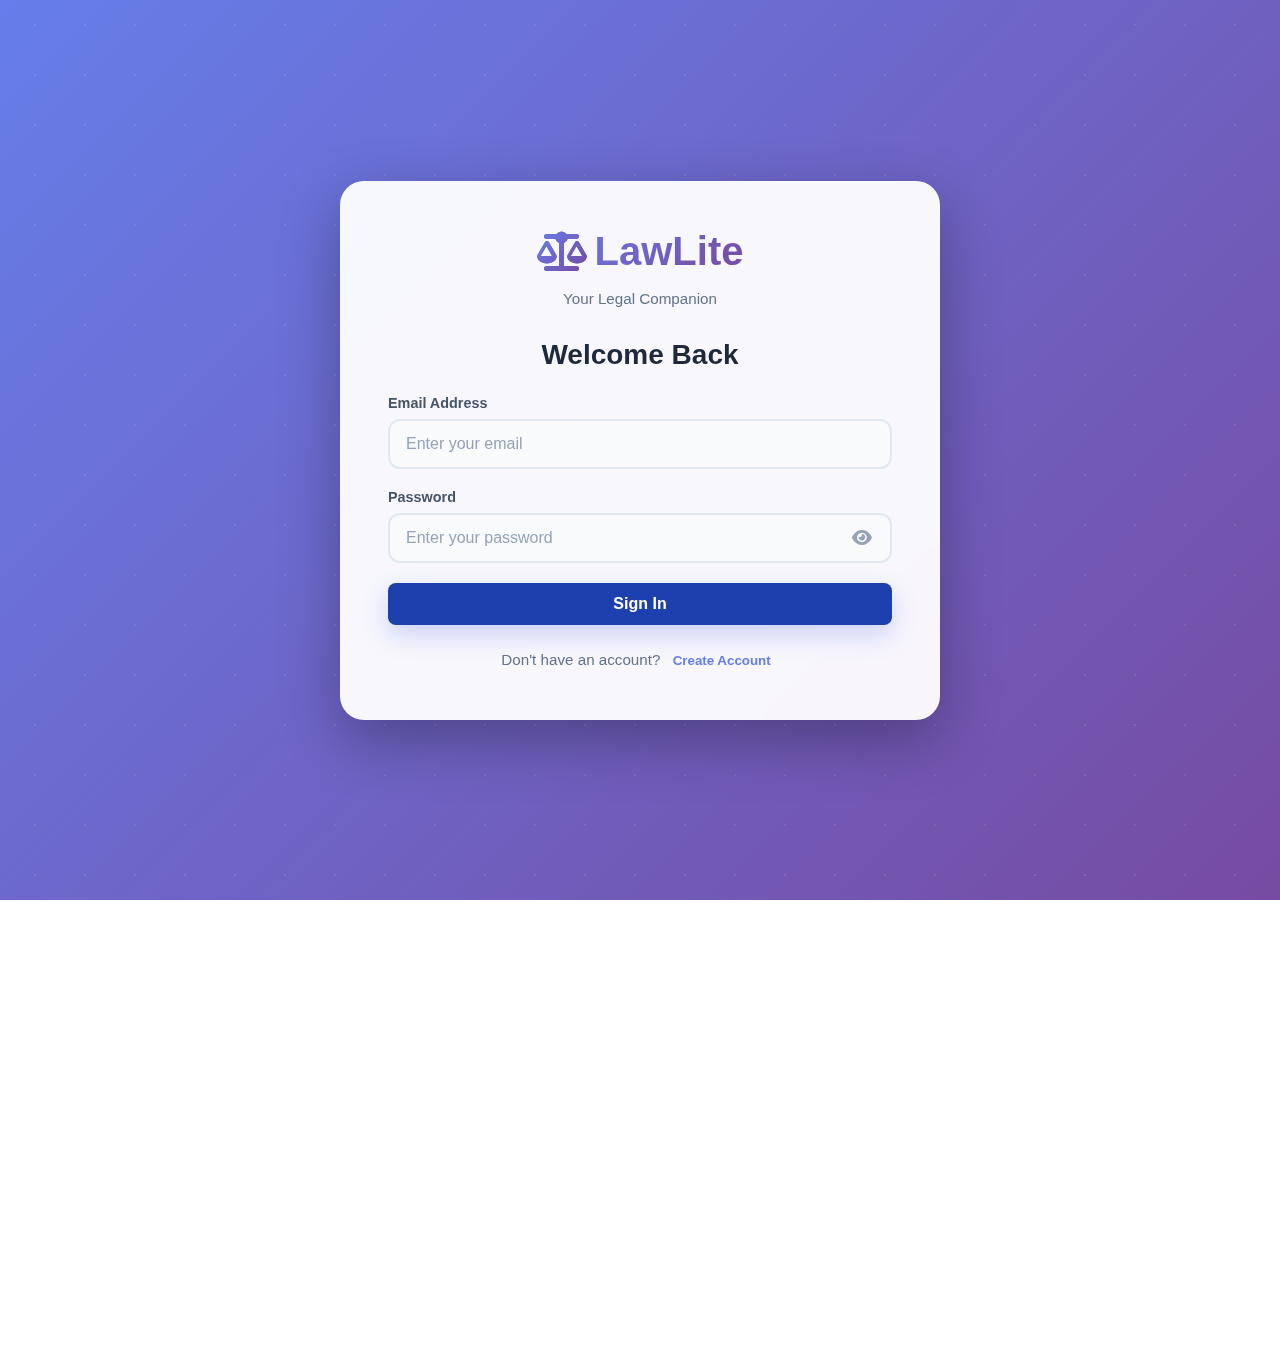
<file: LawLite/frontend/login/login.html>
<!DOCTYPE html>
<html lang="en">

<head>
    <meta charset="UTF-8">
    <meta name="viewport" content="width=device-width, initial-scale=1.0">
    <title>LawLite - Login & Register</title>
    <link href="https://cdnjs.cloudflare.com/ajax/libs/font-awesome/6.4.0/css/all.min.css" rel="stylesheet">
    <link rel="stylesheet" href="login.css">
</head>

<body>
    <!-- Login Form -->
    <div class="container" id="loginContainer">
        <div class="logo-section">
            <div class="logo">
                <i class="fas fa-balance-scale"></i>
                LawLite
            </div>
            <p class="subtitle">Your Legal Companion</p>
        </div>

        <h2>Welcome Back</h2>

        <div class="form-group">
            <label for="loginEmail">Email Address</label>
            <input type="email" id="loginEmail" placeholder="Enter your email" required>
        </div>

        <div class="form-group">
            <label for="loginPassword">Password</label>
            <div class="password-wrapper">
                <input type="password" id="loginPassword" placeholder="Enter your password" required>
                <button type="button" class="password-toggle" onclick="togglePassword('loginPassword', this)">
                    <i class="fas fa-eye"></i>
                </button>
            </div>
        </div>

        <button class="btn btn-primary" onclick="handleLogin()" id="loginBtn">
            Sign In
        </button>

        <div class="switch-text">
            Don't have an account? <button onclick="switchToRegister()">Create Account</button>
        </div>
    </div>

    <!-- Register Form -->
    <div class="container hidden" id="registerContainer">
        <div class="logo-section">
            <div class="logo">
                <i class="fas fa-balance-scale"></i>
                LawLite
            </div>
            <p class="subtitle">Join Our Legal Community</p>
        </div>

        <h2>Create Account</h2>

        <div class="form-row">
            <div class="form-group">
                <label for="firstName">First Name <span class="required">*</span></label>
                <input type="text" id="firstName" placeholder="John" required>
            </div>

            <div class="form-group">
                <label for="lastName">Last Name <span class="required">*</span></label>
                <input type="text" id="lastName" placeholder="Doe" required>
            </div>
        </div>

        <div class="form-row">
            <div class="form-group">
                <label for="age">Age</label>
                <input type="number" id="age" placeholder="25" min="18" max="120">
            </div>

            <div class="form-group">
                <label for="gender">Gender</label>
                <select id="gender">
                    <option value="">Select gender</option>
                    <option value="male">Male</option>
                    <option value="female">Female</option>
                    <option value="other">Other</option>
                </select>
            </div>
        </div>
        <div class="form-group">
            <label for="phone">Phone Number</label>
            <input type="tel" id="phone" placeholder="1234567890" maxlength="10" oninput="formatPhoneInput()">
        </div>

        <div class="form-group">
            <label for="email">Email Address <span class="required">*</span></label>
            <input type="email" id="email" placeholder="john.doe@example.com" required>
        </div>

        <div class="form-group">
            <label for="password">Password <span class="required">*</span></label>
            <div class="password-wrapper">
                <input type="password" id="password" placeholder="Create a strong password"
                    oninput="checkPasswordStrength()" required>
                <button type="button" class="password-toggle" onclick="togglePassword('password', this)">
                    <i class="fas fa-eye"></i>
                </button>
            </div>
            <div id="passwordStrength" class="password-strength"></div>
        </div>

        <div class="form-group">
            <label for="confirmPassword">Confirm Password <span class="required">*</span></label>
            <div class="password-wrapper">
                <input type="password" id="confirmPassword" placeholder="Re-enter your password"
                    oninput="checkPasswordMatch()" required>
                <button type="button" class="password-toggle" onclick="togglePassword('confirmPassword', this)">
                    <i class="fas fa-eye"></i>
                </button>
            </div>
            <div id="passwordMatch" class="password-match"></div>
        </div>

        <div class="checkbox-group">
            <input type="checkbox" id="agreeTerms">
            <label for="agreeTerms">I agree to the Terms & Conditions <span class="required">*</span></label>
        </div>

        <button class="btn btn-primary" onclick="handleRegister()" id="registerBtn">
            Create Account
        </button>

        <div class="switch-text">
            Already have an account? <button onclick="switchToLogin()">Sign In</button>
        </div>
    </div>

    <!-- Email Verification Modal -->
    <div class="modal" id="verificationModal">
        <div class="modal-content">
            <div class="modal-header">
                <h3 class="modal-title">Verify Your Email</h3>
                <button class="close-modal" onclick="closeVerificationModal()">×</button>
            </div>
            <div class="form-group">
                <p>We've sent a 6-digit verification code to:</p>
                <p style="text-align: center; font-weight: bold; font-size: 1.1rem; color: #1e40af;"
                    id="verifyEmailAddress"></p>
                <p style="font-size: 0.9rem; color: #64748b; margin-top: 10px;">
                    Check your inbox and enter the code below. The code will expire in 10 minutes.
                </p>
                <label for="otpInput">Verification Code</label>
                <input type="text" id="otpInput" maxlength="6" placeholder="Enter 6-digit code"
                    style="text-align: center; font-size: 1.2rem; letter-spacing: 5px; font-weight: bold;">
                <div id="otpError" style="color: #ef4444; font-size: 0.9rem; margin-top: 5px; display: none;"></div>
            </div>
            <div class="modal-actions">
                <button type="button" class="btn-secondary" onclick="resendVerificationCode()" id="resendBtn">
                    <i class="fas fa-redo"></i> Resend Code
                </button>
                <button type="button" class="btn-primary" onclick="verifyEmail()" id="verifyBtn">
                    <i class="fas fa-check"></i> Verify Email
                </button>
            </div>
            <div style="text-align: center; margin-top: 15px;">
                <p style="font-size: 0.8rem; color: #64748b;">
                    Didn't receive the email? Check your spam folder or
                    <a href="#" onclick="resendVerificationCode()" style="color: #1e40af;">resend the code</a>.
                </p>
            </div>
        </div>
    </div>

    <script src="login.js"></script>
    <script src="../session.js"></script>
</body>

</html>
</file>
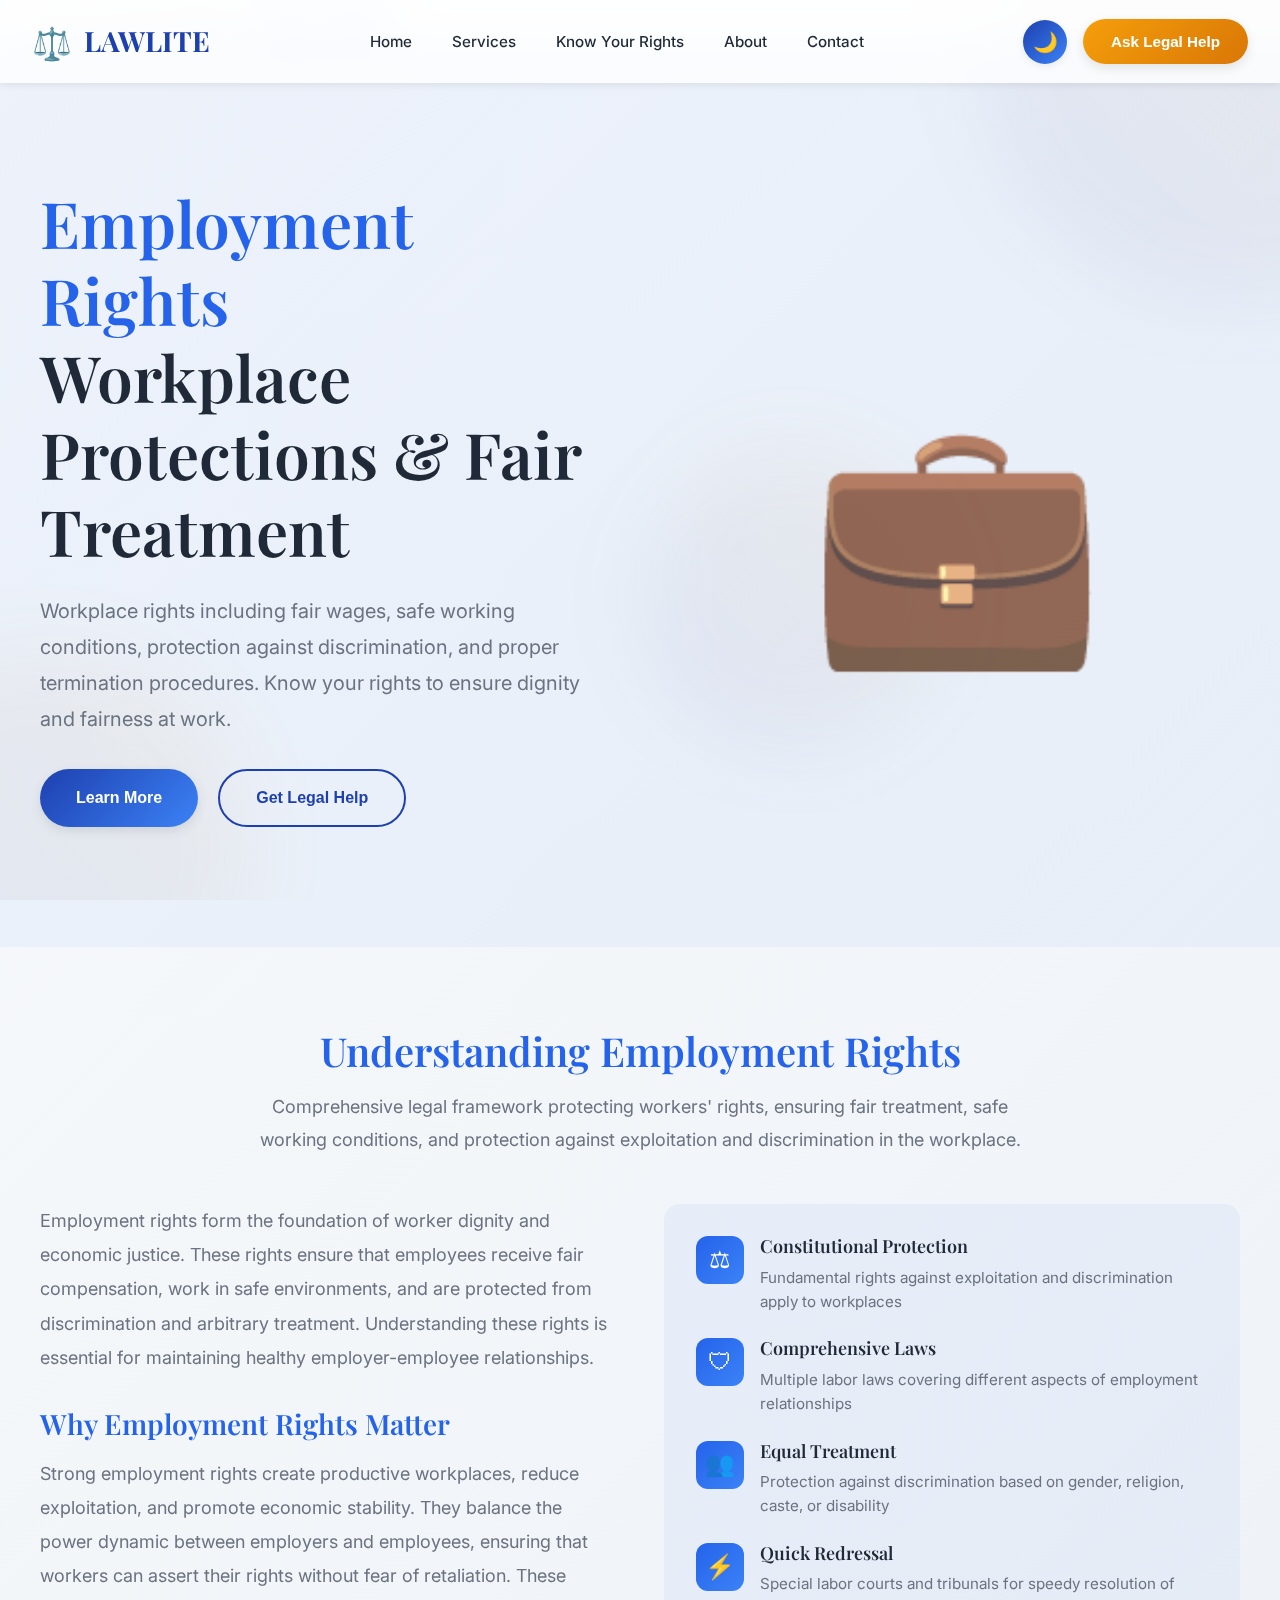
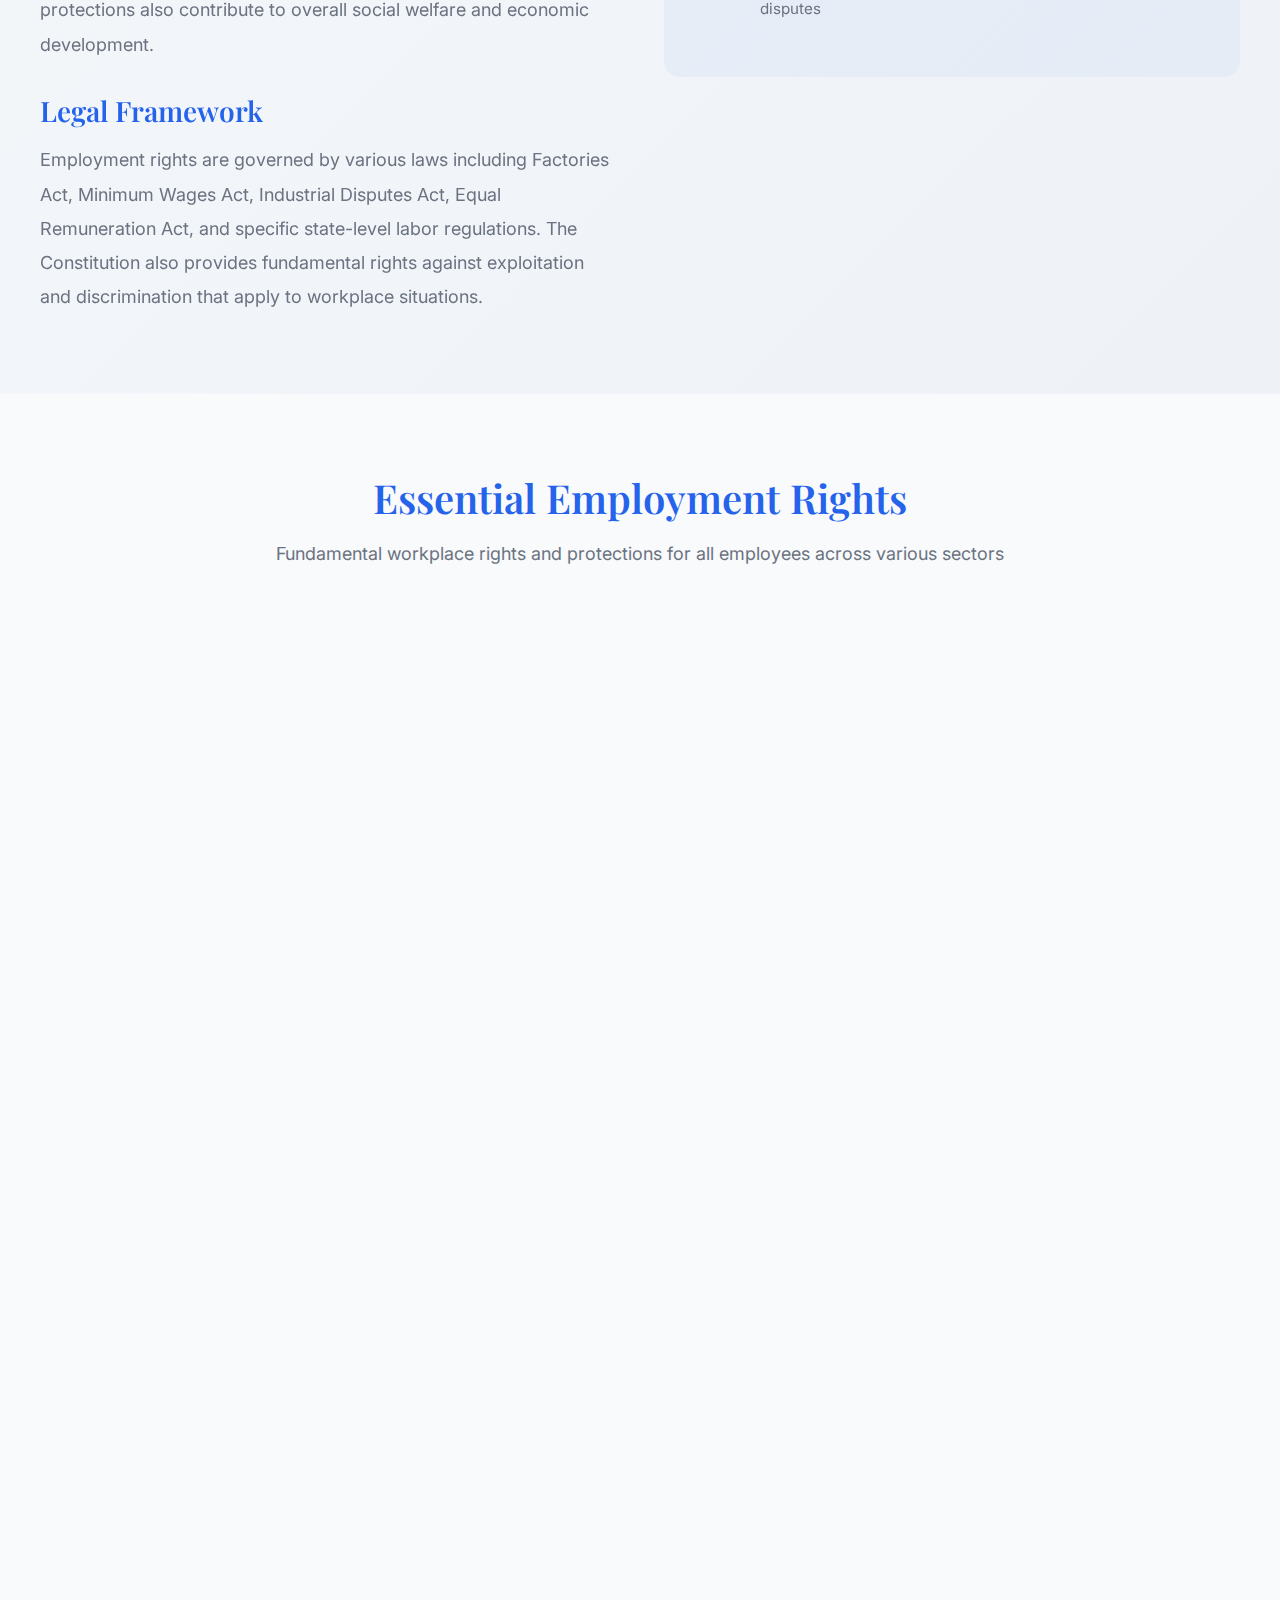
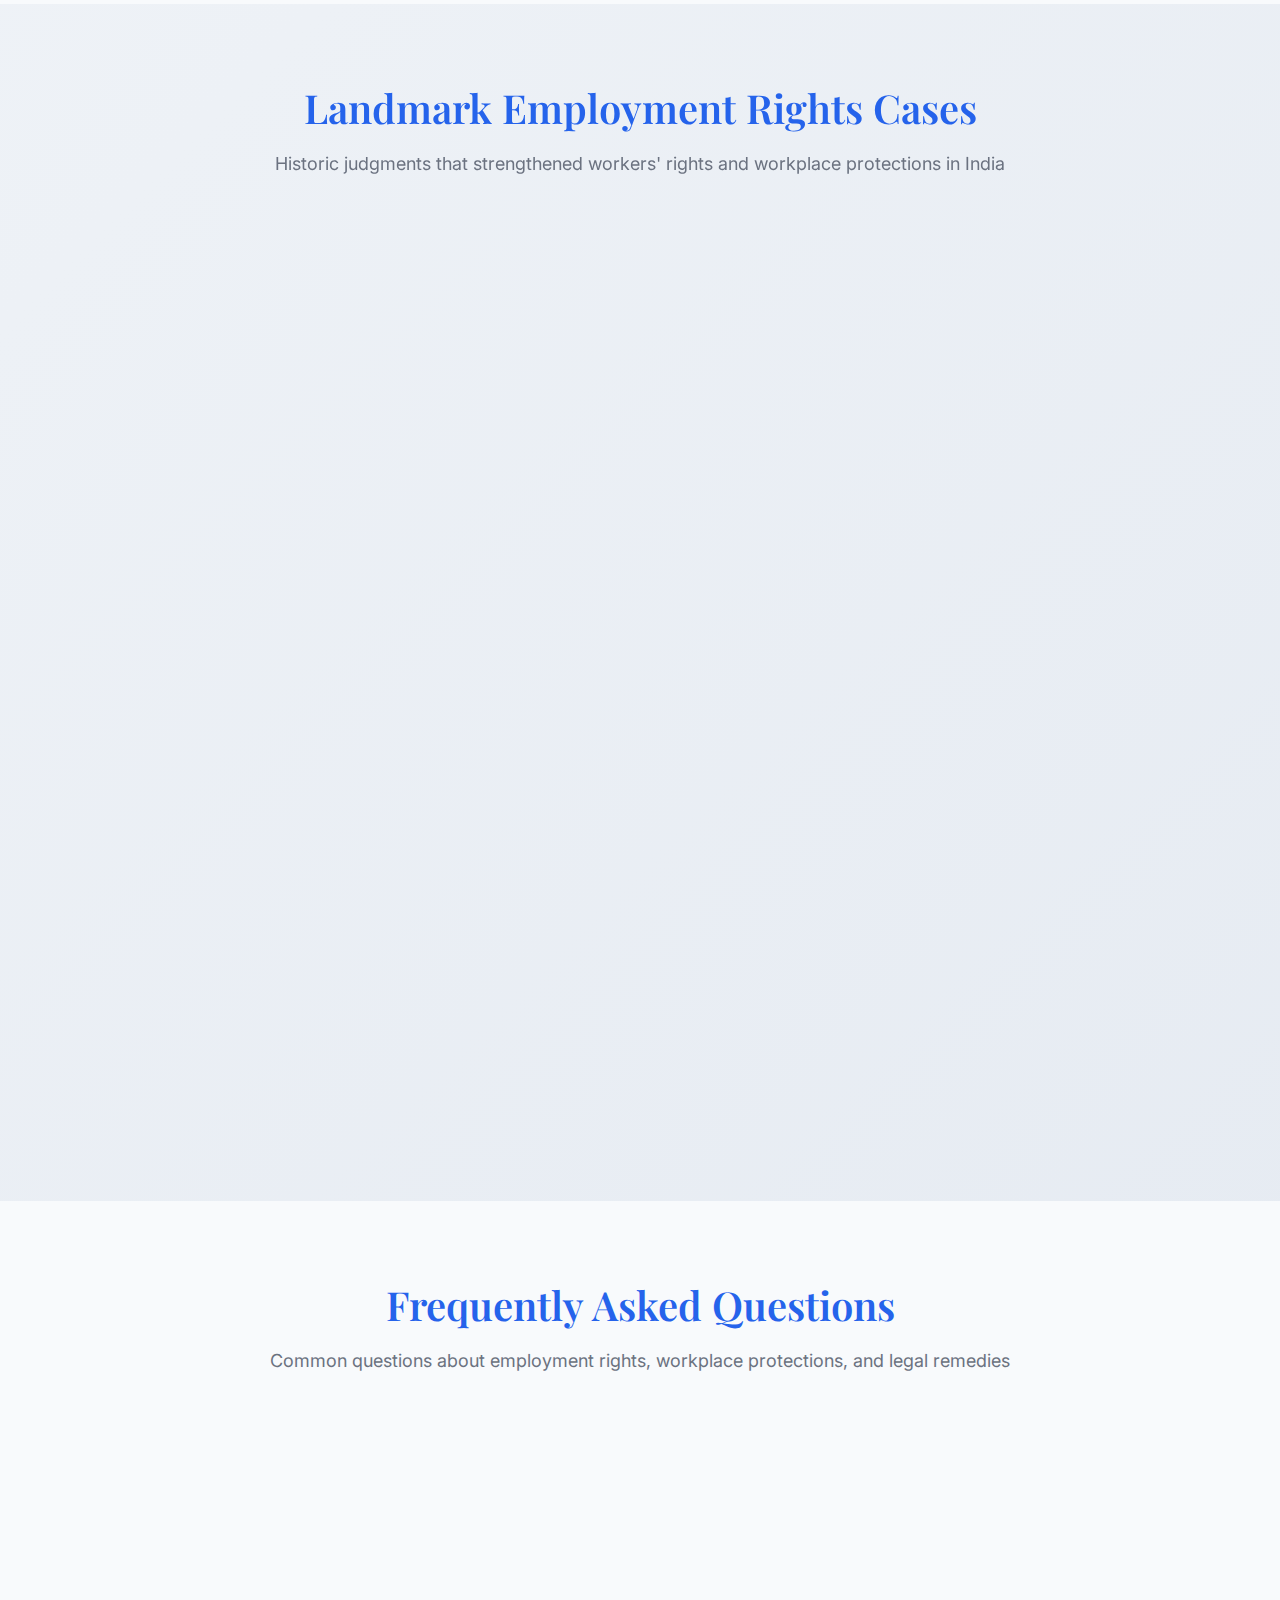
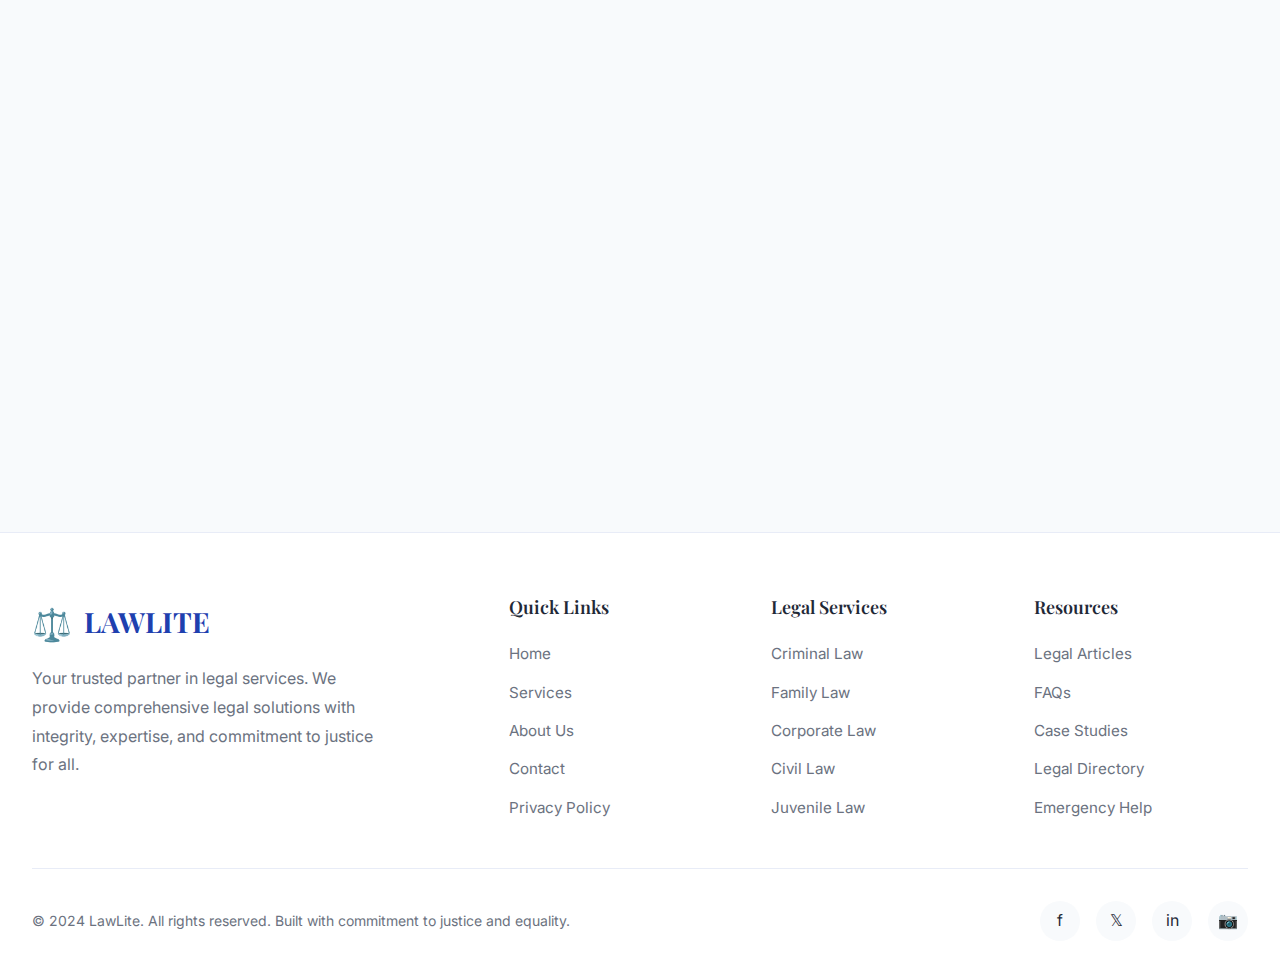
<file: LawLite/frontend/rights/employmentrights.html>
<!DOCTYPE html>
<html lang="en">
<head>
    <meta charset="UTF-8">
    <meta name="viewport" content="width=device-width, initial-scale=1.0">
    <title>Employment Rights - LawLite</title>
    <link rel="preconnect" href="https://fonts.googleapis.com">
    <link rel="preconnect" href="https://fonts.gstatic.com" crossorigin>
    <link href="https://fonts.googleapis.com/css2?family=Inter:wght@300;400;500;600;700;800&family=Playfair+Display:wght@400;500;600;700;800&display=swap" rel="stylesheet">
    <link rel="stylesheet" href="../home/style.css">
    <style>
        /* Page-specific accent colors */
        :root {
            --page-accent: #2563eb;
            --page-accent-light: #3b82f6;
            --page-gradient: linear-gradient(135deg, #2563eb 0%, #3b82f6 100%);
        }

        /* Hero Banner */
        .detail-hero {
            min-height: 60vh;
            background: linear-gradient(135deg, rgba(37, 99, 235, 0.05), rgba(59, 130, 246, 0.05));
            display: flex;
            align-items: center;
            padding: 8rem 2rem 4rem;
            position: relative;
            overflow: hidden;
        }

        .detail-hero::before {
            content: '';
            position: absolute;
            top: 0;
            left: 0;
            right: 0;
            height: 4px;
            background: var(--page-gradient);
        }

        .detail-hero-content {
            max-width: 1200px;
            margin: 0 auto;
            display: grid;
            grid-template-columns: 1fr 1fr;
            gap: 4rem;
            align-items: center;
        }

        .hero-text h1 {
            font-size: 4rem;
            margin-bottom: 1.5rem;
            color: var(--text-primary);
        }

        .hero-accent {
            color: var(--page-accent);
        }

        .hero-text p {
            font-size: 1.25rem;
            color: var(--text-secondary);
            line-height: 1.8;
            margin-bottom: 2rem;
        }

        .hero-illustration {
            font-size: 15rem;
            text-align: center;
            opacity: 0.8;
            animation: float-subtle 4s ease-in-out infinite;
        }

        @keyframes float-subtle {
            0%, 100% { transform: translateY(0); }
            50% { transform: translateY(-20px); }
        }

        /* Breadcrumb Navigation */
        .breadcrumb {
            background: var(--bg-secondary);
            padding: 1rem 2rem;
            border-bottom: 1px solid rgba(37, 99, 235, 0.1);
        }

        .breadcrumb-container {
            max-width: 1200px;
            margin: 0 auto;
            display: flex;
            align-items: center;
            gap: 0.5rem;
            font-size: 0.95rem;
        }

        .breadcrumb a {
            color: var(--text-secondary);
            text-decoration: none;
            transition: color 0.3s;
        }

        .breadcrumb a:hover {
            color: var(--page-accent);
        }

        .breadcrumb-current {
            color: var(--page-accent);
            font-weight: 600;
        }

        /* Content Sections */
        .content-section {
            padding: 5rem 2rem;
            position: relative;
        }

        .content-section:nth-child(even) {
            background: var(--bg-secondary);
        }

        .section-container {
            max-width: 1200px;
            margin: 0 auto;
        }

        .section-heading {
            font-size: 2.5rem;
            color: var(--page-accent);
            margin-bottom: 1rem;
            text-align: center;
        }

        .section-intro {
            font-size: 1.125rem;
            color: var(--text-secondary);
            text-align: center;
            max-width: 800px;
            margin: 0 auto 3rem;
            line-height: 1.8;
        }

        /* Key Rights Grid */
        .rights-grid-detail {
            display: grid;
            grid-template-columns: repeat(auto-fit, minmax(300px, 1fr));
            gap: 2rem;
            margin-top: 3rem;
        }

        .right-card {
            background: var(--bg-primary);
            border: 2px solid rgba(37, 99, 235, 0.1);
            border-radius: 16px;
            padding: 2rem;
            transition: all 0.3s;
            position: relative;
            overflow: hidden;
        }

        .right-card::before {
            content: '';
            position: absolute;
            top: 0;
            left: 0;
            width: 4px;
            height: 100%;
            background: var(--page-gradient);
            transform: scaleY(0);
            transition: transform 0.3s;
        }

        .right-card:hover {
            transform: translateY(-5px);
            box-shadow: var(--shadow-lg);
            border-color: var(--page-accent);
        }

        .right-card:hover::before {
            transform: scaleY(1);
        }

        .right-number {
            display: inline-block;
            width: 48px;
            height: 48px;
            background: var(--page-gradient);
            color: white;
            border-radius: 12px;
            display: flex;
            align-items: center;
            justify-content: center;
            font-weight: 700;
            font-size: 1.25rem;
            margin-bottom: 1rem;
        }

        .right-card h3 {
            font-size: 1.5rem;
            color: var(--text-primary);
            margin-bottom: 1rem;
        }

        .right-card p {
            color: var(--text-secondary);
            line-height: 1.7;
        }

        /* Case Studies */
        .case-study {
            background: var(--bg-primary);
            border-left: 4px solid var(--page-accent);
            border-radius: 12px;
            padding: 2rem;
            margin-bottom: 2rem;
            box-shadow: var(--shadow-sm);
            transition: all 0.3s;
        }

        .case-study:hover {
            box-shadow: var(--shadow-md);
            transform: translateX(5px);
        }

        .case-title {
            font-size: 1.5rem;
            color: var(--page-accent);
            margin-bottom: 1rem;
            font-weight: 600;
        }

        .case-content {
            color: var(--text-secondary);
            line-height: 1.8;
            margin-bottom: 1rem;
        }

        .case-outcome {
            background: rgba(37, 99, 235, 0.1);
            padding: 1rem;
            border-radius: 8px;
            margin-top: 1rem;
        }

        .case-outcome strong {
            color: var(--page-accent);
        }

        /* FAQ Section */
        .faq-container {
            max-width: 900px;
            margin: 0 auto;
        }

        .faq-item {
            background: var(--bg-primary);
            border: 1px solid rgba(37, 99, 235, 0.1);
            border-radius: 12px;
            margin-bottom: 1rem;
            overflow: hidden;
            transition: all 0.3s;
        }

        .faq-question {
            padding: 1.5rem;
            cursor: pointer;
            display: flex;
            justify-content: space-between;
            align-items: center;
            font-weight: 600;
            color: var(--text-primary);
            transition: all 0.3s;
        }

        .faq-question:hover {
            background: rgba(37, 99, 235, 0.05);
            color: var(--page-accent);
        }

        .faq-icon {
            font-size: 1.5rem;
            transition: transform 0.3s;
        }

        .faq-item.active .faq-icon {
            transform: rotate(45deg);
        }

        .faq-answer {
            max-height: 0;
            overflow: hidden;
            transition: max-height 0.3s ease-out;
            padding: 0 1.5rem;
        }

        .faq-item.active .faq-answer {
            max-height: 500px;
            padding: 0 1.5rem 1.5rem;
        }

        .faq-answer p {
            color: var(--text-secondary);
            line-height: 1.8;
        }

        /* Overview Section */
        .overview-content {
            display: grid;
            grid-template-columns: 1fr 1fr;
            gap: 3rem;
            align-items: start;
        }

        .overview-text {
            color: var(--text-secondary);
            line-height: 1.9;
            font-size: 1.125rem;
        }

        .overview-text h3 {
            color: var(--page-accent);
            font-size: 1.75rem;
            margin: 2rem 0 1rem;
        }

        .overview-highlights {
            background: linear-gradient(135deg, rgba(37, 99, 235, 0.05), rgba(59, 130, 246, 0.05));
            border-radius: 16px;
            padding: 2rem;
        }

        .highlight-item {
            display: flex;
            align-items: start;
            gap: 1rem;
            margin-bottom: 1.5rem;
        }

        .highlight-icon {
            width: 48px;
            height: 48px;
            background: var(--page-gradient);
            color: white;
            border-radius: 12px;
            display: flex;
            align-items: center;
            justify-content: center;
            font-size: 1.5rem;
            flex-shrink: 0;
        }

        .highlight-text h4 {
            color: var(--text-primary);
            margin-bottom: 0.5rem;
            font-size: 1.125rem;
        }

        .highlight-text p {
            color: var(--text-secondary);
            line-height: 1.6;
            font-size: 0.95rem;
        }

        @media (max-width: 768px) {
            .detail-hero-content {
                grid-template-columns: 1fr;
            }

            .hero-text h1 {
                font-size: 2.5rem;
            }

            .hero-illustration {
                font-size: 8rem;
            }

            .overview-content {
                grid-template-columns: 1fr;
            }

            .cta-buttons {
                flex-direction: column;
            }
        }
    </style>
</head>

<body>
    <!-- Animated Background -->
    <div class="bg-decoration">
        <div class="floating-shape shape-1"></div>
        <div class="floating-shape shape-2"></div>
        <div class="floating-shape shape-3"></div>
    </div>

    <!-- Navigation -->
    <nav class="navbar" id="navbar">
        <div class="nav-container">
            <div class="logo">
                <span class="logo-icon">⚖️</span>
                <span class="logo-text">LAWLITE</span>
            </div>
            <ul class="nav-links">
                <li><a href="../home/index.html" class="nav-link">Home</a></li>
                <li><a href="../home/index.html#services" class="nav-link">Services</a></li>
                <li><a href="../home/index.html#rights" class="nav-link">Know Your Rights</a></li>
                <li><a href="../home/index.html#about" class="nav-link">About</a></li>
                <li><a href="../home/index.html#contact" class="nav-link">Contact</a></li>
            </ul>
            <div class="nav-actions">
                <button class="dark-mode-toggle" id="darkModeToggle">🌙</button>
                <button class="cta-button" onclick="window.location.href='../home/index.html#form-section'">Ask Legal Help</button>
            </div>
        </div>
    </nav>

    <!-- Breadcrumb -->
    <div class="breadcrumb">
        <div class="breadcrumb-container">
            <a href="../home/index.html">Home</a>
            <span>›</span>
            <a href="../home/index.html#rights">Know Your Rights</a>
            <span>›</span>
            <span class="breadcrumb-current">Employment Rights</span>
        </div>
    </div>

    <!-- Hero Banner -->
    <section class="detail-hero">
        <div class="detail-hero-content">
            <div class="hero-text">
                <h1>
                    <span class="hero-accent">Employment Rights</span><br>
                    Workplace Protections & Fair Treatment
                </h1>
                <p>
                    Workplace rights including fair wages, safe working conditions, protection against discrimination, 
                    and proper termination procedures. Know your rights to ensure dignity and fairness at work.
                </p>
                <div class="hero-buttons">
                    <button class="btn-primary" onclick="document.querySelector('.content-section').scrollIntoView({behavior: 'smooth'})">
                        Learn More
                    </button>
                    <button class="btn-secondary" onclick="window.location.href='../home/index.html#contact'">
                        Get Legal Help
                    </button>
                </div>
            </div>
            <div class="hero-illustration">💼</div>
        </div>
    </section>

    <!-- Overview Section -->
    <section class="content-section">
        <div class="section-container">
            <h2 class="section-heading">Understanding Employment Rights</h2>
            <p class="section-intro">
                Comprehensive legal framework protecting workers' rights, ensuring fair treatment, safe working 
                conditions, and protection against exploitation and discrimination in the workplace.
            </p>

            <div class="overview-content">
                <div class="overview-text">
                    <p>
                        Employment rights form the foundation of worker dignity and economic justice. These rights 
                        ensure that employees receive fair compensation, work in safe environments, and are protected 
                        from discrimination and arbitrary treatment. Understanding these rights is essential for 
                        maintaining healthy employer-employee relationships.
                    </p>

                    <h3>Why Employment Rights Matter</h3>
                    <p>
                        Strong employment rights create productive workplaces, reduce exploitation, and promote 
                        economic stability. They balance the power dynamic between employers and employees, ensuring 
                        that workers can assert their rights without fear of retaliation. These protections also 
                        contribute to overall social welfare and economic development.
                    </p>

                    <h3>Legal Framework</h3>
                    <p>
                        Employment rights are governed by various laws including Factories Act, Minimum Wages Act, 
                        Industrial Disputes Act, Equal Remuneration Act, and specific state-level labor regulations. 
                        The Constitution also provides fundamental rights against exploitation and discrimination 
                        that apply to workplace situations.
                    </p>
                </div>

                <div class="overview-highlights">
                    <div class="highlight-item">
                        <div class="highlight-icon">⚖</div>
                        <div class="highlight-text">
                            <h4>Constitutional Protection</h4>
                            <p>Fundamental rights against exploitation and discrimination apply to workplaces</p>
                        </div>
                    </div>

                    <div class="highlight-item">
                        <div class="highlight-icon">🛡</div>
                        <div class="highlight-text">
                            <h4>Comprehensive Laws</h4>
                            <p>Multiple labor laws covering different aspects of employment relationships</p>
                        </div>
                    </div>

                    <div class="highlight-item">
                        <div class="highlight-icon">👥</div>
                        <div class="highlight-text">
                            <h4>Equal Treatment</h4>
                            <p>Protection against discrimination based on gender, religion, caste, or disability</p>
                        </div>
                    </div>

                    <div class="highlight-item">
                        <div class="highlight-icon">⚡</div>
                        <div class="highlight-text">
                            <h4>Quick Redressal</h4>
                            <p>Special labor courts and tribunals for speedy resolution of disputes</p>
                        </div>
                    </div>
                </div>
            </div>
        </div>
    </section>

    <!-- Key Rights Section -->
    <section class="content-section">
        <div class="section-container">
            <h2 class="section-heading">Essential Employment Rights</h2>
            <p class="section-intro">
                Fundamental workplace rights and protections for all employees across various sectors
            </p>

            <div class="rights-grid-detail">
                <div class="right-card">
                    <div class="right-number">1</div>
                    <h3>Minimum Wage and Payment Rights</h3>
                    <p>
                        Right to receive minimum wages as prescribed by law, timely payment of salaries, overtime 
                        compensation, and various allowances. Protection against unauthorized deductions and 
                        right to receive full settlement upon termination. Different wage rates for skilled, 
                        semi-skilled, and unskilled workers.
                    </p>
                </div>

                <div class="right-card">
                    <div class="right-number">2</div>
                    <h3>Safe Workplace Conditions</h3>
                    <p>
                        Right to work in safe and healthy environment free from hazards. Proper safety equipment, 
                        first aid facilities, and emergency protocols. Protection from dangerous machinery and 
                        hazardous substances. Regular health check-ups for workers in hazardous occupations and 
                        compensation for occupational diseases.
                    </p>
                </div>

                <div class="right-card">
                    <div class="right-number">3</div>
                    <h3>Anti-Discrimination Protections</h3>
                    <p>
                        Protection against discrimination based on gender, religion, caste, race, disability, 
                        or sexual orientation. Equal pay for equal work, prevention of sexual harassment, and 
                        reasonable accommodations for persons with disabilities. Special protections for women 
                        employees including maternity benefits and creche facilities.
                    </p>
                </div>

                <div class="right-card">
                    <div class="right-number">4</div>
                    <h3>Wrongful Termination Remedies</h3>
                    <p>
                        Protection against arbitrary dismissal and unfair termination procedures. Right to 
                        notice period or pay in lieu, retrenchment compensation, and inquiry proceedings for 
                        disciplinary actions. Remedies include reinstatement, back wages, and compensation for 
                        illegal termination through labor courts.
                    </p>
                </div>

                <div class="right-card">
                    <div class="right-number">5</div>
                    <h3>Working Hours and Leave Rights</h3>
                    <p>
                        Regulation of working hours, overtime limits, weekly holidays, and earned leave. 
                        Provisions for sick leave, casual leave, and maternity/paternity leave. Night shift 
                        protections for women workers and special provisions for young workers. Right to 
                        reasonable working hours and adequate rest periods.
                    </p>
                </div>

                <div class="right-card">
                    <div class="right-number">6</div>
                    <h3>Social Security and Benefits</h3>
                    <p>
                        Access to provident fund, employee state insurance, gratuity, and pension benefits. 
                        Coverage under various social security schemes for healthcare, disability, and old age. 
                        Maternity benefits, medical insurance, and compensation for employment injuries. 
                        Statutory requirements for employer contributions to social security funds.
                    </p>
                </div>
            </div>
        </div>
    </section>

    <!-- Case Studies Section -->
    <section class="content-section">
        <div class="section-container">
            <h2 class="section-heading">Landmark Employment Rights Cases</h2>
            <p class="section-intro">
                Historic judgments that strengthened workers' rights and workplace protections in India
            </p>

            <div class="case-study">
                <h3 class="case-title">Vishaka v. State of Rajasthan (1997)</h3>
                <p class="case-content">
                    This landmark case addressed sexual harassment at workplace and established the Vishaka Guidelines. 
                    The Supreme Court held that sexual harassment violates fundamental rights to equality and dignity 
                    under Articles 14, 15, and 21 of the Constitution, and laid down mandatory guidelines for employers.
                </p>
                <div class="case-outcome">
                    <strong>Outcome:</strong> Established mandatory guidelines for prevention of sexual harassment 
                    at workplace, leading to the Sexual Harassment of Women at Workplace (Prevention, Prohibition 
                    and Redressal) Act, 2013.
                </div>
            </div>

            <div class="case-study">
                <h3 class="case-title">Randhir Singh v. Union of India (1982)</h3>
                <p class="case-content">
                    The Supreme Court recognized the principle of "equal pay for equal work" as a constitutional 
                    goal under Articles 14 and 16. The court held that although not a fundamental right, the 
                    principle must be applied to temporary employees doing the same work as permanent employees.
                </p>
                <div class="case-outcome">
                    <strong>Outcome:</strong> Established that the principle of equal pay for equal work is 
                    deducible from Articles 14 and 16 and must be applied by courts, strengthening wage equality.
                </div>
            </div>

            <div class="case-study">
                <h3 class="case-title">Workmen of Meenakshi Mills Ltd. v. Meenakshi Mills Ltd. (1992)</h3>
                <p class="case-content">
                    This case dealt with the rights of workmen during layoff and retrenchment. The Supreme Court 
                    emphasized that the provisions of Industrial Disputes Act are social welfare legislation 
                    meant to protect workmen from arbitrary actions of employers.
                </p>
                <div class="case-outcome">
                    <strong>Outcome:</strong> Strengthened protections against arbitrary retrenchment and 
                    established that compliance with statutory procedures is mandatory for valid termination.
                </div>
            </div>
        </div>
    </section>

    <!-- FAQ Section -->
    <section class="content-section">
        <div class="section-container">
            <h2 class="section-heading">Frequently Asked Questions</h2>
            <p class="section-intro">
                Common questions about employment rights, workplace protections, and legal remedies
            </p>

            <div class="faq-container">
                <div class="faq-item">
                    <div class="faq-question">
                        <span>What is the minimum wage and how is it determined?</span>
                        <span class="faq-icon">+</span>
                    </div>
                    <div class="faq-answer">
                        <p>
                            Minimum wage is the lowest remuneration that employers can legally pay their workers. 
                            It is determined by state governments through Minimum Wages Advisory Boards considering 
                            factors like skill level, nature of work, cost of living, and prevailing wages. Different 
                            rates apply for unskilled, semi-skilled, skilled, and highly skilled workers across 
                            various scheduled employments. Employers must display wage rates prominently and maintain 
                            proper wage records.
                        </p>
                    </div>
                </div>

                <div class="faq-item">
                    <div class="faq-question">
                        <span>What constitutes a safe working environment?</span>
                        <span class="faq-icon">+</span>
                    </div>
                    <div class="faq-answer">
                        <p>
                            A safe working environment includes: Proper ventilation and lighting, Clean drinking water 
                            and sanitation facilities, Safety equipment and protective gear, First aid facilities, 
                            Fire safety measures, Machine guards and safety devices, Protection from hazardous 
                            substances, Emergency exits and protocols, Regular safety training, and Medical facilities 
                            for emergencies. The Factories Act and other labor laws specify detailed safety requirements 
                            for different types of workplaces.
                        </p>
                    </div>
                </div>

                <div class="faq-item">
                    <div class="faq-question">
                        <span>What protections exist against workplace discrimination?</span>
                        <span class="faq-icon">+</span>
                    </div>
                    <div class="faq-answer">
                        <p>
                            Protections against workplace discrimination include: Equal Remuneration Act ensuring 
                            equal pay for equal work, Maternity Benefit Act protecting women's employment during 
                            pregnancy, Persons with Disabilities Act requiring reasonable accommodations, Prevention 
                            of Sexual Harassment Act providing safe workplace for women, Constitutional provisions 
                            against discrimination based on religion, race, caste, sex, or place of birth, and 
                            Various state laws prohibiting discrimination in employment. Employers cannot discriminate 
                            in hiring, promotion, or termination decisions.
                        </p>
                    </div>
                </div>

                <div class="faq-item">
                    <div class="faq-question">
                        <span>What constitutes wrongful termination?</span>
                        <span class="faq-icon">+</span>
                    </div>
                    <div class="faq-answer">
                        <p>
                            Wrongful termination includes: Dismissal without proper notice or compensation, 
                            Termination for discriminatory reasons, Retaliation for exercising legal rights 
                            (whistleblowing, union activities), Termination violating natural justice principles, 
                            Dismissal without proper inquiry for misconduct, Retrenchment without following 
                            statutory procedures, and Termination during protected periods (maternity leave, 
                            pending inquiry). Remedies include reinstatement with back wages, compensation, 
                            and legal action through labor courts.
                        </p>
                    </div>
                </div>

                <div class="faq-item">
                    <div class="faq-question">
                        <span>What are the legal working hours and overtime provisions?</span>
                        <span class="faq-icon">+</span>
                    </div>
                    <div class="faq-answer">
                        <p>
                            Standard working hours are 8-9 hours per day and 48 hours per week under most labor laws. 
                            Overtime is payable at twice the ordinary rate of wages for work beyond these limits. 
                            Workers are entitled to: Weekly holiday (usually Sunday), Rest intervals during shifts 
                            (typically 30 minutes after 5 hours), Limited continuous work periods, and Night shift 
                            allowances where applicable. Different rules may apply to specific industries like 
                            factories, mines, plantations, and IT companies under respective state regulations.
                        </p>
                    </div>
                </div>

                <div class="faq-item">
                    <div class="faq-question">
                        <span>How can employees enforce their employment rights?</span>
                        <span class="faq-icon">+</span>
                    </div>
                    <div class="faq-answer">
                        <p>
                            Employees can enforce rights through: Internal complaints committees for harassment 
                            and grievances, Labor commissioners and inspectors for wage and safety violations, 
                            Labor courts and industrial tribunals for disputes and wrongful termination, Civil 
                            courts for contractual and discrimination matters, Human rights commissions for 
                            serious violations, Trade unions and collective bargaining, and Legal aid services 
                            for low-income workers. Documentation of employment terms, communications, and 
                            incidents is crucial for successful enforcement.
                        </p>
                    </div>
                </div>
            </div>
        </div>
    </section>

    <!-- Footer -->
    <footer class="site-footer">
        <div class="footer-content">
            <div class="footer-brand">
                <div class="footer-logo">
                    <span class="logo-icon">⚖️</span>
                    <span>LAWLITE</span>
                </div>
                <p class="footer-description">
                    Your trusted partner in legal services. We provide comprehensive legal solutions 
                    with integrity, expertise, and commitment to justice for all.
                </p>
            </div>
            
            <div class="footer-section">
                <h4>Quick Links</h4>
                <div class="footer-links">
                    <a href="../home/index.html">Home</a>
                    <a href="../home/index.html#services">Services</a>
                    <a href="../home/index.html#about">About Us</a>
                    <a href="../home/index.html#contact">Contact</a>
                    <a href="#">Privacy Policy</a>
                </div>
            </div>
            
            <div class="footer-section">
                <h4>Legal Services</h4>
                <div class="footer-links">
                    <a href="#">Criminal Law</a>
                    <a href="#">Family Law</a>
                    <a href="#">Corporate Law</a>
                    <a href="#">Civil Law</a>
                    <a href="#">Juvenile Law</a>
                </div>
            </div>
            
            <div class="footer-section">
                <h4>Resources</h4>
                <div class="footer-links">
                    <a href="#">Legal Articles</a>
                    <a href="#">FAQs</a>
                    <a href="#">Case Studies</a>
                    <a href="#">Legal Directory</a>
                    <a href="#">Emergency Help</a>
                </div>
            </div>
        </div>
        
        <div class="footer-bottom">
            <div class="copyright">
                © 2024 LawLite. All rights reserved. Built with commitment to justice and equality.
            </div>
            <div class="footer-social">
                <a href="#" aria-label="Facebook">f</a>
                <a href="#" aria-label="Twitter">𝕏</a>
                <a href="#" aria-label="LinkedIn">in</a>
                <a href="#" aria-label="Instagram">📷</a>
            </div>
        </div>
    </footer>

    <script>
        // FAQ Accordion functionality
        document.querySelectorAll('.faq-question').forEach(question => {
            question.addEventListener('click', () => {
                const faqItem = question.parentElement;
                const isActive = faqItem.classList.contains('active');

                // Close all FAQs
                document.querySelectorAll('.faq-item').forEach(item => {
                    item.classList.remove('active');
                });

                // Open clicked FAQ if it wasn't active
                if (!isActive) {
                    faqItem.classList.add('active');
                }
            });
        });

        // Smooth scroll animation for elements
        const observerOptions = {
            threshold: 0.1,
            rootMargin: '0px 0px -50px 0px'
        };

        const observer = new IntersectionObserver((entries) => {
            entries.forEach(entry => {
                if (entry.isIntersecting) {
                    entry.target.style.opacity = '1';
                    entry.target.style.transform = 'translateY(0)';
                }
            });
        }, observerOptions);

        document.querySelectorAll('.right-card, .case-study, .faq-item').forEach(el => {
            el.style.opacity = '0';
            el.style.transform = 'translateY(30px)';
            el.style.transition = 'opacity 0.6s ease, transform 0.6s ease';
            observer.observe(el);
        });

        // Dark mode toggle
        document.getElementById('darkModeToggle').addEventListener('click', () => {
            document.body.classList.toggle('dark-mode');
        });

        // Navbar scroll effect
        window.addEventListener('scroll', () => {
            const navbar = document.getElementById('navbar');
            if (window.scrollY > 100) {
                navbar.style.background = 'var(--bg-primary)';
                navbar.style.boxShadow = 'var(--shadow-sm)';
            } else {
                navbar.style.background = 'transparent';
                navbar.style.boxShadow = 'none';
            }
        });
    </script>
</body>
</html>
</file>
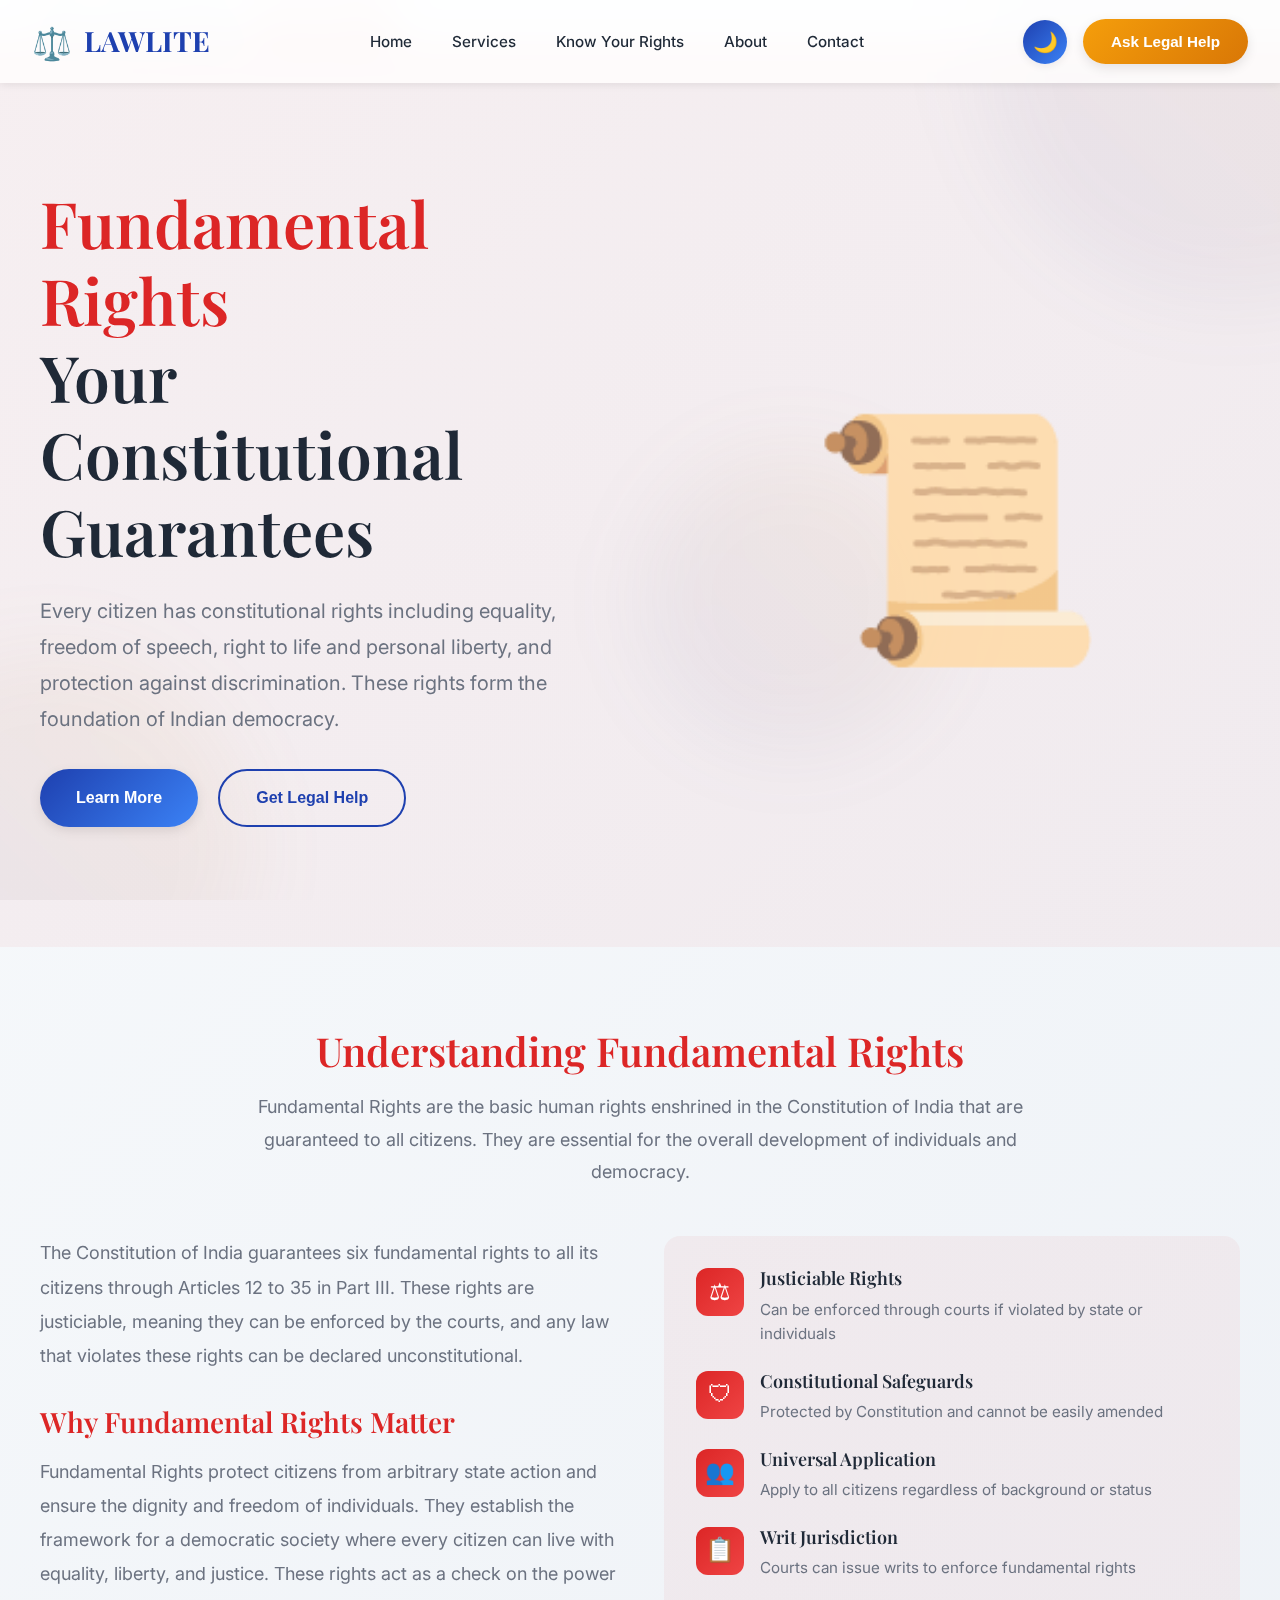
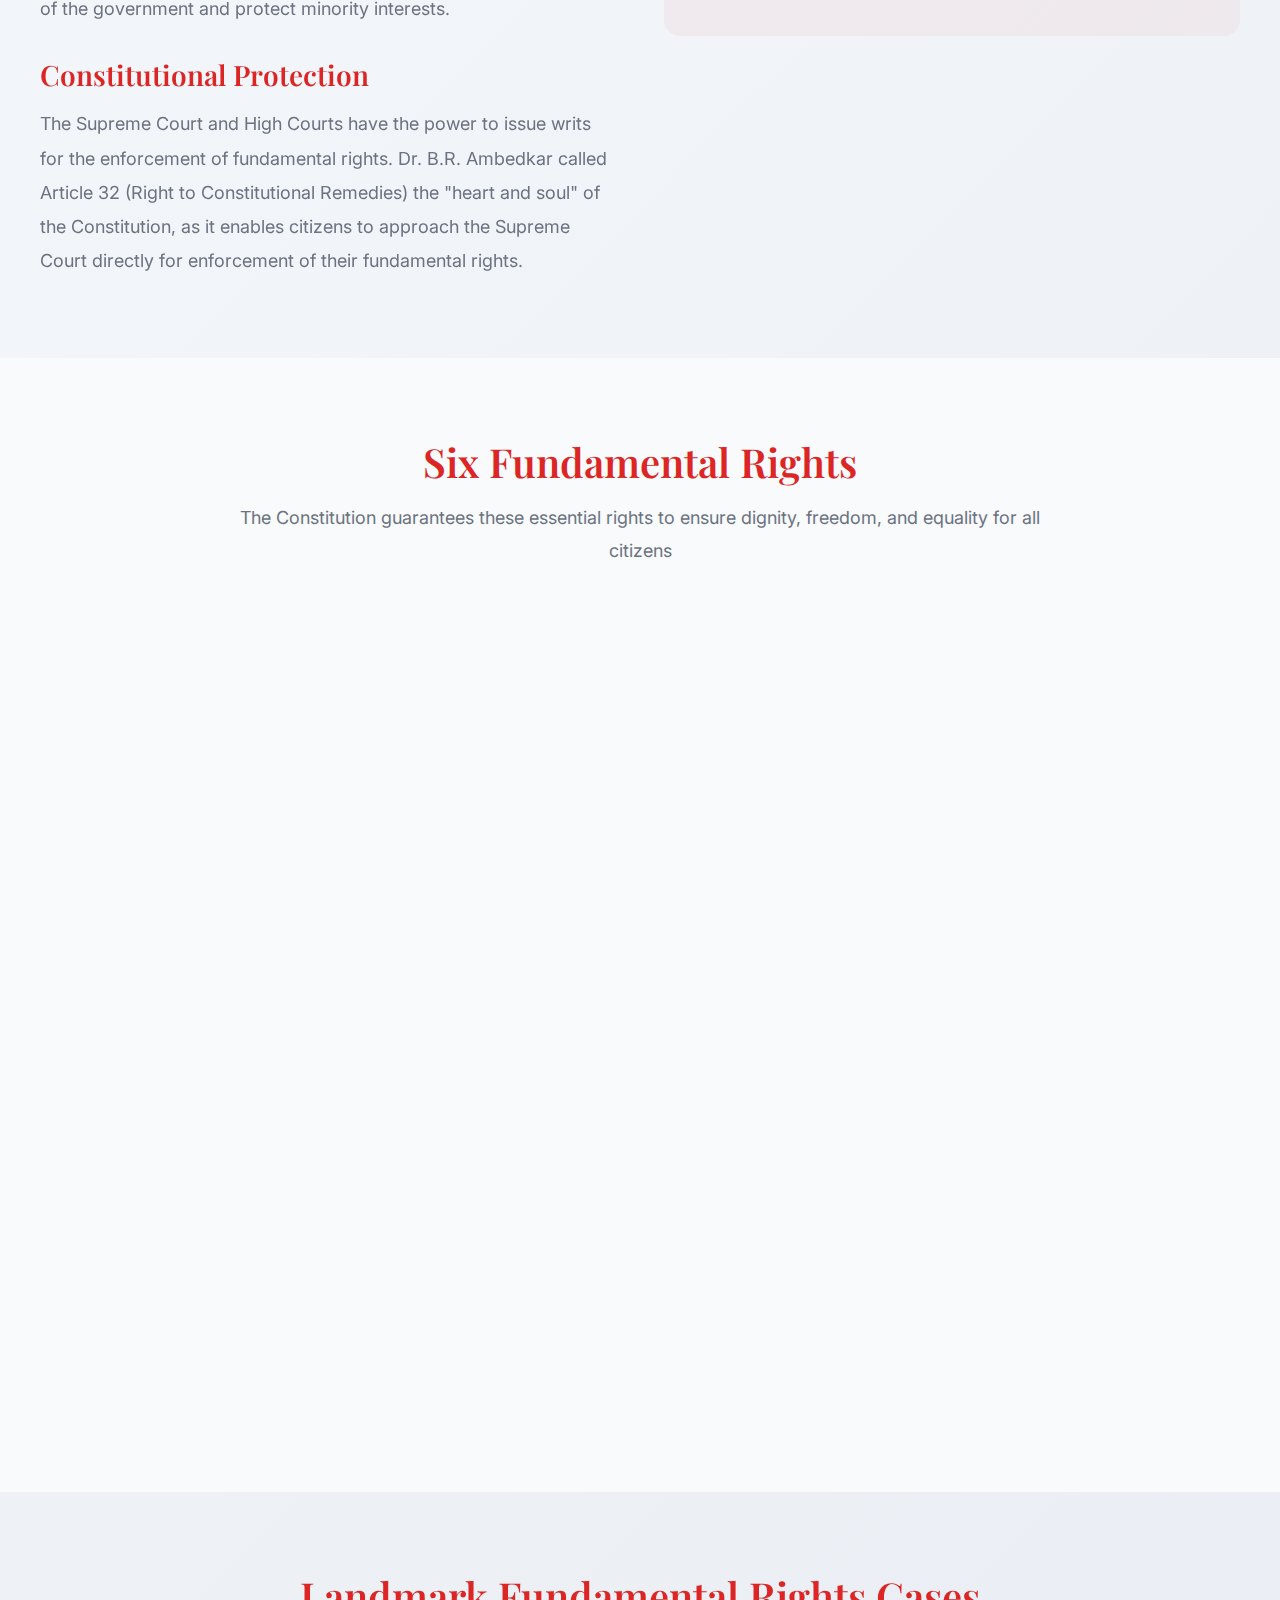
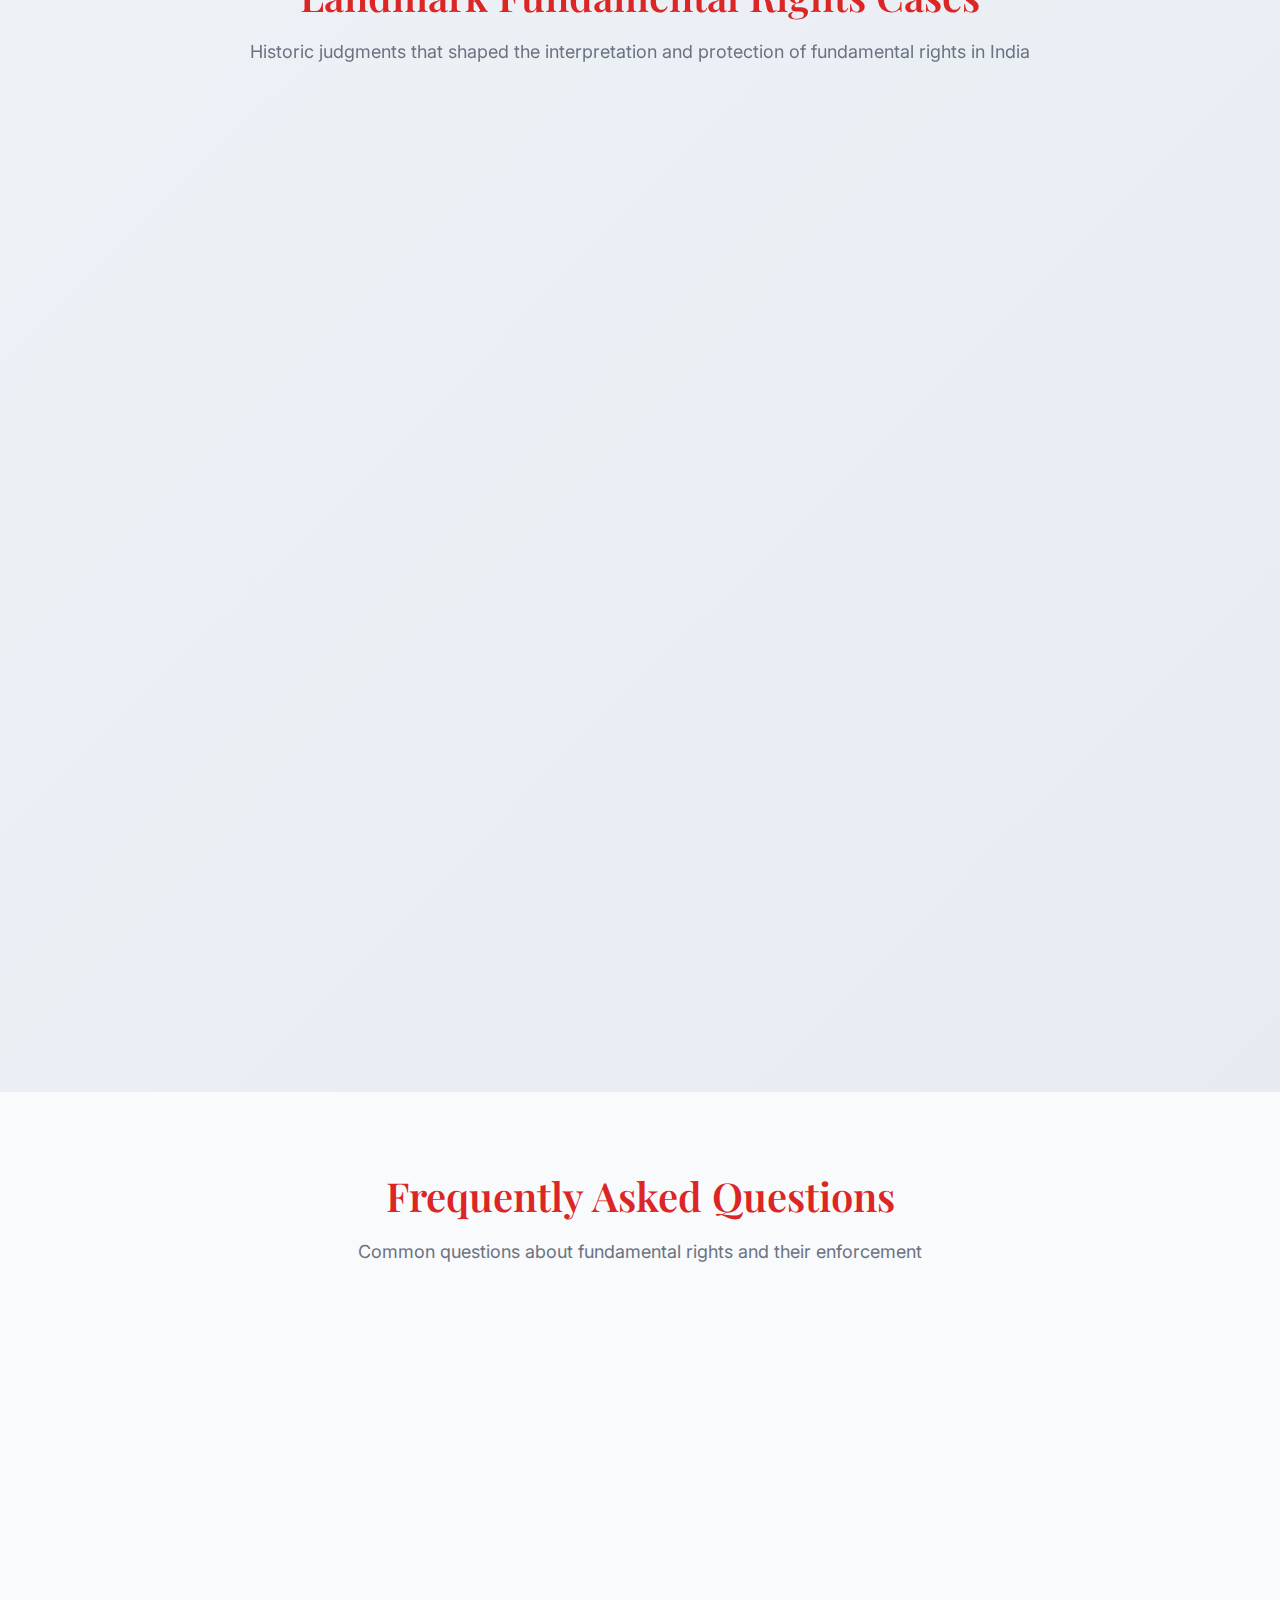
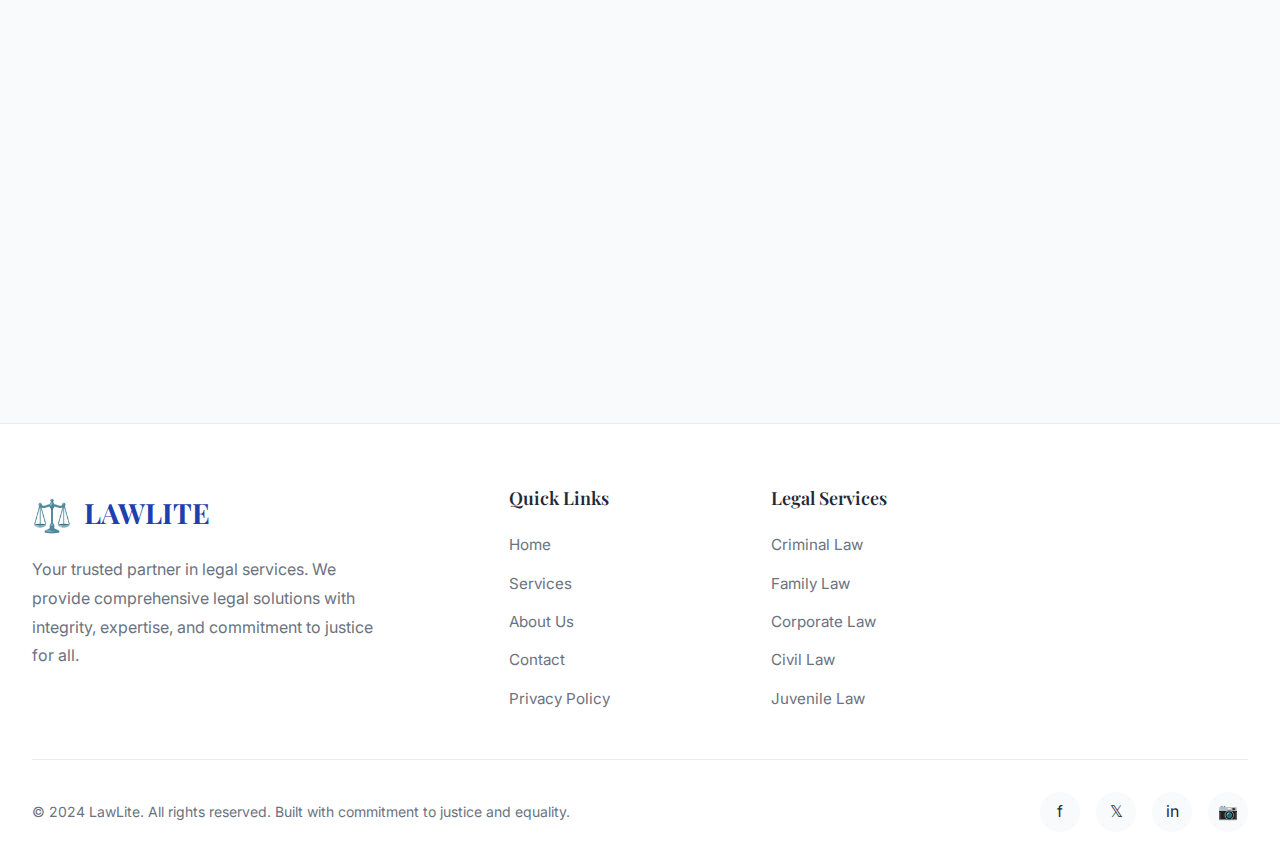
<file: LawLite/frontend/rights/fundamentalrights.html>
<!DOCTYPE html>
<html lang="en">
<head>
    <meta charset="UTF-8">
    <meta name="viewport" content="width=device-width, initial-scale=1.0">
    <title>Fundamental Rights - LawLite</title>
    <link rel="preconnect" href="https://fonts.googleapis.com">
    <link rel="preconnect" href="https://fonts.gstatic.com" crossorigin>
    <link href="https://fonts.googleapis.com/css2?family=Inter:wght@300;400;500;600;700;800&family=Playfair+Display:wght@400;500;600;700;800&display=swap" rel="stylesheet">
    <link rel="stylesheet" href="../home/style.css">
    <style>
        /* Page-specific accent colors */
        :root {
            --page-accent: #dc2626;
            --page-accent-light: #ef4444;
            --page-gradient: linear-gradient(135deg, #dc2626 0%, #ef4444 100%);
        }

        /* Hero Banner */
        .detail-hero {
            min-height: 60vh;
            background: linear-gradient(135deg, rgba(220, 38, 38, 0.05), rgba(239, 68, 68, 0.05));
            display: flex;
            align-items: center;
            padding: 8rem 2rem 4rem;
            position: relative;
            overflow: hidden;
        }

        .detail-hero::before {
            content: '';
            position: absolute;
            top: 0;
            left: 0;
            right: 0;
            height: 4px;
            background: var(--page-gradient);
        }

        .detail-hero-content {
            max-width: 1200px;
            margin: 0 auto;
            display: grid;
            grid-template-columns: 1fr 1fr;
            gap: 4rem;
            align-items: center;
        }

        .hero-text h1 {
            font-size: 4rem;
            margin-bottom: 1.5rem;
            color: var(--text-primary);
        }

        .hero-accent {
            color: var(--page-accent);
        }

        .hero-text p {
            font-size: 1.25rem;
            color: var(--text-secondary);
            line-height: 1.8;
            margin-bottom: 2rem;
        }

        .hero-illustration {
            font-size: 15rem;
            text-align: center;
            opacity: 0.8;
            animation: float-subtle 4s ease-in-out infinite;
        }

        @keyframes float-subtle {
            0%, 100% { transform: translateY(0); }
            50% { transform: translateY(-20px); }
        }

        /* Breadcrumb Navigation */
        .breadcrumb {
            background: var(--bg-secondary);
            padding: 1rem 2rem;
            border-bottom: 1px solid rgba(220, 38, 38, 0.1);
        }

        .breadcrumb-container {
            max-width: 1200px;
            margin: 0 auto;
            display: flex;
            align-items: center;
            gap: 0.5rem;
            font-size: 0.95rem;
        }

        .breadcrumb a {
            color: var(--text-secondary);
            text-decoration: none;
            transition: color 0.3s;
        }

        .breadcrumb a:hover {
            color: var(--page-accent);
        }

        .breadcrumb-current {
            color: var(--page-accent);
            font-weight: 600;
        }

        /* Content Sections */
        .content-section {
            padding: 5rem 2rem;
            position: relative;
        }

        .content-section:nth-child(even) {
            background: var(--bg-secondary);
        }

        .section-container {
            max-width: 1200px;
            margin: 0 auto;
        }

        .section-heading {
            font-size: 2.5rem;
            color: var(--page-accent);
            margin-bottom: 1rem;
            text-align: center;
        }

        .section-intro {
            font-size: 1.125rem;
            color: var(--text-secondary);
            text-align: center;
            max-width: 800px;
            margin: 0 auto 3rem;
            line-height: 1.8;
        }

        /* Key Rights Grid */
        .rights-grid-detail {
            display: grid;
            grid-template-columns: repeat(auto-fit, minmax(300px, 1fr));
            gap: 2rem;
            margin-top: 3rem;
        }

        .right-card {
            background: var(--bg-primary);
            border: 2px solid rgba(220, 38, 38, 0.1);
            border-radius: 16px;
            padding: 2rem;
            transition: all 0.3s;
            position: relative;
            overflow: hidden;
        }

        .right-card::before {
            content: '';
            position: absolute;
            top: 0;
            left: 0;
            width: 4px;
            height: 100%;
            background: var(--page-gradient);
            transform: scaleY(0);
            transition: transform 0.3s;
        }

        .right-card:hover {
            transform: translateY(-5px);
            box-shadow: var(--shadow-lg);
            border-color: var(--page-accent);
        }

        .right-card:hover::before {
            transform: scaleY(1);
        }

        .right-number {
            display: inline-block;
            width: 48px;
            height: 48px;
            background: var(--page-gradient);
            color: white;
            border-radius: 12px;
            display: flex;
            align-items: center;
            justify-content: center;
            font-weight: 700;
            font-size: 1.25rem;
            margin-bottom: 1rem;
        }

        .right-card h3 {
            font-size: 1.5rem;
            color: var(--text-primary);
            margin-bottom: 1rem;
        }

        .right-card p {
            color: var(--text-secondary);
            line-height: 1.7;
        }

        /* Case Studies */
        .case-study {
            background: var(--bg-primary);
            border-left: 4px solid var(--page-accent);
            border-radius: 12px;
            padding: 2rem;
            margin-bottom: 2rem;
            box-shadow: var(--shadow-sm);
            transition: all 0.3s;
        }

        .case-study:hover {
            box-shadow: var(--shadow-md);
            transform: translateX(5px);
        }

        .case-title {
            font-size: 1.5rem;
            color: var(--page-accent);
            margin-bottom: 1rem;
            font-weight: 600;
        }

        .case-content {
            color: var(--text-secondary);
            line-height: 1.8;
            margin-bottom: 1rem;
        }

        .case-outcome {
            background: rgba(220, 38, 38, 0.1);
            padding: 1rem;
            border-radius: 8px;
            margin-top: 1rem;
        }

        .case-outcome strong {
            color: var(--page-accent);
        }

        /* FAQ Section */
        .faq-container {
            max-width: 900px;
            margin: 0 auto;
        }

        .faq-item {
            background: var(--bg-primary);
            border: 1px solid rgba(220, 38, 38, 0.1);
            border-radius: 12px;
            margin-bottom: 1rem;
            overflow: hidden;
            transition: all 0.3s;
        }

        .faq-question {
            padding: 1.5rem;
            cursor: pointer;
            display: flex;
            justify-content: space-between;
            align-items: center;
            font-weight: 600;
            color: var(--text-primary);
            transition: all 0.3s;
        }

        .faq-question:hover {
            background: rgba(220, 38, 38, 0.05);
            color: var(--page-accent);
        }

        .faq-icon {
            font-size: 1.5rem;
            transition: transform 0.3s;
        }

        .faq-item.active .faq-icon {
            transform: rotate(45deg);
        }

        .faq-answer {
            max-height: 0;
            overflow: hidden;
            transition: max-height 0.3s ease-out;
            padding: 0 1.5rem;
        }

        .faq-item.active .faq-answer {
            max-height: 500px;
            padding: 0 1.5rem 1.5rem;
        }

        .faq-answer p {
            color: var(--text-secondary);
            line-height: 1.8;
        }

        /* Overview Section */
        .overview-content {
            display: grid;
            grid-template-columns: 1fr 1fr;
            gap: 3rem;
            align-items: start;
        }

        .overview-text {
            color: var(--text-secondary);
            line-height: 1.9;
            font-size: 1.125rem;
        }

        .overview-text h3 {
            color: var(--page-accent);
            font-size: 1.75rem;
            margin: 2rem 0 1rem;
        }

        .overview-highlights {
            background: linear-gradient(135deg, rgba(220, 38, 38, 0.05), rgba(239, 68, 68, 0.05));
            border-radius: 16px;
            padding: 2rem;
        }

        .highlight-item {
            display: flex;
            align-items: start;
            gap: 1rem;
            margin-bottom: 1.5rem;
        }

        .highlight-icon {
            width: 48px;
            height: 48px;
            background: var(--page-gradient);
            color: white;
            border-radius: 12px;
            display: flex;
            align-items: center;
            justify-content: center;
            font-size: 1.5rem;
            flex-shrink: 0;
        }

        .highlight-text h4 {
            color: var(--text-primary);
            margin-bottom: 0.5rem;
            font-size: 1.125rem;
        }

        .highlight-text p {
            color: var(--text-secondary);
            line-height: 1.6;
            font-size: 0.95rem;
        }

        @media (max-width: 768px) {
            .detail-hero-content {
                grid-template-columns: 1fr;
            }

            .hero-text h1 {
                font-size: 2.5rem;
            }

            .hero-illustration {
                font-size: 8rem;
            }

            .overview-content {
                grid-template-columns: 1fr;
            }

            .cta-buttons {
                flex-direction: column;
            }
        }
    </style>
</head>

<body>
    <!-- Animated Background -->
    <div class="bg-decoration">
        <div class="floating-shape shape-1"></div>
        <div class="floating-shape shape-2"></div>
        <div class="floating-shape shape-3"></div>
    </div>

    <!-- Navigation -->
    <nav class="navbar" id="navbar">
        <div class="nav-container">
            <div class="logo">
                <span class="logo-icon">⚖️</span>
                <span class="logo-text">LAWLITE</span>
            </div>
            <ul class="nav-links">
                <li><a href="../home/index.html" class="nav-link">Home</a></li>
                <li><a href="../home/index.html#services" class="nav-link">Services</a></li>
                <li><a href="../home/index.html#rights" class="nav-link">Know Your Rights</a></li>
                <li><a href="../home/index.html#about" class="nav-link">About</a></li>
                <li><a href="../home/index.html#contact" class="nav-link">Contact</a></li>
            </ul>
            <div class="nav-actions">
                <button class="dark-mode-toggle" id="darkModeToggle">🌙</button>
                <button class="cta-button" onclick="window.location.href='../home/index.html#form-section'">Ask Legal Help</button>
            </div>
        </div>
    </nav>

    <!-- Breadcrumb -->
    <div class="breadcrumb">
        <div class="breadcrumb-container">
            <a href="../home/index.html">Home</a>
            <span>›</span>
            <a href="../home/index.html#rights">Know Your Rights</a>
            <span>›</span>
            <span class="breadcrumb-current">Fundamental Rights</span>
        </div>
    </div>

    <!-- Hero Banner -->
    <section class="detail-hero">
        <div class="detail-hero-content">
            <div class="hero-text">
                <h1>
                    <span class="hero-accent">Fundamental Rights</span><br>
                    Your Constitutional Guarantees
                </h1>
                <p>
                    Every citizen has constitutional rights including equality, freedom of speech, right to life 
                    and personal liberty, and protection against discrimination. These rights form the foundation 
                    of Indian democracy.
                </p>
                <div class="hero-buttons">
                    <button class="btn-primary" onclick="document.querySelector('.content-section').scrollIntoView({behavior: 'smooth'})">
                        Learn More
                    </button>
                    <button class="btn-secondary" onclick="window.location.href='../home/index.html#contact'">
                        Get Legal Help
                    </button>
                </div>
            </div>
            <div class="hero-illustration">📜</div>
        </div>
    </section>

    <!-- Overview Section -->
    <section class="content-section">
        <div class="section-container">
            <h2 class="section-heading">Understanding Fundamental Rights</h2>
            <p class="section-intro">
                Fundamental Rights are the basic human rights enshrined in the Constitution of India that are 
                guaranteed to all citizens. They are essential for the overall development of individuals and democracy.
            </p>

            <div class="overview-content">
                <div class="overview-text">
                    <p>
                        The Constitution of India guarantees six fundamental rights to all its citizens through 
                        Articles 12 to 35 in Part III. These rights are justiciable, meaning they can be enforced 
                        by the courts, and any law that violates these rights can be declared unconstitutional.
                    </p>

                    <h3>Why Fundamental Rights Matter</h3>
                    <p>
                        Fundamental Rights protect citizens from arbitrary state action and ensure the dignity 
                        and freedom of individuals. They establish the framework for a democratic society where 
                        every citizen can live with equality, liberty, and justice. These rights act as a check 
                        on the power of the government and protect minority interests.
                    </p>

                    <h3>Constitutional Protection</h3>
                    <p>
                        The Supreme Court and High Courts have the power to issue writs for the enforcement of 
                        fundamental rights. Dr. B.R. Ambedkar called Article 32 (Right to Constitutional Remedies) 
                        the "heart and soul" of the Constitution, as it enables citizens to approach the Supreme 
                        Court directly for enforcement of their fundamental rights.
                    </p>
                </div>

                <div class="overview-highlights">
                    <div class="highlight-item">
                        <div class="highlight-icon">⚖</div>
                        <div class="highlight-text">
                            <h4>Justiciable Rights</h4>
                            <p>Can be enforced through courts if violated by state or individuals</p>
                        </div>
                    </div>

                    <div class="highlight-item">
                        <div class="highlight-icon">🛡</div>
                        <div class="highlight-text">
                            <h4>Constitutional Safeguards</h4>
                            <p>Protected by Constitution and cannot be easily amended</p>
                        </div>
                    </div>

                    <div class="highlight-item">
                        <div class="highlight-icon">👥</div>
                        <div class="highlight-text">
                            <h4>Universal Application</h4>
                            <p>Apply to all citizens regardless of background or status</p>
                        </div>
                    </div>

                    <div class="highlight-item">
                        <div class="highlight-icon">📋</div>
                        <div class="highlight-text">
                            <h4>Writ Jurisdiction</h4>
                            <p>Courts can issue writs to enforce fundamental rights</p>
                        </div>
                    </div>
                </div>
            </div>
        </div>
    </section>

    <!-- Key Rights Section -->
    <section class="content-section">
        <div class="section-container">
            <h2 class="section-heading">Six Fundamental Rights</h2>
            <p class="section-intro">
                The Constitution guarantees these essential rights to ensure dignity, freedom, and equality for all citizens
            </p>

            <div class="rights-grid-detail">
                <div class="right-card">
                    <div class="right-number">1</div>
                    <h3>Right to Equality (Articles 14-18)</h3>
                    <p>
                        Guarantees equality before law and equal protection of laws. Prohibits discrimination 
                        on grounds of religion, race, caste, sex, or place of birth. Ensures equality of 
                        opportunity in public employment and abolishes untouchability and titles.
                    </p>
                </div>

                <div class="right-card">
                    <div class="right-number">2</div>
                    <h3>Right to Freedom (Articles 19-22)</h3>
                    <p>
                        Includes freedom of speech and expression, assembly, association, movement, residence, 
                        and profession. Also provides protection against arrest and detention in certain cases, 
                        ensuring personal liberty and due process of law.
                    </p>
                </div>

                <div class="right-card">
                    <div class="right-number">3</div>
                    <h3>Right Against Exploitation (Articles 23-24)</h3>
                    <p>
                        Prohibits human trafficking, forced labor, and employment of children in factories 
                        and hazardous jobs. Ensures protection from all forms of exploitation and provides 
                        for the abolition of bonded labor.
                    </p>
                </div>

                <div class="right-card">
                    <div class="right-number">4</div>
                    <h3>Right to Freedom of Religion (Articles 25-28)</h3>
                    <p>
                        Guarantees freedom of conscience and free profession, practice, and propagation of 
                        religion. Protects religious denominations and their rights, while maintaining the 
                        secular character of the state.
                    </p>
                </div>

                <div class="right-card">
                    <div class="right-number">5</div>
                    <h3>Cultural and Educational Rights (Articles 29-30)</h3>
                    <p>
                        Protects the interests of minorities by giving them right to conserve their language, 
                        script, and culture. Allows minorities to establish and administer educational 
                        institutions of their choice.
                    </p>
                </div>

                <div class="right-card">
                    <div class="right-number">6</div>
                    <h3>Right to Constitutional Remedies (Article 32)</h3>
                    <p>
                        Provides the right to move to Supreme Court for enforcement of fundamental rights. 
                        This is called the "heart and soul" of the Constitution, enabling citizens to seek 
                        judicial intervention when their rights are violated.
                    </p>
                </div>
            </div>
        </div>
    </section>

    <!-- Case Studies Section -->
    <section class="content-section">
        <div class="section-container">
            <h2 class="section-heading">Landmark Fundamental Rights Cases</h2>
            <p class="section-intro">
                Historic judgments that shaped the interpretation and protection of fundamental rights in India
            </p>

            <div class="case-study">
                <h3 class="case-title">Kesavananda Bharati v. State of Kerala (1973)</h3>
                <p class="case-content">
                    This landmark case established the "Basic Structure Doctrine," which holds that Parliament 
                    cannot amend the Constitution in a way that alters its basic structure. The Supreme Court 
                    ruled that fundamental rights form part of the basic structure and cannot be completely 
                    taken away through constitutional amendments.
                </p>
                <div class="case-outcome">
                    <strong>Outcome:</strong> Fundamental rights were given constitutional primacy and protection 
                    against arbitrary amendments, ensuring their permanence in Indian democracy.
                </div>
            </div>

            <div class="case-study">
                <h3 class="case-title">Maneka Gandhi v. Union of India (1978)</h3>
                <p class="case-content">
                    The Court expanded the scope of Article 21 (Right to Life and Personal Liberty), ruling 
                    that the right to life includes the right to live with human dignity and all aspects that 
                    make life meaningful. This case revolutionized the interpretation of fundamental rights.
                </p>
                <div class="case-outcome">
                    <strong>Outcome:</strong> Article 21 became the foundation for numerous rights including 
                    right to education, right to privacy, right to clean environment, and right to food.
                </div>
            </div>

            <div class="case-study">
                <h3 class="case-title">Indra Sawhney v. Union of India (1992)</h3>
                <p class="case-content">
                    This case dealt with reservations and the right to equality. The Supreme Court upheld 
                    the Mandal Commission's recommendations for Other Backward Classes (OBC) reservations 
                    while setting a 50% cap on total reservations and excluding the "creamy layer."
                </p>
                <div class="case-outcome">
                    <strong>Outcome:</strong> Balanced the right to equality with affirmative action, 
                    establishing important principles for reservation policies in India.
                </div>
            </div>
        </div>
    </section>

    <!-- FAQ Section -->
    <section class="content-section">
        <div class="section-container">
            <h2 class="section-heading">Frequently Asked Questions</h2>
            <p class="section-intro">
                Common questions about fundamental rights and their enforcement
            </p>

            <div class="faq-container">
                <div class="faq-item">
                    <div class="faq-question">
                        <span>Can fundamental rights be suspended?</span>
                        <span class="faq-icon">+</span>
                    </div>
                    <div class="faq-answer">
                        <p>
                            Yes, during a national emergency (Article 352), all fundamental rights except 
                            Articles 20 and 21 can be suspended. However, the right to life and personal liberty 
                            (Article 21) and protection against conviction for offences (Article 20) cannot be 
                            suspended even during emergency. The 44th Amendment Act, 1978 strengthened this 
                            protection by making these rights non-suspendable.
                        </p>
                    </div>
                </div>

                <div class="faq-item">
                    <div class="faq-question">
                        <span>What is the difference between fundamental rights and fundamental duties?</span>
                        <span class="faq-icon">+</span>
                    </div>
                    <div class="faq-answer">
                        <p>
                            Fundamental rights are justiciable (enforceable by courts) and protect citizens 
                            from state action, while fundamental duties (Article 51A) are non-justiciable moral 
                            obligations of citizens. Rights can be enforced through courts, but duties cannot be 
                            legally enforced, though they guide civic behavior. Fundamental duties were added 
                            by the 42nd Amendment in 1976, while fundamental rights were part of the original 
                            Constitution.
                        </p>
                    </div>
                </div>

                <div class="faq-item">
                    <div class="faq-question">
                        <span>Can a citizen file a case directly in the Supreme Court?</span>
                        <span class="faq-icon">+</span>
                    </div>
                    <div class="faq-answer">
                        <p>
                            Yes, under Article 32, any citizen can directly approach the Supreme Court for 
                            enforcement of fundamental rights without going through lower courts. This is called 
                            the Right to Constitutional Remedies and is itself a fundamental right. The Supreme 
                            Court can issue various writs like Habeas Corpus, Mandamus, Prohibition, Certiorari, 
                            and Quo Warranto for enforcement of fundamental rights.
                        </p>
                    </div>
                </div>

                <div class="faq-item">
                    <div class="faq-question">
                        <span>Are fundamental rights absolute?</span>
                        <span class="faq-icon">+</span>
                    </div>
                    <div class="faq-answer">
                        <p>
                            No, fundamental rights are not absolute. They come with reasonable restrictions in 
                            the interest of sovereignty, integrity, security of state, public order, morality, 
                            and decency. The state can impose reasonable restrictions on these rights under 
                            specific constitutional provisions. For example, freedom of speech (Article 19) 
                            has eight specific grounds for reasonable restrictions.
                        </p>
                    </div>
                </div>

                <div class="faq-item">
                    <div class="faq-question">
                        <span>What types of writs can courts issue for fundamental rights?</span>
                        <span class="faq-icon">+</span>
                    </div>
                    <div class="faq-answer">
                        <p>
                            Courts can issue five types of writs: Habeas Corpus (for illegal detention), 
                            Mandamus (to compel public officials to perform their duty), Prohibition (to prevent 
                            lower courts from exceeding jurisdiction), Certiorari (to quash illegal orders of 
                            lower courts), and Quo Warranto (to question a person's right to hold public office). 
                            These writs are powerful tools for enforcing fundamental rights and ensuring justice.
                        </p>
                    </div>
                </div>

                <div class="faq-item">
                    <div class="faq-question">
                        <span>Do fundamental rights apply to private entities?</span>
                        <span class="faq-icon">+</span>
                    </div>
                    <div class="faq-answer">
                        <p>
                            Fundamental rights primarily protect citizens against state action. However, 
                            Articles 23 (prohibition of trafficking and forced labor) and 24 (prohibition of 
                            child labor) apply to both state and private entities. Other rights generally apply 
                            only against the state, though they influence private law through judicial 
                            interpretation. The Supreme Court has expanded the definition of "state" under 
                            Article 12 to include various entities performing public functions.
                        </p>
                    </div>
                </div>
            </div>
        </div>
    </section>

    <!-- Footer -->
    <footer class="site-footer">
        <div class="footer-content">
            <div class="footer-brand">
                <div class="footer-logo">
                    <span class="logo-icon">⚖️</span>
                    <span>LAWLITE</span>
                </div>
                <p class="footer-description">
                    Your trusted partner in legal services. We provide comprehensive legal solutions 
                    with integrity, expertise, and commitment to justice for all.
                </p>
            </div>
            
            <div class="footer-section">
                <h4>Quick Links</h4>
                <div class="footer-links">
                    <a href="../home/index.html">Home</a>
                    <a href="../home/index.html#services">Services</a>
                    <a href="../home/index.html#about">About Us</a>
                    <a href="../home/index.html#contact">Contact</a>
                    <a href="#">Privacy Policy</a>
                </div>
            </div>
            
            <div class="footer-section">
                <h4>Legal Services</h4>
                <div class="footer-links">
                    <a href="../laws/criminallaw.html">Criminal Law</a>
                    <a href="../laws/familylaw.html">Family Law</a>
                    <a href="../laws/corporatelaw.html">Corporate Law</a>
                    <a href="../laws/civillaw.html">Civil Law</a>
                    <a href="../laws/juvenilelaw.html">Juvenile Law</a>
                </div>
            </div>
        </div>
        
        <div class="footer-bottom">
            <div class="copyright">
                © 2024 LawLite. All rights reserved. Built with commitment to justice and equality.
            </div>
            <div class="footer-social">
                <a href="#" aria-label="Facebook">f</a>
                <a href="#" aria-label="Twitter">𝕏</a>
                <a href="#" aria-label="LinkedIn">in</a>
                <a href="#" aria-label="Instagram">📷</a>
            </div>
        </div>
    </footer>

    <script>
        // FAQ Accordion functionality
        document.querySelectorAll('.faq-question').forEach(question => {
            question.addEventListener('click', () => {
                const faqItem = question.parentElement;
                const isActive = faqItem.classList.contains('active');

                // Close all FAQs
                document.querySelectorAll('.faq-item').forEach(item => {
                    item.classList.remove('active');
                });

                // Open clicked FAQ if it wasn't active
                if (!isActive) {
                    faqItem.classList.add('active');
                }
            });
        });

        // Smooth scroll animation for elements
        const observerOptions = {
            threshold: 0.1,
            rootMargin: '0px 0px -50px 0px'
        };

        const observer = new IntersectionObserver((entries) => {
            entries.forEach(entry => {
                if (entry.isIntersecting) {
                    entry.target.style.opacity = '1';
                    entry.target.style.transform = 'translateY(0)';
                }
            });
        }, observerOptions);

        document.querySelectorAll('.right-card, .case-study, .faq-item').forEach(el => {
            el.style.opacity = '0';
            el.style.transform = 'translateY(30px)';
            el.style.transition = 'opacity 0.6s ease, transform 0.6s ease';
            observer.observe(el);
        });

        // Dark mode toggle
        document.getElementById('darkModeToggle').addEventListener('click', () => {
            document.body.classList.toggle('dark-mode');
        });

        // Navbar scroll effect
        window.addEventListener('scroll', () => {
            const navbar = document.getElementById('navbar');
            if (window.scrollY > 100) {
                navbar.style.background = 'var(--bg-primary)';
                navbar.style.boxShadow = 'var(--shadow-sm)';
            } else {
                navbar.style.background = 'transparent';
                navbar.style.boxShadow = 'none';
            }
        });
    </script>
</body>
</html>
</file>
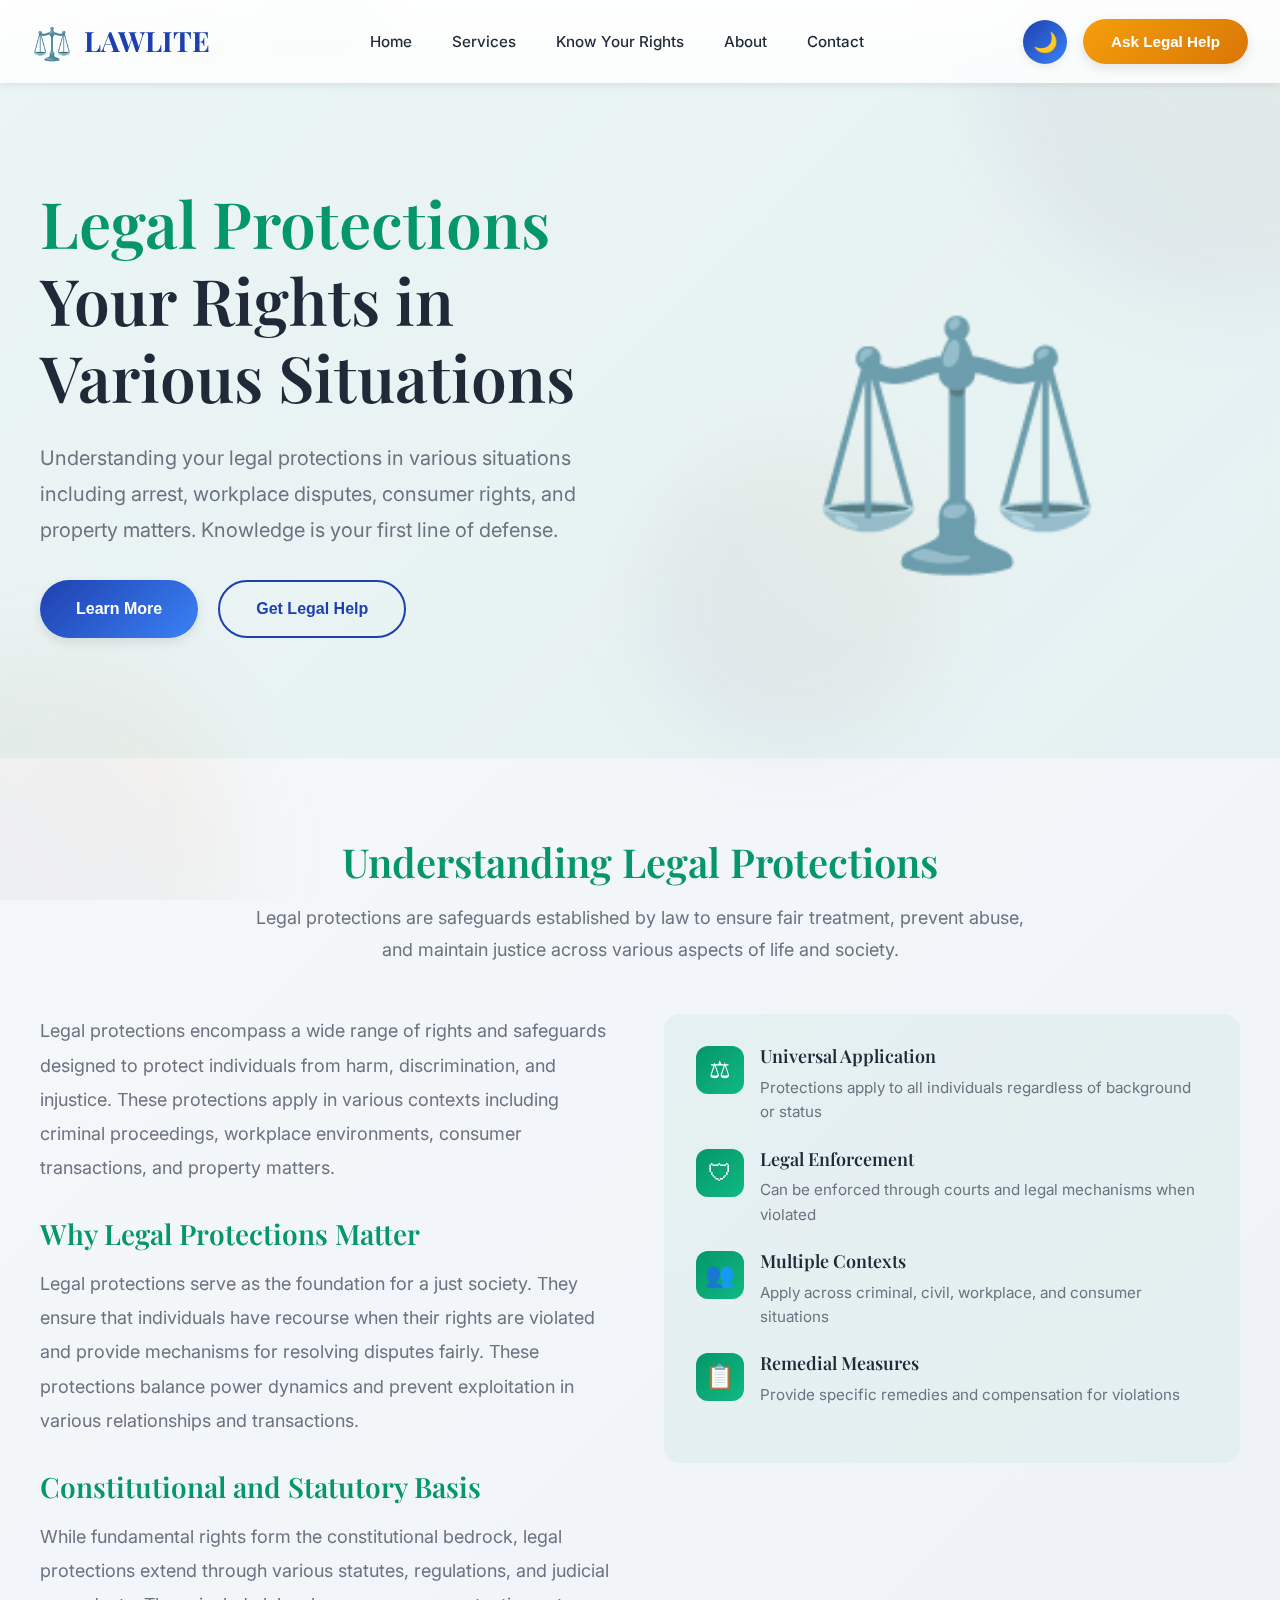
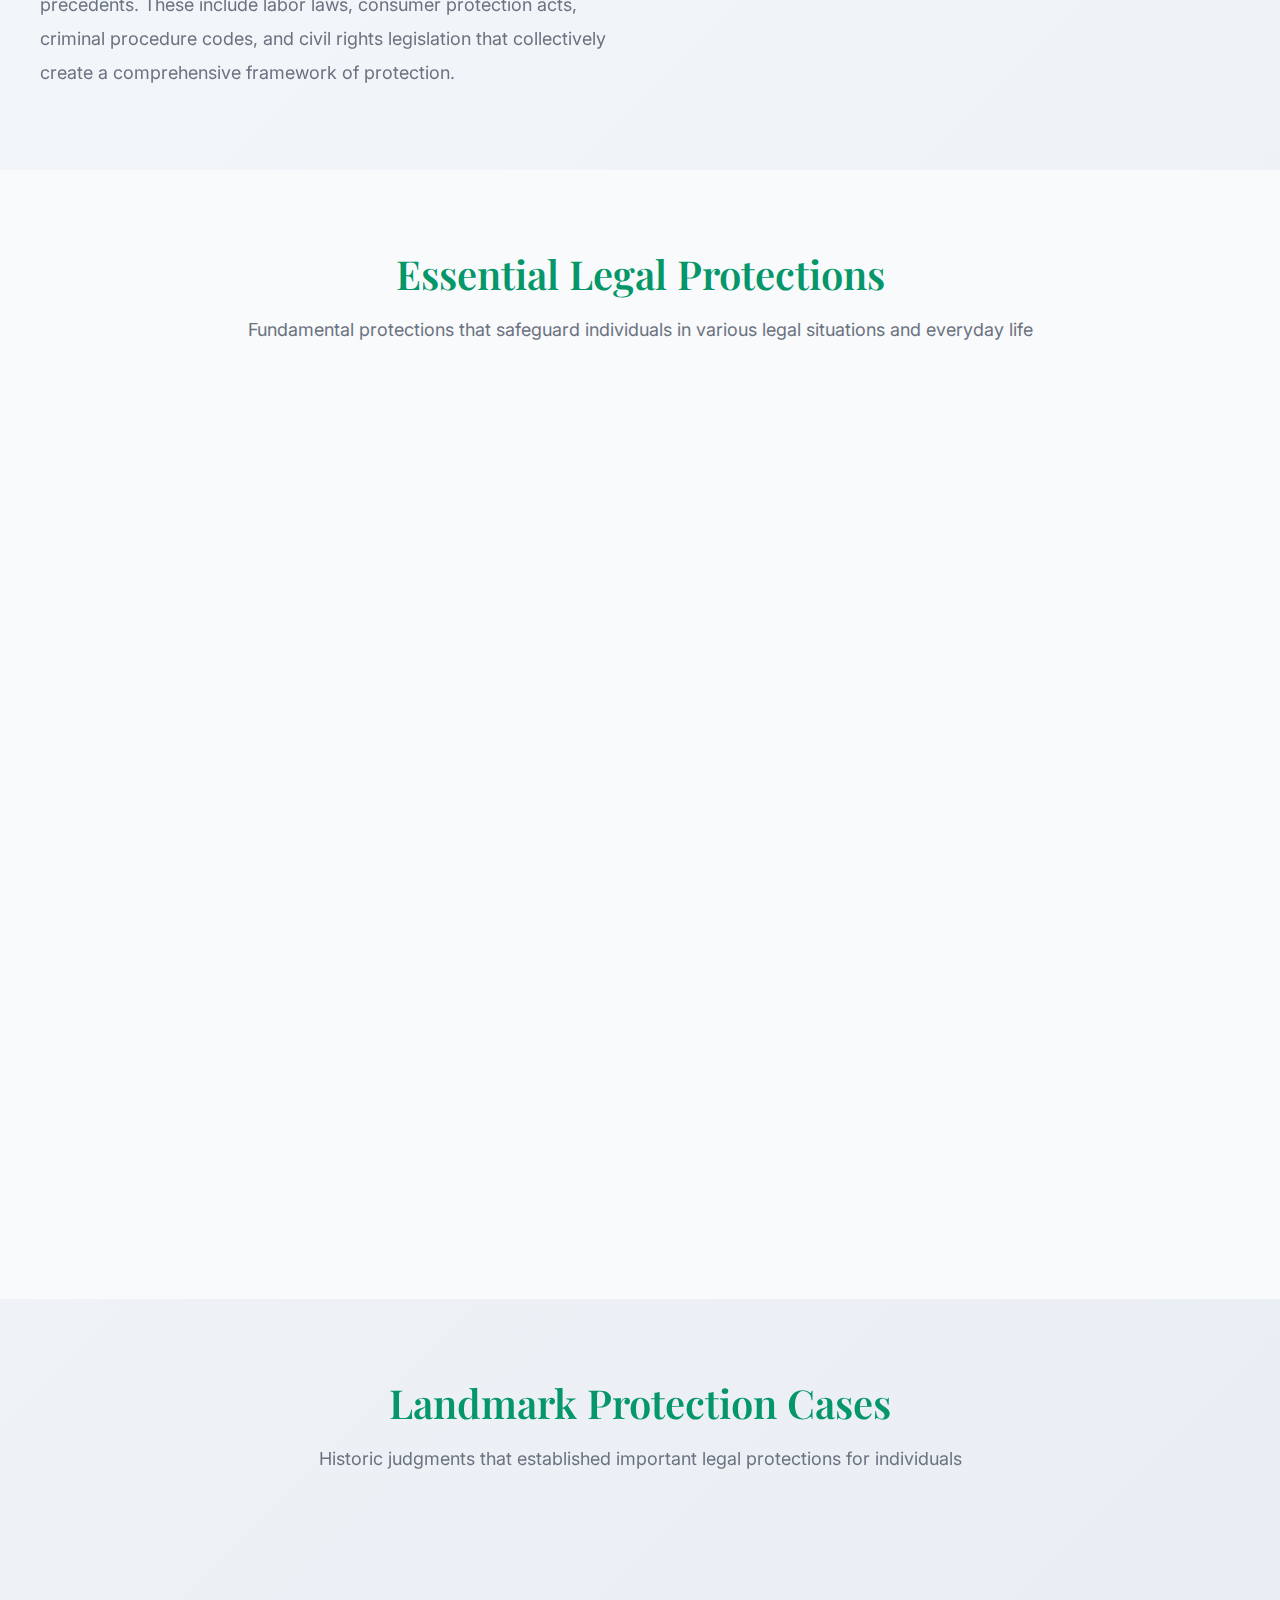
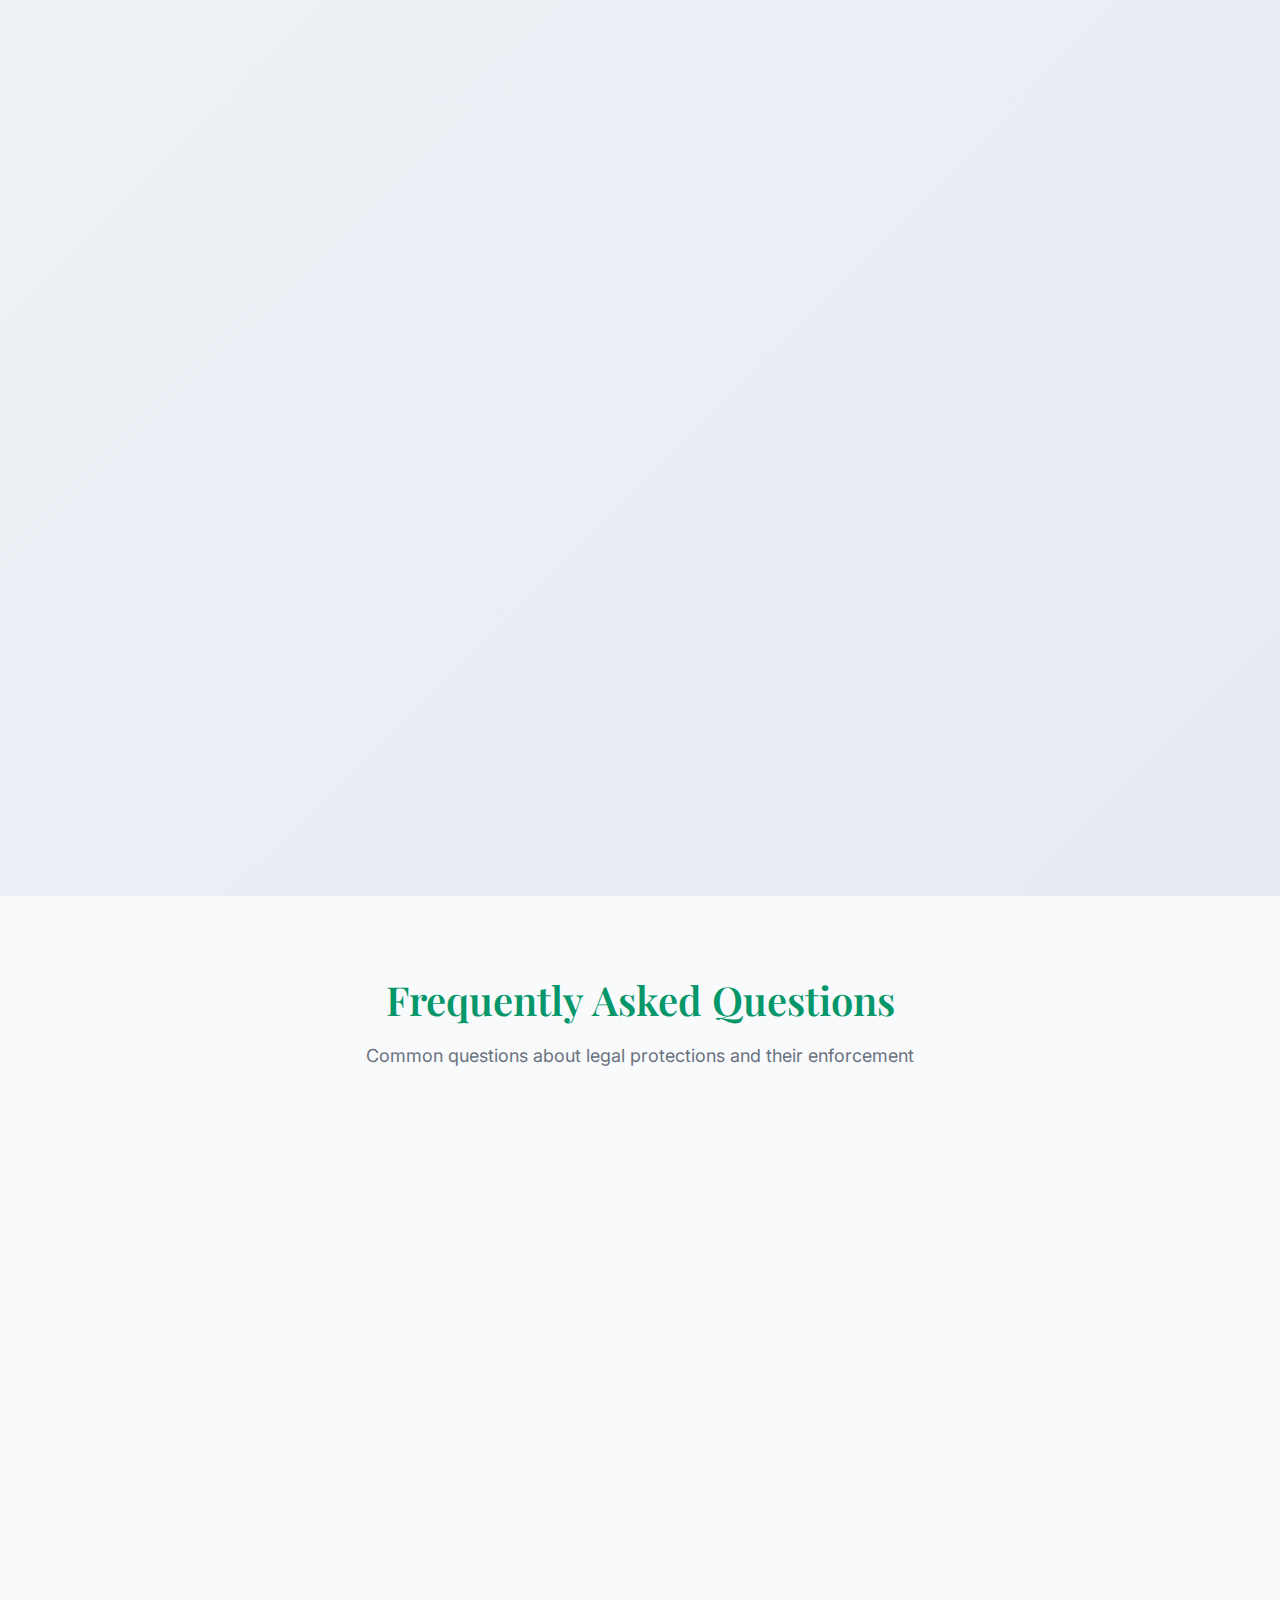
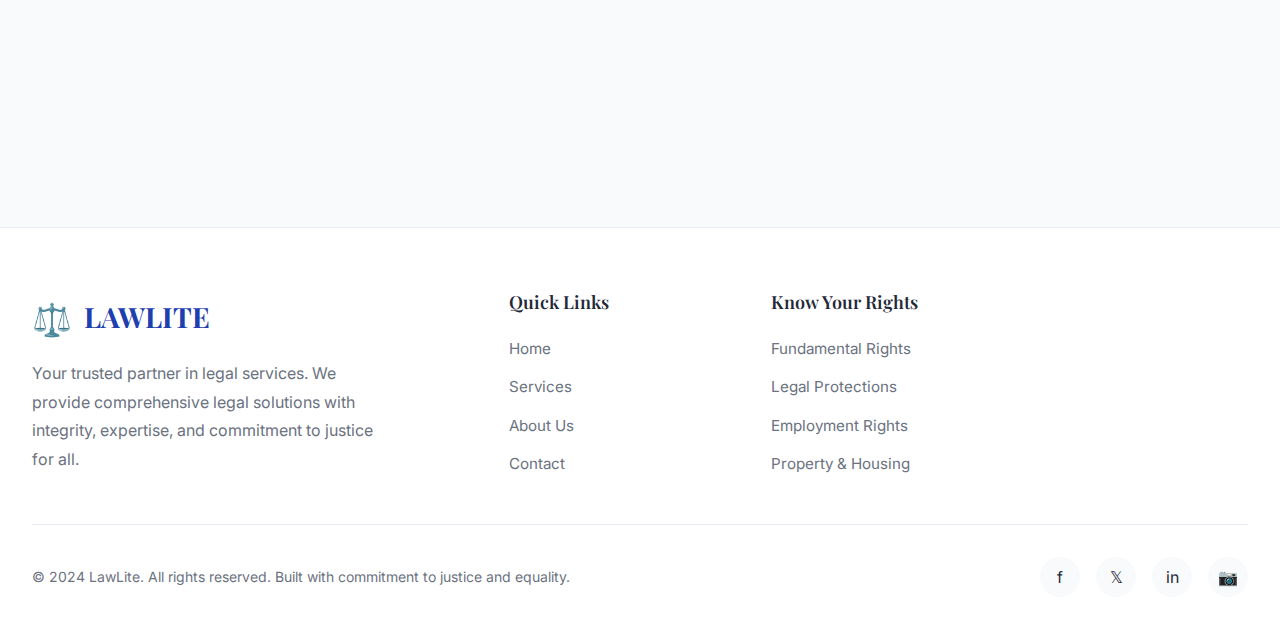
<file: LawLite/frontend/rights/legalprotections.html>
<!DOCTYPE html>
<html lang="en">
<head>
    <meta charset="UTF-8">
    <meta name="viewport" content="width=device-width, initial-scale=1.0">
    <title>Legal Protections - LawLite</title>
    <link rel="preconnect" href="https://fonts.googleapis.com">
    <link rel="preconnect" href="https://fonts.gstatic.com" crossorigin>
    <link href="https://fonts.googleapis.com/css2?family=Inter:wght@300;400;500;600;700;800&family=Playfair+Display:wght@400;500;600;700;800&display=swap" rel="stylesheet">
    <link rel="stylesheet" href="../home/style.css">
    <style>
        /* Page-specific accent colors */
        :root {
            --page-accent: #059669;
            --page-accent-light: #10b981;
            --page-gradient: linear-gradient(135deg, #059669 0%, #10b981 100%);
        }

        /* Hero Banner */
        .detail-hero {
            min-height: 60vh;
            background: linear-gradient(135deg, rgba(5, 150, 105, 0.05), rgba(16, 185, 129, 0.05));
            display: flex;
            align-items: center;
            padding: 8rem 2rem 4rem;
            position: relative;
            overflow: hidden;
        }

        .detail-hero::before {
            content: '';
            position: absolute;
            top: 0;
            left: 0;
            right: 0;
            height: 4px;
            background: var(--page-gradient);
        }

        .detail-hero-content {
            max-width: 1200px;
            margin: 0 auto;
            display: grid;
            grid-template-columns: 1fr 1fr;
            gap: 4rem;
            align-items: center;
        }

        .hero-text h1 {
            font-size: 4rem;
            margin-bottom: 1.5rem;
            color: var(--text-primary);
        }

        .hero-accent {
            color: var(--page-accent);
        }

        .hero-text p {
            font-size: 1.25rem;
            color: var(--text-secondary);
            line-height: 1.8;
            margin-bottom: 2rem;
        }

        .hero-illustration {
            font-size: 15rem;
            text-align: center;
            opacity: 0.8;
            animation: float-subtle 4s ease-in-out infinite;
        }

        @keyframes float-subtle {
            0%, 100% { transform: translateY(0); }
            50% { transform: translateY(-20px); }
        }

        /* Breadcrumb Navigation */
        .breadcrumb {
            background: var(--bg-secondary);
            padding: 1rem 2rem;
            border-bottom: 1px solid rgba(5, 150, 105, 0.1);
        }

        .breadcrumb-container {
            max-width: 1200px;
            margin: 0 auto;
            display: flex;
            align-items: center;
            gap: 0.5rem;
            font-size: 0.95rem;
        }

        .breadcrumb a {
            color: var(--text-secondary);
            text-decoration: none;
            transition: color 0.3s;
        }

        .breadcrumb a:hover {
            color: var(--page-accent);
        }

        .breadcrumb-current {
            color: var(--page-accent);
            font-weight: 600;
        }

        /* Content Sections */
        .content-section {
            padding: 5rem 2rem;
            position: relative;
        }

        .content-section:nth-child(even) {
            background: var(--bg-secondary);
        }

        .section-container {
            max-width: 1200px;
            margin: 0 auto;
        }

        .section-heading {
            font-size: 2.5rem;
            color: var(--page-accent);
            margin-bottom: 1rem;
            text-align: center;
        }

        .section-intro {
            font-size: 1.125rem;
            color: var(--text-secondary);
            text-align: center;
            max-width: 800px;
            margin: 0 auto 3rem;
            line-height: 1.8;
        }

        /* Key Rights Grid */
        .rights-grid-detail {
            display: grid;
            grid-template-columns: repeat(auto-fit, minmax(300px, 1fr));
            gap: 2rem;
            margin-top: 3rem;
        }

        .right-card {
            background: var(--bg-primary);
            border: 2px solid rgba(5, 150, 105, 0.1);
            border-radius: 16px;
            padding: 2rem;
            transition: all 0.3s;
            position: relative;
            overflow: hidden;
        }

        .right-card::before {
            content: '';
            position: absolute;
            top: 0;
            left: 0;
            width: 4px;
            height: 100%;
            background: var(--page-gradient);
            transform: scaleY(0);
            transition: transform 0.3s;
        }

        .right-card:hover {
            transform: translateY(-5px);
            box-shadow: var(--shadow-lg);
            border-color: var(--page-accent);
        }

        .right-card:hover::before {
            transform: scaleY(1);
        }

        .right-number {
            display: inline-block;
            width: 48px;
            height: 48px;
            background: var(--page-gradient);
            color: white;
            border-radius: 12px;
            display: flex;
            align-items: center;
            justify-content: center;
            font-weight: 700;
            font-size: 1.25rem;
            margin-bottom: 1rem;
        }

        .right-card h3 {
            font-size: 1.5rem;
            color: var(--text-primary);
            margin-bottom: 1rem;
        }

        .right-card p {
            color: var(--text-secondary);
            line-height: 1.7;
        }

        /* Case Studies */
        .case-study {
            background: var(--bg-primary);
            border-left: 4px solid var(--page-accent);
            border-radius: 12px;
            padding: 2rem;
            margin-bottom: 2rem;
            box-shadow: var(--shadow-sm);
            transition: all 0.3s;
        }

        .case-study:hover {
            box-shadow: var(--shadow-md);
            transform: translateX(5px);
        }

        .case-title {
            font-size: 1.5rem;
            color: var(--page-accent);
            margin-bottom: 1rem;
            font-weight: 600;
        }

        .case-content {
            color: var(--text-secondary);
            line-height: 1.8;
            margin-bottom: 1rem;
        }

        .case-outcome {
            background: rgba(5, 150, 105, 0.1);
            padding: 1rem;
            border-radius: 8px;
            margin-top: 1rem;
        }

        .case-outcome strong {
            color: var(--page-accent);
        }

        /* FAQ Section */
        .faq-container {
            max-width: 900px;
            margin: 0 auto;
        }

        .faq-item {
            background: var(--bg-primary);
            border: 1px solid rgba(5, 150, 105, 0.1);
            border-radius: 12px;
            margin-bottom: 1rem;
            overflow: hidden;
            transition: all 0.3s;
        }

        .faq-question {
            padding: 1.5rem;
            cursor: pointer;
            display: flex;
            justify-content: space-between;
            align-items: center;
            font-weight: 600;
            color: var(--text-primary);
            transition: all 0.3s;
        }

        .faq-question:hover {
            background: rgba(5, 150, 105, 0.05);
            color: var(--page-accent);
        }

        .faq-icon {
            font-size: 1.5rem;
            transition: transform 0.3s;
        }

        .faq-item.active .faq-icon {
            transform: rotate(45deg);
        }

        .faq-answer {
            max-height: 0;
            overflow: hidden;
            transition: max-height 0.3s ease-out;
            padding: 0 1.5rem;
        }

        .faq-item.active .faq-answer {
            max-height: 500px;
            padding: 0 1.5rem 1.5rem;
        }

        .faq-answer p {
            color: var(--text-secondary);
            line-height: 1.8;
        }

        /* Overview Section */
        .overview-content {
            display: grid;
            grid-template-columns: 1fr 1fr;
            gap: 3rem;
            align-items: start;
        }

        .overview-text {
            color: var(--text-secondary);
            line-height: 1.9;
            font-size: 1.125rem;
        }

        .overview-text h3 {
            color: var(--page-accent);
            font-size: 1.75rem;
            margin: 2rem 0 1rem;
        }

        .overview-highlights {
            background: linear-gradient(135deg, rgba(5, 150, 105, 0.05), rgba(16, 185, 129, 0.05));
            border-radius: 16px;
            padding: 2rem;
        }

        .highlight-item {
            display: flex;
            align-items: start;
            gap: 1rem;
            margin-bottom: 1.5rem;
        }

        .highlight-icon {
            width: 48px;
            height: 48px;
            background: var(--page-gradient);
            color: white;
            border-radius: 12px;
            display: flex;
            align-items: center;
            justify-content: center;
            font-size: 1.5rem;
            flex-shrink: 0;
        }

        .highlight-text h4 {
            color: var(--text-primary);
            margin-bottom: 0.5rem;
            font-size: 1.125rem;
        }

        .highlight-text p {
            color: var(--text-secondary);
            line-height: 1.6;
            font-size: 0.95rem;
        }

        @media (max-width: 768px) {
            .detail-hero-content {
                grid-template-columns: 1fr;
            }

            .hero-text h1 {
                font-size: 2.5rem;
            }

            .hero-illustration {
                font-size: 8rem;
            }

            .overview-content {
                grid-template-columns: 1fr;
            }

            .cta-buttons {
                flex-direction: column;
            }
        }
    </style>
</head>

<body>
    <!-- Animated Background -->
    <div class="bg-decoration">
        <div class="floating-shape shape-1"></div>
        <div class="floating-shape shape-2"></div>
        <div class="floating-shape shape-3"></div>
    </div>

    <!-- Navigation -->
    <nav class="navbar" id="navbar">
        <div class="nav-container">
            <div class="logo">
                <span class="logo-icon">⚖️</span>
                <span class="logo-text">LAWLITE</span>
            </div>
            <ul class="nav-links">
                <li><a href="../home//index.html" class="nav-link">Home</a></li>
                <li><a href="../home/index.html#services" class="nav-link">Services</a></li>
                <li><a href="../home/index.html#rights" class="nav-link">Know Your Rights</a></li>
                <li><a href="../home/index.html#about" class="nav-link">About</a></li>
                <li><a href="../home/index.html#contact" class="nav-link">Contact</a></li>
            </ul>
            <div class="nav-actions">
                <button class="dark-mode-toggle" id="darkModeToggle">🌙</button>
                <button class="cta-button" onclick="window.location.href='../home/index.html#form-section'">Ask Legal Help</button>
            </div>
        </div>
    </nav>

    <!-- Breadcrumb -->
    <div class="breadcrumb">
        <div class="breadcrumb-container">
            <a href="../home/index.html">Home</a>
            <span>›</span>
            <a href="../home/index.html#rights">Know Your Rights</a>
            <span>›</span>
            <span class="breadcrumb-current">Legal Protections</span>
        </div>
    </div>

    <!-- Hero Banner -->
    <section class="detail-hero">
        <div class="detail-hero-content">
            <div class="hero-text">
                <h1>
                    <span class="hero-accent">Legal Protections</span><br>
                    Your Rights in Various Situations
                </h1>
                <p>
                    Understanding your legal protections in various situations including arrest, workplace disputes, 
                    consumer rights, and property matters. Knowledge is your first line of defense.
                </p>
                <div class="hero-buttons">
                    <button class="btn-primary" onclick="document.querySelector('.content-section').scrollIntoView({behavior: 'smooth'})">
                        Learn More
                    </button>
                    <button class="btn-secondary" onclick="window.location.href='../home/index.html#contact'">
                        Get Legal Help
                    </button>
                </div>
            </div>
            <div class="hero-illustration">⚖️</div>
        </div>
    </section>

    <!-- Overview Section -->
    <section class="content-section">
        <div class="section-container">
            <h2 class="section-heading">Understanding Legal Protections</h2>
            <p class="section-intro">
                Legal protections are safeguards established by law to ensure fair treatment, prevent abuse, 
                and maintain justice across various aspects of life and society.
            </p>

            <div class="overview-content">
                <div class="overview-text">
                    <p>
                        Legal protections encompass a wide range of rights and safeguards designed to protect 
                        individuals from harm, discrimination, and injustice. These protections apply in various 
                        contexts including criminal proceedings, workplace environments, consumer transactions, 
                        and property matters.
                    </p>

                    <h3>Why Legal Protections Matter</h3>
                    <p>
                        Legal protections serve as the foundation for a just society. They ensure that individuals 
                        have recourse when their rights are violated and provide mechanisms for resolving disputes 
                        fairly. These protections balance power dynamics and prevent exploitation in various 
                        relationships and transactions.
                    </p>

                    <h3>Constitutional and Statutory Basis</h3>
                    <p>
                        While fundamental rights form the constitutional bedrock, legal protections extend through 
                        various statutes, regulations, and judicial precedents. These include labor laws, consumer 
                        protection acts, criminal procedure codes, and civil rights legislation that collectively 
                        create a comprehensive framework of protection.
                    </p>
                </div>

                <div class="overview-highlights">
                    <div class="highlight-item">
                        <div class="highlight-icon">⚖</div>
                        <div class="highlight-text">
                            <h4>Universal Application</h4>
                            <p>Protections apply to all individuals regardless of background or status</p>
                        </div>
                    </div>

                    <div class="highlight-item">
                        <div class="highlight-icon">🛡</div>
                        <div class="highlight-text">
                            <h4>Legal Enforcement</h4>
                            <p>Can be enforced through courts and legal mechanisms when violated</p>
                        </div>
                    </div>

                    <div class="highlight-item">
                        <div class="highlight-icon">👥</div>
                        <div class="highlight-text">
                            <h4>Multiple Contexts</h4>
                            <p>Apply across criminal, civil, workplace, and consumer situations</p>
                        </div>
                    </div>

                    <div class="highlight-item">
                        <div class="highlight-icon">📋</div>
                        <div class="highlight-text">
                            <h4>Remedial Measures</h4>
                            <p>Provide specific remedies and compensation for violations</p>
                        </div>
                    </div>
                </div>
            </div>
        </div>
    </section>

    <!-- Key Rights Section -->
    <section class="content-section">
        <div class="section-container">
            <h2 class="section-heading">Essential Legal Protections</h2>
            <p class="section-intro">
                Fundamental protections that safeguard individuals in various legal situations and everyday life
            </p>

            <div class="rights-grid-detail">
                <div class="right-card">
                    <div class="right-number">1</div>
                    <h3>Right to Legal Representation</h3>
                    <p>
                        Every individual has the right to be represented by legal counsel in criminal proceedings 
                        and many civil matters. If you cannot afford an attorney, the court must appoint one for you 
                        to ensure equal access to justice and fair trial rights.
                    </p>
                </div>

                <div class="right-card">
                    <div class="right-number">2</div>
                    <h3>Protection Against Unlawful Arrest</h3>
                    <p>
                        Law enforcement must follow proper procedures and have valid grounds for arrest. You have 
                        rights protecting you from arbitrary detention, including the right to know charges, 
                        protection from excessive force, and access to legal counsel immediately after arrest.
                    </p>
                </div>

                <div class="right-card">
                    <div class="right-number">3</div>
                    <h3>Consumer Protection Rights</h3>
                    <p>
                        As a consumer, you have rights regarding fair treatment, product safety, accurate information, 
                        and protection from fraudulent practices. These include rights to safe products, protection 
                        from false advertising, and access to dispute resolution mechanisms.
                    </p>
                </div>

                <div class="right-card">
                    <div class="right-number">4</div>
                    <h3>Workplace Harassment Safeguards</h3>
                    <p>
                        Employees are protected from various forms of harassment and discrimination in the workplace 
                        based on legally protected characteristics. This includes protection from discrimination, 
                        right to a harassment-free workplace, and whistleblower protections.
                    </p>
                </div>

                <div class="right-card">
                    <div class="right-number">5</div>
                    <h3>Property and Housing Rights</h3>
                    <p>
                        Individuals have rights as tenants or homeowners, including protection from unlawful eviction, 
                        discrimination in housing, and rights to habitable living conditions. Landlords must follow 
                        specific procedures for rent increases or evictions.
                    </p>
                </div>

                <div class="right-card">
                    <div class="right-number">6</div>
                    <h3>Privacy and Data Protection</h3>
                    <p>
                        You have rights to privacy and protection of personal data. This includes protection from 
                        unlawful surveillance, right to control personal information, and safeguards against data 
                        breaches and misuse of digital information.
                    </p>
                </div>
            </div>
        </div>
    </section>

    <!-- Case Studies Section -->
    <section class="content-section">
        <div class="section-container">
            <h2 class="section-heading">Landmark Protection Cases</h2>
            <p class="section-intro">
                Historic judgments that established important legal protections for individuals
            </p>

            <div class="case-study">
                <h3 class="case-title">Miranda v. Arizona (1966)</h3>
                <p class="case-content">
                    This landmark U.S. Supreme Court case established that criminal suspects must be informed of their 
                    rights to an attorney and against self-incrimination before police questioning. Ernesto Miranda was 
                    arrested and confessed without being informed of these fundamental rights.
                </p>
                <div class="case-outcome">
                    <strong>Outcome:</strong> Established the "Miranda Rights" requirement that police must inform 
                    suspects of their constitutional rights before custodial interrogation, creating crucial protection 
                    against self-incrimination.
                </div>
            </div>

            <div class="case-study">
                <h3 class="case-title">Vishaka v. State of Rajasthan (1997)</h3>
                <p class="case-content">
                    In the absence of specific legislation on sexual harassment at workplace, the Supreme Court of India 
                    laid down detailed guidelines (Vishaka Guidelines) to protect women's fundamental right to equality 
                    and dignity under Articles 14, 15, and 21 of the Constitution.
                </p>
                <div class="case-outcome">
                    <strong>Outcome:</strong> Led to the enactment of the Sexual Harassment of Women at Workplace Act, 
                    2013, providing comprehensive legal framework for protection against workplace harassment.
                </div>
            </div>

            <div class="case-study">
                <h3 class="case-title">Consumer Protection Landmark Cases</h3>
                <p class="case-content">
                    Various consumer protection cases have established important precedents including protection from 
                    unfair trade practices, right to compensation for defective products, and establishment of consumer 
                    courts for accessible dispute resolution.
                </p>
                <div class="case-outcome">
                    <strong>Outcome:</strong> Strengthened consumer rights through judicial recognition of implied 
                    warranties, product liability, and establishment of efficient consumer grievance redressal mechanisms.
                </div>
            </div>
        </div>
    </section>

    <!-- FAQ Section -->
    <section class="content-section">
        <div class="section-container">
            <h2 class="section-heading">Frequently Asked Questions</h2>
            <p class="section-intro">
                Common questions about legal protections and their enforcement
            </p>

            <div class="faq-container">
                <div class="faq-item">
                    <div class="faq-question">
                        <span>What should I do if my legal protections are violated?</span>
                        <span class="faq-icon">+</span>
                    </div>
                    <div class="faq-answer">
                        <p>
                            If you believe your legal protections have been violated, document everything that happened 
                            including dates, times, locations, and people involved. Contact an attorney specializing in 
                            the relevant area of law. You may also file complaints with appropriate government agencies, 
                            consumer forums, or human rights commissions depending on the nature of violation.
                        </p>
                    </div>
                </div>

                <div class="faq-item">
                    <div class="faq-question">
                        <span>Are legal protections the same across different states?</span>
                        <span class="faq-icon">+</span>
                    </div>
                    <div class="faq-answer">
                        <p>
                            While constitutional protections apply nationwide, states can provide additional protections 
                            beyond federal minimums. Some states have stronger consumer protection laws, employment rights, 
                            tenant protections, or privacy safeguards. It's important to understand both federal and 
                            state-level protections that apply to your situation.
                        </p>
                    </div>
                </div>

                <div class="faq-item">
                    <div class="faq-question">
                        <span>How do I know if I qualify for free legal aid?</span>
                        <span class="faq-icon">+</span>
                    </div>
                    <div class="faq-answer">
                        <p>
                            Eligibility for free legal aid typically depends on your income and assets relative to poverty 
                            guidelines. The court will assess your financial situation during legal proceedings. If you 
                            cannot afford an attorney and are facing possible imprisonment or significant legal consequences, 
                            you likely qualify for legal aid services.
                        </p>
                    </div>
                </div>

                <div class="faq-item">
                    <div class="faq-question">
                        <span>What protections do I have as a tenant?</span>
                        <span class="faq-icon">+</span>
                    </div>
                    <div class="faq-answer">
                        <p>
                            Tenants have rights to habitable living conditions, privacy, protection from unlawful eviction, 
                            and return of security deposits. Landlords must follow specific procedures for entering your unit, 
                            raising rent, or evicting you. Many jurisdictions also prohibit housing discrimination based on 
                            protected characteristics like race, religion, or disability.
                        </p>
                    </div>
                </div>

                <div class="faq-item">
                    <div class="faq-question">
                        <span>Can I be fired without any reason?</span>
                        <span class="faq-icon">+</span>
                    </div>
                    <div class="faq-answer">
                        <p>
                            Employment protections vary by jurisdiction. In many places, employment is "at-will" meaning 
                            employers can terminate employment without cause. However, protections exist against termination 
                            based on discrimination, retaliation for whistleblowing, or exercising legal rights. Employment 
                            contracts and collective bargaining agreements may provide additional protections.
                        </p>
                    </div>
                </div>

                <div class="faq-item">
                    <div class="faq-question">
                        <span>What should I do if I experience workplace harassment?</span>
                        <span class="faq-icon">+</span>
                    </div>
                    <div class="faq-answer">
                        <p>
                            Document all incidents of harassment including dates, times, witnesses, and specific behaviors. 
                            Report the harassment to your employer through official channels following company policy. If 
                            the employer doesn't address it, you can file a complaint with the equal employment opportunity 
                            commission or similar government agency. Consult with an employment attorney to understand your 
                            rights and options.
                        </p>
                    </div>
                </div>
            </div>
        </div>
    </section>

    <!-- Footer -->
    <footer class="site-footer">
        <div class="footer-content">
            <div class="footer-brand">
                <div class="footer-logo">
                    <span class="logo-icon">⚖️</span>
                    <span>LAWLITE</span>
                </div>
                <p class="footer-description">
                    Your trusted partner in legal services. We provide comprehensive legal solutions
                    with integrity, expertise, and commitment to justice for all.
                </p>
            </div>

            <div class="footer-section">
                <h4>Quick Links</h4>
                <div class="footer-links">
                    <a href="../home/index.html#home">Home</a>
                    <a href="../home/index.html#services">Services</a>
                    <a href="../home/index.html#about">About Us</a>
                    <a href="../home/index.html#contact">Contact</a>
                </div>
            </div>

            <div class="footer-section">
                <h4>Know Your Rights</h4>
                <div class="footer-links">
                    <a href="fundamental-rights.html">Fundamental Rights</a>
                    <a href="legal-protections.html">Legal Protections</a>
                    <a href="employment-rights.html">Employment Rights</a>
                    <a href="property-housing.html">Property & Housing</a>
                </div>
            </div>
        </div>

        <div class="footer-bottom">
            <div class="copyright">
                © 2024 LawLite. All rights reserved. Built with commitment to justice and equality.
            </div>
            <div class="footer-social">
                <a href="#" aria-label="Facebook">f</a>
                <a href="#" aria-label="Twitter">𝕏</a>
                <a href="#" aria-label="LinkedIn">in</a>
                <a href="#" aria-label="Instagram">📷</a>
            </div>
        </div>
    </footer>

    <script>
        // FAQ Accordion functionality
        document.querySelectorAll('.faq-question').forEach(question => {
            question.addEventListener('click', () => {
                const faqItem = question.parentElement;
                const isActive = faqItem.classList.contains('active');

                // Close all FAQs
                document.querySelectorAll('.faq-item').forEach(item => {
                    item.classList.remove('active');
                });

                // Open clicked FAQ if it wasn't active
                if (!isActive) {
                    faqItem.classList.add('active');
                }
            });
        });

        // Smooth scroll animation for elements
        const observerOptions = {
            threshold: 0.1,
            rootMargin: '0px 0px -50px 0px'
        };

        const observer = new IntersectionObserver((entries) => {
            entries.forEach(entry => {
                if (entry.isIntersecting) {
                    entry.target.style.opacity = '1';
                    entry.target.style.transform = 'translateY(0)';
                }
            });
        }, observerOptions);

        document.querySelectorAll('.right-card, .case-study, .faq-item').forEach(el => {
            el.style.opacity = '0';
            el.style.transform = 'translateY(30px)';
            el.style.transition = 'opacity 0.6s ease, transform 0.6s ease';
            observer.observe(el);
        });

        // Dark mode toggle
        document.getElementById('darkModeToggle').addEventListener('click', () => {
            document.body.classList.toggle('dark-mode');
        });

        // Navbar scroll effect
        window.addEventListener('scroll', () => {
            const navbar = document.getElementById('navbar');
            if (window.scrollY > 100) {
                navbar.style.background = 'var(--bg-primary)';
                navbar.style.boxShadow = 'var(--shadow-sm)';
            } else {
                navbar.style.background = 'transparent';
                navbar.style.boxShadow = 'none';
            }
        });
    </script>
</body>
</html>
</file>
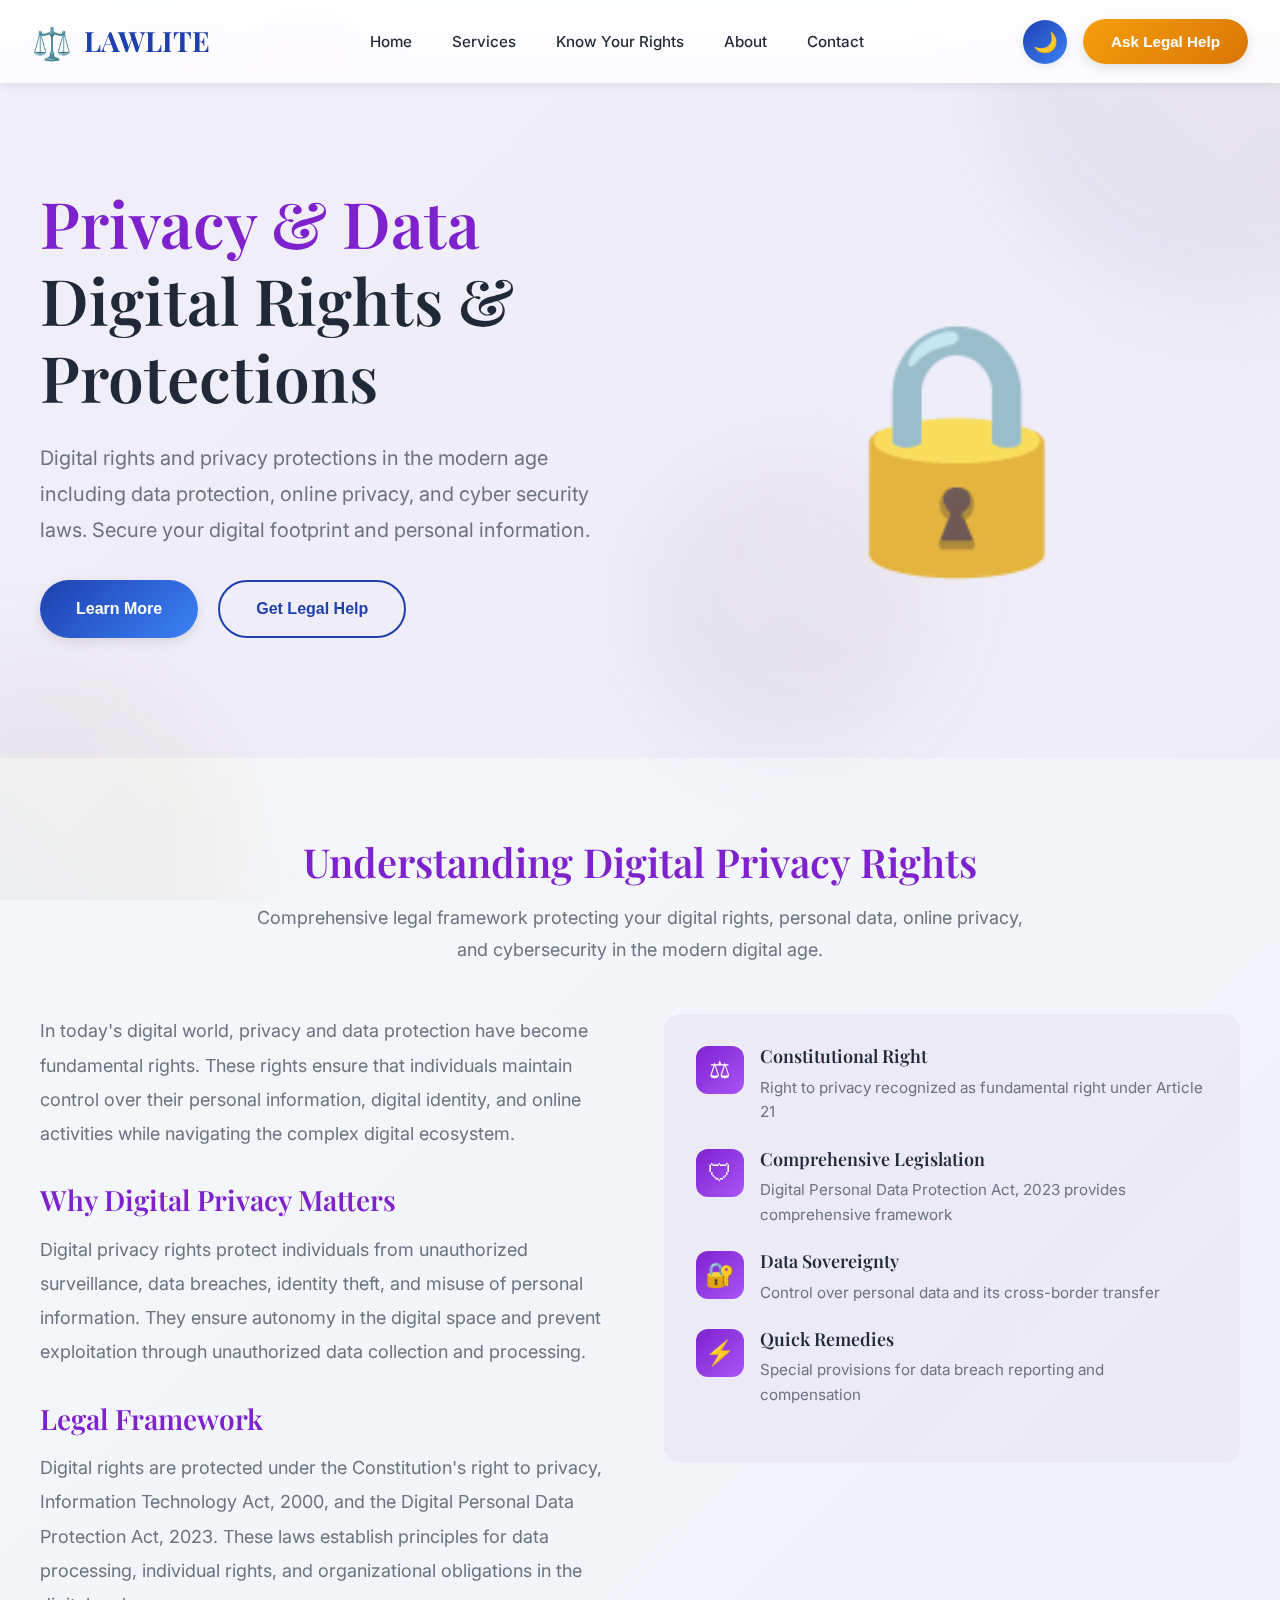
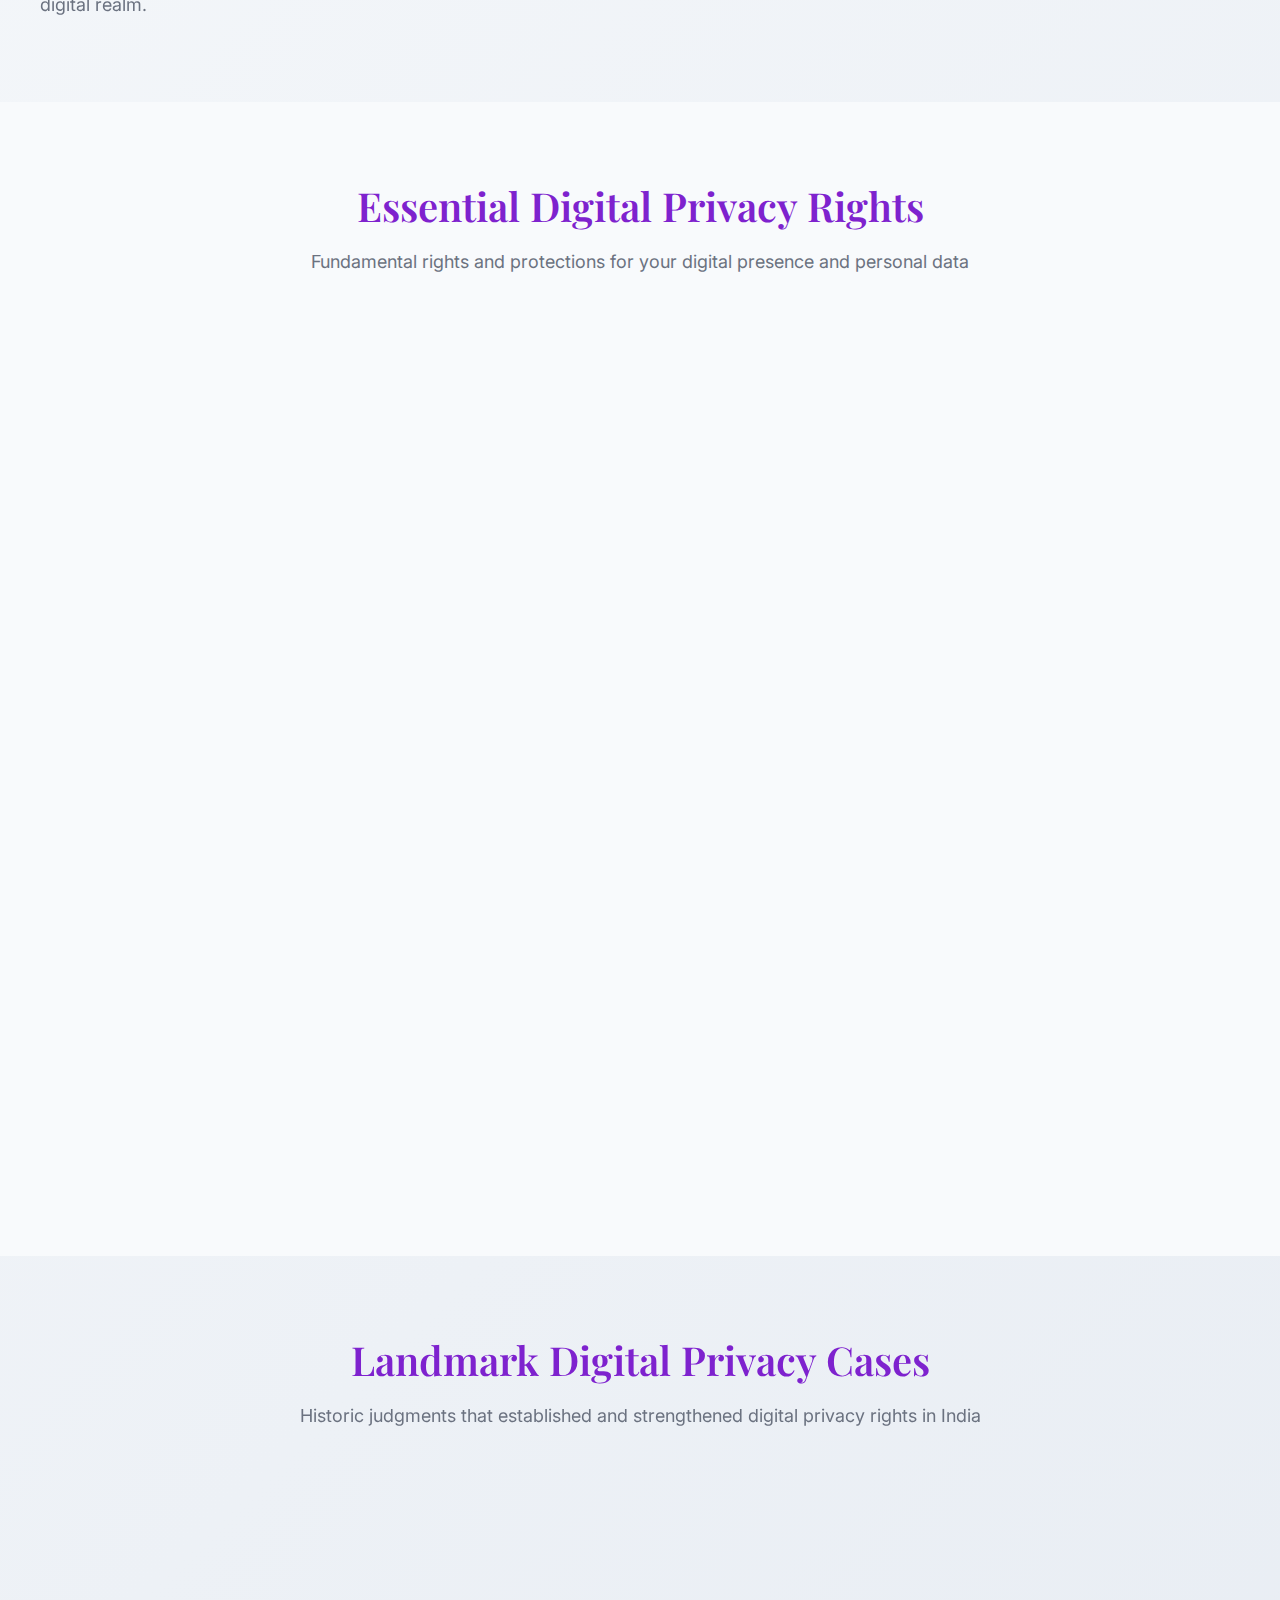
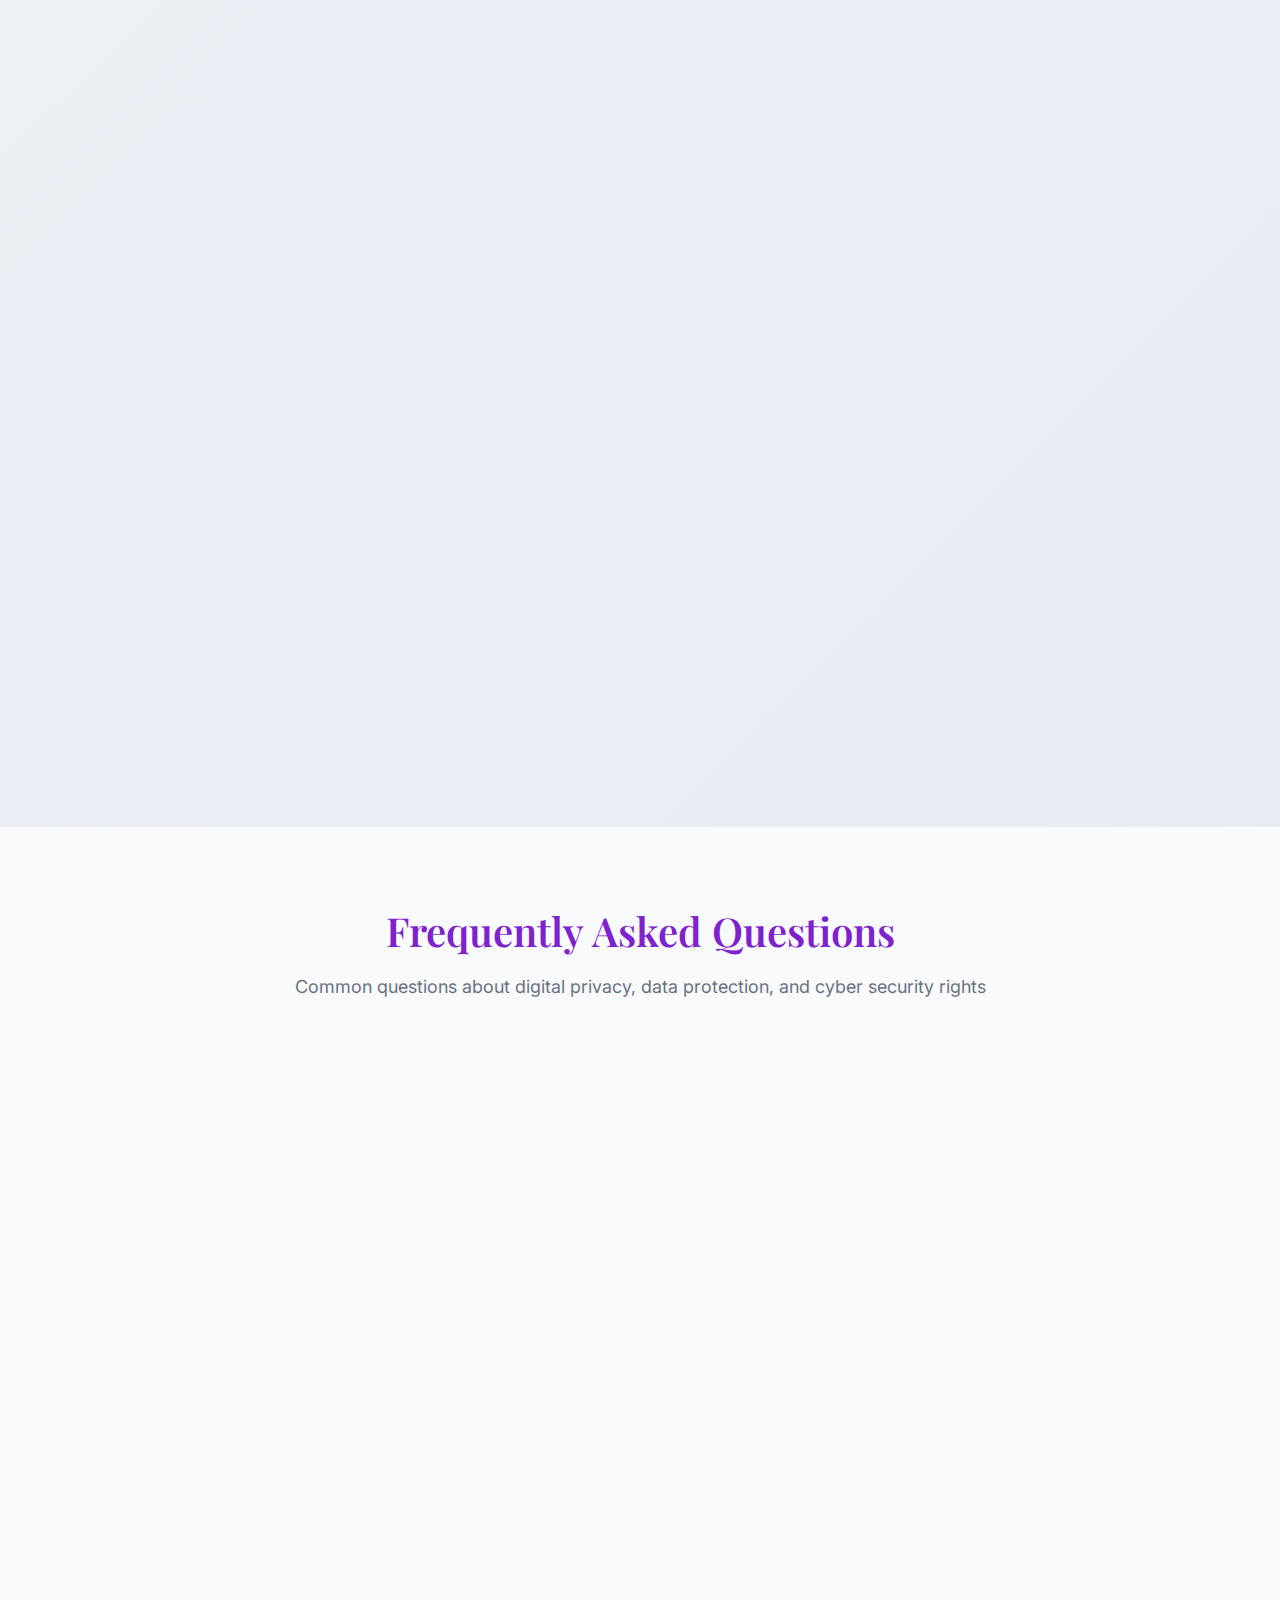
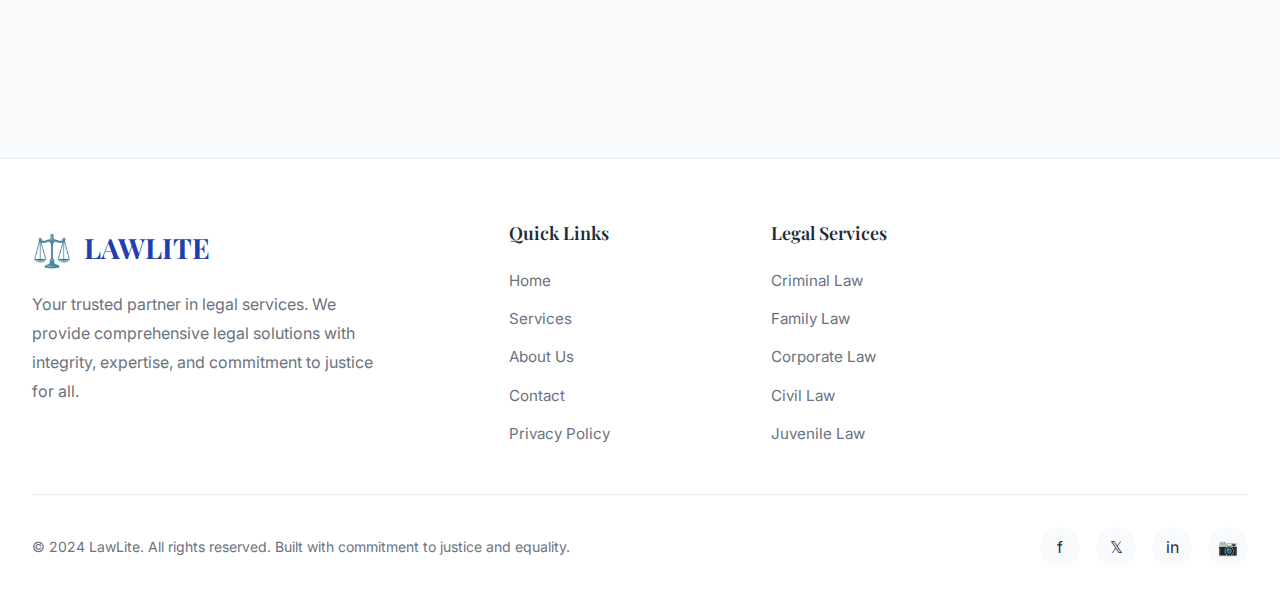
<file: LawLite/frontend/rights/privacydata.html>
<!DOCTYPE html>
<html lang="en">
<head>
    <meta charset="UTF-8">
    <meta name="viewport" content="width=device-width, initial-scale=1.0">
    <title>Privacy & Data - LawLite</title>
    <link rel="preconnect" href="https://fonts.googleapis.com">
    <link rel="preconnect" href="https://fonts.gstatic.com" crossorigin>
    <link href="https://fonts.googleapis.com/css2?family=Inter:wght@300;400;500;600;700;800&family=Playfair+Display:wght@400;500;600;700;800&display=swap" rel="stylesheet">
    <link rel="stylesheet" href="../home/style.css">
    <style>
        /* Page-specific accent colors */
        :root {
            --page-accent: #7e22ce;
            --page-accent-light: #a855f7;
            --page-gradient: linear-gradient(135deg, #7e22ce 0%, #a855f7 100%);
        }

        /* Hero Banner */
        .detail-hero {
            min-height: 60vh;
            background: linear-gradient(135deg, rgba(126, 34, 206, 0.05), rgba(168, 85, 247, 0.05));
            display: flex;
            align-items: center;
            padding: 8rem 2rem 4rem;
            position: relative;
            overflow: hidden;
        }

        .detail-hero::before {
            content: '';
            position: absolute;
            top: 0;
            left: 0;
            right: 0;
            height: 4px;
            background: var(--page-gradient);
        }

        .detail-hero-content {
            max-width: 1200px;
            margin: 0 auto;
            display: grid;
            grid-template-columns: 1fr 1fr;
            gap: 4rem;
            align-items: center;
        }

        .hero-text h1 {
            font-size: 4rem;
            margin-bottom: 1.5rem;
            color: var(--text-primary);
        }

        .hero-accent {
            color: var(--page-accent);
        }

        .hero-text p {
            font-size: 1.25rem;
            color: var(--text-secondary);
            line-height: 1.8;
            margin-bottom: 2rem;
        }

        .hero-illustration {
            font-size: 15rem;
            text-align: center;
            opacity: 0.8;
            animation: float-subtle 4s ease-in-out infinite;
        }

        @keyframes float-subtle {
            0%, 100% { transform: translateY(0); }
            50% { transform: translateY(-20px); }
        }

        /* Breadcrumb Navigation */
        .breadcrumb {
            background: var(--bg-secondary);
            padding: 1rem 2rem;
            border-bottom: 1px solid rgba(126, 34, 206, 0.1);
        }

        .breadcrumb-container {
            max-width: 1200px;
            margin: 0 auto;
            display: flex;
            align-items: center;
            gap: 0.5rem;
            font-size: 0.95rem;
        }

        .breadcrumb a {
            color: var(--text-secondary);
            text-decoration: none;
            transition: color 0.3s;
        }

        .breadcrumb a:hover {
            color: var(--page-accent);
        }

        .breadcrumb-current {
            color: var(--page-accent);
            font-weight: 600;
        }

        /* Content Sections */
        .content-section {
            padding: 5rem 2rem;
            position: relative;
        }

        .content-section:nth-child(even) {
            background: var(--bg-secondary);
        }

        .section-container {
            max-width: 1200px;
            margin: 0 auto;
        }

        .section-heading {
            font-size: 2.5rem;
            color: var(--page-accent);
            margin-bottom: 1rem;
            text-align: center;
        }

        .section-intro {
            font-size: 1.125rem;
            color: var(--text-secondary);
            text-align: center;
            max-width: 800px;
            margin: 0 auto 3rem;
            line-height: 1.8;
        }

        /* Key Rights Grid */
        .rights-grid-detail {
            display: grid;
            grid-template-columns: repeat(auto-fit, minmax(300px, 1fr));
            gap: 2rem;
            margin-top: 3rem;
        }

        .right-card {
            background: var(--bg-primary);
            border: 2px solid rgba(126, 34, 206, 0.1);
            border-radius: 16px;
            padding: 2rem;
            transition: all 0.3s;
            position: relative;
            overflow: hidden;
        }

        .right-card::before {
            content: '';
            position: absolute;
            top: 0;
            left: 0;
            width: 4px;
            height: 100%;
            background: var(--page-gradient);
            transform: scaleY(0);
            transition: transform 0.3s;
        }

        .right-card:hover {
            transform: translateY(-5px);
            box-shadow: var(--shadow-lg);
            border-color: var(--page-accent);
        }

        .right-card:hover::before {
            transform: scaleY(1);
        }

        .right-number {
            display: inline-block;
            width: 48px;
            height: 48px;
            background: var(--page-gradient);
            color: white;
            border-radius: 12px;
            display: flex;
            align-items: center;
            justify-content: center;
            font-weight: 700;
            font-size: 1.25rem;
            margin-bottom: 1rem;
        }

        .right-card h3 {
            font-size: 1.5rem;
            color: var(--text-primary);
            margin-bottom: 1rem;
        }

        .right-card p {
            color: var(--text-secondary);
            line-height: 1.7;
        }

        /* Case Studies */
        .case-study {
            background: var(--bg-primary);
            border-left: 4px solid var(--page-accent);
            border-radius: 12px;
            padding: 2rem;
            margin-bottom: 2rem;
            box-shadow: var(--shadow-sm);
            transition: all 0.3s;
        }

        .case-study:hover {
            box-shadow: var(--shadow-md);
            transform: translateX(5px);
        }

        .case-title {
            font-size: 1.5rem;
            color: var(--page-accent);
            margin-bottom: 1rem;
            font-weight: 600;
        }

        .case-content {
            color: var(--text-secondary);
            line-height: 1.8;
            margin-bottom: 1rem;
        }

        .case-outcome {
            background: rgba(126, 34, 206, 0.1);
            padding: 1rem;
            border-radius: 8px;
            margin-top: 1rem;
        }

        .case-outcome strong {
            color: var(--page-accent);
        }

        /* FAQ Section */
        .faq-container {
            max-width: 900px;
            margin: 0 auto;
        }

        .faq-item {
            background: var(--bg-primary);
            border: 1px solid rgba(126, 34, 206, 0.1);
            border-radius: 12px;
            margin-bottom: 1rem;
            overflow: hidden;
            transition: all 0.3s;
        }

        .faq-question {
            padding: 1.5rem;
            cursor: pointer;
            display: flex;
            justify-content: space-between;
            align-items: center;
            font-weight: 600;
            color: var(--text-primary);
            transition: all 0.3s;
        }

        .faq-question:hover {
            background: rgba(126, 34, 206, 0.05);
            color: var(--page-accent);
        }

        .faq-icon {
            font-size: 1.5rem;
            transition: transform 0.3s;
        }

        .faq-item.active .faq-icon {
            transform: rotate(45deg);
        }

        .faq-answer {
            max-height: 0;
            overflow: hidden;
            transition: max-height 0.3s ease-out;
            padding: 0 1.5rem;
        }

        .faq-item.active .faq-answer {
            max-height: 500px;
            padding: 0 1.5rem 1.5rem;
        }

        .faq-answer p {
            color: var(--text-secondary);
            line-height: 1.8;
        }

        /* Overview Section */
        .overview-content {
            display: grid;
            grid-template-columns: 1fr 1fr;
            gap: 3rem;
            align-items: start;
        }

        .overview-text {
            color: var(--text-secondary);
            line-height: 1.9;
            font-size: 1.125rem;
        }

        .overview-text h3 {
            color: var(--page-accent);
            font-size: 1.75rem;
            margin: 2rem 0 1rem;
        }

        .overview-highlights {
            background: linear-gradient(135deg, rgba(126, 34, 206, 0.05), rgba(168, 85, 247, 0.05));
            border-radius: 16px;
            padding: 2rem;
        }

        .highlight-item {
            display: flex;
            align-items: start;
            gap: 1rem;
            margin-bottom: 1.5rem;
        }

        .highlight-icon {
            width: 48px;
            height: 48px;
            background: var(--page-gradient);
            color: white;
            border-radius: 12px;
            display: flex;
            align-items: center;
            justify-content: center;
            font-size: 1.5rem;
            flex-shrink: 0;
        }

        .highlight-text h4 {
            color: var(--text-primary);
            margin-bottom: 0.5rem;
            font-size: 1.125rem;
        }

        .highlight-text p {
            color: var(--text-secondary);
            line-height: 1.6;
            font-size: 0.95rem;
        }

        @media (max-width: 768px) {
            .detail-hero-content {
                grid-template-columns: 1fr;
            }

            .hero-text h1 {
                font-size: 2.5rem;
            }

            .hero-illustration {
                font-size: 8rem;
            }

            .overview-content {
                grid-template-columns: 1fr;
            }

            .cta-buttons {
                flex-direction: column;
            }
        }
    </style>
</head>

<body>
    <!-- Animated Background -->
    <div class="bg-decoration">
        <div class="floating-shape shape-1"></div>
        <div class="floating-shape shape-2"></div>
        <div class="floating-shape shape-3"></div>
    </div>

    <!-- Navigation -->
    <nav class="navbar" id="navbar">
        <div class="nav-container">
            <div class="logo">
                <span class="logo-icon">⚖️</span>
                <span class="logo-text">LAWLITE</span>
            </div>
            <ul class="nav-links">
                <li><a href="../home/index.html" class="nav-link">Home</a></li>
                <li><a href="../home/index.html#services" class="nav-link">Services</a></li>
                <li><a href="../home/index.html#rights" class="nav-link">Know Your Rights</a></li>
                <li><a href="../home/index.html#about" class="nav-link">About</a></li>
                <li><a href="../home/index.html#contact" class="nav-link">Contact</a></li>
            </ul>
            <div class="nav-actions">
                <button class="dark-mode-toggle" id="darkModeToggle">🌙</button>
                <button class="cta-button" onclick="window.location.href='../home/index.html#form-section'">Ask Legal Help</button>
            </div>
        </div>
    </nav>

    <!-- Breadcrumb -->
    <div class="breadcrumb">
        <div class="breadcrumb-container">
            <a href="../home/index.html">Home</a>
            <span>›</span>
            <a href="../home/index.html#rights">Know Your Rights</a>
            <span>›</span>
            <span class="breadcrumb-current">Privacy & Data</span>
        </div>
    </div>

    <!-- Hero Banner -->
    <section class="detail-hero">
        <div class="detail-hero-content">
            <div class="hero-text">
                <h1>
                    <span class="hero-accent">Privacy & Data</span><br>
                    Digital Rights & Protections
                </h1>
                <p>
                    Digital rights and privacy protections in the modern age including data protection, 
                    online privacy, and cyber security laws. Secure your digital footprint and personal information.
                </p>
                <div class="hero-buttons">
                    <button class="btn-primary" onclick="document.querySelector('.content-section').scrollIntoView({behavior: 'smooth'})">
                        Learn More
                    </button>
                    <button class="btn-secondary" onclick="window.location.href='../home/index.html#contact'">
                        Get Legal Help
                    </button>
                </div>
            </div>
            <div class="hero-illustration">🔒</div>
        </div>
    </section>

    <!-- Overview Section -->
    <section class="content-section">
        <div class="section-container">
            <h2 class="section-heading">Understanding Digital Privacy Rights</h2>
            <p class="section-intro">
                Comprehensive legal framework protecting your digital rights, personal data, online privacy, 
                and cybersecurity in the modern digital age.
            </p>

            <div class="overview-content">
                <div class="overview-text">
                    <p>
                        In today's digital world, privacy and data protection have become fundamental rights. 
                        These rights ensure that individuals maintain control over their personal information, 
                        digital identity, and online activities while navigating the complex digital ecosystem.
                    </p>

                    <h3>Why Digital Privacy Matters</h3>
                    <p>
                        Digital privacy rights protect individuals from unauthorized surveillance, data breaches, 
                        identity theft, and misuse of personal information. They ensure autonomy in the digital 
                        space and prevent exploitation through unauthorized data collection and processing.
                    </p>

                    <h3>Legal Framework</h3>
                    <p>
                        Digital rights are protected under the Constitution's right to privacy, Information 
                        Technology Act, 2000, and the Digital Personal Data Protection Act, 2023. These laws 
                        establish principles for data processing, individual rights, and organizational obligations 
                        in the digital realm.
                    </p>
                </div>

                <div class="overview-highlights">
                    <div class="highlight-item">
                        <div class="highlight-icon">⚖</div>
                        <div class="highlight-text">
                            <h4>Constitutional Right</h4>
                            <p>Right to privacy recognized as fundamental right under Article 21</p>
                        </div>
                    </div>

                    <div class="highlight-item">
                        <div class="highlight-icon">🛡</div>
                        <div class="highlight-text">
                            <h4>Comprehensive Legislation</h4>
                            <p>Digital Personal Data Protection Act, 2023 provides comprehensive framework</p>
                        </div>
                    </div>

                    <div class="highlight-item">
                        <div class="highlight-icon">🔐</div>
                        <div class="highlight-text">
                            <h4>Data Sovereignty</h4>
                            <p>Control over personal data and its cross-border transfer</p>
                        </div>
                    </div>

                    <div class="highlight-item">
                        <div class="highlight-icon">⚡</div>
                        <div class="highlight-text">
                            <h4>Quick Remedies</h4>
                            <p>Special provisions for data breach reporting and compensation</p>
                        </div>
                    </div>
                </div>
            </div>
        </div>
    </section>

    <!-- Key Rights Section -->
    <section class="content-section">
        <div class="section-container">
            <h2 class="section-heading">Essential Digital Privacy Rights</h2>
            <p class="section-intro">
                Fundamental rights and protections for your digital presence and personal data
            </p>

            <div class="rights-grid-detail">
                <div class="right-card">
                    <div class="right-number">1</div>
                    <h3>Personal Data Protection</h3>
                    <p>
                        Right to control how your personal data is collected, processed, stored, and shared. 
                        Includes rights to access, correction, erasure, and data portability. Organizations 
                        must obtain explicit consent and process data only for specified lawful purposes with 
                        adequate security safeguards.
                    </p>
                </div>

                <div class="right-card">
                    <div class="right-number">2</div>
                    <h3>Right to Digital Privacy</h3>
                    <p>
                        Constitutional protection against unauthorized surveillance and intrusion into digital 
                        privacy. Includes protection of communications, online activities, and digital footprint. 
                        Right to be forgotten and control over digital identity. Protection from mass surveillance 
                        and unauthorized data collection.
                    </p>
                </div>

                <div class="right-card">
                    <div class="right-number">3</div>
                    <h3>Cyber Crime Protections</h3>
                    <p>
                        Legal protections against cyber crimes including hacking, identity theft, cyber stalking, 
                        and online fraud. Special provisions under Information Technology Act for compensation 
                        and punishment. Rights to secure digital transactions and protection from malicious 
                        software and phishing attacks.
                    </p>
                </div>

                <div class="right-card">
                    <div class="right-number">4</div>
                    <h3>Digital Consent and Permissions</h3>
                    <p>
                        Requirement for free, informed, specific, and clear consent for data processing. Right 
                        to withdraw consent and opt-out of data processing. Transparency about data usage and 
                        sharing practices. Protection against deceptive consent mechanisms and dark patterns 
                        in digital interfaces.
                    </p>
                </div>

                <div class="right-card">
                    <div class="right-number">5</div>
                    <h3>Data Breach Notifications</h3>
                    <p>
                        Right to be informed about data breaches that may affect your personal information. 
                        Organizations must notify individuals and authorities about significant data breaches 
                        promptly. Rights to compensation for harm caused by data breaches and inadequate 
                        security measures.
                    </p>
                </div>

                <div class="right-card">
                    <div class="right-number">6</div>
                    <h3>Online Reputation and Identity</h3>
                    <p>
                        Protection of digital reputation and online identity. Rights to address defamatory 
                        content, fake profiles, and unauthorized use of personal information online. Legal 
                        remedies for cyber bullying, online harassment, and identity theft. Control over 
                        digital legacy and posthumous data handling.
                    </p>
                </div>
            </div>
        </div>
    </section>

    <!-- Case Studies Section -->
    <section class="content-section">
        <div class="section-container">
            <h2 class="section-heading">Landmark Digital Privacy Cases</h2>
            <p class="section-intro">
                Historic judgments that established and strengthened digital privacy rights in India
            </p>

            <div class="case-study">
                <h3 class="case-title">Justice K.S. Puttaswamy v. Union of India (2017)</h3>
                <p class="case-content">
                    This landmark case recognized the right to privacy as a fundamental right under Article 21 
                    of the Constitution. The Supreme Court held that privacy is intrinsic to life and liberty 
                    and encompasses personal intimacies, the home, and information privacy.
                </p>
                <div class="case-outcome">
                    <strong>Outcome:</strong> Established privacy as a fundamental right, laying the constitutional 
                    foundation for data protection laws and limiting state surveillance powers.
                </div>
            </div>

            <div class="case-study">
                <h3 class="case-title">Shreya Singhal v. Union of India (2015)</h3>
                <p class="case-content">
                    This case challenged the constitutional validity of Section 66A of the Information Technology 
                    Act, which criminalized sending "offensive" messages online. The Supreme Court struck down 
                    the provision for being vague and violating freedom of speech and expression.
                </p>
                <div class="case-outcome">
                    <strong>Outcome:</strong> Protected online free speech and established limits on state power 
                    to regulate digital communications, strengthening digital rights.
                </div>
            </div>

            <div class="case-study">
                <h3 class="case-title">Facebook v. Union of India (2019)</h3>
                <p class="case-content">
                    This case addressed issues of data localization and privacy protections for Indian users. 
                    The Delhi High Court examined whether foreign companies like Facebook must comply with 
                    Indian data protection standards and store data locally.
                </p>
                <div class="case-outcome">
                    <strong>Outcome:</strong> Emphasized the need for robust data protection laws and set 
                    precedents for cross-border data transfer regulations and user privacy protections.
                </div>
            </div>
        </div>
    </section>

    <!-- FAQ Section -->
    <section class="content-section">
        <div class="section-container">
            <h2 class="section-heading">Frequently Asked Questions</h2>
            <p class="section-intro">
                Common questions about digital privacy, data protection, and cyber security rights
            </p>

            <div class="faq-container">
                <div class="faq-item">
                    <div class="faq-question">
                        <span>What constitutes personal data under Indian law?</span>
                        <span class="faq-icon">+</span>
                    </div>
                    <div class="faq-answer">
                        <p>
                            Personal data includes any data that can identify an individual either directly or 
                            indirectly. This includes: Name, address, contact details, Aadhaar number, PAN, 
                            Financial information, Health records, Biometric data, Location data, Online identifiers 
                            (IP addresses, cookies), Religious or political beliefs, Sexual orientation, and 
                            Any other information that can identify a person. The Digital Personal Data Protection 
                            Act, 2023 provides comprehensive definition and special categories for sensitive data.
                        </p>
                    </div>
                </div>

                <div class="faq-item">
                    <div class="faq-question">
                        <span>What are my rights regarding data protection?</span>
                        <span class="faq-icon">+</span>
                    </div>
                    <div class="faq-answer">
                        <p>
                            Under the Digital Personal Data Protection Act, 2023, you have several rights: Right 
                            to access your personal data, Right to correction and erasure of inaccurate data, 
                            Right to grievance redressal, Right to nominate someone to exercise your rights, 
                            Right to withdraw consent, Right to know about data processing activities, and Right 
                            to data portability. Data fiduciaries must respond to your requests within specified 
                            timeframes and cannot discriminate for exercising these rights.
                        </p>
                    </div>
                </div>

                <div class="faq-item">
                    <div class="faq-question">
                        <span>What constitutes valid digital consent?</span>
                        <span class="faq-icon">+</span>
                    </div>
                    <div class="faq-answer">
                        <p>
                            Valid digital consent must be: Free (without coercion), Informed (clear about purposes), 
                            Specific (for particular processing), Unambiguous (clear affirmative action), and 
                            Limited (for specified period). Consent cannot be obtained through deceptive practices 
                            or dark patterns. For children and persons with disabilities, consent must be obtained 
                            from parents/guardians. Consent must be as easy to withdraw as it is to give, and 
                            organizations must provide clear opt-out mechanisms.
                        </p>
                    </div>
                </div>

                <div class="faq-item">
                    <div class="faq-question">
                        <span>What should I do if my data is breached?</span>
                        <span class="faq-icon">+</span>
                    </div>
                    <div class="faq-answer">
                        <p>
                            If you suspect a data breach: Immediately change passwords for affected accounts, 
                            Enable two-factor authentication, Monitor financial statements for suspicious activity, 
                            Place fraud alerts with credit bureaus, Report to the organization that experienced 
                            the breach, File complaint with the Data Protection Board under DPDPA, 2023, Report 
                            cyber crimes to cyber crime cells, Document all communications and evidence, and 
                            Consider legal action for compensation if harm occurred. Organizations must notify 
                            you and authorities about significant breaches.
                        </p>
                    </div>
                </div>

                <div class="faq-item">
                    <div class="faq-question">
                        <span>What protections exist against cyber crimes?</span>
                        <span class="faq-icon">+</span>
                    </div>
                    <div class="faq-answer">
                        <p>
                            Protections against cyber crimes include: Information Technology Act provisions for 
                            hacking, data theft, and cyber fraud, Special cyber crime cells in police departments, 
                            National Cyber Crime Reporting Portal, Compensation for victims under IT Act, Criminal 
                            penalties for cyber stalking and harassment, Protection from phishing and online scams, 
                            Rights to secure digital transactions, and Special courts for cyber crime cases. 
                            The Indian Penal Code also applies to many cyber offenses with enhanced penalties.
                        </p>
                    </div>
                </div>

                <div class="faq-item">
                    <div class="faq-question">
                        <span>How can I protect my digital privacy?</span>
                        <span class="faq-icon">+</span>
                    </div>
                    <div class="faq-answer">
                        <p>
                            To protect digital privacy: Use strong, unique passwords and password managers, 
                            Enable two-factor authentication, Regularly update software and security patches, 
                            Be cautious about sharing personal information online, Review privacy settings on 
                            social media and apps, Use VPN for public Wi-Fi, Encrypt sensitive communications, 
                            Read privacy policies before consenting, Use ad blockers and anti-tracking tools, 
                            Monitor digital footprint regularly, Secure devices with biometric authentication, 
                            and Be aware of phishing attempts and social engineering tactics. Exercise your 
                            rights under data protection laws regularly.
                        </p>
                    </div>
                </div>
            </div>
        </div>
    </section>

    <!-- Footer -->
    <footer class="site-footer">
        <div class="footer-content">
            <div class="footer-brand">
                <div class="footer-logo">
                    <span class="logo-icon">⚖️</span>
                    <span>LAWLITE</span>
                </div>
                <p class="footer-description">
                    Your trusted partner in legal services. We provide comprehensive legal solutions 
                    with integrity, expertise, and commitment to justice for all.
                </p>
            </div>
            
            <div class="footer-section">
                <h4>Quick Links</h4>
                <div class="footer-links">
                    <a href="../home/index.html">Home</a>
                    <a href="../home/index.html#services">Services</a>
                    <a href="../home/index.html#about">About Us</a>
                    <a href="../home/index.html#contact">Contact</a>
                    <a href="#">Privacy Policy</a>
                </div>
            </div>
            
            <div class="footer-section">
                <h4>Legal Services</h4>
                <div class="footer-links">
                    <a href="#">Criminal Law</a>
                    <a href="#">Family Law</a>
                    <a href="#">Corporate Law</a>
                    <a href="#">Civil Law</a>
                    <a href="#">Juvenile Law</a>
                </div>
            </div>
        </div>
        
        <div class="footer-bottom">
            <div class="copyright">
                © 2024 LawLite. All rights reserved. Built with commitment to justice and equality.
            </div>
            <div class="footer-social">
                <a href="#" aria-label="Facebook">f</a>
                <a href="#" aria-label="Twitter">𝕏</a>
                <a href="#" aria-label="LinkedIn">in</a>
                <a href="#" aria-label="Instagram">📷</a>
            </div>
        </div>
    </footer>

    <script>
        // FAQ Accordion functionality
        document.querySelectorAll('.faq-question').forEach(question => {
            question.addEventListener('click', () => {
                const faqItem = question.parentElement;
                const isActive = faqItem.classList.contains('active');

                // Close all FAQs
                document.querySelectorAll('.faq-item').forEach(item => {
                    item.classList.remove('active');
                });

                // Open clicked FAQ if it wasn't active
                if (!isActive) {
                    faqItem.classList.add('active');
                }
            });
        });

        // Smooth scroll animation for elements
        const observerOptions = {
            threshold: 0.1,
            rootMargin: '0px 0px -50px 0px'
        };

        const observer = new IntersectionObserver((entries) => {
            entries.forEach(entry => {
                if (entry.isIntersecting) {
                    entry.target.style.opacity = '1';
                    entry.target.style.transform = 'translateY(0)';
                }
            });
        }, observerOptions);

        document.querySelectorAll('.right-card, .case-study, .faq-item').forEach(el => {
            el.style.opacity = '0';
            el.style.transform = 'translateY(30px)';
            el.style.transition = 'opacity 0.6s ease, transform 0.6s ease';
            observer.observe(el);
        });

        // Dark mode toggle
        document.getElementById('darkModeToggle').addEventListener('click', () => {
            document.body.classList.toggle('dark-mode');
        });

        // Navbar scroll effect
        window.addEventListener('scroll', () => {
            const navbar = document.getElementById('navbar');
            if (window.scrollY > 100) {
                navbar.style.background = 'var(--bg-primary)';
                navbar.style.boxShadow = 'var(--shadow-sm)';
            } else {
                navbar.style.background = 'transparent';
                navbar.style.boxShadow = 'none';
            }
        });
    </script>
</body>
</html>
</file>
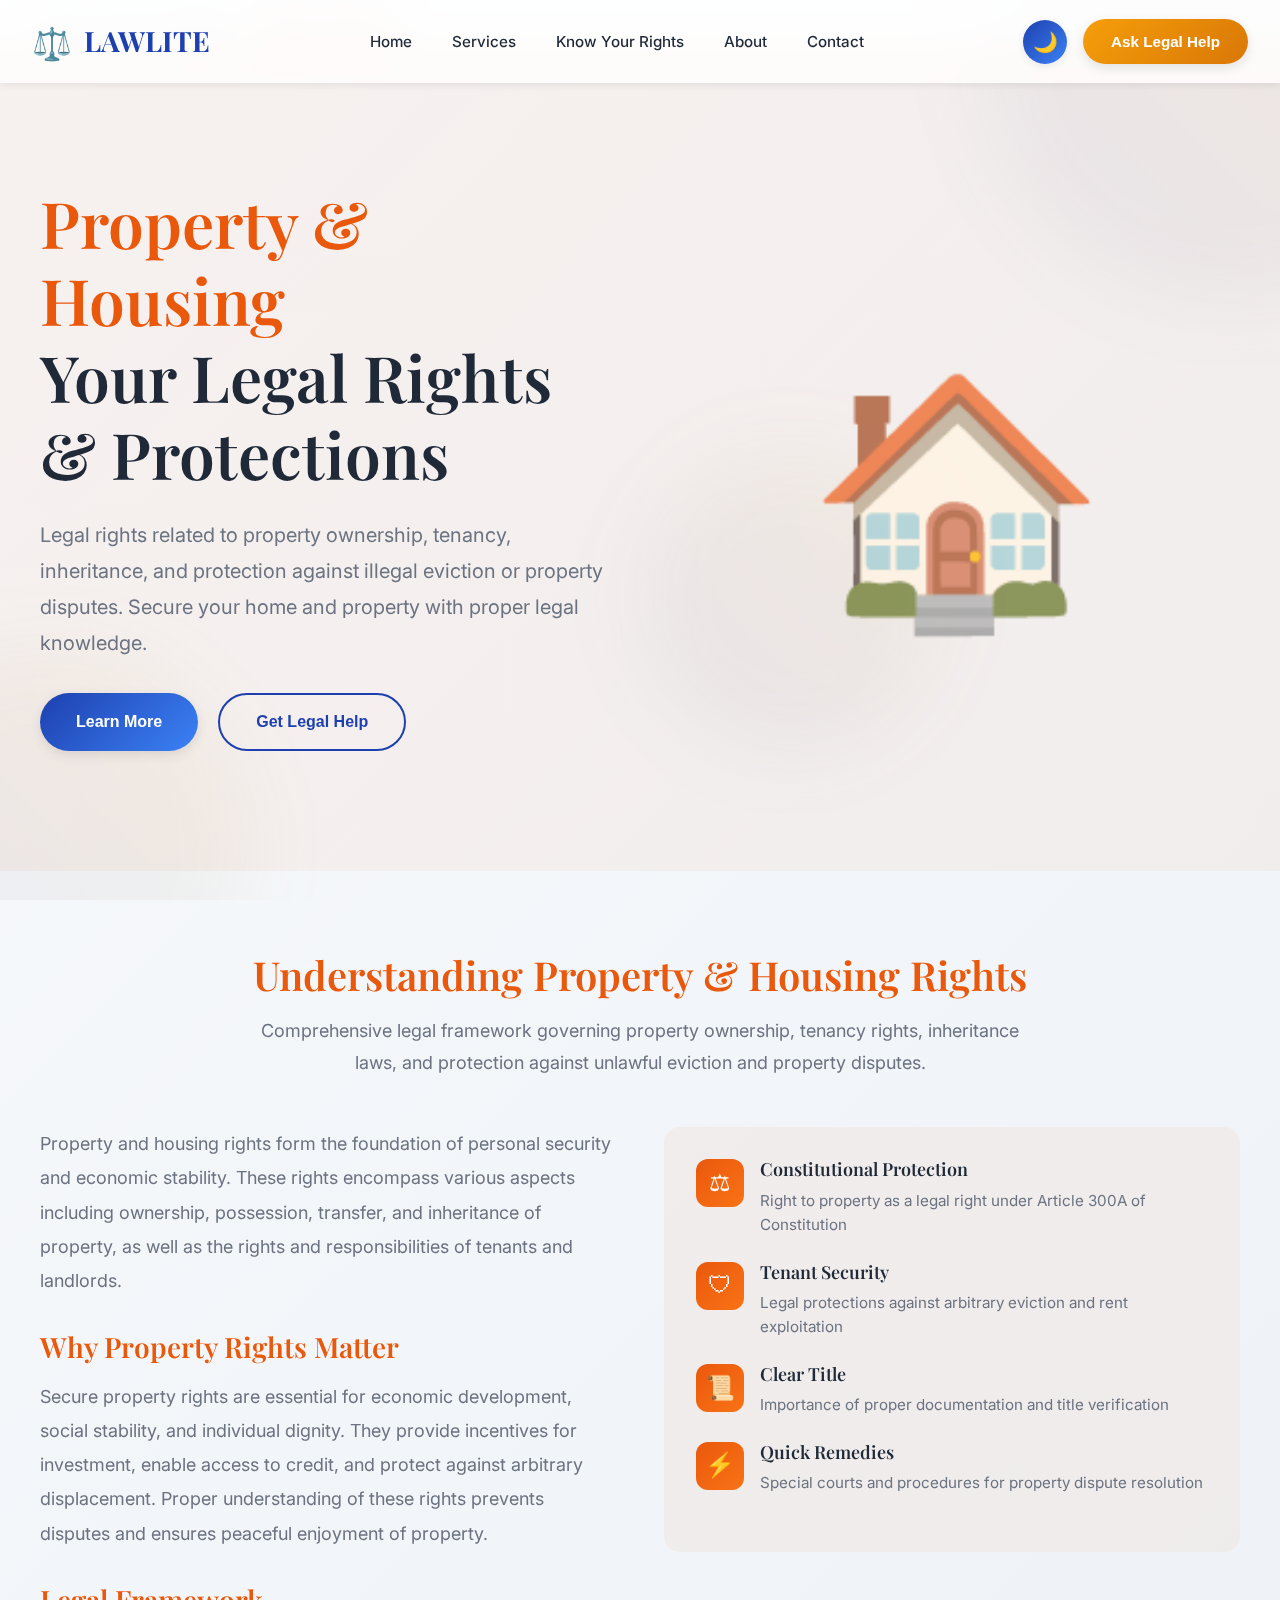
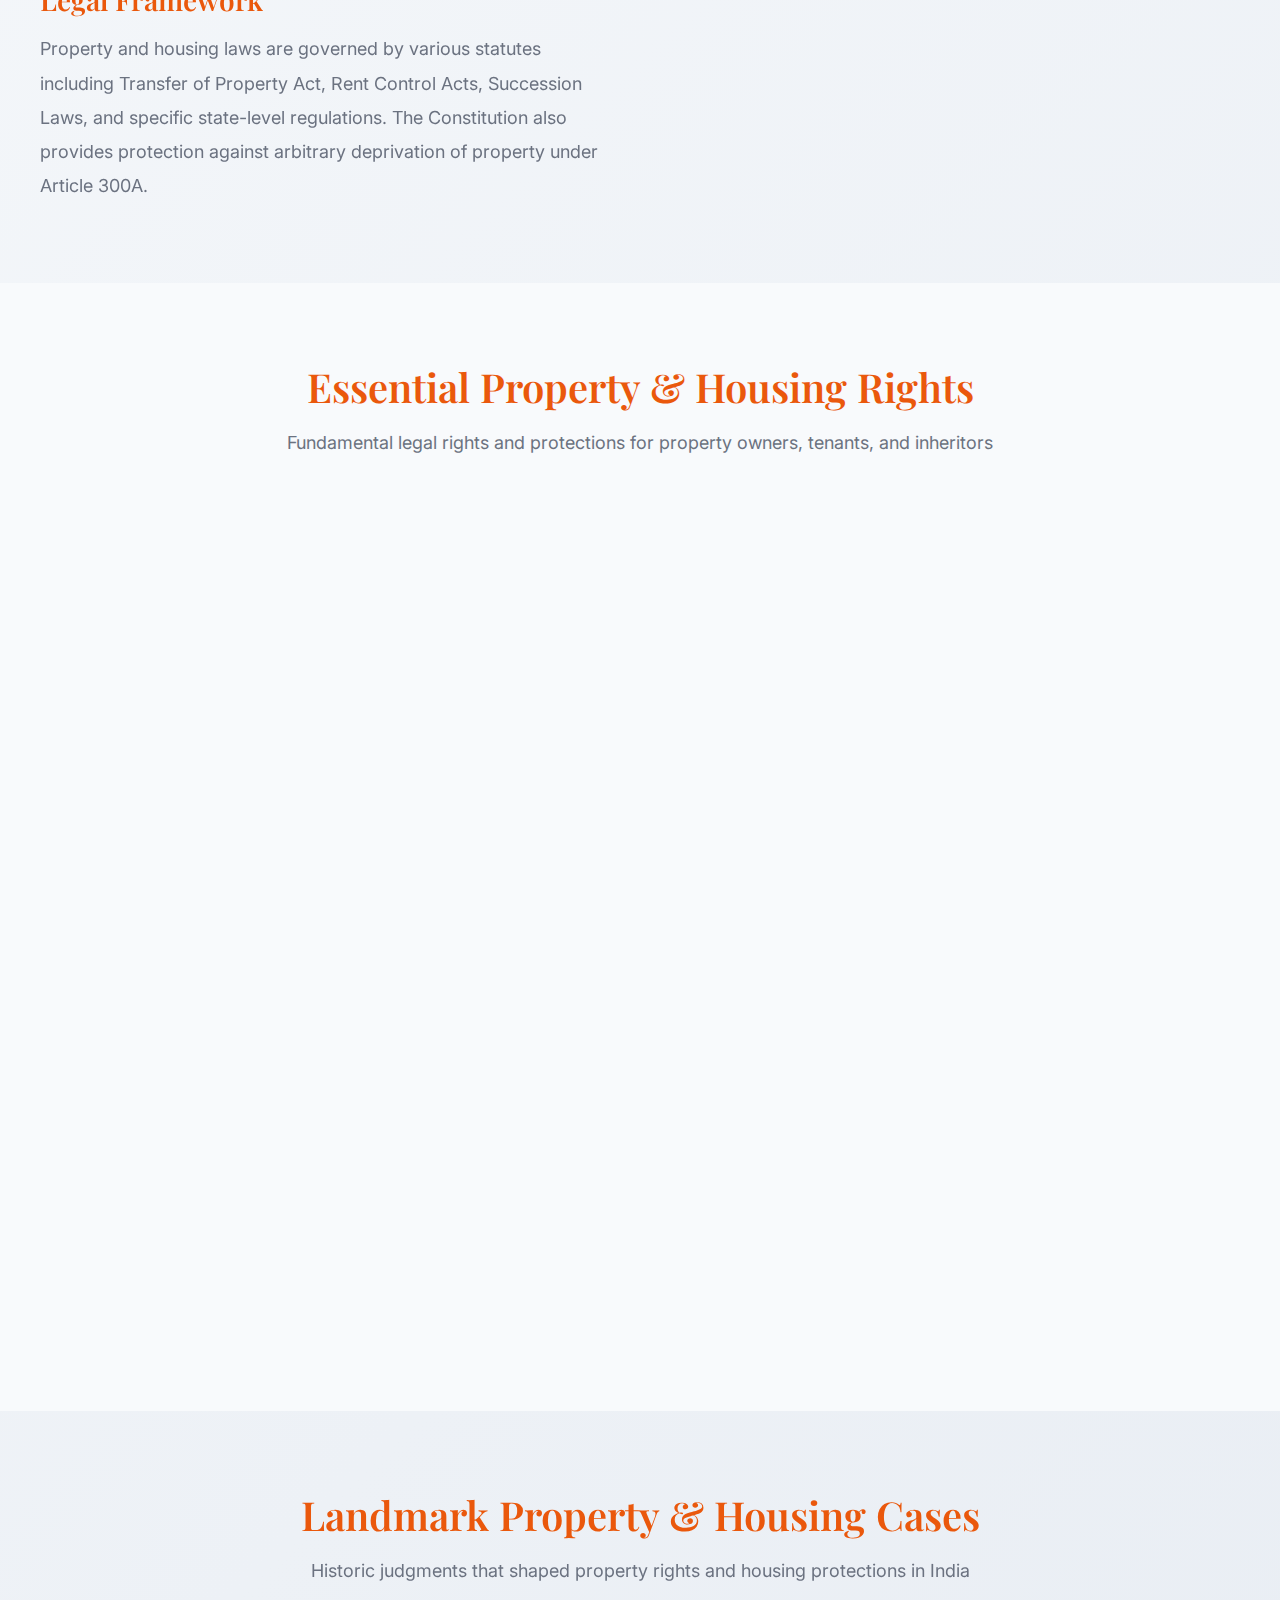
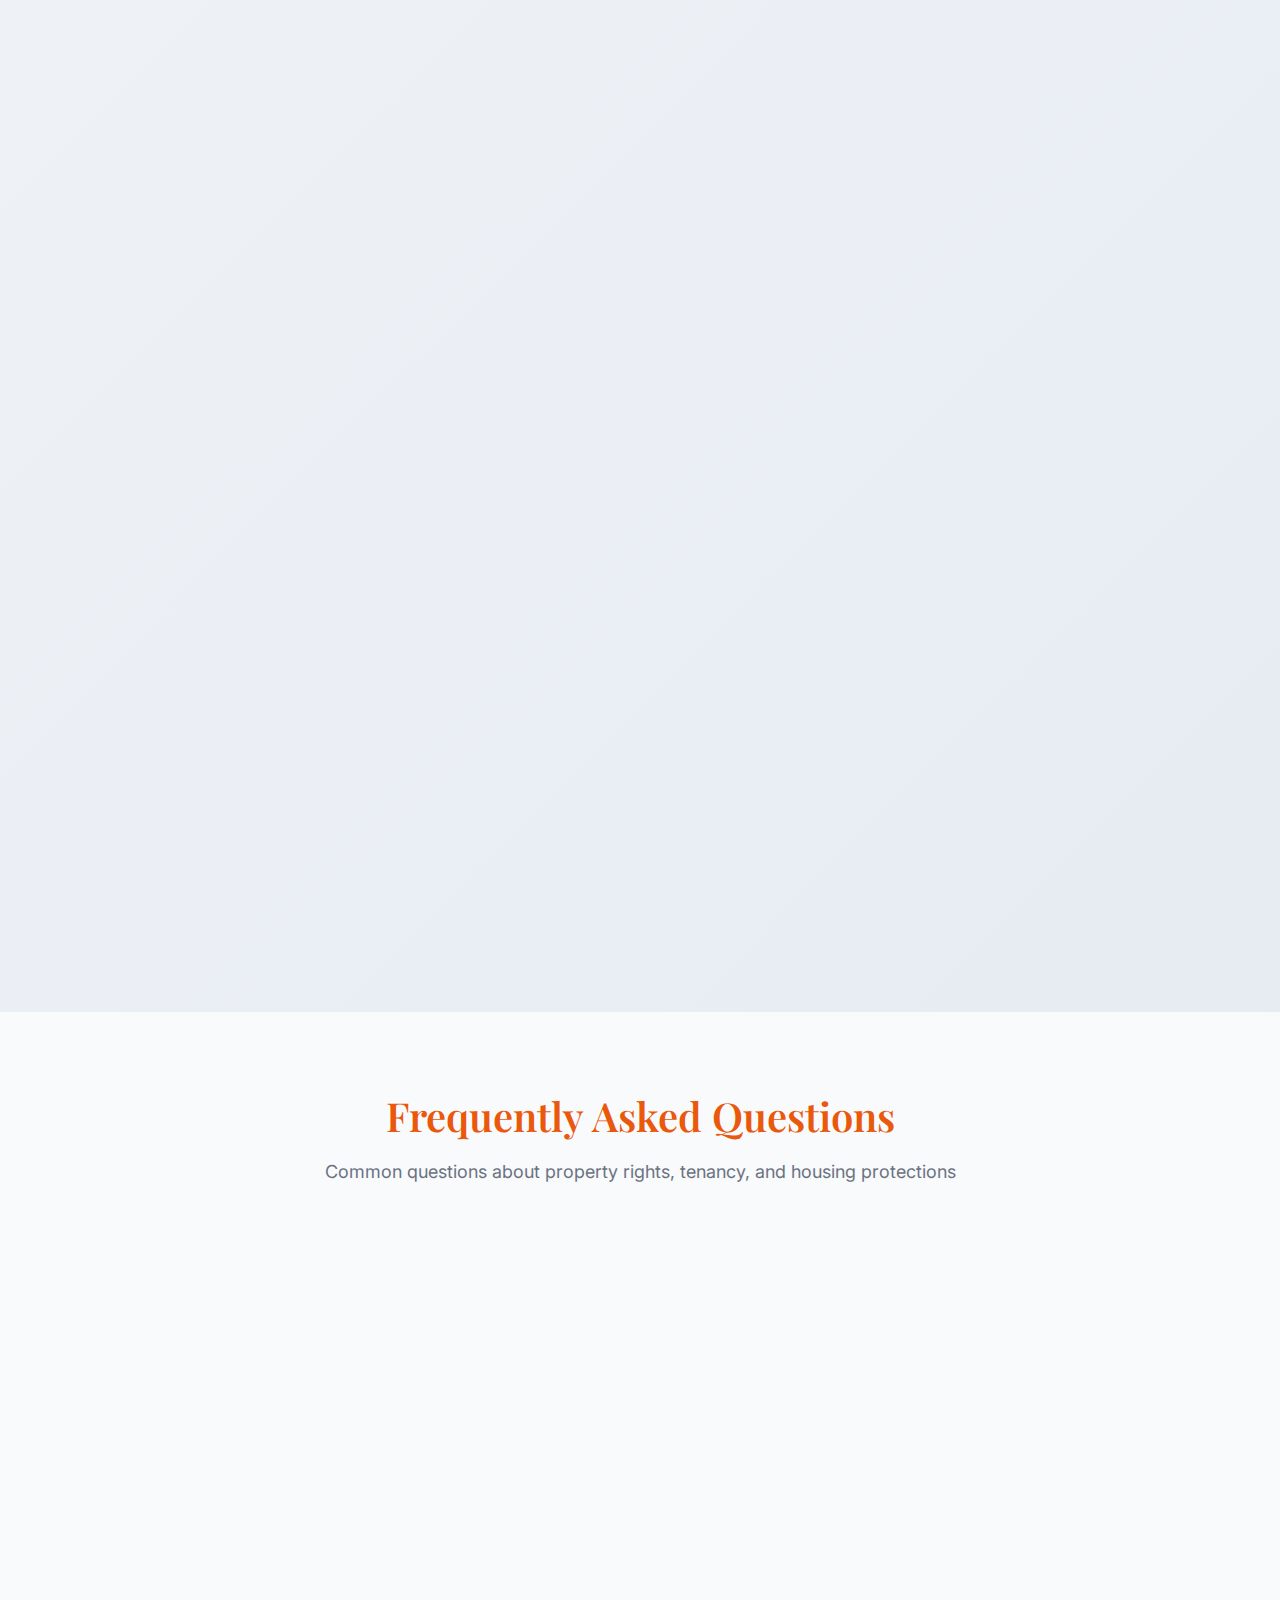
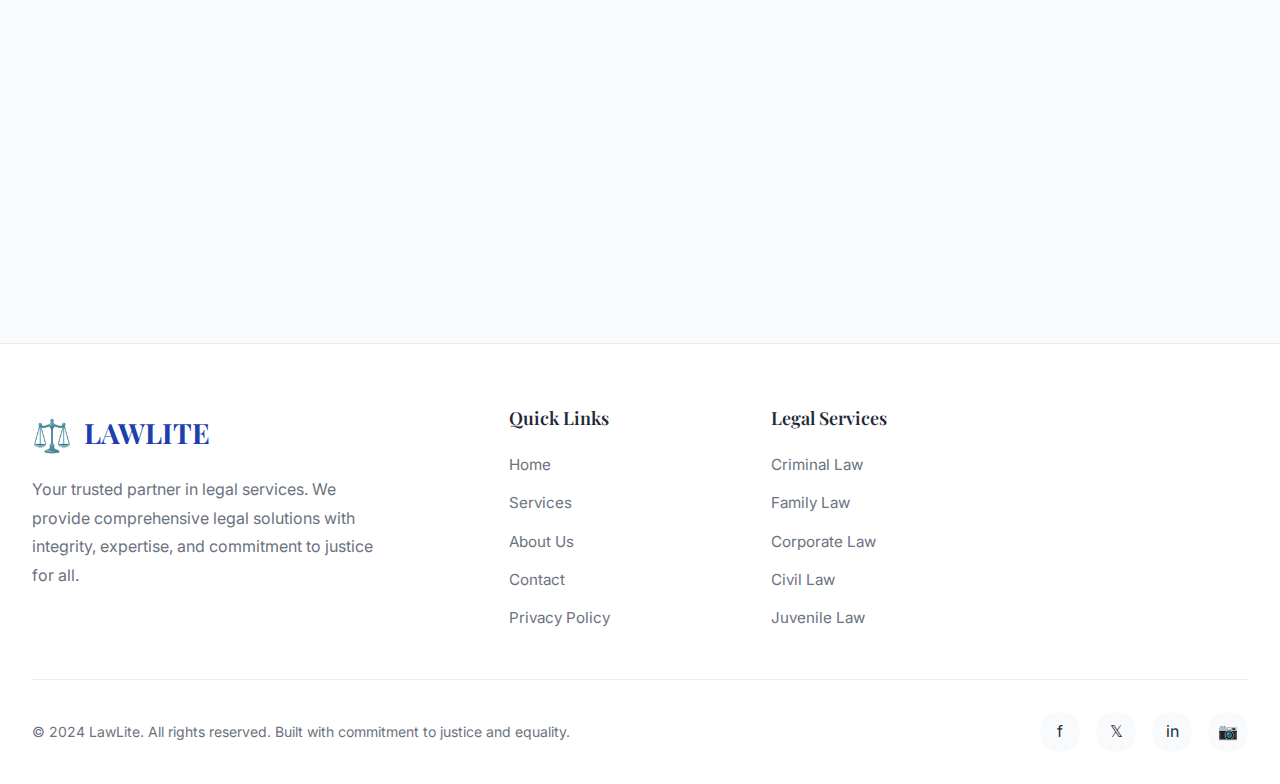
<file: LawLite/frontend/rights/propertyhousing.html>
<!DOCTYPE html>
<html lang="en">
<head>
    <meta charset="UTF-8">
    <meta name="viewport" content="width=device-width, initial-scale=1.0">
    <title>Property & Housing - LawLite</title>
    <link rel="preconnect" href="https://fonts.googleapis.com">
    <link rel="preconnect" href="https://fonts.gstatic.com" crossorigin>
    <link href="https://fonts.googleapis.com/css2?family=Inter:wght@300;400;500;600;700;800&family=Playfair+Display:wght@400;500;600;700;800&display=swap" rel="stylesheet">
    <link rel="stylesheet" href="../home/style.css">
    <style>
        /* Page-specific accent colors */
        :root {
            --page-accent: #ea580c;
            --page-accent-light: #f97316;
            --page-gradient: linear-gradient(135deg, #ea580c 0%, #f97316 100%);
        }

        /* Hero Banner */
        .detail-hero {
            min-height: 60vh;
            background: linear-gradient(135deg, rgba(234, 88, 12, 0.05), rgba(249, 115, 22, 0.05));
            display: flex;
            align-items: center;
            padding: 8rem 2rem 4rem;
            position: relative;
            overflow: hidden;
        }

        .detail-hero::before {
            content: '';
            position: absolute;
            top: 0;
            left: 0;
            right: 0;
            height: 4px;
            background: var(--page-gradient);
        }

        .detail-hero-content {
            max-width: 1200px;
            margin: 0 auto;
            display: grid;
            grid-template-columns: 1fr 1fr;
            gap: 4rem;
            align-items: center;
        }

        .hero-text h1 {
            font-size: 4rem;
            margin-bottom: 1.5rem;
            color: var(--text-primary);
        }

        .hero-accent {
            color: var(--page-accent);
        }

        .hero-text p {
            font-size: 1.25rem;
            color: var(--text-secondary);
            line-height: 1.8;
            margin-bottom: 2rem;
        }

        .hero-illustration {
            font-size: 15rem;
            text-align: center;
            opacity: 0.8;
            animation: float-subtle 4s ease-in-out infinite;
        }

        @keyframes float-subtle {
            0%, 100% { transform: translateY(0); }
            50% { transform: translateY(-20px); }
        }

        /* Breadcrumb Navigation */
        .breadcrumb {
            background: var(--bg-secondary);
            padding: 1rem 2rem;
            border-bottom: 1px solid rgba(234, 88, 12, 0.1);
        }

        .breadcrumb-container {
            max-width: 1200px;
            margin: 0 auto;
            display: flex;
            align-items: center;
            gap: 0.5rem;
            font-size: 0.95rem;
        }

        .breadcrumb a {
            color: var(--text-secondary);
            text-decoration: none;
            transition: color 0.3s;
        }

        .breadcrumb a:hover {
            color: var(--page-accent);
        }

        .breadcrumb-current {
            color: var(--page-accent);
            font-weight: 600;
        }

        /* Content Sections */
        .content-section {
            padding: 5rem 2rem;
            position: relative;
        }

        .content-section:nth-child(even) {
            background: var(--bg-secondary);
        }

        .section-container {
            max-width: 1200px;
            margin: 0 auto;
        }

        .section-heading {
            font-size: 2.5rem;
            color: var(--page-accent);
            margin-bottom: 1rem;
            text-align: center;
        }

        .section-intro {
            font-size: 1.125rem;
            color: var(--text-secondary);
            text-align: center;
            max-width: 800px;
            margin: 0 auto 3rem;
            line-height: 1.8;
        }

        /* Key Rights Grid */
        .rights-grid-detail {
            display: grid;
            grid-template-columns: repeat(auto-fit, minmax(300px, 1fr));
            gap: 2rem;
            margin-top: 3rem;
        }

        .right-card {
            background: var(--bg-primary);
            border: 2px solid rgba(234, 88, 12, 0.1);
            border-radius: 16px;
            padding: 2rem;
            transition: all 0.3s;
            position: relative;
            overflow: hidden;
        }

        .right-card::before {
            content: '';
            position: absolute;
            top: 0;
            left: 0;
            width: 4px;
            height: 100%;
            background: var(--page-gradient);
            transform: scaleY(0);
            transition: transform 0.3s;
        }

        .right-card:hover {
            transform: translateY(-5px);
            box-shadow: var(--shadow-lg);
            border-color: var(--page-accent);
        }

        .right-card:hover::before {
            transform: scaleY(1);
        }

        .right-number {
            display: inline-block;
            width: 48px;
            height: 48px;
            background: var(--page-gradient);
            color: white;
            border-radius: 12px;
            display: flex;
            align-items: center;
            justify-content: center;
            font-weight: 700;
            font-size: 1.25rem;
            margin-bottom: 1rem;
        }

        .right-card h3 {
            font-size: 1.5rem;
            color: var(--text-primary);
            margin-bottom: 1rem;
        }

        .right-card p {
            color: var(--text-secondary);
            line-height: 1.7;
        }

        /* Case Studies */
        .case-study {
            background: var(--bg-primary);
            border-left: 4px solid var(--page-accent);
            border-radius: 12px;
            padding: 2rem;
            margin-bottom: 2rem;
            box-shadow: var(--shadow-sm);
            transition: all 0.3s;
        }

        .case-study:hover {
            box-shadow: var(--shadow-md);
            transform: translateX(5px);
        }

        .case-title {
            font-size: 1.5rem;
            color: var(--page-accent);
            margin-bottom: 1rem;
            font-weight: 600;
        }

        .case-content {
            color: var(--text-secondary);
            line-height: 1.8;
            margin-bottom: 1rem;
        }

        .case-outcome {
            background: rgba(234, 88, 12, 0.1);
            padding: 1rem;
            border-radius: 8px;
            margin-top: 1rem;
        }

        .case-outcome strong {
            color: var(--page-accent);
        }

        /* FAQ Section */
        .faq-container {
            max-width: 900px;
            margin: 0 auto;
        }

        .faq-item {
            background: var(--bg-primary);
            border: 1px solid rgba(234, 88, 12, 0.1);
            border-radius: 12px;
            margin-bottom: 1rem;
            overflow: hidden;
            transition: all 0.3s;
        }

        .faq-question {
            padding: 1.5rem;
            cursor: pointer;
            display: flex;
            justify-content: space-between;
            align-items: center;
            font-weight: 600;
            color: var(--text-primary);
            transition: all 0.3s;
        }

        .faq-question:hover {
            background: rgba(234, 88, 12, 0.05);
            color: var(--page-accent);
        }

        .faq-icon {
            font-size: 1.5rem;
            transition: transform 0.3s;
        }

        .faq-item.active .faq-icon {
            transform: rotate(45deg);
        }

        .faq-answer {
            max-height: 0;
            overflow: hidden;
            transition: max-height 0.3s ease-out;
            padding: 0 1.5rem;
        }

        .faq-item.active .faq-answer {
            max-height: 500px;
            padding: 0 1.5rem 1.5rem;
        }

        .faq-answer p {
            color: var(--text-secondary);
            line-height: 1.8;
        }

        /* Overview Section */
        .overview-content {
            display: grid;
            grid-template-columns: 1fr 1fr;
            gap: 3rem;
            align-items: start;
        }

        .overview-text {
            color: var(--text-secondary);
            line-height: 1.9;
            font-size: 1.125rem;
        }

        .overview-text h3 {
            color: var(--page-accent);
            font-size: 1.75rem;
            margin: 2rem 0 1rem;
        }

        .overview-highlights {
            background: linear-gradient(135deg, rgba(234, 88, 12, 0.05), rgba(249, 115, 22, 0.05));
            border-radius: 16px;
            padding: 2rem;
        }

        .highlight-item {
            display: flex;
            align-items: start;
            gap: 1rem;
            margin-bottom: 1.5rem;
        }

        .highlight-icon {
            width: 48px;
            height: 48px;
            background: var(--page-gradient);
            color: white;
            border-radius: 12px;
            display: flex;
            align-items: center;
            justify-content: center;
            font-size: 1.5rem;
            flex-shrink: 0;
        }

        .highlight-text h4 {
            color: var(--text-primary);
            margin-bottom: 0.5rem;
            font-size: 1.125rem;
        }

        .highlight-text p {
            color: var(--text-secondary);
            line-height: 1.6;
            font-size: 0.95rem;
        }

        @media (max-width: 768px) {
            .detail-hero-content {
                grid-template-columns: 1fr;
            }

            .hero-text h1 {
                font-size: 2.5rem;
            }

            .hero-illustration {
                font-size: 8rem;
            }

            .overview-content {
                grid-template-columns: 1fr;
            }

            .cta-buttons {
                flex-direction: column;
            }
        }
    </style>
</head>

<body>
    <!-- Animated Background -->
    <div class="bg-decoration">
        <div class="floating-shape shape-1"></div>
        <div class="floating-shape shape-2"></div>
        <div class="floating-shape shape-3"></div>
    </div>

    <!-- Navigation -->
    <nav class="navbar" id="navbar">
        <div class="nav-container">
            <div class="logo">
                <span class="logo-icon">⚖️</span>
                <span class="logo-text">LAWLITE</span>
            </div>
            <ul class="nav-links">
                <li><a href="../home/index.html" class="nav-link">Home</a></li>
                <li><a href="../home/index.html#services" class="nav-link">Services</a></li>
                <li><a href="../home/index.html#rights" class="nav-link">Know Your Rights</a></li>
                <li><a href="../home/index.html#about" class="nav-link">About</a></li>
                <li><a href="../home/index.html#contact" class="nav-link">Contact</a></li>
            </ul>
            <div class="nav-actions">
                <button class="dark-mode-toggle" id="darkModeToggle">🌙</button>
                <button class="cta-button" onclick="window.location.href='../home/index.html#form-section'">Ask Legal Help</button>
            </div>
        </div>
    </nav>

    <!-- Breadcrumb -->
    <div class="breadcrumb">
        <div class="breadcrumb-container">
            <a href="../home/index.html">Home</a>
            <span>›</span>
            <a href="../home/index.html#rights">Know Your Rights</a>
            <span>›</span>
            <span class="breadcrumb-current">Property & Housing</span>
        </div>
    </div>

    <!-- Hero Banner -->
    <section class="detail-hero">
        <div class="detail-hero-content">
            <div class="hero-text">
                <h1>
                    <span class="hero-accent">Property & Housing</span><br>
                    Your Legal Rights & Protections
                </h1>
                <p>
                    Legal rights related to property ownership, tenancy, inheritance, and protection against 
                    illegal eviction or property disputes. Secure your home and property with proper legal knowledge.
                </p>
                <div class="hero-buttons">
                    <button class="btn-primary" onclick="document.querySelector('.content-section').scrollIntoView({behavior: 'smooth'})">
                        Learn More
                    </button>
                    <button class="btn-secondary" onclick="window.location.href='../home/index.html#contact'">
                        Get Legal Help
                    </button>
                </div>
            </div>
            <div class="hero-illustration">🏠</div>
        </div>
    </section>

    <!-- Overview Section -->
    <section class="content-section">
        <div class="section-container">
            <h2 class="section-heading">Understanding Property & Housing Rights</h2>
            <p class="section-intro">
                Comprehensive legal framework governing property ownership, tenancy rights, inheritance laws, 
                and protection against unlawful eviction and property disputes.
            </p>

            <div class="overview-content">
                <div class="overview-text">
                    <p>
                        Property and housing rights form the foundation of personal security and economic stability. 
                        These rights encompass various aspects including ownership, possession, transfer, and 
                        inheritance of property, as well as the rights and responsibilities of tenants and landlords.
                    </p>

                    <h3>Why Property Rights Matter</h3>
                    <p>
                        Secure property rights are essential for economic development, social stability, and 
                        individual dignity. They provide incentives for investment, enable access to credit, 
                        and protect against arbitrary displacement. Proper understanding of these rights prevents 
                        disputes and ensures peaceful enjoyment of property.
                    </p>

                    <h3>Legal Framework</h3>
                    <p>
                        Property and housing laws are governed by various statutes including Transfer of Property Act, 
                        Rent Control Acts, Succession Laws, and specific state-level regulations. The Constitution 
                        also provides protection against arbitrary deprivation of property under Article 300A.
                    </p>
                </div>

                <div class="overview-highlights">
                    <div class="highlight-item">
                        <div class="highlight-icon">⚖</div>
                        <div class="highlight-text">
                            <h4>Constitutional Protection</h4>
                            <p>Right to property as a legal right under Article 300A of Constitution</p>
                        </div>
                    </div>

                    <div class="highlight-item">
                        <div class="highlight-icon">🛡</div>
                        <div class="highlight-text">
                            <h4>Tenant Security</h4>
                            <p>Legal protections against arbitrary eviction and rent exploitation</p>
                        </div>
                    </div>

                    <div class="highlight-item">
                        <div class="highlight-icon">📜</div>
                        <div class="highlight-text">
                            <h4>Clear Title</h4>
                            <p>Importance of proper documentation and title verification</p>
                        </div>
                    </div>

                    <div class="highlight-item">
                        <div class="highlight-icon">⚡</div>
                        <div class="highlight-text">
                            <h4>Quick Remedies</h4>
                            <p>Special courts and procedures for property dispute resolution</p>
                        </div>
                    </div>
                </div>
            </div>
        </div>
    </section>

    <!-- Key Rights Section -->
    <section class="content-section">
        <div class="section-container">
            <h2 class="section-heading">Essential Property & Housing Rights</h2>
            <p class="section-intro">
                Fundamental legal rights and protections for property owners, tenants, and inheritors
            </p>

            <div class="rights-grid-detail">
                <div class="right-card">
                    <div class="right-number">1</div>
                    <h3>Tenant Rights and Responsibilities</h3>
                    <p>
                        Rights to peaceful possession, essential services, and protection from arbitrary eviction. 
                        Responsibilities include paying rent on time, maintaining the property, and following lease 
                        terms. Rent control laws regulate rent increases and provide security of tenure.
                    </p>
                </div>

                <div class="right-card">
                    <div class="right-number">2</div>
                    <h3>Property Ownership Laws</h3>
                    <p>
                        Rights to use, enjoy, and dispose of property. Protection against unlawful acquisition 
                        and trespass. Requirements for proper documentation, registration, and title verification. 
                        Special provisions for agricultural land, joint family property, and co-ownership.
                    </p>
                </div>

                <div class="right-card">
                    <div class="right-number">3</div>
                    <h3>Inheritance and Succession</h3>
                    <p>
                        Legal framework for inheritance under Hindu Succession Act, Indian Succession Act, and 
                        Muslim Personal Law. Rights of legal heirs, procedures for succession certificate and 
                        probate, and special provisions for women's inheritance rights and agricultural property.
                    </p>
                </div>

                <div class="right-card">
                    <div class="right-number">4</div>
                    <h3>Housing and Eviction Protection</h3>
                    <p>
                        Protection against illegal eviction through due process requirements. Rights to notice, 
                        hearing, and alternative accommodation in certain cases. Special protections for slum 
                        dwellers and residents of redevelopment projects under various housing schemes.
                    </p>
                </div>

                <div class="right-card">
                    <div class="right-number">5</div>
                    <h3>Property Documentation & Registration</h3>
                    <p>
                        Legal requirements for property documents including sale deeds, agreements, titles, 
                        and encumbrance certificates. Mandatory registration procedures, stamp duty payments, 
                        and importance of mutation records for establishing clear title.
                    </p>
                </div>

                <div class="right-card">
                    <div class="right-number">6</div>
                    <h3>Dispute Resolution Mechanisms</h3>
                    <p>
                        Special courts and procedures for property disputes including civil courts, revenue courts, 
                        and consumer forums. Alternative dispute resolution through mediation and arbitration. 
                        Specific laws for partition suits, boundary disputes, and title conflicts.
                    </p>
                </div>
            </div>
        </div>
    </section>

    <!-- Case Studies Section -->
    <section class="content-section">
        <div class="section-container">
            <h2 class="section-heading">Landmark Property & Housing Cases</h2>
            <p class="section-intro">
                Historic judgments that shaped property rights and housing protections in India
            </p>

            <div class="case-study">
                <h3 class="case-title">Kedar Nath v. State of West Bengal (1953)</h3>
                <p class="case-content">
                    This landmark case dealt with the constitutional validity of land acquisition and the right to 
                    property. The Supreme Court emphasized that while the right to property is not a fundamental right, 
                    it remains a constitutional right that cannot be taken away without due process of law.
                </p>
                <div class="case-outcome">
                    <strong>Outcome:</strong> Established that deprivation of property must follow due process and 
                    compensation principles, laying foundation for property rights protection under Article 300A.
                </div>
            </div>

            <div class="case-study">
                <h3 class="case-title">Olga Tellis v. Bombay Municipal Corporation (1985)</h3>
                <p class="case-content">
                    This case addressed the rights of pavement dwellers and slum residents against arbitrary eviction. 
                    The Supreme Court held that the right to livelihood is part of the right to life under Article 21, 
                    and eviction without providing alternative accommodation violates fundamental rights.
                </p>
                <div class="case-outcome">
                    <strong>Outcome:</strong> Established that eviction must follow due process and consideration of 
                    alternative arrangements, particularly for economically weaker sections.
                </div>
            </div>

            <div class="case-study">
                <h3 class="case-title">Vineeta Sharma v. Rakesh Sharma (2020)</h3>
                <p class="case-content">
                    This landmark judgment dealt with Hindu women's inheritance rights in ancestral property. The 
                    Supreme Court ruled that daughters have equal coparcenary rights in Hindu Undivided Family 
                    property by birth, irrespective of whether the father was alive when the Hindu Succession Act 
                    was amended in 2005.
                </p>
                <div class="case-outcome">
                    <strong>Outcome:</strong> Strengthened gender equality in property rights, ensuring daughters 
                    have equal inheritance rights in ancestral property as sons.
                </div>
            </div>
        </div>
    </section>

    <!-- FAQ Section -->
    <section class="content-section">
        <div class="section-container">
            <h2 class="section-heading">Frequently Asked Questions</h2>
            <p class="section-intro">
                Common questions about property rights, tenancy, and housing protections
            </p>

            <div class="faq-container">
                <div class="faq-item">
                    <div class="faq-question">
                        <span>What are the essential documents required for property purchase?</span>
                        <span class="faq-icon">+</span>
                    </div>
                    <div class="faq-answer">
                        <p>
                            Essential documents include: Title deed showing clear ownership chain, Encumbrance 
                            Certificate (last 30 years), Property tax receipts, Building approval plans, 
                            Khata certificate and extract, Sale agreement, Mother deed, Survey documents, 
                            and No Objection Certificates from relevant authorities. Always verify documents 
                            through a legal expert before purchase.
                        </p>
                    </div>
                </div>

                <div class="faq-item">
                    <div class="faq-question">
                        <span>Can a landlord evict a tenant without notice?</span>
                        <span class="faq-icon">+</span>
                    </div>
                    <div class="faq-answer">
                        <p>
                            No, landlords cannot evict tenants without proper notice and due process. The specific 
                            notice period and procedure depend on state rent control laws. Generally, landlords must 
                            provide written notice stating valid grounds for eviction (such as non-payment of rent, 
                            subletting without permission, or personal requirement), and obtain a court order for 
                            eviction. Self-help eviction without court order is illegal.
                        </p>
                    </div>
                </div>

                <div class="faq-item">
                    <div class="faq-question">
                        <span>What are the inheritance rights of daughters in ancestral property?</span>
                        <span class="faq-icon">+</span>
                    </div>
                    <div class="faq-answer">
                        <p>
                            After the landmark Vineeta Sharma case (2020), daughters have equal coparcenary rights 
                            in ancestral property by birth, just like sons. This right is available regardless of 
                            whether the father was alive on September 9, 2005 (when Hindu Succession Act was amended) 
                            or not. Daughters have the same rights and liabilities in the ancestral property as sons.
                        </p>
                    </div>
                </div>

                <div class="faq-item">
                    <div class="faq-question">
                        <span>What is the difference between lease and license agreement?</span>
                        <span class="faq-icon">+</span>
                    </div>
                    <div class="faq-answer">
                        <p>
                            A lease creates an interest in the property and provides exclusive possession to the 
                            tenant, while a license merely grants permission to use the property without creating 
                            any interest. Lease agreements are governed by rent control laws and provide stronger 
                            tenant protections, while license agreements are easier to terminate and don't create 
                            tenancy rights. The intention of parties and exclusivity of possession determine the nature.
                        </p>
                    </div>
                </div>

                <div class="faq-item">
                    <div class="faq-question">
                        <span>How can property disputes be resolved quickly?</span>
                        <span class="faq-icon">+</span>
                    </div>
                    <div class="faq-answer">
                        <p>
                            Property disputes can be resolved through: Civil courts for title disputes and partition 
                            suits, Revenue courts for agricultural land disputes, Consumer forums for deficiency in 
                            real estate services, Mediation and arbitration for faster resolution, Lok Adalats for 
                            amicable settlement, and Specific Performance suits for enforcement of agreements. 
                            Choosing the appropriate forum depends on the nature of the dispute.
                        </p>
                    </div>
                </div>

                <div class="faq-item">
                    <div class="faq-question">
                        <span>What protections exist against illegal property acquisition?</span>
                        <span class="faq-icon">+</span>
                    </div>
                    <div class="faq-answer">
                        <p>
                            Protections include: Constitutional right under Article 300A against deprivation without 
                            authority of law, Requirement of public purpose for acquisition, Mandatory compensation 
                            at market value, Right to hearing and objection, Judicial review of acquisition proceedings, 
                            and Rehabilitation and resettlement provisions under new land acquisition laws. 
                            Special protections exist for agricultural and tribal lands.
                        </p>
                    </div>
                </div>
            </div>
        </div>
    </section>

    <!-- Footer -->
    <footer class="site-footer">
        <div class="footer-content">
            <div class="footer-brand">
                <div class="footer-logo">
                    <span class="logo-icon">⚖️</span>
                    <span>LAWLITE</span>
                </div>
                <p class="footer-description">
                    Your trusted partner in legal services. We provide comprehensive legal solutions 
                    with integrity, expertise, and commitment to justice for all.
                </p>
            </div>
            
            <div class="footer-section">
                <h4>Quick Links</h4>
                <div class="footer-links">
                    <a href="../home/index.html#home">Home</a>
                    <a href="../home/index.html#services">Services</a>
                    <a href="../home/index.html#about">About Us</a>
                    <a href="../home/index.html#contact">Contact</a>
                    <a href="#">Privacy Policy</a>
                </div>
            </div>
            
            <div class="footer-section">
                <h4>Legal Services</h4>
                <div class="footer-links">
                    <a href="#">Criminal Law</a>
                    <a href="#">Family Law</a>
                    <a href="#">Corporate Law</a>
                    <a href="#">Civil Law</a>
                    <a href="#">Juvenile Law</a>
                </div>
            </div>
        </div>
        
        <div class="footer-bottom">
            <div class="copyright">
                © 2024 LawLite. All rights reserved. Built with commitment to justice and equality.
            </div>
            <div class="footer-social">
                <a href="#" aria-label="Facebook">f</a>
                <a href="#" aria-label="Twitter">𝕏</a>
                <a href="#" aria-label="LinkedIn">in</a>
                <a href="#" aria-label="Instagram">📷</a>
            </div>
        </div>
    </footer>

    <script>
        // FAQ Accordion functionality
        document.querySelectorAll('.faq-question').forEach(question => {
            question.addEventListener('click', () => {
                const faqItem = question.parentElement;
                const isActive = faqItem.classList.contains('active');

                // Close all FAQs
                document.querySelectorAll('.faq-item').forEach(item => {
                    item.classList.remove('active');
                });

                // Open clicked FAQ if it wasn't active
                if (!isActive) {
                    faqItem.classList.add('active');
                }
            });
        });

        // Smooth scroll animation for elements
        const observerOptions = {
            threshold: 0.1,
            rootMargin: '0px 0px -50px 0px'
        };

        const observer = new IntersectionObserver((entries) => {
            entries.forEach(entry => {
                if (entry.isIntersecting) {
                    entry.target.style.opacity = '1';
                    entry.target.style.transform = 'translateY(0)';
                }
            });
        }, observerOptions);

        document.querySelectorAll('.right-card, .case-study, .faq-item').forEach(el => {
            el.style.opacity = '0';
            el.style.transform = 'translateY(30px)';
            el.style.transition = 'opacity 0.6s ease, transform 0.6s ease';
            observer.observe(el);
        });

        // Dark mode toggle
        document.getElementById('darkModeToggle').addEventListener('click', () => {
            document.body.classList.toggle('dark-mode');
        });

        // Navbar scroll effect
        window.addEventListener('scroll', () => {
            const navbar = document.getElementById('navbar');
            if (window.scrollY > 100) {
                navbar.style.background = 'var(--bg-primary)';
                navbar.style.boxShadow = 'var(--shadow-sm)';
            } else {
                navbar.style.background = 'transparent';
                navbar.style.boxShadow = 'none';
            }
        });
    </script>
</body>
</html>
</file>
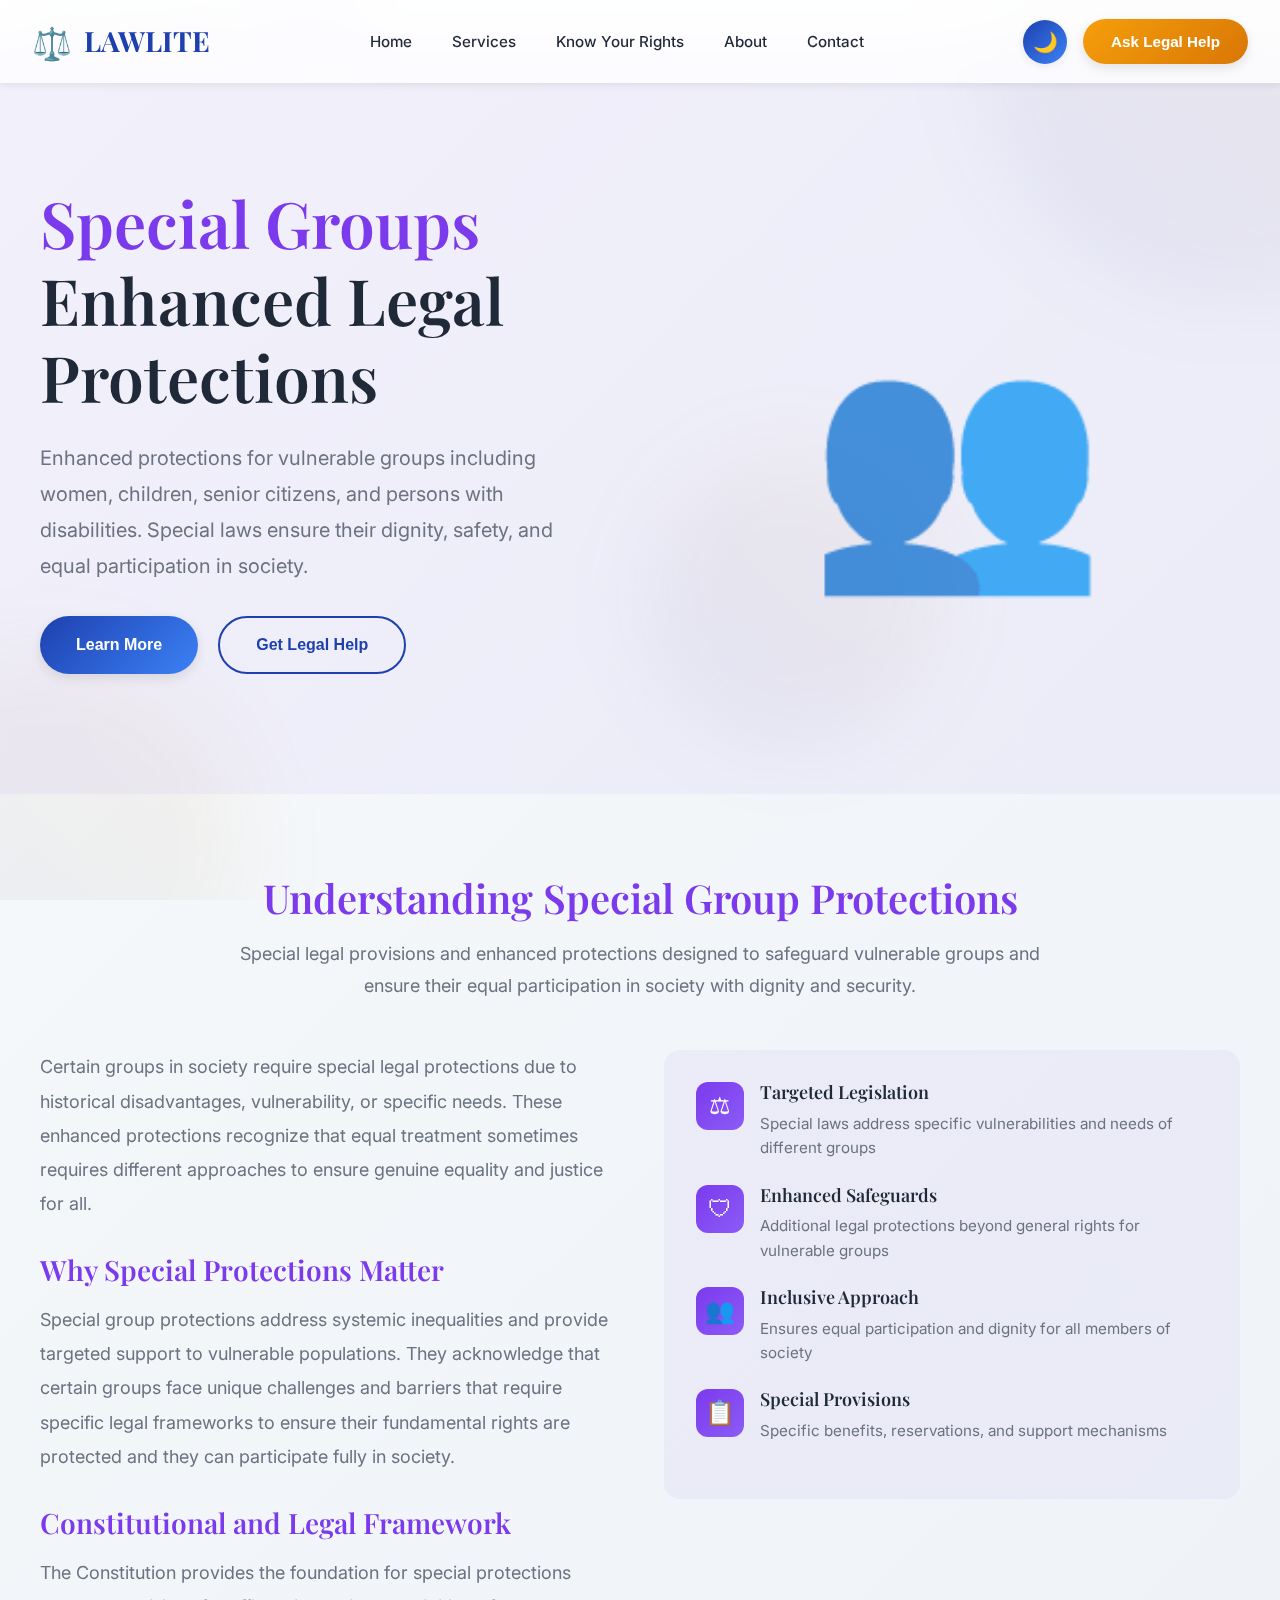
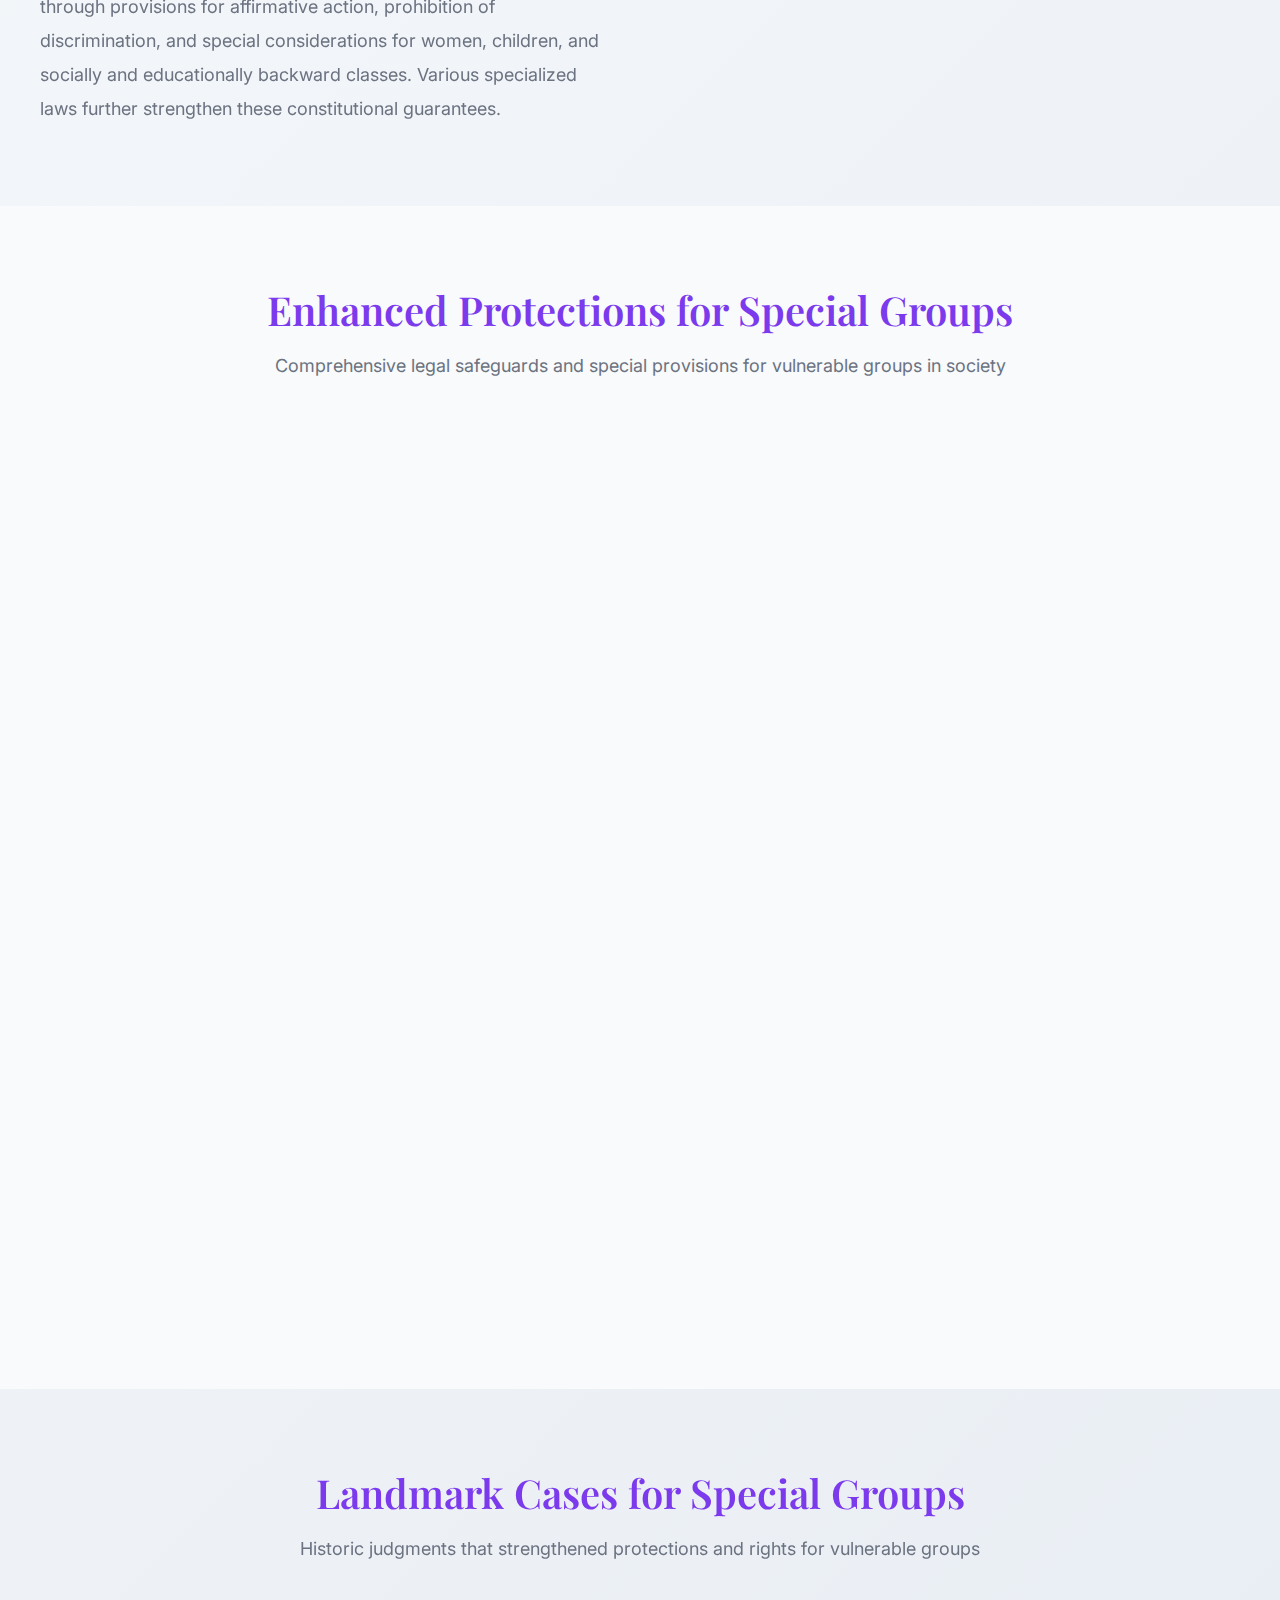
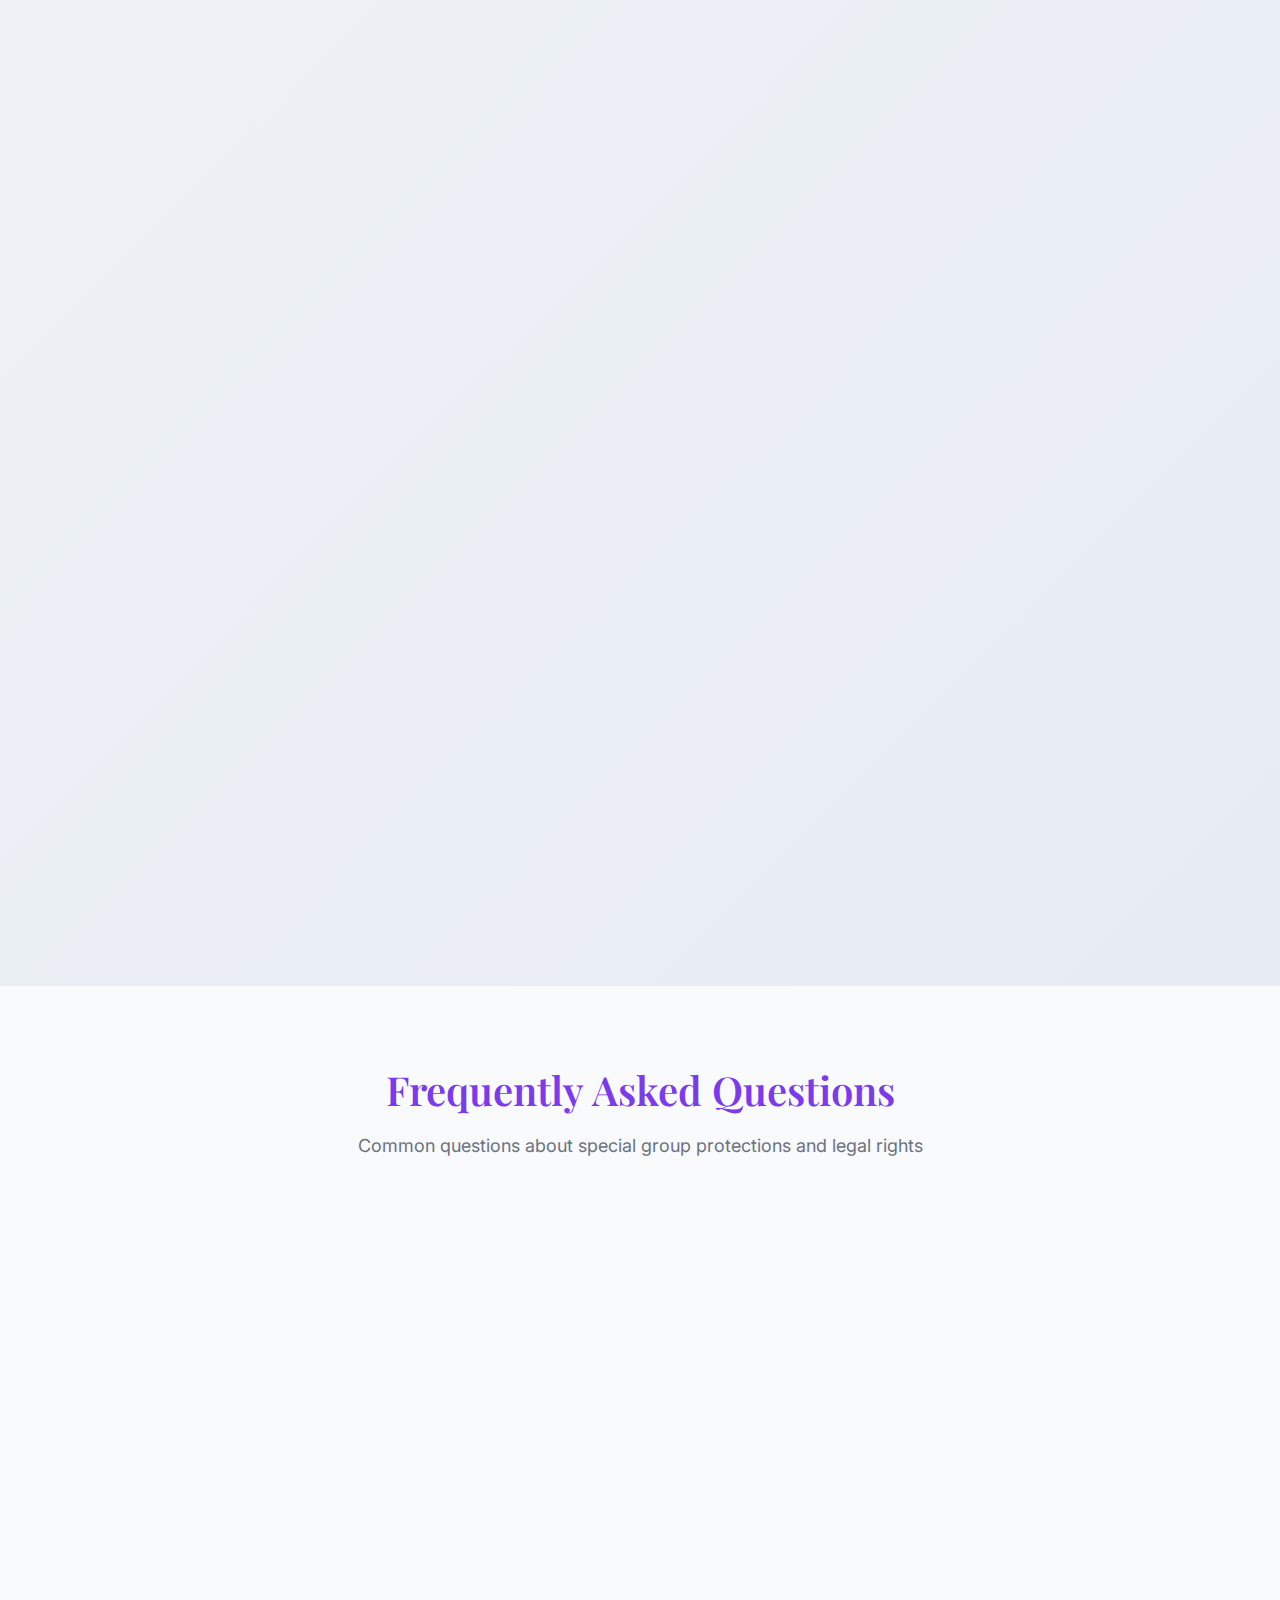
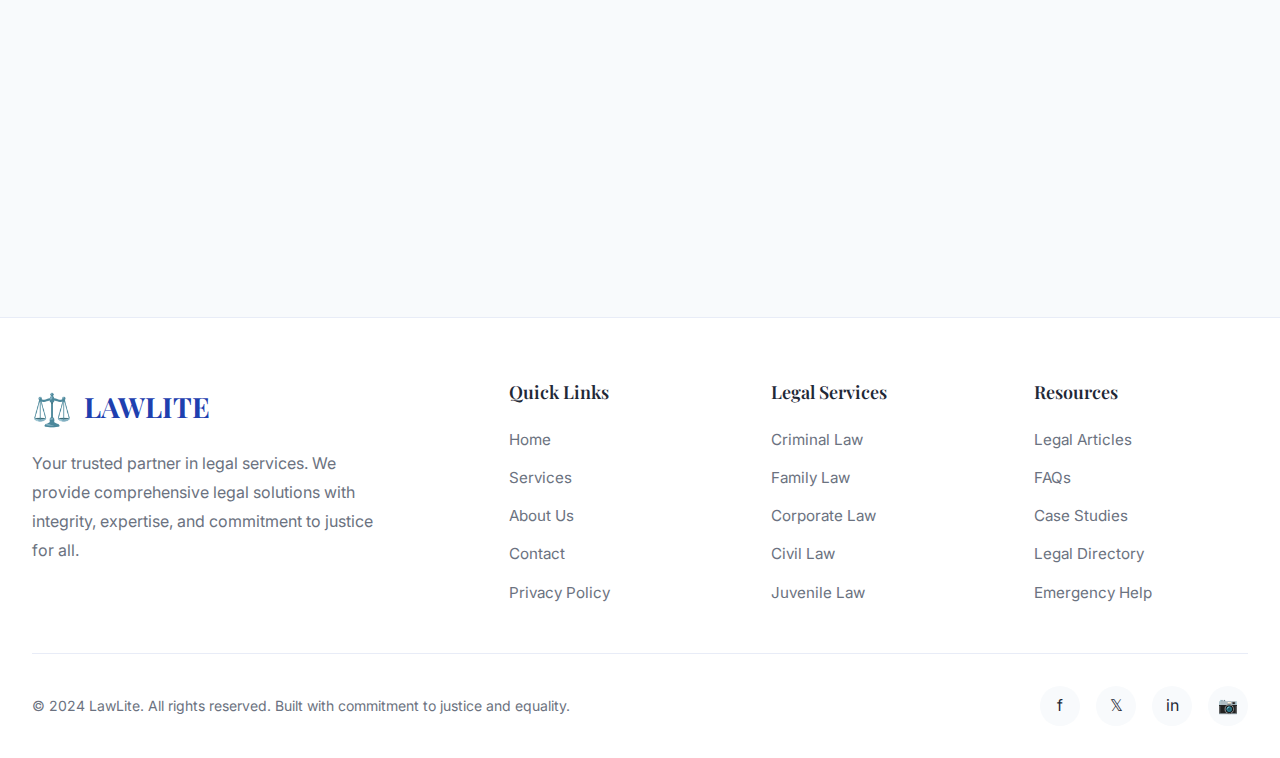
<file: LawLite/frontend/rights/specialgroups.html>
<!DOCTYPE html>
<html lang="en">
<head>
    <meta charset="UTF-8">
    <meta name="viewport" content="width=device-width, initial-scale=1.0">
    <title>Special Groups - LawLite</title>
    <link rel="preconnect" href="https://fonts.googleapis.com">
    <link rel="preconnect" href="https://fonts.gstatic.com" crossorigin>
    <link href="https://fonts.googleapis.com/css2?family=Inter:wght@300;400;500;600;700;800&family=Playfair+Display:wght@400;500;600;700;800&display=swap" rel="stylesheet">
    <link rel="stylesheet" href="../home/style.css">
    <style>
        /* Page-specific accent colors */
        :root {
            --page-accent: #7c3aed;
            --page-accent-light: #8b5cf6;
            --page-gradient: linear-gradient(135deg, #7c3aed 0%, #8b5cf6 100%);
        }

        /* Hero Banner */
        .detail-hero {
            min-height: 60vh;
            background: linear-gradient(135deg, rgba(124, 58, 237, 0.05), rgba(139, 92, 246, 0.05));
            display: flex;
            align-items: center;
            padding: 8rem 2rem 4rem;
            position: relative;
            overflow: hidden;
        }

        .detail-hero::before {
            content: '';
            position: absolute;
            top: 0;
            left: 0;
            right: 0;
            height: 4px;
            background: var(--page-gradient);
        }

        .detail-hero-content {
            max-width: 1200px;
            margin: 0 auto;
            display: grid;
            grid-template-columns: 1fr 1fr;
            gap: 4rem;
            align-items: center;
        }

        .hero-text h1 {
            font-size: 4rem;
            margin-bottom: 1.5rem;
            color: var(--text-primary);
        }

        .hero-accent {
            color: var(--page-accent);
        }

        .hero-text p {
            font-size: 1.25rem;
            color: var(--text-secondary);
            line-height: 1.8;
            margin-bottom: 2rem;
        }

        .hero-illustration {
            font-size: 15rem;
            text-align: center;
            opacity: 0.8;
            animation: float-subtle 4s ease-in-out infinite;
        }

        @keyframes float-subtle {
            0%, 100% { transform: translateY(0); }
            50% { transform: translateY(-20px); }
        }

        /* Breadcrumb Navigation */
        .breadcrumb {
            background: var(--bg-secondary);
            padding: 1rem 2rem;
            border-bottom: 1px solid rgba(124, 58, 237, 0.1);
        }

        .breadcrumb-container {
            max-width: 1200px;
            margin: 0 auto;
            display: flex;
            align-items: center;
            gap: 0.5rem;
            font-size: 0.95rem;
        }

        .breadcrumb a {
            color: var(--text-secondary);
            text-decoration: none;
            transition: color 0.3s;
        }

        .breadcrumb a:hover {
            color: var(--page-accent);
        }

        .breadcrumb-current {
            color: var(--page-accent);
            font-weight: 600;
        }

        /* Content Sections */
        .content-section {
            padding: 5rem 2rem;
            position: relative;
        }

        .content-section:nth-child(even) {
            background: var(--bg-secondary);
        }

        .section-container {
            max-width: 1200px;
            margin: 0 auto;
        }

        .section-heading {
            font-size: 2.5rem;
            color: var(--page-accent);
            margin-bottom: 1rem;
            text-align: center;
        }

        .section-intro {
            font-size: 1.125rem;
            color: var(--text-secondary);
            text-align: center;
            max-width: 800px;
            margin: 0 auto 3rem;
            line-height: 1.8;
        }

        /* Key Rights Grid */
        .rights-grid-detail {
            display: grid;
            grid-template-columns: repeat(auto-fit, minmax(300px, 1fr));
            gap: 2rem;
            margin-top: 3rem;
        }

        .right-card {
            background: var(--bg-primary);
            border: 2px solid rgba(124, 58, 237, 0.1);
            border-radius: 16px;
            padding: 2rem;
            transition: all 0.3s;
            position: relative;
            overflow: hidden;
        }

        .right-card::before {
            content: '';
            position: absolute;
            top: 0;
            left: 0;
            width: 4px;
            height: 100%;
            background: var(--page-gradient);
            transform: scaleY(0);
            transition: transform 0.3s;
        }

        .right-card:hover {
            transform: translateY(-5px);
            box-shadow: var(--shadow-lg);
            border-color: var(--page-accent);
        }

        .right-card:hover::before {
            transform: scaleY(1);
        }

        .right-number {
            display: inline-block;
            width: 48px;
            height: 48px;
            background: var(--page-gradient);
            color: white;
            border-radius: 12px;
            display: flex;
            align-items: center;
            justify-content: center;
            font-weight: 700;
            font-size: 1.25rem;
            margin-bottom: 1rem;
        }

        .right-card h3 {
            font-size: 1.5rem;
            color: var(--text-primary);
            margin-bottom: 1rem;
        }

        .right-card p {
            color: var(--text-secondary);
            line-height: 1.7;
        }

        /* Case Studies */
        .case-study {
            background: var(--bg-primary);
            border-left: 4px solid var(--page-accent);
            border-radius: 12px;
            padding: 2rem;
            margin-bottom: 2rem;
            box-shadow: var(--shadow-sm);
            transition: all 0.3s;
        }

        .case-study:hover {
            box-shadow: var(--shadow-md);
            transform: translateX(5px);
        }

        .case-title {
            font-size: 1.5rem;
            color: var(--page-accent);
            margin-bottom: 1rem;
            font-weight: 600;
        }

        .case-content {
            color: var(--text-secondary);
            line-height: 1.8;
            margin-bottom: 1rem;
        }

        .case-outcome {
            background: rgba(124, 58, 237, 0.1);
            padding: 1rem;
            border-radius: 8px;
            margin-top: 1rem;
        }

        .case-outcome strong {
            color: var(--page-accent);
        }

        /* FAQ Section */
        .faq-container {
            max-width: 900px;
            margin: 0 auto;
        }

        .faq-item {
            background: var(--bg-primary);
            border: 1px solid rgba(124, 58, 237, 0.1);
            border-radius: 12px;
            margin-bottom: 1rem;
            overflow: hidden;
            transition: all 0.3s;
        }

        .faq-question {
            padding: 1.5rem;
            cursor: pointer;
            display: flex;
            justify-content: space-between;
            align-items: center;
            font-weight: 600;
            color: var(--text-primary);
            transition: all 0.3s;
        }

        .faq-question:hover {
            background: rgba(124, 58, 237, 0.05);
            color: var(--page-accent);
        }

        .faq-icon {
            font-size: 1.5rem;
            transition: transform 0.3s;
        }

        .faq-item.active .faq-icon {
            transform: rotate(45deg);
        }

        .faq-answer {
            max-height: 0;
            overflow: hidden;
            transition: max-height 0.3s ease-out;
            padding: 0 1.5rem;
        }

        .faq-item.active .faq-answer {
            max-height: 500px;
            padding: 0 1.5rem 1.5rem;
        }

        .faq-answer p {
            color: var(--text-secondary);
            line-height: 1.8;
        }

        /* Overview Section */
        .overview-content {
            display: grid;
            grid-template-columns: 1fr 1fr;
            gap: 3rem;
            align-items: start;
        }

        .overview-text {
            color: var(--text-secondary);
            line-height: 1.9;
            font-size: 1.125rem;
        }

        .overview-text h3 {
            color: var(--page-accent);
            font-size: 1.75rem;
            margin: 2rem 0 1rem;
        }

        .overview-highlights {
            background: linear-gradient(135deg, rgba(124, 58, 237, 0.05), rgba(139, 92, 246, 0.05));
            border-radius: 16px;
            padding: 2rem;
        }

        .highlight-item {
            display: flex;
            align-items: start;
            gap: 1rem;
            margin-bottom: 1.5rem;
        }

        .highlight-icon {
            width: 48px;
            height: 48px;
            background: var(--page-gradient);
            color: white;
            border-radius: 12px;
            display: flex;
            align-items: center;
            justify-content: center;
            font-size: 1.5rem;
            flex-shrink: 0;
        }

        .highlight-text h4 {
            color: var(--text-primary);
            margin-bottom: 0.5rem;
            font-size: 1.125rem;
        }

        .highlight-text p {
            color: var(--text-secondary);
            line-height: 1.6;
            font-size: 0.95rem;
        }

        @media (max-width: 768px) {
            .detail-hero-content {
                grid-template-columns: 1fr;
            }

            .hero-text h1 {
                font-size: 2.5rem;
            }

            .hero-illustration {
                font-size: 8rem;
            }

            .overview-content {
                grid-template-columns: 1fr;
            }

            .cta-buttons {
                flex-direction: column;
            }
        }
    </style>
</head>

<body>
    <!-- Animated Background -->
    <div class="bg-decoration">
        <div class="floating-shape shape-1"></div>
        <div class="floating-shape shape-2"></div>
        <div class="floating-shape shape-3"></div>
    </div>

    <!-- Navigation -->
    <nav class="navbar" id="navbar">
        <div class="nav-container">
            <div class="logo">
                <span class="logo-icon">⚖️</span>
                <span class="logo-text">LAWLITE</span>
            </div>
            <ul class="nav-links">
                <li><a href="../home/index.html" class="nav-link">Home</a></li>
                <li><a href="../home/index.html#services" class="nav-link">Services</a></li>
                <li><a href="../home/index.html#rights" class="nav-link">Know Your Rights</a></li>
                <li><a href="../home/index.html#about" class="nav-link">About</a></li>
                <li><a href="../home/index.html#contact" class="nav-link">Contact</a></li>
            </ul>
            <div class="nav-actions">
                <button class="dark-mode-toggle" id="darkModeToggle">🌙</button>
                <button class="cta-button" onclick="window.location.href='../home/index.html#form-section'">Ask Legal Help</button>
            </div>
        </div>
    </nav>

    <!-- Breadcrumb -->
    <div class="breadcrumb">
        <div class="breadcrumb-container">
            <a href="../home/index.html">Home</a>
            <span>›</span>
            <a href="../home/index.html#rights">Know Your Rights</a>
            <span>›</span>
            <span class="breadcrumb-current">Special Groups</span>
        </div>
    </div>

    <!-- Hero Banner -->
    <section class="detail-hero">
        <div class="detail-hero-content">
            <div class="hero-text">
                <h1>
                    <span class="hero-accent">Special Groups</span><br>
                    Enhanced Legal Protections
                </h1>
                <p>
                    Enhanced protections for vulnerable groups including women, children, senior citizens, 
                    and persons with disabilities. Special laws ensure their dignity, safety, and equal participation in society.
                </p>
                <div class="hero-buttons">
                    <button class="btn-primary" onclick="document.querySelector('.content-section').scrollIntoView({behavior: 'smooth'})">
                        Learn More
                    </button>
                    <button class="btn-secondary" onclick="window.location.href='../index.html#contact'">
                        Get Legal Help
                    </button>
                </div>
            </div>
            <div class="hero-illustration">👥</div>
        </div>
    </section>

    <!-- Overview Section -->
    <section class="content-section">
        <div class="section-container">
            <h2 class="section-heading">Understanding Special Group Protections</h2>
            <p class="section-intro">
                Special legal provisions and enhanced protections designed to safeguard vulnerable groups 
                and ensure their equal participation in society with dignity and security.
            </p>

            <div class="overview-content">
                <div class="overview-text">
                    <p>
                        Certain groups in society require special legal protections due to historical disadvantages, 
                        vulnerability, or specific needs. These enhanced protections recognize that equal treatment 
                        sometimes requires different approaches to ensure genuine equality and justice for all.
                    </p>

                    <h3>Why Special Protections Matter</h3>
                    <p>
                        Special group protections address systemic inequalities and provide targeted support to 
                        vulnerable populations. They acknowledge that certain groups face unique challenges and 
                        barriers that require specific legal frameworks to ensure their fundamental rights are 
                        protected and they can participate fully in society.
                    </p>

                    <h3>Constitutional and Legal Framework</h3>
                    <p>
                        The Constitution provides the foundation for special protections through provisions for 
                        affirmative action, prohibition of discrimination, and special considerations for women, 
                        children, and socially and educationally backward classes. Various specialized laws 
                        further strengthen these constitutional guarantees.
                    </p>
                </div>

                <div class="overview-highlights">
                    <div class="highlight-item">
                        <div class="highlight-icon">⚖</div>
                        <div class="highlight-text">
                            <h4>Targeted Legislation</h4>
                            <p>Special laws address specific vulnerabilities and needs of different groups</p>
                        </div>
                    </div>

                    <div class="highlight-item">
                        <div class="highlight-icon">🛡</div>
                        <div class="highlight-text">
                            <h4>Enhanced Safeguards</h4>
                            <p>Additional legal protections beyond general rights for vulnerable groups</p>
                        </div>
                    </div>

                    <div class="highlight-item">
                        <div class="highlight-icon">👥</div>
                        <div class="highlight-text">
                            <h4>Inclusive Approach</h4>
                            <p>Ensures equal participation and dignity for all members of society</p>
                        </div>
                    </div>

                    <div class="highlight-item">
                        <div class="highlight-icon">📋</div>
                        <div class="highlight-text">
                            <h4>Special Provisions</h4>
                            <p>Specific benefits, reservations, and support mechanisms</p>
                        </div>
                    </div>
                </div>
            </div>
        </div>
    </section>

    <!-- Key Rights Section -->
    <section class="content-section">
        <div class="section-container">
            <h2 class="section-heading">Enhanced Protections for Special Groups</h2>
            <p class="section-intro">
                Comprehensive legal safeguards and special provisions for vulnerable groups in society
            </p>

            <div class="rights-grid-detail">
                <div class="right-card">
                    <div class="right-number">1</div>
                    <h3>Women's Rights and Protection Laws</h3>
                    <p>
                        Comprehensive legal framework including protection from domestic violence, sexual harassment, 
                        and discrimination. Special provisions for maternity benefits, equal pay, property rights, 
                        and protection against dowry harassment and other gender-based violence.
                    </p>
                </div>

                <div class="right-card">
                    <div class="right-number">2</div>
                    <h3>Child Protection and Welfare</h3>
                    <p>
                        Special protections for children including right to education, protection from child labor, 
                        prevention of sexual offenses, juvenile justice provisions, and adoption laws. Emphasis on 
                        child's best interests in all legal proceedings and special courts for child-related cases.
                    </p>
                </div>

                <div class="right-card">
                    <div class="right-number">3</div>
                    <h3>Senior Citizen Benefits</h3>
                    <p>
                        Legal provisions for maintenance and welfare of parents and senior citizens, protection of 
                        life and property, healthcare benefits, tax concessions, and protection from abuse and 
                        neglect. Special attention to healthcare, social security, and dignified living.
                    </p>
                </div>

                <div class="right-card">
                    <div class="right-number">4</div>
                    <h3>Disability Rights and Accessibility</h3>
                    <p>
                        Comprehensive rights for persons with disabilities including accessibility in public spaces, 
                        education, employment reservations, social security, and protection from discrimination. 
                        Legal mandate for reasonable accommodations and inclusive development.
                    </p>
                </div>

                <div class="right-card">
                    <div class="right-number">5</div>
                    <h3>Transgender Persons' Rights</h3>
                    <p>
                        Legal recognition of gender identity, protection from discrimination, access to healthcare, 
                        education, and employment. Special provisions for social welfare and protection of rights 
                        in both public and private spheres.
                    </p>
                </div>

                <div class="right-card">
                    <div class="right-number">6</div>
                    <h3>Minority and Tribal Protections</h3>
                    <p>
                        Constitutional safeguards for religious, linguistic, and cultural minorities. Special 
                        protections for scheduled tribes including land rights, forest rights, and protection 
                        from displacement. Provisions for preserving cultural heritage and traditional practices.
                    </p>
                </div>
            </div>
        </div>
    </section>

    <!-- Case Studies Section -->
    <section class="content-section">
        <div class="section-container">
            <h2 class="section-heading">Landmark Cases for Special Groups</h2>
            <p class="section-intro">
                Historic judgments that strengthened protections and rights for vulnerable groups
            </p>

            <div class="case-study">
                <h3 class="case-title">Vishaka v. State of Rajasthan (1997)</h3>
                <p class="case-content">
                    This landmark case addressed sexual harassment of women at workplace. The Supreme Court laid down 
                    detailed guidelines known as Vishaka Guidelines to protect women from sexual harassment at workplace, 
                    filling the legislative vacuum until the enactment of specific law.
                </p>
                <div class="case-outcome">
                    <strong>Outcome:</strong> Established mandatory guidelines for prevention of sexual harassment at 
                    workplace and led to the enactment of Sexual Harassment of Women at Workplace (Prevention, Prohibition 
                    and Redressal) Act, 2013.
                </div>
            </div>

            <div class="case-study">
                <h3 class="case-title">Unni Krishnan v. State of Andhra Pradesh (1993)</h3>
                <p class="case-content">
                    The Supreme Court declared that the right to education is a fundamental right under Article 21 
                    (Right to Life) of the Constitution. The court emphasized the importance of education for children 
                    and its role in their overall development.
                </p>
                <div class="case-outcome">
                    <strong>Outcome:</strong> Paved the way for the Right of Children to Free and Compulsory Education 
                    Act, 2009, making education a fundamental right for children aged 6-14 years.
                </div>
            </div>

            <div class="case-study">
                <h3 class="case-title">National Legal Services Authority v. Union of India (2014)</h3>
                <p class="case-content">
                    This landmark judgment recognized the rights of transgender persons and declared them as the 'third gender'. 
                    The court affirmed that transgender persons have the right to decide their self-identified gender.
                </p>
                <div class="case-outcome">
                    <strong>Outcome:</strong> Directed central and state governments to treat transgender persons as 
                    socially and educationally backward classes, extending reservations in education and employment, 
                    and providing various welfare measures.
                </div>
            </div>
        </div>
    </section>

    <!-- FAQ Section -->
    <section class="content-section">
        <div class="section-container">
            <h2 class="section-heading">Frequently Asked Questions</h2>
            <p class="section-intro">
                Common questions about special group protections and legal rights
            </p>

            <div class="faq-container">
                <div class="faq-item">
                    <div class="faq-question">
                        <span>What legal protections are available for women against domestic violence?</span>
                        <span class="faq-icon">+</span>
                    </div>
                    <div class="faq-answer">
                        <p>
                            The Protection of Women from Domestic Violence Act, 2005 provides comprehensive protection 
                            including right to residence, protection orders, monetary relief, and custody orders. Women 
                            can approach the Protection Officer or directly file applications in Magistrate courts for 
                            immediate relief and long-term protection.
                        </p>
                    </div>
                </div>

                <div class="faq-item">
                    <div class="faq-question">
                        <span>What are the key rights of children under Indian law?</span>
                        <span class="faq-icon">+</span>
                    </div>
                    <div class="faq-answer">
                        <p>
                            Children have rights to free and compulsory education, protection from child labor, 
                            protection from sexual offenses under POCSO Act, right to maintenance, and special 
                            protections under juvenile justice laws. The principle of 'best interests of the child' 
                            governs all decisions affecting children.
                        </p>
                    </div>
                </div>

                <div class="faq-item">
                    <div class="faq-question">
                        <span>What legal provisions protect senior citizens?</span>
                        <span class="faq-icon">+</span>
                    </div>
                    <div class="faq-answer">
                        <p>
                            The Maintenance and Welfare of Parents and Senior Citizens Act, 2007 provides for 
                            maintenance of parents/senior citizens by children/relatives, protection of life and 
                            property, establishment of old age homes, and medical facilities. Senior citizens can 
                            claim maintenance from children who neglect them.
                        </p>
                    </div>
                </div>

                <div class="faq-item">
                    <div class="faq-question">
                        <span>What rights do persons with disabilities have?</span>
                        <span class="faq-icon">+</span>
                    </div>
                    <div class="faq-answer">
                        <p>
                            The Rights of Persons with Disabilities Act, 2016 provides comprehensive rights including 
                            equality and non-discrimination, accessibility, education, employment reservation, social 
                            security, and legal capacity. It recognizes 21 types of disabilities and mandates reasonable 
                            accommodation in all spheres.
                        </p>
                    </div>
                </div>

                <div class="faq-item">
                    <div class="faq-question">
                        <span>Are there special laws for protection of transgender persons?</span>
                        <span class="faq-icon">+</span>
                    </div>
                    <div class="faq-answer">
                        <p>
                            Yes, the Transgender Persons (Protection of Rights) Act, 2019 provides for protection of 
                            rights of transgender persons, prohibition of discrimination, recognition of identity, 
                            welfare measures, and establishment of National Council for Transgender Persons. The law 
                            also provides for penalties for offenses against transgender persons.
                        </p>
                    </div>
                </div>

                <div class="faq-item">
                    <div class="faq-question">
                        <span>How are minority rights protected in India?</span>
                        <span class="faq-icon">+</span>
                    </div>
                    <div class="faq-answer">
                        <p>
                            The Constitution provides several protections for minorities including right to establish 
                            and administer educational institutions, protection of language, script and culture, and 
                            prohibition of discrimination. Various laws and policies ensure protection of minority 
                            rights in education, employment, and cultural preservation.
                        </p>
                    </div>
                </div>
            </div>
        </div>
    </section>

    <!-- Footer -->
    <footer class="site-footer">
        <div class="footer-content">
            <div class="footer-brand">
                <div class="footer-logo">
                    <span class="logo-icon">⚖️</span>
                    <span>LAWLITE</span>
                </div>
                <p class="footer-description">
                    Your trusted partner in legal services. We provide comprehensive legal solutions 
                    with integrity, expertise, and commitment to justice for all.
                </p>
            </div>
            
            <div class="footer-section">
                <h4>Quick Links</h4>
                <div class="footer-links">
                    <a href="../home/index.html">Home</a>
                    <a href="../home/index.html#services">Services</a>
                    <a href="../home/index.html#about">About Us</a>
                    <a href="../home/index.html#contact">Contact</a>
                    <a href="#">Privacy Policy</a>
                </div>
            </div>
            
            <div class="footer-section">
                <h4>Legal Services</h4>
                <div class="footer-links">
                    <a href="#">Criminal Law</a>
                    <a href="#">Family Law</a>
                    <a href="#">Corporate Law</a>
                    <a href="#">Civil Law</a>
                    <a href="#">Juvenile Law</a>
                </div>
            </div>
            
            <div class="footer-section">
                <h4>Resources</h4>
                <div class="footer-links">
                    <a href="#">Legal Articles</a>
                    <a href="#">FAQs</a>
                    <a href="#">Case Studies</a>
                    <a href="#">Legal Directory</a>
                    <a href="#">Emergency Help</a>
                </div>
            </div>
        </div>
        
        <div class="footer-bottom">
            <div class="copyright">
                © 2024 LawLite. All rights reserved. Built with commitment to justice and equality.
            </div>
            <div class="footer-social">
                <a href="#" aria-label="Facebook">f</a>
                <a href="#" aria-label="Twitter">𝕏</a>
                <a href="#" aria-label="LinkedIn">in</a>
                <a href="#" aria-label="Instagram">📷</a>
            </div>
        </div>
    </footer>

    <script>
        // FAQ Accordion functionality
        document.querySelectorAll('.faq-question').forEach(question => {
            question.addEventListener('click', () => {
                const faqItem = question.parentElement;
                const isActive = faqItem.classList.contains('active');

                // Close all FAQs
                document.querySelectorAll('.faq-item').forEach(item => {
                    item.classList.remove('active');
                });

                // Open clicked FAQ if it wasn't active
                if (!isActive) {
                    faqItem.classList.add('active');
                }
            });
        });

        // Smooth scroll animation for elements
        const observerOptions = {
            threshold: 0.1,
            rootMargin: '0px 0px -50px 0px'
        };

        const observer = new IntersectionObserver((entries) => {
            entries.forEach(entry => {
                if (entry.isIntersecting) {
                    entry.target.style.opacity = '1';
                    entry.target.style.transform = 'translateY(0)';
                }
            });
        }, observerOptions);

        document.querySelectorAll('.right-card, .case-study, .faq-item').forEach(el => {
            el.style.opacity = '0';
            el.style.transform = 'translateY(30px)';
            el.style.transition = 'opacity 0.6s ease, transform 0.6s ease';
            observer.observe(el);
        });

        // Dark mode toggle
        document.getElementById('darkModeToggle').addEventListener('click', () => {
            document.body.classList.toggle('dark-mode');
        });

        // Navbar scroll effect
        window.addEventListener('scroll', () => {
            const navbar = document.getElementById('navbar');
            if (window.scrollY > 100) {
                navbar.style.background = 'var(--bg-primary)';
                navbar.style.boxShadow = 'var(--shadow-sm)';
            } else {
                navbar.style.background = 'transparent';
                navbar.style.boxShadow = 'none';
            }
        });
    </script>
</body>
</html>
</file>
<file: LawLite/frontend/login/login.css>
* {
    margin: 0;
    padding: 0;
    box-sizing: border-box;
}

body {
    font-family: 'Segoe UI', Tahoma, Geneva, Verdana, sans-serif;
    min-height: 100vh;
    display: flex;
    align-items: center;
    justify-content: center;
    padding: 2rem 1rem;
    background: linear-gradient(135deg, #667eea 0%, #764ba2 100%);
    background-attachment: fixed;
    position: relative;
    overflow-x: hidden;
    overflow-y: auto;
}

body::before {
    content: '';
    position: absolute;
    top: -50%;
    left: -50%;
    width: 200%;
    height: 200%;
    background: radial-gradient(circle, rgba(255, 255, 255, 0.1) 1px, transparent 1px);
    background-size: 50px 50px;
    animation: moveBackground 20s linear infinite;
    pointer-events: none;
}

@keyframes moveBackground {
    0% {
        transform: translate(0, 0);
    }

    100% {
        transform: translate(50px, 50px);
    }
}

.container {
    width: 100%;
    max-width: 600px;
    background: rgba(255, 255, 255, 0.95);
    backdrop-filter: blur(10px);
    border-radius: 24px;
    box-shadow: 0 20px 60px rgba(0, 0, 0, 0.3);
    padding: 3rem;
    position: relative;
    z-index: 1;
    animation: slideIn 0.5s ease-out;
}

@keyframes slideIn {
    from {
        opacity: 0;
        transform: translateY(30px);
    }

    to {
        opacity: 1;
        transform: translateY(0);
    }
}

.logo-section {
    text-align: center;
    margin-bottom: 2rem;
}

.logo {
    font-size: 2.5rem;
    font-weight: 800;
    background: linear-gradient(135deg, #667eea 0%, #764ba2 100%);
    -webkit-background-clip: text;
    -webkit-text-fill-color: transparent;
    background-clip: text;
    display: inline-flex;
    align-items: center;
    gap: 0.5rem;
    margin-bottom: 0.5rem;
}

.logo i {
    background: linear-gradient(135deg, #667eea 0%, #764ba2 100%);
    -webkit-background-clip: text;
    -webkit-text-fill-color: transparent;
}

.subtitle {
    color: #64748b;
    font-size: 0.95rem;
    margin-top: 0.5rem;
}

h2 {
    text-align: center;
    color: #1e293b;
    font-size: 1.75rem;
    margin-bottom: 1.5rem;
    font-weight: 700;
}

.form-group {
    margin-bottom: 1.25rem;
    position: relative;
}

label {
    display: block;
    font-weight: 600;
    color: #475569;
    margin-bottom: 0.5rem;
    font-size: 0.9rem;
}

.required {
    color: #ef4444;
}

input[type="text"],
input[type="email"],
input[type="password"],
input[type="number"],
input[type="tel"],
select {
    width: 100%;
    padding: 0.875rem 1rem;
    border: 2px solid #e2e8f0;
    border-radius: 12px;
    font-size: 1rem;
    transition: all 0.3s ease;
    background: #f8fafc;
}

input:focus,
select:focus {
    outline: none;
    border-color: #667eea;
    background: white;
    box-shadow: 0 0 0 4px rgba(102, 126, 234, 0.1);
    transform: translateY(-2px);
}

input::placeholder {
    color: #94a3b8;
}

.password-wrapper {
    position: relative;
}

.password-toggle {
    position: absolute;
    right: 1rem;
    top: 50%;
    transform: translateY(-50%);
    background: none;
    border: none;
    color: #94a3b8;
    cursor: pointer;
    font-size: 1.1rem;
    transition: color 0.2s;
    padding: 0.25rem;
}

.password-toggle:hover {
    color: #667eea;
}

.password-strength,
.password-match {
    margin-top: 0.5rem;
    padding: 0.5rem;
    border-radius: 8px;
    font-size: 0.85rem;
    font-weight: 500;
    display: none;
}

.password-strength.weak {
    background: #fee2e2;
    color: #991b1b;
    display: block;
}

.password-strength.medium {
    background: #fef3c7;
    color: #92400e;
    display: block;
}

.password-strength.strong {
    background: #d1fae5;
    color: #065f46;
    display: block;
}

.password-match.success {
    background: #d1fae5;
    color: #065f46;
    display: block;
}

.password-match.error {
    background: #fee2e2;
    color: #991b1b;
    display: block;
}

.checkbox-group {
    display: flex;
    align-items: center;
    gap: 0.5rem;
    margin: 1.5rem 0;
}

.checkbox-group input[type="checkbox"] {
    width: 1.25rem;
    height: 1.25rem;
    cursor: pointer;
    accent-color: #667eea;
}

.checkbox-group label {
    margin: 0;
    font-weight: 500;
    font-size: 0.9rem;
    cursor: pointer;
}

.btn {
    width: 100%;
    padding: 1rem;
    border: none;
    border-radius: 12px;
    font-weight: 600;
    font-size: 1rem;
    cursor: pointer;
    transition: all 0.3s ease;
    position: relative;
    overflow: hidden;
}

.btn-primary {
    background: linear-gradient(135deg, #667eea 0%, #764ba2 100%);
    color: white;
    box-shadow: 0 10px 25px rgba(102, 126, 234, 0.3);
}

.btn-primary:hover:not(:disabled) {
    transform: translateY(-2px);
    box-shadow: 0 15px 35px rgba(102, 126, 234, 0.4);
}

.btn-primary:active {
    transform: translateY(0);
}

.btn-primary:disabled {
    opacity: 0.6;
    cursor: not-allowed;
}

.switch-text {
    text-align: center;
    margin-top: 1.5rem;
    color: #64748b;
    font-size: 0.95rem;
}

.switch-text button {
    background: none;
    border: none;
    color: #667eea;
    font-weight: 600;
    cursor: pointer;
    text-decoration: none;
    transition: all 0.2s;
    padding: 0.25rem 0.5rem;
    border-radius: 4px;
}

.switch-text button:hover {
    background: rgba(102, 126, 234, 0.1);
    text-decoration: underline;
}

.hidden {
    display: none;
}

.form-row {
    display: grid;
    grid-template-columns: 1fr 1fr;
    gap: 1rem;
}

@media (max-width: 640px) {
    .container {
        padding: 2rem 1.5rem;
        border-radius: 20px;
    }

    .logo {
        font-size: 2rem;
    }

    h2 {
        font-size: 1.5rem;
    }

    .form-row {
        grid-template-columns: 1fr;
        gap: 1.25rem;
    }

    body {
        padding: 0.5rem;
    }
}

@media (max-width: 400px) {
    .container {
        padding: 1.5rem 1rem;
    }

    input[type="text"],
    input[type="email"],
    input[type="password"],
    input[type="number"],
    select {
        font-size: 0.95rem;
    }
}

.loading {
    display: inline-block;
    width: 20px;
    height: 20px;
    border: 3px solid rgba(255, 255, 255, 0.3);
    border-radius: 50%;
    border-top-color: white;
    animation: spin 0.8s linear infinite;
    margin-left: 10px;
}

@keyframes spin {
    to {
        transform: rotate(360deg);
    }
}

.modal {
    display: none;
    position: fixed;
    top: 0;
    left: 0;
    width: 100%;
    height: 100%;
    background: rgba(0, 0, 0, 0.5);
    z-index: 2000;
    align-items: center;
    justify-content: center;
    backdrop-filter: blur(5px);
}

.modal.active {
    display: flex;
}

.modal-content {
    background: white;
    border-radius: 15px;
    padding: 2rem;
    max-width: 450px;
    width: 90%;
    box-shadow: 0 10px 30px rgba(0, 0, 0, 0.3);
    max-height: 90vh;
    overflow-y: auto;
}

.modal-header {
    display: flex;
    justify-content: space-between;
    align-items: center;
    margin-bottom: 1.5rem;
}

.modal-title {
    font-size: 1.5rem;
    font-weight: 700;
    color: #1e40af;
}

.close-modal {
    background: none;
    border: none;
    font-size: 1.5rem;
    cursor: pointer;
    color: #64748b;
    transition: color 0.3s ease;
}

.close-modal:hover {
    color: #ef4444;
}

.btn-primary {
    background: #1e40af;
    color: white;
    border: none;
    padding: 0.75rem 1.5rem;
    border-radius: 8px;
    cursor: pointer;
    font-weight: 600;
    transition: background 0.3s ease;
}

.btn-primary:hover {
    background: #3b82f6;
}

.btn-secondary {
    background: #e2e8f0;
    color: #1e293b;
    border: none;
    padding: 0.75rem 1.5rem;
    border-radius: 8px;
    cursor: pointer;
    font-weight: 600;
    transition: background 0.3s ease;
}

.btn-secondary:hover {
    background: #cbd5e1;
}

.btn-primary:disabled, .btn-secondary:disabled {
    opacity: 0.6;
    cursor: not-allowed;
}

/* Loading animation */
.loading {
    display: inline-block;
    width: 12px;
    height: 12px;
    border: 2px solid #ffffff;
    border-radius: 50%;
    border-top-color: transparent;
    animation: spin 1s ease-in-out infinite;
    margin-left: 8px;
}

@keyframes spin {
    to { transform: rotate(360deg); }
}

/* Password strength indicators */
.password-strength, .password-match {
    font-size: 0.8rem;
    margin-top: 0.25rem;
    padding: 0.25rem 0.5rem;
    border-radius: 4px;
    display: none;
}

.password-strength.weak { background: #fef2f2; color: #dc2626; }
.password-strength.medium { background: #fffbeb; color: #d97706; }
.password-strength.strong { background: #f0fdf4; color: #16a34a; }
.password-match.success { background: #f0fdf4; color: #16a34a; }
.password-match.error { background: #fef2f2; color: #dc2626; }

/* Modal improvements */
.modal.active {
    display: flex;
    animation: fadeIn 0.3s ease;
}

@keyframes fadeIn {
    from { opacity: 0; }
    to { opacity: 1; }
}
</file>
<file: LawLite/frontend/home/style.css>
/* ===== CSS RESET & BASE STYLES ===== */
* {
    margin: 0;
    padding: 0;
    box-sizing: border-box;
}

:root {
    /* Primary Colors */
    --primary-blue: #1e40af;
    --primary-gold: #f59e0b;
    --dark-blue: #1e3a8a;
    --light-blue: #3b82f6;
    --gold-hover: #d97706;

    /* Neutral Colors */
    --text-primary: #1f2937;
    --text-secondary: #6b7280;
    --text-light: #9ca3af;
    --bg-primary: #ffffff;
    --bg-secondary: #f8fafc;
    --bg-accent: #f1f5f9;

    /* Profile Icon Variables */
    --primary-color: #1e40af;
    --secondary-color: #3b82f6;
    --accent-color: #60a5fa;
    --dark-bg: #0f172a;
    --light-bg: #ffffff;
    --text-dark: #1e293b;
    --text-light: #f8fafc;
    --card-bg-light: #ffffff;
    --card-bg-dark: #1e293b;
    --border-light: #e2e8f0;
    --border-dark: #334155;
    --success: #10b981;
    --warning: #f59e0b;
    --error: #ef4444;

    /* Gradients */
    --gradient-primary: linear-gradient(135deg, #1e40af 0%, #3b82f6 100%);
    --gradient-gold: linear-gradient(135deg, #f59e0b 0%, #d97706 100%);
    --gradient-bg: linear-gradient(135deg, #f8fafc 0%, #e2e8f0 100%);

    /* Shadows */
    --shadow-sm: 0 2px 8px rgba(0, 0, 0, 0.08);
    --shadow-md: 0 4px 12px rgba(0, 0, 0, 0.1);
    --shadow-lg: 0 8px 24px rgba(0, 0, 0, 0.12);
    --shadow-xl: 0 12px 40px rgba(0, 0, 0, 0.15);

    /* Transitions */
    --transition: 0.3s cubic-bezier(0.4, 0, 0.2, 1);
}


/* Dark Mode Variables */
body.dark-mode {
    --text-primary: #f9fafb;
    --text-secondary: #d1d5db;
    --text-light: #9ca3af;
    --bg-primary: #111827;
    --bg-secondary: #1f2937;
    --bg-accent: #374151;
    --gradient-bg: linear-gradient(135deg, #1f2937 0%, #111827 100%);
}

html {
    scroll-behavior: smooth;
}

body {
    font-family: 'Inter', sans-serif;
    background: var(--gradient-bg);
    color: var(--text-primary);
    line-height: 1.6;
    overflow-x: hidden;
    transition: background 0.3s ease, color 0.3s ease;
}

h1,
h2,
h3,
h4,
h5,
h6 {
    font-family: 'Playfair Display', serif;
    font-weight: 600;
    line-height: 1.2;
}

/* ===== ANIMATED BACKGROUND ===== */
.bg-decoration {
    position: fixed;
    top: 0;
    left: 0;
    width: 100%;
    height: 100%;
    pointer-events: none;
    z-index: 0;
    overflow: hidden;
}

.floating-shape {
    position: absolute;
    border-radius: 50%;
    background: linear-gradient(45deg, rgba(30, 64, 175, 0.06), rgba(245, 158, 11, 0.06));
    animation: float 20s ease-in-out infinite;
    filter: blur(40px);
}

body.dark-mode .floating-shape {
    background: linear-gradient(45deg, rgba(59, 130, 246, 0.08), rgba(245, 158, 11, 0.08));
}

.shape-1 {
    width: 500px;
    height: 500px;
    top: -200px;
    right: -200px;
    animation-delay: 0s;
}

.shape-2 {
    width: 400px;
    height: 400px;
    bottom: -150px;
    left: -150px;
    animation-delay: -7s;
}

.shape-3 {
    width: 300px;
    height: 300px;
    top: 50%;
    left: 50%;
    animation-delay: -14s;
}

@keyframes float {

    0%,
    100% {
        transform: translate(0, 0) rotate(0deg) scale(1);
    }

    33% {
        transform: translate(-40px, -40px) rotate(120deg) scale(1.1);
    }

    66% {
        transform: translate(40px, 20px) rotate(240deg) scale(0.9);
    }
}

/* ===== NAVIGATION ===== */
.navbar {
    position: fixed;
    top: 0;
    left: 0;
    right: 0;
    z-index: 1000;
    background: rgba(255, 255, 255, 0.85);
    backdrop-filter: blur(20px);
    box-shadow: var(--shadow-sm);
    transition: all var(--transition);
}

body.dark-mode .navbar {
    background: rgba(17, 24, 39, 0.9);
}

.navbar.scrolled {
    padding: 0.5rem 0;
    box-shadow: var(--shadow-md);
}

.nav-container {
    max-width: 1400px;
    margin: 0 auto;
    display: flex;
    justify-content: space-between;
    align-items: center;
    padding: 1rem 2rem;
}

.logo {
    display: flex;
    align-items: center;
    gap: 0.75rem;
    font-family: 'Playfair Display', serif;
    font-size: 1.75rem;
    font-weight: 700;
    color: var(--primary-blue);
    cursor: pointer;
    transition: transform var(--transition);
}

.logo:hover {
    transform: scale(1.05);
}

.logo-icon {
    font-size: 2rem;
    animation: subtle-bounce 2s ease-in-out infinite;
}

@keyframes subtle-bounce {

    0%,
    100% {
        transform: translateY(0);
    }

    50% {
        transform: translateY(-3px);
    }
}

.nav-links {
    display: flex;
    list-style: none;
    gap: 2.5rem;
    align-items: center;
}

.nav-link {
    text-decoration: none;
    color: var(--text-primary);
    font-weight: 500;
    font-size: 0.95rem;
    position: relative;
    padding: 0.5rem 0;
    transition: color var(--transition);
}

.nav-link::after {
    content: '';
    position: absolute;
    bottom: 0;
    left: 50%;
    width: 0;
    height: 2px;
    background: var(--gradient-primary);
    transform: translateX(-50%);
    transition: width var(--transition);
}

.nav-link:hover {
    color: var(--primary-blue);
}

.nav-link:hover::after {
    width: 100%;
}

.nav-actions {
    display: flex;
    align-items: center;
    gap: 1rem;
}

.dark-mode-toggle {
    width: 44px;
    height: 44px;
    border-radius: 50%;
    border: none;
    background: var(--gradient-primary);
    color: white;
    font-size: 1.25rem;
    cursor: pointer;
    display: flex;
    align-items: center;
    justify-content: center;
    transition: all var(--transition);
    box-shadow: var(--shadow-sm);
}

.dark-mode-toggle:hover {
    transform: rotate(180deg) scale(1.1);
    box-shadow: var(--shadow-md);
}

body.dark-mode .dark-mode-toggle {
    background: var(--gradient-gold);
}

.cta-button {
    position: relative;
    background: var(--gradient-gold);
    color: white;
    border: none;
    padding: 0.875rem 1.75rem;
    border-radius: 50px;
    font-weight: 600;
    font-size: 0.95rem;
    cursor: pointer;
    overflow: hidden;
    transition: all var(--transition);
    box-shadow: var(--shadow-md);
}

.cta-button:hover {
    transform: translateY(-2px);
    box-shadow: var(--shadow-lg);
}

.cta-button::before {
    content: '';
    position: absolute;
    top: 0;
    left: -100%;
    width: 100%;
    height: 100%;
    background: linear-gradient(90deg, transparent, rgba(255, 255, 255, 0.3), transparent);
    transition: left 0.6s;
}

.cta-button:hover::before {
    left: 100%;
}

/* ===== PROFILE ICON STYLES ===== */
.profile-icon-container {
    position: relative;
    margin-right: 1rem;
}

.profile-icon-btn {
    background: none;
    border: none;
    font-size: 1.8rem;
    color: var(--primary-blue);
    cursor: pointer;
    transition: all var(--transition);
    padding: 0.5rem;
    border-radius: 50%;
    width: 50px;
    height: 50px;
    display: flex;
    align-items: center;
    justify-content: center;
}

body.dark-mode .profile-icon-btn {
    color: var(--text-primary);
}

.profile-icon-btn:hover {
    transform: scale(1.1);
    background: rgba(30, 64, 175, 0.1);
}

.profile-dropdown {
    position: relative;
}

.dropdown-menu {
    position: absolute;
    top: 100%;
    right: 0;
    background: var(--bg-primary);
    border-radius: 12px;
    padding: 0.5rem 0;
    box-shadow: var(--shadow-lg);
    min-width: 200px;
    z-index: 1000;
    display: none;
    border: 1px solid rgba(30, 64, 175, 0.1);
    margin-top: 0.5rem;
    overflow: hidden;
}

body.dark-mode .dropdown-menu {
    background: var(--bg-secondary);
    border-color: rgba(255, 255, 255, 0.1);
}

.profile-dropdown:hover .dropdown-menu,
.profile-dropdown:focus-within .dropdown-menu {
    display: block;
    animation: fadeInUp 0.3s ease;
}

.dropdown-item {
    display: flex;
    align-items: center;
    gap: 0.75rem;
    padding: 0.875rem 1.25rem;
    text-decoration: none;
    color: var(--text-primary);
    transition: all var(--transition);
    border: none;
    background: none;
    width: 100%;
    text-align: left;
    font-family: inherit;
    font-size: 0.95rem;
    cursor: pointer;
}

body.dark-mode .dropdown-item {
    color: var(--text-primary);
}

.dropdown-item:hover {
    background: rgba(30, 64, 175, 0.08);
    color: var(--primary-blue);
}

body.dark-mode .dropdown-item:hover {
    background: rgba(59, 130, 246, 0.1);
}

.dropdown-item i {
    width: 20px;
    text-align: center;
    font-size: 1.1rem;
}

/* ===== HERO SECTION ===== */
.hero-section {
    min-height: 100vh;
    display: flex;
    align-items: center;
    padding: 8rem 2rem 4rem;
    position: relative;
    z-index: 1;
}

.hero-container {
    max-width: 1400px;
    margin: 0 auto;
    display: grid;
    grid-template-columns: 1.3fr 1fr;
    gap: 5rem;
    align-items: center;
}

.hero-content {
    animation: fadeInUp 1s ease-out;
}

@keyframes fadeInUp {
    from {
        opacity: 0;
        transform: translateY(30px);
    }

    to {
        opacity: 1;
        transform: translateY(0);
    }
}

.hero-badge {
    display: inline-flex;
    align-items: center;
    background: rgba(30, 64, 175, 0.1);
    color: var(--primary-blue);
    padding: 0.625rem 1.25rem;
    border-radius: 50px;
    font-size: 0.875rem;
    font-weight: 600;
    margin-bottom: 2rem;
    border: 1px solid rgba(30, 64, 175, 0.2);
    animation: pulse 2s ease-in-out infinite;
}

@keyframes pulse {

    0%,
    100% {
        transform: scale(1);
    }

    50% {
        transform: scale(1.05);
    }
}

.hero-title {
    font-size: 4.5rem;
    font-weight: 700;
    line-height: 1.1;
    margin-bottom: 1.5rem;
    color: var(--text-primary);
}

.gradient-text {
    background: var(--gradient-primary);
    -webkit-background-clip: text;
    -webkit-text-fill-color: transparent;
    background-clip: text;
    background-size: 200% 200%;
    animation: gradient-shift 3s ease-in-out infinite;
    display: inline-block;
    min-width: 20px;
}

@keyframes gradient-shift {

    0%,
    100% {
        background-position: 0% 50%;
    }

    50% {
        background-position: 100% 50%;
    }
}

.cursor {
    display: inline-block;
    background: var(--gradient-primary);
    -webkit-background-clip: text;
    -webkit-text-fill-color: transparent;
    background-clip: text;
    animation: blink 0.7s infinite;
    margin-left: 2px;
}

@keyframes blink {

    0%,
    49% {
        opacity: 1;
    }

    50%,
    100% {
        opacity: 0;
    }
}

.hero-description {
    font-size: 1.25rem;
    color: var(--text-secondary);
    margin-bottom: 2.5rem;
    line-height: 1.8;
    max-width: 600px;
}

.hero-buttons {
    display: flex;
    gap: 1.25rem;
    margin-bottom: 3.5rem;
}

.btn-primary,
.btn-secondary {
    padding: 1.125rem 2.25rem;
    border-radius: 50px;
    font-weight: 600;
    font-size: 1rem;
    cursor: pointer;
    transition: all var(--transition);
    border: none;
}

.btn-primary {
    background: var(--gradient-primary);
    color: white;
    box-shadow: var(--shadow-md);
}

.btn-primary:hover {
    transform: translateY(-3px);
    box-shadow: var(--shadow-xl);
}

.btn-secondary {
    background: transparent;
    color: var(--primary-blue);
    border: 2px solid var(--primary-blue);
}

.btn-secondary:hover {
    background: var(--primary-blue);
    color: white;
    transform: translateY(-3px);
}

.hero-stats {
    display: flex;
    align-items: center;
    gap: 2.5rem;
}

.stat-item {
    text-align: center;
}

.stat-number {
    display: block;
    font-size: 2.5rem;
    font-weight: 700;
    color: var(--primary-blue);
    font-family: 'Playfair Display', serif;
}

.stat-label {
    font-size: 0.875rem;
    color: var(--text-secondary);
    font-weight: 500;
    margin-top: 0.25rem;
}

.stat-divider {
    width: 1px;
    height: 50px;
    background: var(--text-light);
    opacity: 0.3;
}

/* Vision Card */
.vision-card {
    background: var(--bg-primary);
    border: 1px solid rgba(30, 64, 175, 0.1);
    border-radius: 24px;
    padding: 3rem;
    box-shadow: var(--shadow-xl);
    animation: fadeInRight 1s ease-out;
    position: relative;
    overflow: hidden;
    transition: all var(--transition);
}

@keyframes fadeInRight {
    from {
        opacity: 0;
        transform: translateX(30px);
    }

    to {
        opacity: 1;
        transform: translateX(0);
    }
}

.vision-card:hover {
    transform: translateY(-5px);
    box-shadow: var(--shadow-xl);
}

.vision-card::before {
    content: '';
    position: absolute;
    top: 0;
    left: 0;
    right: 0;
    height: 4px;
    background: var(--gradient-gold);
}

.vision-icon {
    font-size: 3.5rem;
    margin-bottom: 1.5rem;
    text-align: center;
    animation: rotate-scale 3s ease-in-out infinite;
}

@keyframes rotate-scale {

    0%,
    100% {
        transform: rotate(0deg) scale(1);
    }

    50% {
        transform: rotate(5deg) scale(1.1);
    }
}

.vision-title {
    font-size: 1.5rem;
    color: var(--primary-gold);
    margin-bottom: 1rem;
    text-align: center;
    font-weight: 700;
    letter-spacing: 2px;
}

.vision-description {
    font-size: 1rem;
    color: var(--text-secondary);
    margin-bottom: 2rem;
    text-align: center;
    line-height: 1.8;
}

.vision-features {
    display: flex;
    flex-direction: column;
    gap: 1rem;
}

.feature-item {
    display: flex;
    align-items: center;
    gap: 1rem;
    font-size: 1rem;
    color: var(--text-primary);
    padding: 0.75rem;
    background: var(--bg-secondary);
    border-radius: 12px;
    transition: all var(--transition);
}

.feature-item:hover {
    transform: translateX(5px);
    background: rgba(30, 64, 175, 0.05);
}

.feature-icon {
    display: flex;
    align-items: center;
    justify-content: center;
    width: 28px;
    height: 28px;
    background: var(--gradient-primary);
    color: white;
    border-radius: 50%;
    font-size: 0.75rem;
    font-weight: 700;
}

/* ===== NEWS TICKER ===== */
.news-ticker {
    background: linear-gradient(135deg, #1f2937, #374151);
    color: white;
    padding: 1.25rem 0;
    margin: 2rem;
    border-radius: 16px;
    box-shadow: var(--shadow-lg);
    position: relative;
    z-index: 1;
}

.ticker-container {
    max-width: 1400px;
    margin: 0 auto;
    display: flex;
    align-items: center;
    gap: 2rem;
    padding: 0 2rem;
}

.ticker-label {
    background: var(--gradient-gold);
    color: white;
    padding: 0.625rem 1.25rem;
    border-radius: 50px;
    font-weight: 700;
    font-size: 0.875rem;
    white-space: nowrap;
    box-shadow: var(--shadow-sm);
}

.ticker-content {
    flex: 1;
    position: relative;
    height: 1.5rem;
    overflow: hidden;
}

.ticker-item {
    position: absolute;
    width: 100%;
    opacity: 0;
    transition: opacity 0.6s ease;
    font-weight: 500;
}

.ticker-item.active {
    opacity: 1;
}

/* ===== SEARCH SECTION ===== */
.search-section {
    padding: 6rem 2rem;
    position: relative;
    z-index: 1;
}

.search-container {
    max-width: 1000px;
    margin: 0 auto;
    text-align: center;
}

.search-title {
    font-size: 3.5rem;
    margin-bottom: 1rem;
    color: var(--text-primary);
}

.search-subtitle {
    font-size: 1.25rem;
    color: var(--text-secondary);
    margin-bottom: 3rem;
    max-width: 700px;
    margin-left: auto;
    margin-right: auto;
}

.search-wrapper {
    background: var(--bg-primary);
    border: 1px solid rgba(30, 64, 175, 0.1);
    border-radius: 24px;
    padding: 3rem;
    box-shadow: var(--shadow-xl);
    transition: all var(--transition);
}

.search-wrapper:hover {
    box-shadow: var(--shadow-xl);
}

.search-box {
    display: flex;
    align-items: center;
    background: var(--bg-secondary);
    border-radius: 16px;
    padding: 1rem;
    box-shadow: var(--shadow-sm);
    margin-bottom: 2rem;
    transition: all var(--transition);
    border: 2px solid transparent;
}

.search-box:focus-within {
    transform: translateY(-2px);
    box-shadow: var(--shadow-md);
    border-color: var(--primary-blue);
}

.search-icon {
    padding: 0 1rem;
    font-size: 1.5rem;
    color: var(--text-secondary);
}

.search-input {
    flex: 1;
    border: none;
    outline: none;
    font-size: 1.125rem;
    padding: 1rem;
    background: transparent;
    color: var(--text-primary);
}

.search-input::placeholder {
    color: var(--text-light);
}

.search-btn {
    position: relative;
    background: var(--gradient-primary);
    color: white;
    border: none;
    padding: 1.125rem 2.5rem;
    border-radius: 12px;
    font-weight: 600;
    cursor: pointer;
    overflow: hidden;
    transition: all var(--transition);
    box-shadow: var(--shadow-md);
}

.search-btn:hover {
    transform: scale(1.05);
    box-shadow: var(--shadow-lg);
}

.search-suggestions {
    display: flex;
    align-items: center;
    justify-content: center;
    gap: 1rem;
    flex-wrap: wrap;
}

.suggestion-label {
    color: var(--text-secondary);
    font-size: 0.875rem;
    font-weight: 500;
}

.suggestion-tag {
    background: rgba(30, 64, 175, 0.08);
    color: var(--primary-blue);
    border: 1px solid rgba(30, 64, 175, 0.2);
    padding: 0.625rem 1.25rem;
    border-radius: 50px;
    font-size: 0.875rem;
    cursor: pointer;
    transition: all var(--transition);
    font-weight: 500;
}

.suggestion-tag:hover {
    background: var(--primary-blue);
    color: white;
    transform: translateY(-2px);
    box-shadow: var(--shadow-sm);
}

/* ===== KNOW YOUR RIGHTS SECTION ===== */
.rights-section {
    padding: 6rem 2rem;
    background: var(--bg-primary);
    position: relative;
    z-index: 1;
}

.rights-container {
    max-width: 1400px;
    margin: 0 auto;
}

.rights-grid {
    display: grid;
    grid-template-columns: repeat(auto-fit, minmax(380px, 1fr));
    gap: 2rem;
}

.rights-card {
    background: var(--bg-secondary);
    border: 1px solid rgba(30, 64, 175, 0.1);
    border-radius: 20px;
    padding: 2.5rem;
    transition: all var(--transition);
    box-shadow: var(--shadow-sm);
    position: relative;
    overflow: hidden;
}

.rights-card::before {
    content: '';
    position: absolute;
    top: 0;
    left: 0;
    right: 0;
    height: 3px;
    background: var(--gradient-gold);
    transform: scaleX(0);
    transition: transform var(--transition);
}

.rights-card:hover {
    transform: translateY(-8px);
    box-shadow: var(--shadow-xl);
    border-color: var(--primary-gold);
}

.rights-card:hover::before {
    transform: scaleX(1);
}

.rights-icon {
    font-size: 3.5rem;
    margin-bottom: 1.5rem;
    text-align: center;
}

.rights-title {
    font-size: 1.75rem;
    color: var(--primary-blue);
    margin-bottom: 1rem;
    font-weight: 600;
    text-align: center;
}

.rights-description {
    color: var(--text-secondary);
    line-height: 1.8;
    margin-bottom: 1.5rem;
    text-align: center;
}

.rights-list {
    list-style: none;
    padding: 0;
    margin: 0 0 1.5rem 0;
}

.rights-list li {
    padding: 0.75rem 0;
    color: var(--text-primary);
    border-bottom: 1px solid rgba(30, 64, 175, 0.1);
    display: flex;
    align-items: center;
    font-size: 0.95rem;
}

.rights-list li:last-child {
    border-bottom: none;
}

.rights-list li::before {
    content: '✓';
    display: inline-block;
    width: 24px;
    height: 24px;
    background: var(--gradient-primary);
    color: white;
    border-radius: 50%;
    text-align: center;
    line-height: 24px;
    margin-right: 0.75rem;
    font-size: 0.75rem;
    font-weight: 700;
    flex-shrink: 0;
}

.rights-link {
    color: var(--primary-gold);
    text-decoration: none;
    font-weight: 600;
    display: inline-block;
    transition: all var(--transition);
}

.rights-link:hover {
    color: var(--gold-hover);
    transform: translateX(5px);
}

/* ===== ABOUT SECTION ===== */
.about-section {
    padding: 6rem 2rem;
    background: linear-gradient(135deg, rgba(30, 64, 175, 0.02), rgba(245, 158, 11, 0.02));
    position: relative;
    z-index: 1;
}

.about-container {
    max-width: 1200px;
    margin: 0 auto;
}

.about-content {
    display: flex;
    flex-direction: column;
    gap: 4rem;
}

.about-story {
    background: var(--bg-primary);
    border: 1px solid rgba(30, 64, 175, 0.1);
    border-radius: 20px;
    padding: 3rem;
    box-shadow: var(--shadow-sm);
}

.about-heading {
    font-size: 2rem;
    color: var(--primary-blue);
    margin-bottom: 1.5rem;
    font-weight: 600;
}

.about-text {
    color: var(--text-secondary);
    line-height: 1.8;
    font-size: 1.125rem;
    margin-bottom: 1.5rem;
}

.about-text:last-child {
    margin-bottom: 0;
}

.about-values {
    background: var(--bg-primary);
    border: 1px solid rgba(30, 64, 175, 0.1);
    border-radius: 20px;
    padding: 3rem;
    box-shadow: var(--shadow-sm);
}

.values-grid {
    display: grid;
    grid-template-columns: repeat(auto-fit, minmax(250px, 1fr));
    gap: 2rem;
    margin-top: 2rem;
}

.value-item {
    text-align: center;
    padding: 2rem;
    background: var(--bg-secondary);
    border-radius: 16px;
    transition: all var(--transition);
}

.value-item:hover {
    transform: translateY(-5px);
    box-shadow: var(--shadow-md);
}

.value-icon {
    font-size: 3rem;
    margin-bottom: 1rem;
}

.value-item h4 {
    font-size: 1.25rem;
    color: var(--primary-blue);
    margin-bottom: 0.75rem;
    font-weight: 600;
}

.value-item p {
    color: var(--text-secondary);
    line-height: 1.6;
    font-size: 0.95rem;
}

.about-stats-section {
    background: var(--gradient-primary);
    border-radius: 20px;
    padding: 3rem;
    box-shadow: var(--shadow-lg);
    color: white;
}

.about-stats-section .about-heading {
    color: white;
    text-align: center;
}

.about-stats {
    display: grid;
    grid-template-columns: repeat(auto-fit, minmax(200px, 1fr));
    gap: 2rem;
    margin-top: 2rem;
}

.about-stat {
    text-align: center;
    padding: 1.5rem;
    background: rgba(255, 255, 255, 0.1);
    border-radius: 16px;
    backdrop-filter: blur(10px);
    transition: all var(--transition);
}

.about-stat:hover {
    background: rgba(255, 255, 255, 0.15);
    transform: scale(1.05);
}

.about-stat-number {
    font-size: 3rem;
    font-weight: 700;
    font-family: 'Playfair Display', serif;
    color: white;
    display: block;
    margin-bottom: 0.5rem;
}

.about-stat-label {
    font-size: 1rem;
    color: rgba(255, 255, 255, 0.9);
    font-weight: 500;
}

.about-team {
    background: var(--bg-primary);
    border: 1px solid rgba(30, 64, 175, 0.1);
    border-radius: 20px;
    padding: 3rem;
    box-shadow: var(--shadow-sm);
}

.team-features {
    display: grid;
    grid-template-columns: repeat(auto-fit, minmax(280px, 1fr));
    gap: 2rem;
    margin-top: 2rem;
}

.team-feature {
    position: relative;
    padding: 2rem;
    background: var(--bg-secondary);
    border-radius: 16px;
    border-left: 4px solid var(--primary-gold);
    transition: all var(--transition);
}

.team-feature:hover {
    transform: translateX(5px);
    box-shadow: var(--shadow-md);
}

.feature-number {
    position: absolute;
    top: -15px;
    left: 20px;
    width: 45px;
    height: 45px;
    background: var(--gradient-gold);
    color: white;
    border-radius: 50%;
    display: flex;
    align-items: center;
    justify-content: center;
    font-weight: 700;
    font-size: 1.125rem;
    box-shadow: var(--shadow-sm);
}

.team-feature h4 {
    font-size: 1.25rem;
    color: var(--primary-blue);
    margin-bottom: 0.75rem;
    margin-top: 1rem;
    font-weight: 600;
}

.team-feature p {
    color: var(--text-secondary);
    line-height: 1.7;
    font-size: 0.95rem;
}

/* ===== SERVICES SECTION ===== */
.services-section {
    padding: 6rem 2rem;
    background: var(--bg-secondary);
    position: relative;
    z-index: 1;
}

.services-container {
    max-width: 1400px;
    margin: 0 auto;
}

.section-header {
    text-align: center;
    margin-bottom: 5rem;
}

.section-badge {
    display: inline-block;
    background: rgba(30, 64, 175, 0.1);
    color: var(--primary-blue);
    padding: 0.625rem 1.25rem;
    border-radius: 50px;
    font-size: 0.875rem;
    font-weight: 600;
    margin-bottom: 1rem;
    border: 1px solid rgba(30, 64, 175, 0.2);
}

.section-title {
    font-size: 3.5rem;
    margin-bottom: 1rem;
    color: var(--text-primary);
}

.section-subtitle {
    font-size: 1.25rem;
    color: var(--text-secondary);
    max-width: 700px;
    margin: 0 auto;
}

.services-grid {
    display: grid;
    grid-template-columns: repeat(auto-fit, minmax(380px, 1fr));
    gap: 2rem;
}

.service-card {
    background: var(--bg-primary);
    border: 1px solid rgba(30, 64, 175, 0.1);
    border-radius: 20px;
    padding: 2.5rem;
    transition: all var(--transition);
    position: relative;
    overflow: hidden;
    box-shadow: var(--shadow-sm);
    cursor: pointer;
}

.service-card::before {
    content: '';
    position: absolute;
    top: 0;
    left: 0;
    right: 0;
    height: 4px;
    background: var(--gradient-primary);
    transform: scaleX(0);
    transition: transform var(--transition);
}

.service-card:hover {
    transform: translateY(-10px);
    box-shadow: var(--shadow-xl);
}

.service-card:hover::before {
    transform: scaleX(1);
}

.service-card.featured {
    border: 2px solid var(--primary-gold);
    box-shadow: var(--shadow-md);
}

.featured-badge {
    position: absolute;
    top: 0;
    right: 2rem;
    background: var(--gradient-gold);
    color: white;
    padding: 0.5rem 1rem;
    font-size: 0.75rem;
    font-weight: 700;
    border-radius: 0 0 12px 12px;
    box-shadow: var(--shadow-sm);
}

.card-header {
    display: flex;
    justify-content: space-between;
    align-items: center;
    margin-bottom: 1.5rem;
}

.service-icon {
    font-size: 3rem;
    transition: transform var(--transition);
}

.service-card:hover .service-icon {
    transform: scale(1.1) rotate(5deg);
}

.service-category {
    background: rgba(30, 64, 175, 0.1);
    color: var(--primary-blue);
    padding: 0.375rem 1rem;
    border-radius: 50px;
    font-size: 0.75rem;
    font-weight: 600;
}

.service-title {
    font-size: 1.75rem;
    color: var(--primary-blue);
    margin-bottom: 1rem;
    font-weight: 600;
}

.service-description {
    color: var(--text-secondary);
    line-height: 1.8;
    margin-bottom: 1.5rem;
    font-size: 1rem;
}

.service-features {
    display: flex;
    gap: 0.75rem;
    margin-bottom: 1.5rem;
    flex-wrap: wrap;
}

.feature-badge {
    background: rgba(245, 158, 11, 0.1);
    color: var(--primary-gold);
    padding: 0.375rem 1rem;
    border-radius: 50px;
    font-size: 0.75rem;
    font-weight: 600;
    border: 1px solid rgba(245, 158, 11, 0.2);
}

.service-link {
    display: flex;
    align-items: center;
    justify-content: space-between;
    color: var(--primary-gold);
    text-decoration: none;
    font-weight: 600;
    transition: all var(--transition);
}

.service-link:hover {
    color: var(--gold-hover);
}

.link-arrow {
    transition: transform var(--transition);
    font-size: 1.25rem;
}

.service-link:hover .link-arrow {
    transform: translateX(5px);
}

/* ===== SDG SECTION ===== */
.sdg-section {
    padding: 6rem 2rem;
    background: linear-gradient(135deg, rgba(30, 64, 175, 0.03), rgba(245, 158, 11, 0.03));
    position: relative;
    z-index: 1;
}

.sdg-container {
    max-width: 1400px;
    margin: 0 auto;
}

.sdg-grid {
    display: grid;
    grid-template-columns: repeat(auto-fit, minmax(380px, 1fr));
    gap: 2rem;
}

.sdg-card {
    background: var(--bg-primary);
    border: 1px solid rgba(30, 64, 175, 0.1);
    border-radius: 20px;
    padding: 3rem;
    text-align: center;
    transition: all var(--transition);
    box-shadow: var(--shadow-sm);
}

.sdg-card:hover {
    transform: translateY(-10px);
    box-shadow: var(--shadow-xl);
}

.sdg-icon {
    font-size: 4rem;
    margin-bottom: 1.5rem;
    animation: subtle-bounce 2s ease-in-out infinite;
}

.sdg-title {
    font-size: 1.75rem;
    color: var(--primary-blue);
    margin-bottom: 1rem;
    font-weight: 600;
}

.sdg-description {
    color: var(--text-secondary);
    line-height: 1.8;
    margin-bottom: 2rem;
}

.sdg-metrics {
    display: flex;
    justify-content: space-around;
    gap: 1.5rem;
}

.metric {
    text-align: center;
}

.metric-number {
    display: block;
    font-size: 2rem;
    font-weight: 700;
    color: var(--primary-blue);
    font-family: 'Playfair Display', serif;
}

.metric-label {
    font-size: 0.875rem;
    color: var(--text-secondary);
    margin-top: 0.25rem;
}

/* ===== CONTACT SECTION ===== */
.contact-section {
    padding: 6rem 2rem;
    background: var(--bg-secondary);
    position: relative;
    z-index: 1;
}

.contact-container {
    max-width: 1200px;
    margin: 0 auto;
}

.contact-grid {
    display: grid;
    grid-template-columns: repeat(auto-fit, minmax(500px, 1fr));
    gap: 2rem;
    margin-bottom: 4rem;
}

.contact-card {
    background: var(--bg-primary);
    border: 1px solid rgba(30, 64, 175, 0.1);
    border-radius: 20px;
    padding: 2.5rem;
    transition: all var(--transition);
    box-shadow: var(--shadow-sm);
}

.contact-card:hover {
    transform: translateY(-5px);
    box-shadow: var(--shadow-lg);
}

.contact-card.emergency {
    border-left: 4px solid #ef4444;
}

.contact-card.resources {
    border-left: 4px solid var(--primary-blue);
}

.contact-header-card {
    display: flex;
    align-items: center;
    gap: 1rem;
    margin-bottom: 2rem;
}

.contact-icon {
    font-size: 2.5rem;
}

.contact-header-card h3 {
    font-size: 1.75rem;
    color: var(--text-primary);
    font-weight: 600;
}

.contact-list {
    display: flex;
    flex-direction: column;
    gap: 1rem;
}

.contact-item {
    display: flex;
    justify-content: space-between;
    align-items: center;
    padding: 1.125rem;
    background: var(--bg-secondary);
    border-radius: 12px;
    transition: all var(--transition);
}

.contact-item:hover {
    background: rgba(30, 64, 175, 0.05);
    transform: translateX(5px);
}

.contact-label {
    font-weight: 500;
    color: var(--text-secondary);
}

.contact-number {
    font-weight: 700;
    color: var(--primary-blue);
    text-decoration: none;
    font-family: 'Inter', monospace;
    font-size: 1.125rem;
    transition: color var(--transition);
}

.contact-number:hover {
    color: var(--light-blue);
}

.resource-list {
    display: flex;
    flex-direction: column;
    gap: 1rem;
}

.resource-link {
    display: flex;
    justify-content: space-between;
    align-items: center;
    padding: 1.125rem;
    background: var(--bg-secondary);
    border-radius: 12px;
    text-decoration: none;
    color: var(--text-primary);
    transition: all var(--transition);
    font-weight: 500;
}

.resource-link:hover {
    background: rgba(30, 64, 175, 0.05);
    color: var(--primary-blue);
    transform: translateX(5px);
}

.resource-arrow {
    font-size: 1.25rem;
    transition: transform var(--transition);
}

.resource-link:hover .resource-arrow {
    transform: translateX(5px);
}

/* ===== CONTACT FORM ===== */
.form-section {
    padding : 4rem 2rem;
    background: var(--bg-primary);
    border-radius: 20px;
    box-shadow: var(--shadow-sm);
    max-width: 1200px;
    margin: 0 auto;
    margin-top: 15px;
    margin-bottom: 15px;
    
}

.contact-form-wrapper {
    display: grid;
    grid-template-columns: 1fr 1fr;
    gap: 4rem;
    align-items: start;
}

.form {
    display: flex;
    flex-direction: column;
    gap: 1.5rem;
}

.form-group {
    display: flex;
    flex-direction: column;
    gap: 0.5rem;
}

.form-group label {
    font-weight: 600;
    color: var(--primary-blue);
    font-size: 0.95rem;
}

.form-group input,
.form-group textarea {
    width: 100%;
    padding: 1rem;
    border: 2px solid rgba(30, 64, 175, 0.15);
    border-radius: 12px;
    font-family: 'Inter', sans-serif;
    font-size: 1rem;
    transition: all var(--transition);
    background: var(--bg-secondary);
    color: var(--text-primary);
}

.form-group input:focus,
.form-group textarea:focus {
    outline: none;
    border-color: var(--primary-blue);
    box-shadow: 0 0 0 3px rgba(30, 64, 175, 0.1);
}

.form-group textarea {
    min-height: 140px;
    resize: vertical;
}

.form-error {
    color: #ef4444;
    font-size: 0.875rem;
    display: none;
}

.form-group.error input,
.form-group.error textarea {
    border-color: #ef4444;
}

.form-group.error .form-error {
    display: block;
}

.submit-btn {
    background: var(--gradient-primary);
    color: white;
    border: none;
    padding: 1.125rem 2.5rem;
    border-radius: 12px;
    font-weight: 600;
    font-size: 1rem;
    cursor: pointer;
    transition: all var(--transition);
    box-shadow: var(--shadow-md);
}

.submit-btn:hover {
    transform: translateY(-2px);
    box-shadow: var(--shadow-lg);
}

.submit-btn:disabled {
    opacity: 0.6;
    cursor: not-allowed;
}

.form-message {
    padding: 1rem;
    border-radius: 12px;
    font-weight: 500;
    display: none;
    animation: slideDown 0.3s ease-out;
}

@keyframes slideDown {
    from {
        opacity: 0;
        transform: translateY(-10px);
    }

    to {
        opacity: 1;
        transform: translateY(0);
    }
}

.form-message.success {
    background: #d1fae5;
    color: #065f46;
    border: 1px solid #34d399;
    display: block;
}

.form-message.error {
    background: #fee2e2;
    color: #991b1b;
    border: 1px solid #f87171;
    display: block;
}

.contact-info {
    display: flex;
    flex-direction: column;
    justify-content: center;
    align-items: center;
    gap: 2rem;
}

.justice-illustration {
    font-size: 8rem;
    color: var(--primary-blue);
    opacity: 0.15;
    animation: subtle-bounce 3s ease-in-out infinite;
}

.social-links {
    display: flex;
    gap: 1rem;
}

.social-links a {
    width: 48px;
    height: 48px;
    display: flex;
    align-items: center;
    justify-content: center;
    background: var(--gradient-primary);
    color: white;
    border-radius: 50%;
    text-decoration: none;
    font-size: 1.25rem;
    transition: all var(--transition);
    box-shadow: var(--shadow-sm);
}

.social-links a:hover {
    transform: translateY(-3px) scale(1.1);
    box-shadow: var(--shadow-md);
}

/* ===== FOOTER ===== */
.site-footer {
    background: var(--bg-primary);
    border-top: 1px solid rgba(30, 64, 175, 0.1);
    padding: 4rem 2rem 2rem;
    position: relative;
    z-index: 1;
}

.footer-content {
    max-width: 1400px;
    margin: 0 auto;
    display: grid;
    grid-template-columns: 2fr 1fr 1fr 1fr;
    gap: 3rem;
    margin-bottom: 3rem;
}

.footer-brand {
    display: flex;
    flex-direction: column;
    gap: 1rem;
}

.footer-logo {
    display: flex;
    align-items: center;
    gap: 0.75rem;
    font-family: 'Playfair Display', serif;
    font-size: 1.75rem;
    font-weight: 700;
    color: var(--primary-blue);
}

.footer-description {
    color: var(--text-secondary);
    line-height: 1.8;
    max-width: 350px;
}

.footer-section h4 {
    font-size: 1.125rem;
    font-weight: 600;
    margin-bottom: 1.5rem;
    color: var(--text-primary);
}

.footer-links {
    display: flex;
    flex-direction: column;
    gap: 0.875rem;
}

.footer-links a {
    color: var(--text-secondary);
    text-decoration: none;
    transition: all var(--transition);
    font-size: 0.95rem;
}

.footer-links a:hover {
    color: var(--primary-blue);
    transform: translateX(3px);
}

.footer-bottom {
    max-width: 1400px;
    margin: 0 auto;
    padding-top: 2rem;
    border-top: 1px solid rgba(30, 64, 175, 0.1);
    display: flex;
    justify-content: space-between;
    align-items: center;
}

.copyright {
    color: var(--text-secondary);
    font-size: 0.875rem;
}

.footer-social {
    display: flex;
    gap: 1rem;
}

.footer-social a {
    width: 40px;
    height: 40px;
    display: flex;
    align-items: center;
    justify-content: center;
    background: var(--bg-secondary);
    color: var(--text-primary);
    border-radius: 50%;
    text-decoration: none;
    transition: all var(--transition);
}

.footer-social a:hover {
    background: var(--gradient-primary);
    color: white;
    transform: translateY(-3px);
}

/* ===== RESPONSIVE DESIGN ===== */
@media (max-width: 1024px) {
    .hero-container {
        grid-template-columns: 1fr;
        gap: 3rem;
    }

    .hero-title {
        font-size: 3.5rem;
    }

    .services-grid,
    .sdg-grid,
    .rights-grid {
        grid-template-columns: repeat(auto-fit, minmax(300px, 1fr));
    }

    .contact-grid {
        grid-template-columns: 1fr;
    }

    .footer-content {
        grid-template-columns: 1fr 1fr;
    }

    .values-grid,
    .team-features {
        grid-template-columns: 1fr;
    }
}

@media (max-width: 768px) {
    .nav-links {
        display: none;
    }

    .hero-title {
        font-size: 2.75rem;
    }

    .section-title {
        font-size: 2.5rem;
    }

    .search-title {
        font-size: 2.5rem;
    }

    .hero-stats {
        flex-direction: column;
        gap: 1.5rem;
    }

    .stat-divider {
        display: none;
    }

    .contact-form-wrapper {
        grid-template-columns: 1fr;
        gap: 2rem;
    }

    .footer-content {
        grid-template-columns: 1fr;
    }

    .footer-bottom {
        flex-direction: column;
        gap: 1.5rem;
    }

    .about-story,
    .about-values,
    .about-team {
        padding: 2rem;
    }

    .about-stats {
        grid-template-columns: repeat(2, 1fr);
    }

    /* Profile Icon Mobile Styles */
    .profile-icon-container {
        margin-right: 0.5rem;
        order: 2;
    }
    
    .profile-icon-btn {
        font-size: 1.5rem;
        width: 44px;
        height: 44px;
    }
    
    .dropdown-menu {
        right: -20px;
        min-width: 180px;
    }
    
    .nav-actions {
        gap: 0.75rem;
    }
}
/* ===== FIX DROPDOWN FOR DARK MODE ===== */
.profile-dropdown {
    position: relative;
    z-index: 1001; /* Ensure it's above other elements */
}

.dropdown-menu {
    position: absolute;
    top: 100%;
    right: 0;
    background: var(--bg-primary);
    border-radius: 12px;
    padding: 0.5rem 0;
    box-shadow: var(--shadow-lg);
    min-width: 200px;
    z-index: 1002; /* Higher than profile-dropdown */
    display: none;
    border: 1px solid rgba(30, 64, 175, 0.1);
    margin-top: 0.5rem;
    overflow: hidden;
    backdrop-filter: blur(10px);
}

/* FIX: Ensure dropdown is visible in dark mode */
body.dark-mode .dropdown-menu {
    background: var(--bg-primary);
    border-color: rgba(255, 255, 255, 0.2);
    box-shadow: 0 10px 40px rgba(0, 0, 0, 0.4); /* Stronger shadow for dark mode */
    display: none; /* Keep hidden by default */
}

/* FIX: Force show when active */
.dropdown-menu.active {
    display: block !important;
    animation: fadeInUp 0.3s ease;
}

/* FIX: Better hover behavior */
.profile-dropdown:hover .dropdown-menu,
.profile-dropdown:focus-within .dropdown-menu {
    display: block;
}

/* FIX: JavaScript-controlled visibility */
.profile-dropdown.open .dropdown-menu {
    display: block;
    animation: fadeInUp 0.3s ease;
}

@keyframes fadeInUp {
    from {
        opacity: 0;
        transform: translateY(-10px);
    }
    to {
        opacity: 1;
        transform: translateY(0);
    }
}
/* Ensure Font Awesome Icons Load */
@import url('https://cdnjs.cloudflare.com/ajax/libs/font-awesome/6.4.0/css/all.min.css');
</file>
